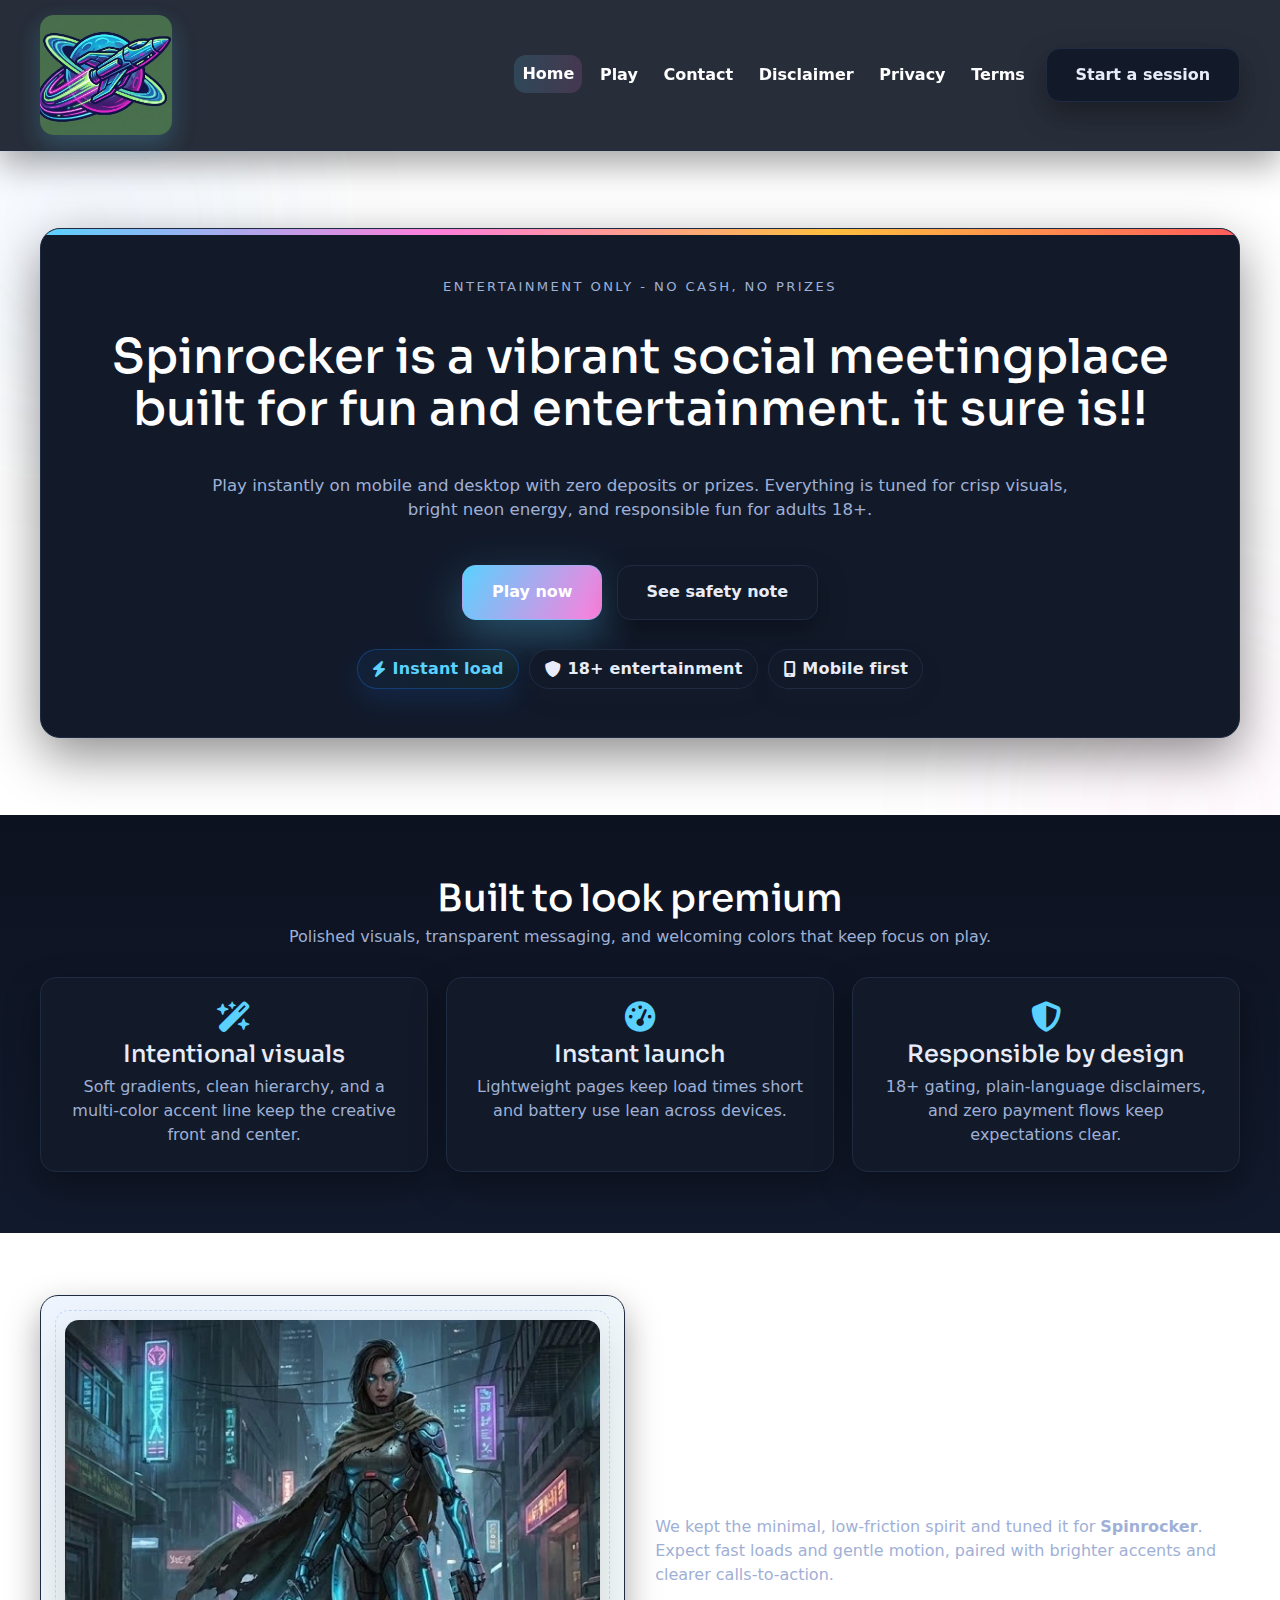
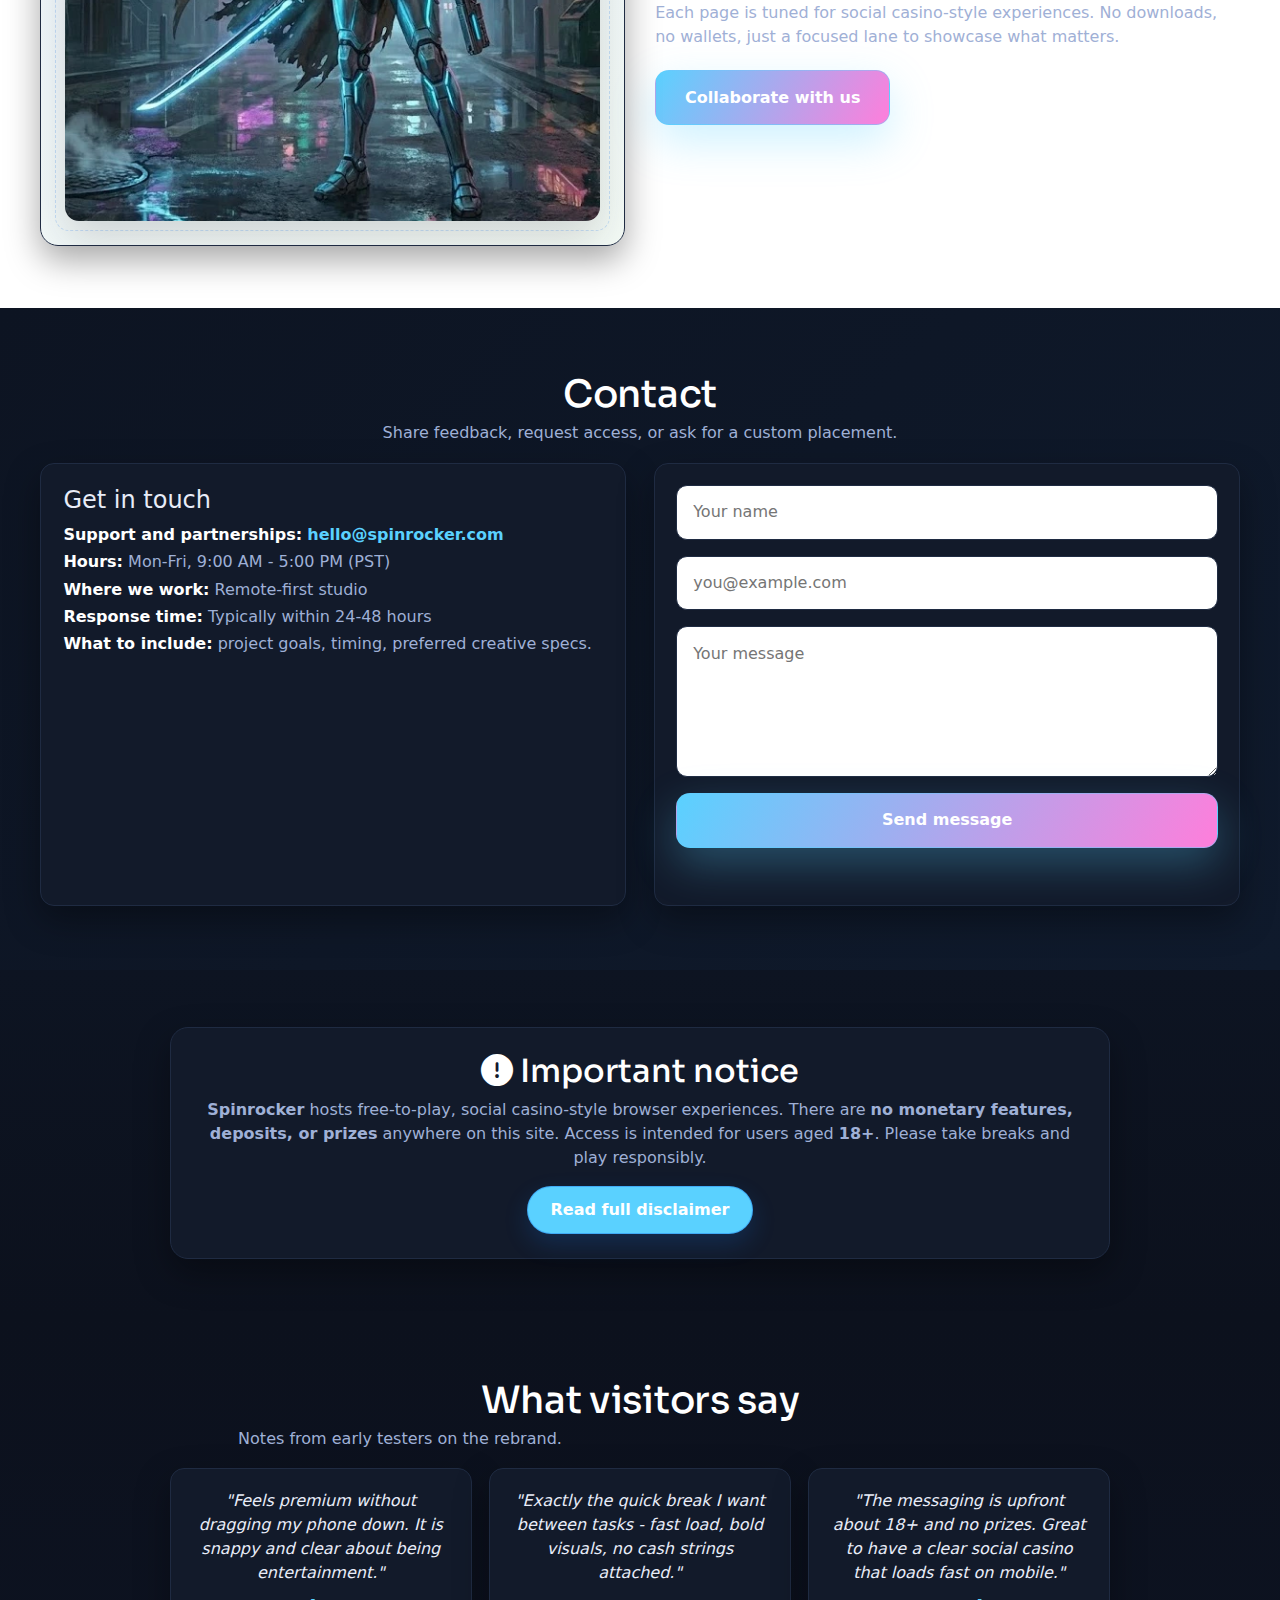
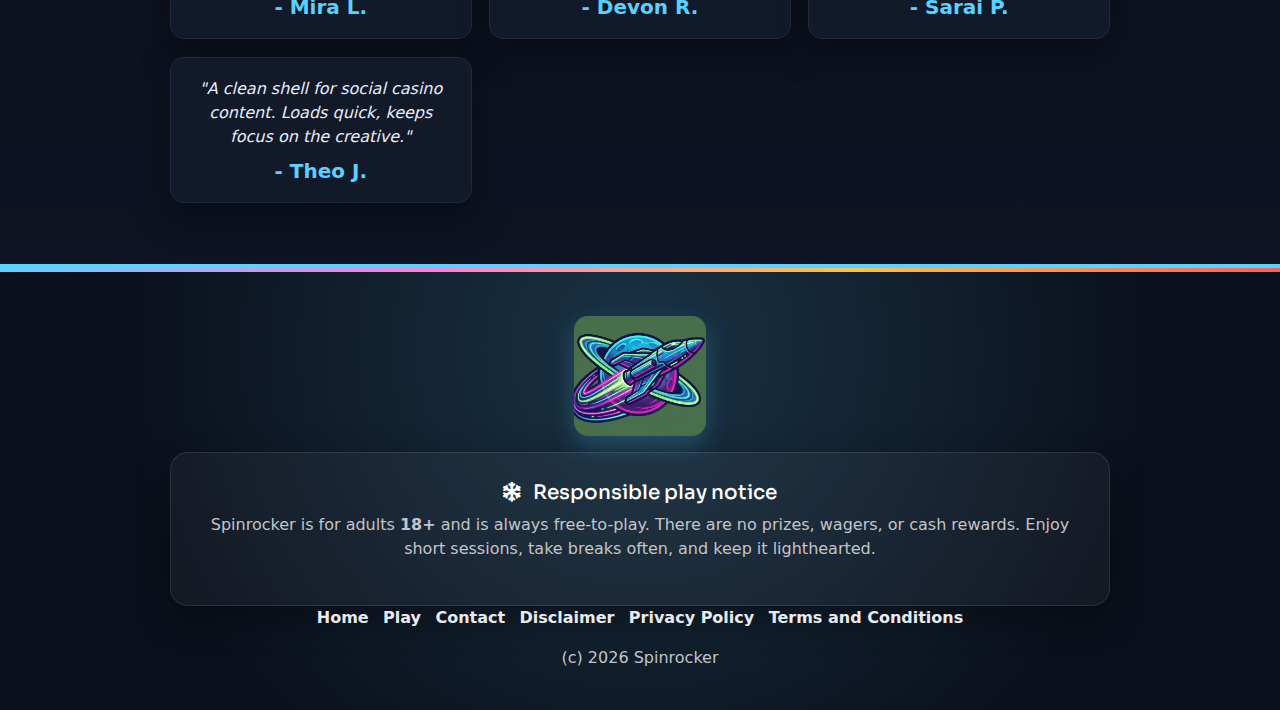
<file: index.html>
<!DOCTYPE html>
<html lang="en">
<head>
  <meta charset="utf-8">
  <meta name="viewport" content="width=device-width, initial-scale=1">
  <title>Spinrocker - Social casino entertainment, no cash required</title>
  <meta name="description" content="Spinrocker is a lean, free-to-play social casino destination. Instant browser play, 18+ only, zero deposits or prizes.">
  <link rel="icon" type="image/x-icon" href="/favicon.ico">
  <link rel="icon" type="image/png" sizes="32x32" href="/favicon-32x32.png">
  <link rel="icon" type="image/png" sizes="512x512" href="/android-chrome-512x512.png">
  <link rel="apple-touch-icon" sizes="180x180" href="/apple-touch-icon.png">
  <link rel="preconnect" href="https://fonts.googleapis.com">
  <link rel="preconnect" href="https://fonts.gstatic.com" crossorigin="">
  <link href="https://fonts.googleapis.com/css2?family=Manrope:wght@500;600;700&amp;family=Sora:wght@600;700&amp;display=swap" rel="stylesheet">
  <link href="https://cdn.jsdelivr.net/npm/bootstrap@5.3.3/dist/css/bootstrap.min.css" rel="stylesheet">
  <link rel="stylesheet" href="https://cdnjs.cloudflare.com/ajax/libs/font-awesome/6.5.2/css/all.min.css">
  <style>
:root{
  --bg: #0a0d14;
  --bg-2: #0f1624;
  --surface: #121a2a;
  --surface-strong: #182236;
  --ink: #e8ecf8;
  --muted: #9fb0d6;
  --heading: #ffffff;
  --accent: #5ad1ff;
  --accent-2: #ff7edb;
  --accent-warm: #ffbf3f;
  --accent-red: #ff5c5c;
  --border: #1f2b42;
  --radius: 16px;
  --font-heading: "Sora", "Manrope", system-ui, sans-serif;
  --font-body: "Manrope", system-ui, sans-serif;
  --shadow: 0 20px 60px rgba(90,209,255,0.18);
  --shadow-soft: 0 14px 34px rgba(0,0,0,0.35);
}

*{box-sizing:border-box}
body.sr-shell-p5xk{
  margin:0;
  font-family:var(--font-body);
  background:
    radial-gradient(circle at 14% 18%, rgba(90,209,255,0.16), transparent 36%),
    radial-gradient(circle at 86% 12%, rgba(255,126,219,0.14), transparent 40%),
    radial-gradient(circle at 30% 82%, rgba(255,191,63,0.16), transparent 38%),
    linear-gradient(140deg, var(--bg), var(--bg-2));
  color:var(--ink);
  line-height:1.7;
  min-height:100vh;
  -webkit-font-smoothing:antialiased;
}
a{color:var(--accent); text-decoration:none; transition:color .18s, opacity .18s}
a:hover{color:var(--accent-red); opacity:0.92}
.link-accent-z0rn{color:var(--accent); font-weight:700}
.link-accent-z0rn:hover{color:var(--accent-red)}
img{max-width:100%; display:block; border-radius:8px}

.sr-container-g1j0{width:min(1200px, 100% - 2.6rem); margin:0 auto}

.sr-nav-a9ht{
  background:rgba(15,22,36,0.9);
  border-bottom:1px solid var(--border);
  box-shadow:0 14px 32px rgba(0,0,0,0.35);
  backdrop-filter:blur(12px);
  position:sticky;
  top:0;
  z-index:60;
  padding:0.95rem 0;
}
.sr-brand-b4lm{
  display:flex;
  align-items:center;
  gap:0.75rem;
  padding:0;
  text-decoration:none;
}
.sr-logo-w3uk{
  width:132px;
  height:auto;
  display:block;
  border-radius:14px;
  box-shadow:0 10px 24px rgba(90,209,255,0.22);
}
.sr-nav-link-m0ck{
  color:#ffffff;
  font-weight:700;
  margin:0 0.3rem;
  padding:0.45rem 0.9rem;
  border-radius:12px;
  transition:background .15s, color .15s, transform .15s;
}
.sr-nav-link-m0ck:hover,
.sr-nav-link-m0ck.active{
  background:linear-gradient(90deg, rgba(90,209,255,0.16), rgba(255,126,219,0.14));
  color:#ffffff;
  transform:translateY(-1px);
}
.navbar-nav .nav-link.active,
.navbar-nav .nav-link.show{
  color:#ffffff !important;
}
.navbar-toggler{
  border:1px solid var(--border);
  color:var(--ink);
}
.navbar-toggler:focus{box-shadow:0 0 0 3px rgba(26,115,232,0.2)}

.sr-btn-prim-b7ce,
.sr-btn-ghost-e1rt{
  display:inline-flex;
  align-items:center;
  justify-content:center;
  gap:0.4rem;
  padding:0.9rem 1.8rem;
  border-radius:14px;
  font-weight:700;
  border:1px solid transparent;
  cursor:pointer;
  transition:transform .16s ease, box-shadow .2s ease, background .2s ease, color .2s ease, border .2s ease;
  text-decoration:none;
}
.sr-btn-prim-b7ce{
    background:linear-gradient(120deg, #5ad1ff, #ff7edb);
    color:#ffffff;
    border-color:rgba(90,209,255,0.45);
    box-shadow:0 16px 44px rgba(90,209,255,0.3);
  }
.sr-btn-prim-b7ce:hover{
    transform:translateY(-2px);
    box-shadow:0 18px 50px rgba(255,126,219,0.28);
    color:#ffffff;
  }
.sr-btn-ghost-e1rt{
  background:var(--surface);
  border-color:var(--border);
  color:var(--ink);
  box-shadow:0 12px 28px rgba(0,0,0,0.35);
}
.sr-btn-ghost-e1rt:hover{color:var(--accent); border-color:rgba(90,209,255,0.5)}

.sr-eyebrow-d7pc{
  text-transform:uppercase;
  letter-spacing:2.4px;
  font-size:0.82rem;
  color:var(--muted);
  margin:0 0 0.35rem;
}
.sr-section-title-c6ur{
  font-family:var(--font-heading);
  color:var(--heading);
  font-size:2.35rem;
  margin:0 0 0.55rem;
  letter-spacing:-0.3px;
}
.sr-section-sub-a3ms{margin:0 0 1.1rem; color:var(--muted); max-width:720px}

.sr-hero-c3ne{
  position:relative;
  padding:clamp(3.2rem, 6vw, 5.4rem) 0;
  overflow:hidden;
}
.sr-hero-c3ne::before,
.sr-hero-c3ne::after{
  content:"";
  position:absolute;
  width:420px; height:420px;
  border-radius:50%;
  filter:blur(120px);
  opacity:0.6;
  z-index:0;
}
.sr-hero-c3ne::before{top:-140px; left:-120px; background:radial-gradient(circle, rgba(26,115,232,0.25), transparent 64%)}
.sr-hero-c3ne::after{bottom:-200px; right:-120px; background:radial-gradient(circle, rgba(255,126,219,0.26), transparent 62%)}
.sr-hero-inner-w1sn{
  position:relative;
  z-index:1;
  display:grid;
  gap:1.8rem;
  text-align:center;
  background:var(--surface);
  border:1px solid var(--border);
  padding:clamp(2rem, 5vw, 3rem);
  border-radius:calc(var(--radius) + 4px);
  box-shadow:0 18px 52px rgba(0,0,0,0.45);
  overflow:hidden;
}
.sr-hero-inner-w1sn::before{
  content:"";
  position:absolute;
  top:0;
  left:0;
  width:100%;
  height:6px;
  background:linear-gradient(90deg, #5ad1ff 0%, #ff7edb 33%, #ffbf3f 66%, #ff5c5c 100%);
}
.sr-hero-title-w4qm{
  font-family:var(--font-heading);
  font-size:3rem;
  line-height:1.08;
  margin:0 0 0.65rem;
  color:var(--heading);
}
.sr-hero-sub-j2fe{
  color:var(--muted);
  margin:0 auto;
  max-width:860px;
  font-size:1.04rem;
}
.sr-hero-cta-k7eq{display:flex; justify-content:center; gap:0.9rem; flex-wrap:wrap; margin-top:0.8rem}
.sr-hero-badges-f4an{
  display:flex;
  justify-content:center;
  gap:0.65rem;
  flex-wrap:wrap;
}
.sr-pill-w3ah{
  background:var(--surface);
  color:var(--ink);
  padding:0.45rem 0.9rem;
  border-radius:999px;
  font-weight:700;
  letter-spacing:0.2px;
  border:1px solid var(--border);
  box-shadow:0 10px 24px rgba(32,33,36,0.08);
  display:inline-flex;
  align-items:center;
  gap:0.4rem;
}
.sr-pill-w3ah.sr-pill-accent-s9ne{
  border-color:rgba(26,115,232,0.35);
  color:var(--accent);
  background:linear-gradient(120deg, rgba(26,115,232,0.08), rgba(52,168,83,0.08));
  box-shadow:0 12px 26px rgba(26,115,232,0.14);
}

.sr-section-features-k5yb{
  padding:3.8rem 0;
  background:linear-gradient(180deg, #0d1220 0%, #111a2c 100%);
}
.sr-grid-feat-r1nk{
  display:grid;
  grid-template-columns:repeat(auto-fit, minmax(240px,1fr));
  gap:1.1rem;
  margin-top:1.8rem;
}
.sr-card-feat-u6pw{
  background:var(--surface);
  border:1px solid var(--border);
  padding:1.5rem;
  border-radius:var(--radius);
  color:var(--ink);
  transition:transform .16s, box-shadow .16s, border-color .16s;
  box-shadow:var(--shadow-soft);
  position:relative;
  overflow:hidden;
}
.sr-card-feat-u6pw::after{
  content:"";
  position:absolute;
  inset:0;
  background:linear-gradient(135deg, rgba(90,209,255,0.08), rgba(255,126,219,0.06));
  opacity:0;
  transition:opacity .2s;
  z-index:0;
}
.sr-card-feat-u6pw:hover{transform:translateY(-4px); box-shadow:0 18px 46px rgba(90,209,255,0.22); border-color:rgba(90,209,255,0.5)}
.sr-card-feat-u6pw:hover::after{opacity:1}
.sr-card-feat-u6pw > *{position:relative; z-index:1}
.sr-icon-feat-m8rd{font-size:1.9rem; color:var(--accent); margin-bottom:0.45rem}
.sr-card-feat-u6pw h4{margin:0 0 0.4rem; font-family:var(--font-heading)}
.sr-card-feat-u6pw p{margin:0; color:var(--muted)}

.sr-section-about-d8tc{padding:3.9rem 0}
.sr-grid-about-d3ye{
  display:grid;
  grid-template-columns:1fr 1fr;
  gap:1.9rem;
  align-items:center;
}
.sr-about-visual-l0rx{
  background:linear-gradient(155deg, rgba(26,115,232,0.08), rgba(52,168,83,0.06));
  border:1px solid var(--border);
  border-radius:18px;
  padding:1.5rem;
  position:relative;
  box-shadow:var(--shadow-soft);
  overflow:hidden;
}
.sr-about-visual-l0rx::after{
  content:"";
  position:absolute;
  inset:14px;
  border-radius:14px;
  border:1px dashed rgba(26,115,232,0.2);
}
.sr-about-visual-l0rx img{border-radius:14px; box-shadow:0 18px 40px rgba(32,33,36,0.16)}
.sr-about-copy-y6mn p{color:var(--muted); margin:0 0 0.85rem}
.sr-about-copy-y6mn .sr-btn-prim-b7ce{margin-top:0.5rem}

.sr-section-contact-b9te{
  background:linear-gradient(135deg, #0d1422 0%, #0f1a2c 100%);
  padding:4rem 0;
}
.sr-grid-contact-l2np{
  display:grid;
  grid-template-columns:1fr 1fr;
  gap:1.8rem;
}
.sr-contact-box-h5qm{
  background:var(--surface);
  border:1px solid var(--border);
  border-radius:14px;
  padding:1.4rem;
  color:var(--ink);
  box-shadow:var(--shadow-soft);
}
.sr-contact-box-h5qm p{margin:0.2rem 0; color:var(--muted)}
.sr-contact-box-h5qm strong{color:var(--heading)}
.sr-contact-form-q3zv{
  background:var(--surface);
  border:1px solid var(--border);
  border-radius:14px;
  padding:1.3rem;
  display:flex;
  flex-direction:column;
  gap:1rem;
  box-shadow:var(--shadow-soft);
}
.sr-field-n1uz{
  width:100%;
  padding:0.9rem 1rem;
  border-radius:11px;
  border:1px solid var(--border);
  background:#ffffff;
  color:var(--ink);
  font-size:1rem;
  transition:border .16s, box-shadow .16s;
}
.sr-field-n1uz:focus{
  outline:none;
  border-color:var(--accent);
  box-shadow:0 0 0 3px rgba(26,115,232,0.2);
}
.sr-status-x0jp,
.form-status{
  min-height:20px;
  color:var(--muted);
  margin:0;
}
.sr-status-x0jp.success,
.form-status.success{color:var(--accent-2)}
.sr-status-x0jp.error,
.form-status.error{color:var(--accent-red)}

.sr-section-notice-m8cz{
  padding:3.6rem 0;
  background:linear-gradient(180deg, #0d1422 0%, #0c111d 100%);
}
.sr-notice-box-q7lt{
  max-width:940px;
  margin:0 auto;
  background:var(--surface);
  border:1px solid var(--border);
  padding:1.8rem;
  border-radius:18px;
  text-align:center;
  box-shadow:var(--shadow-soft);
}
.sr-notice-title-s4ye{
  color:var(--heading);
  margin:0 0 0.45rem;
  font-family:var(--font-heading);
}
.sr-notice-box-q7lt p{color:var(--muted); margin:0 0 1rem}
.sr-notice-btn-p7zo{
  background:var(--accent);
  color:#ffffff;
  padding:0.7rem 1.4rem;
  border-radius:999px;
  font-weight:700;
  display:inline-block;
  border:1px solid rgba(26,115,232,0.4);
  box-shadow:0 10px 24px rgba(26,115,232,0.2);
}
.sr-notice-btn-p7zo:hover{background:var(--accent-2); color:#ffffff}

.sr-section-reviews-p1av{
  padding:3.8rem 0;
  text-align:center;
  background:linear-gradient(180deg, #0c111d 0%, #0d1322 100%);
}
.sr-grid-rev-h4up{
  max-width:940px;
  margin:0 auto;
  display:grid;
  grid-template-columns:repeat(auto-fit, minmax(260px,1fr));
  gap:1.1rem;
}
.sr-card-rev-q2bv{
  background:var(--surface);
  border:1px solid var(--border);
  padding:1.2rem;
  border-radius:14px;
  box-shadow:var(--shadow-soft);
}
.sr-quote-i8sm{font-style:italic; color:var(--ink); margin:0 0 0.65rem}
.sr-author-t9bz{color:var(--accent); font-weight:700; margin:0}

.sr-footer-t2qn{
  background:#0b101c;
  color:#e8eaed;
  text-align:center;
  padding:3rem 1rem 2.5rem;
  border-top:4px solid #5ad1ff;
  position:relative;
  overflow:hidden;
}
.sr-footer-t2qn::before{
  content:"";
  position:absolute;
  inset:0;
  background:radial-gradient(circle at 50% 18%, rgba(90,209,255,0.18), transparent 70%);
  z-index:0;
}
.sr-footer-t2qn::after{
  content:"";
  position:absolute;
  top:0;
  left:0;
  height:4px;
  width:100%;
  background:linear-gradient(90deg, #5ad1ff, #ff7edb, #ffbf3f, #ff5c5c);
  z-index:1;
}
.sr-footer-t2qn .sr-container-g1j0{position:relative; z-index:2}
.sr-footer-brand-m5lw{
  display:flex;
  align-items:center;
  justify-content:center;
  gap:0.8rem;
  margin-bottom:1rem;
}
.sr-footer-links-r0fs{
  display:flex;
  justify-content:center;
  gap:0.9rem;
  flex-wrap:wrap;
  padding:0;
  margin:0 0 1rem;
  list-style:none;
}
.sr-footer-links-r0fs a{
  color:#e8eaed;
  font-weight:600;
}
.sr-footer-links-r0fs a:hover{color:#fbbc05}
.sr-copy-w9nj{color:#c3c4c7; margin:0}
.sr-footer-t2qn .sr-notice-box-q7lt{
  background:rgba(255,255,255,0.04);
  border:1px solid rgba(255,255,255,0.1);
  color:#e8eaed;
}
.sr-footer-t2qn .sr-notice-box-q7lt p{color:#c3c4c7}

.sr-scroll-top-y0ke{
  position:fixed;
  right:22px;
  bottom:22px;
  width:46px;
  height:46px;
  border-radius:50%;
  border:none;
  background:linear-gradient(135deg, #1a73e8, #ea4335);
  color:#ffffff;
  display:flex;
  align-items:center;
  justify-content:center;
  cursor:pointer;
  box-shadow:0 14px 34px rgba(26,115,232,0.35);
  opacity:0;
  visibility:hidden;
  transition:all .16s;
  z-index:90;
}
.sr-scroll-top-y0ke.show{opacity:1; visibility:visible}
.sr-scroll-top-y0ke:hover{background:linear-gradient(135deg, #34a853, #1a73e8)}
  
  .sr-screen-reader-i2jx{
    position:absolute;
    width:1px;
    height:1px;
    padding:0;
    margin:-1px;
    overflow:hidden;
    clip:rect(0,0,0,0);
    border:0;
  }

@media (max-width: 992px){
  .sr-grid-about-d3ye,
  .sr-grid-contact-l2np{
    grid-template-columns:1fr;
  }
  .sr-hero-inner-w1sn{padding:2rem}
}
@media (max-width: 768px){
  .sr-hero-title-w4qm{font-size:2.4rem}
  .sr-nav-a9ht{padding:0.75rem 0}
  .sr-logo-w3uk{width:120px}
}
@media (max-width: 576px){
  .sr-hero-cta-k7eq{flex-direction:column}
  .sr-logo-w3uk{width:110px}
  .sr-container-g1j0{width:min(1200px, 100% - 1.6rem)}
}
  </style>
</head>
<body>

<nav class="navbar navbar-expand-lg sr-nav-a9ht">
  <div class="sr-container-g1j0 d-flex align-items-center">
    <a class="navbar-brand sr-brand-b4lm" href="/" style="position: relative;">
      <img class="sr-logo-w3uk" src="assets/img.png" alt="Spinrocker logo">
      <span class="sr-screen-reader-i2jx">Spinrocker</span>
    </a>

    <button class="navbar-toggler ms-auto" type="button" data-bs-toggle="collapse" data-bs-target="#navMenu" aria-controls="navMenu" aria-expanded="false" aria-label="Toggle navigation">
      <span class="navbar-toggler-icon navbar-toggler-icon-x7i3"><i class="fas fas-c9r9 fa-bars fa-bars-y5b5"></i></span>
    </button>

    <div class="collapse navbar-collapse justify-content-end" id="navMenu">
      <ul class="navbar-nav mb-2 mb-lg-0 align-items-lg-center">
        <li class="nav-item"><a class="nav-link sr-nav-link-m0ck active" href="#home">Home</a></li>
        <li class="nav-item"><a class="nav-link sr-nav-link-m0ck" href="/play">Play</a></li>
        <li class="nav-item"><a class="nav-link sr-nav-link-m0ck" href="#contact">Contact</a></li>
        <li class="nav-item"><a class="nav-link sr-nav-link-m0ck" href="/disclaimer">Disclaimer</a></li>
        <li class="nav-item"><a class="nav-link sr-nav-link-m0ck" href="/privacy-policy">Privacy</a></li>
        <li class="nav-item"><a class="nav-link sr-nav-link-m0ck" href="/terms-and-conditions">Terms</a></li>
        <li class="nav-item ms-lg-2">
          <a class="sr-btn-ghost-e1rt" href="/play">Start a session</a>
        </li>
      </ul>
    </div>
  </div>
</nav>

<main>
  <!-- HERO -->
  <section id="home" class="sr-hero-c3ne">
    <div class="sr-container-g1j0">
      <div class="sr-hero-inner-w1sn text-center">
        <p class="sr-eyebrow-d7pc" style="">Entertainment only - no cash, no prizes</p>
        <h1 class="sr-hero-title-w4qm" style="">Spinrocker is a vibrant social meetingplace built for fun and entertainment. it sure is!!</h1>
        <p class="sr-hero-sub-j2fe">
          Play instantly on mobile and desktop with zero deposits or prizes. Everything is tuned for crisp visuals, bright neon energy, and responsible fun for adults 18+.
        </p>
        <div class="sr-hero-cta-k7eq">
          <a href="/play" class="sr-btn-prim-b7ce">Play now</a>
          <a href="#disclaimer-block" class="sr-btn-ghost-e1rt">See safety note</a>
        </div>
        <div class="sr-hero-badges-f4an">
          <span class="sr-pill-w3ah sr-pill-accent-s9ne"><i class="fa-solid fa-bolt"></i>Instant load</span>
          <span class="sr-pill-w3ah"><i class="fa-solid fa-shield"></i>18+ entertainment</span>
          <span class="sr-pill-w3ah"><i class="fa-solid fa-mobile-screen"></i>Mobile first</span>
        </div>
      </div>
    </div>
  </section>

  <!-- FEATURES -->
  <section id="features" class="sr-section-features-k5yb">
    <div class="sr-container-g1j0 text-center">
      <h2 class="sr-section-title-c6ur mb-1">Built to look premium</h2>
      <p class="sr-section-sub-a3ms mx-auto">Polished visuals, transparent messaging, and welcoming colors that keep focus on play.</p>
      <div class="sr-grid-feat-r1nk">
        <div class="sr-card-feat-u6pw">
          <i class="fa-solid fa-wand-magic-sparkles sr-icon-feat-m8rd"></i>
          <h4>Intentional visuals</h4>
          <p>Soft gradients, clean hierarchy, and a multi-color accent line keep the creative front and center.</p>
        </div>
        <div class="sr-card-feat-u6pw">
          <i class="fa-solid fa-gauge-high sr-icon-feat-m8rd"></i>
          <h4>Instant launch</h4>
          <p>Lightweight pages keep load times short and battery use lean across devices.</p>
        </div>
        <div class="sr-card-feat-u6pw">
          <i class="fa-solid fa-shield-halved sr-icon-feat-m8rd"></i>
          <h4>Responsible by design</h4>
          <p>18+ gating, plain-language disclaimers, and zero payment flows keep expectations clear.</p>
        </div>
      </div>
    </div>
  </section>

  <!-- ABOUT -->
  <section id="about" class="sr-section-about-d8tc">
    <div class="sr-container-g1j0">
      <div class="sr-grid-about-d3ye">
        <div class="sr-about-visual-l0rx">
          <img src="assets/herobackground01.webp" alt="Spinrocker highlight collage">
        </div>
        <div class="sr-about-copy-y6mn">
          <h2 class="sr-section-title-c6ur">From calm Arctic to bold Spinrocker</h2>
          <p>
            We kept the minimal, low-friction spirit and tuned it for <strong>Spinrocker</strong>. Expect fast loads and gentle motion, paired with brighter accents and clearer calls-to-action.
          </p>
          <p>
            Each page is tuned for social casino-style experiences. No downloads, no wallets, just a focused lane to showcase what matters.
          </p>
          <a href="#contact" class="sr-btn-prim-b7ce">Collaborate with us</a>
        </div>
      </div>
    </div>
  </section>

  <!-- CONTACT -->
  <section id="contact" class="sr-section-contact-b9te">
    <div class="sr-container-g1j0">
      <h2 class="sr-section-title-c6ur text-center mb-1">Contact</h2>
      <p class="sr-section-sub-a3ms text-center mx-auto">Share feedback, request access, or ask for a custom placement.</p>

      <div class="sr-grid-contact-l2np">
        <div class="sr-contact-box-h5qm">
          <h4>Get in touch</h4>
          <p><strong>Support and partnerships:</strong> <a href="mailto:hello@spinrocker.com" class="link-accent-z0rn">hello@spinrocker.com</a></p>
          <p><strong>Hours:</strong> Mon-Fri, 9:00 AM - 5:00 PM (PST)</p>
          <p><strong>Where we work:</strong> Remote-first studio</p>
          <p><strong>Response time:</strong> Typically within 24-48 hours</p>
          <p><strong>What to include:</strong> project goals, timing, preferred creative specs.</p>
        </div>

        <form id="hubForm" class="sr-contact-form-q3zv" novalidate="">
          <input class="sr-field-n1uz" type="text" id="hubName" placeholder="Your name" required="" minlength="2" maxlength="60">
          <input class="sr-field-n1uz" type="email" id="hubEmail" placeholder="you@example.com" required="">
          <textarea class="sr-field-n1uz" id="hubMessage" rows="5" placeholder="Your message" required=""></textarea>
          <button type="submit" class="sr-btn-prim-b7ce">Send message</button>
          <p id="hubStatus" class="sr-status-x0jp" aria-live="polite"></p>
        </form>
      </div>
    </div>
  </section>

  <!-- DISCLAIMER CARD -->
  <section id="disclaimer-block" class="sr-section-notice-m8cz text-center" aria-labelledby="disclaimer-title">
    <div class="sr-container-g1j0">
      <div class="sr-notice-box-q7lt mx-auto p-4">
        <h2 id="disclaimer-title" class="sr-notice-title-s4ye">
          <i class="fas fas-c9r9 fa-circle-exclamation fa-circle-exclamation-l6e8"></i> Important notice
        </h2>
        <p>
          <strong>Spinrocker</strong> hosts free-to-play, social casino-style browser experiences. There are <strong>no monetary features, deposits, or prizes</strong> anywhere on this site. Access is intended for users aged <strong>18+</strong>. Please take breaks and play responsibly.
        </p>
        <a href="/disclaimer" class="sr-notice-btn-p7zo">Read full disclaimer</a>
      </div>
    </div>
  </section>

  <!-- REVIEWS -->
  <section id="reviews" class="sr-section-reviews-p1av">
    <div class="sr-container-g1j0">
      <h2 class="sr-section-title-c6ur mb-1 text-center">What visitors say</h2>
      <p class="sr-section-sub-a3ms text-center">Notes from early testers on the rebrand.</p>
      <div class="sr-grid-rev-h4up">
        <div class="sr-card-rev-q2bv">
          <p class="sr-quote-i8sm">"Feels premium without dragging my phone down. It is snappy and clear about being entertainment."</p>
          <h5 class="sr-author-t9bz">- Mira L.</h5>
        </div>
        <div class="sr-card-rev-q2bv">
          <p class="sr-quote-i8sm">"Exactly the quick break I want between tasks - fast load, bold visuals, no cash strings attached."</p>
          <h5 class="sr-author-t9bz">- Devon R.</h5>
        </div>
        <div class="sr-card-rev-q2bv">
          <p class="sr-quote-i8sm">"The messaging is upfront about 18+ and no prizes. Great to have a clear social casino that loads fast on mobile."</p>
          <h5 class="sr-author-t9bz">- Sarai P.</h5>
        </div>
        <div class="sr-card-rev-q2bv">
          <p class="sr-quote-i8sm">"A clean shell for social casino content. Loads quick, keeps focus on the creative."</p>
          <h5 class="sr-author-t9bz">- Theo J.</h5>
        </div>
      </div>
    </div>
  </section>
</main>

<!-- FOOTER -->
<footer class="sr-footer-t2qn">
  <div class="sr-container-g1j0">
    <div class="sr-footer-brand-m5lw" style="position: relative;">
      <img class="sr-logo-w3uk" src="assets/img.png" alt="Spinrocker logo">
      <span class="sr-screen-reader-i2jx">Spinrocker</span>
    </div>

    <div class="sr-notice-box-q7lt">
      <h5 class="sr-notice-title-s4ye"><i class="fas fas-c9r9 fa-snowflake fa-snowflake-c4q3 me-2 me-2-e8c6"></i> Responsible play notice</h5>
      <p>
        Spinrocker is for adults <strong>18+</strong> and is always free-to-play. There are no prizes, wagers, or cash rewards. Enjoy short sessions, take breaks often, and keep it lighthearted.
      </p>
    </div>

    <ul class="sr-footer-links-r0fs">
      <li><a href="/">Home</a></li>
      <li><a href="/play">Play</a></li>
      <li><a href="#contact">Contact</a></li>
      <li><a href="/disclaimer">Disclaimer</a></li>
      <li><a href="/privacy-policy">Privacy Policy</a></li>
      <li><a href="/terms-and-conditions">Terms and Conditions</a></li>
    </ul>

    <p class="sr-copy-w9nj">(c) <span data-year=""></span> Spinrocker</p>
  </div>
</footer>

<!-- SCROLL TO TOP -->
<button id="hubScrollTop" class="sr-scroll-top-y0ke" aria-label="Scroll to top">
  <i class="fas fas-c9r9 fa-chevron-up fa-chevron-up-q5p4"></i>
</button>

<!-- Scripts -->
<script src="https://cdn.jsdelivr.net/npm/bootstrap@5.3.3/dist/js/bootstrap.bundle.min.js"></script>
<script src="assets/main.js" defer=""></script>




</body>
</html>
</file>
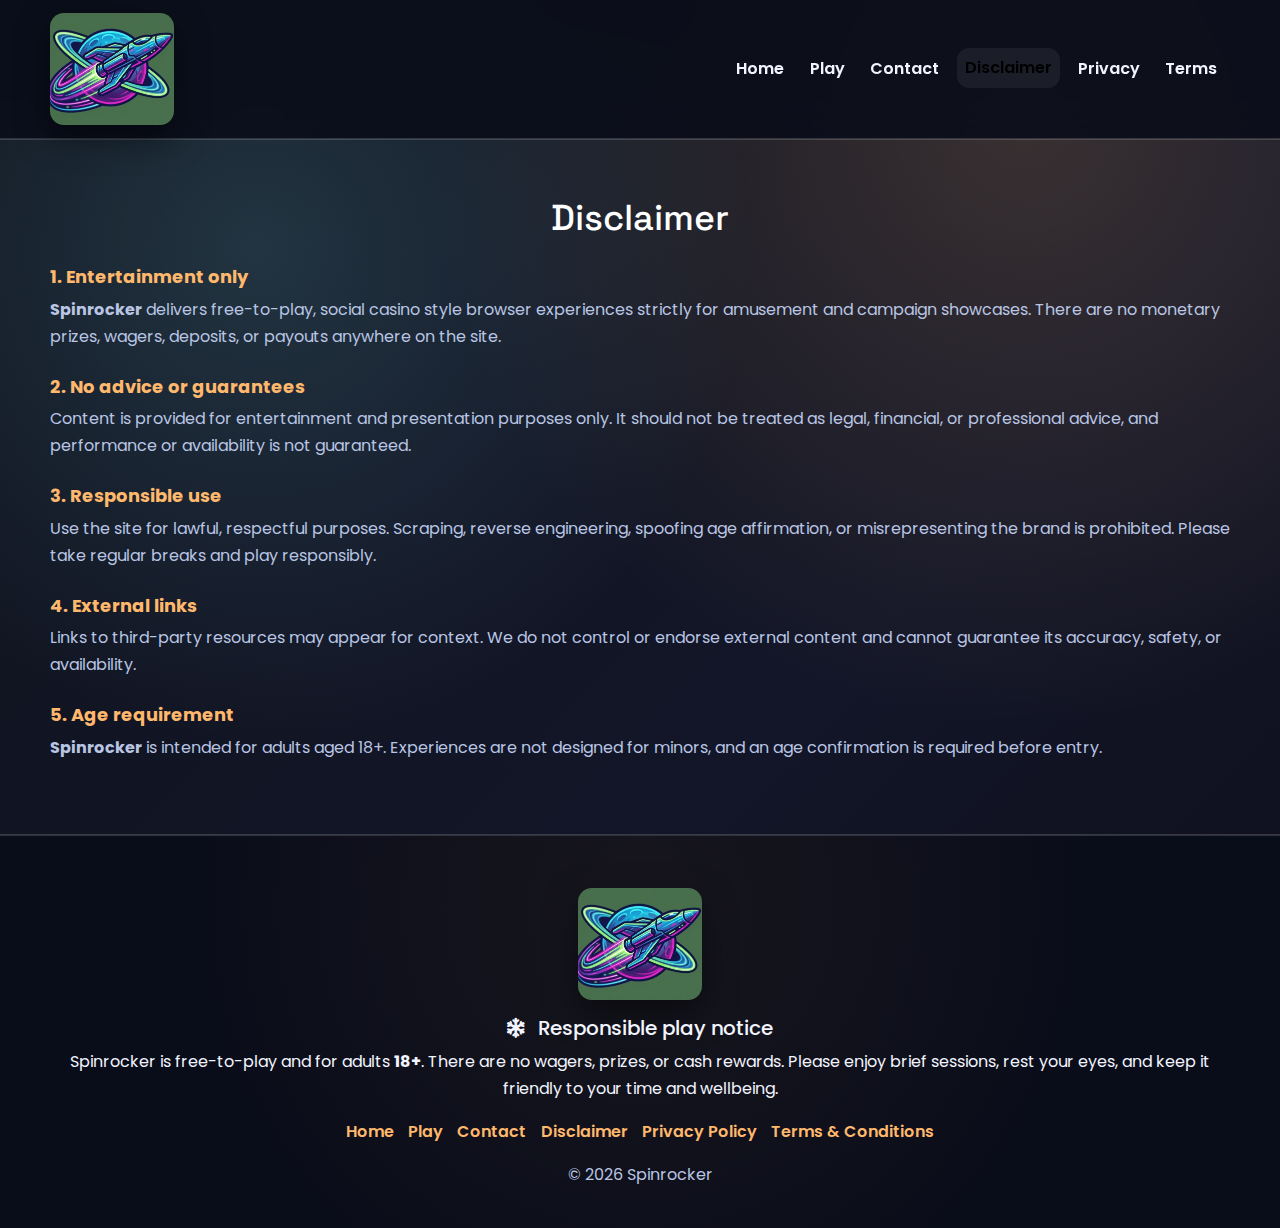
<file: disclaimer/index.html>
<!doctype html>
<html lang="en">
<head>
  <meta charset="utf-8">
  <meta name="viewport" content="width=device-width, initial-scale=1">
  <title>Disclaimer - Spinrocker</title>
  <meta name="description" content="Disclaimer for Spinrocker, a free-to-play, 18+ social casino style experience with no monetary prizes or deposits.">
  <link rel="icon" type="image/x-icon" href="/favicon.ico">
  <link rel="icon" type="image/png" sizes="32x32" href="/favicon-32x32.png">
  <link rel="icon" type="image/png" sizes="512x512" href="/android-chrome-512x512.png">
  <link rel="apple-touch-icon" sizes="180x180" href="/apple-touch-icon.png">
  <link rel="preconnect" href="https://fonts.googleapis.com">
  <link rel="preconnect" href="https://fonts.gstatic.com" crossorigin>
  <link href="https://fonts.googleapis.com/css2?family=Poppins:wght@400;500;600;700&family=Space+Grotesk:wght@500;600;700&display=swap" rel="stylesheet">
  <link href="https://cdn.jsdelivr.net/npm/bootstrap@5.3.3/dist/css/bootstrap.min.css" rel="stylesheet">
  <link rel="stylesheet" href="https://cdnjs.cloudflare.com/ajax/libs/font-awesome/6.5.2/css/all.min.css">
  <style>
:root{
  --bg: #0b0f18;
  --bg-2: #0f1224;
  --panel: rgba(255,255,255,0.06);
  --panel-strong: rgba(255,255,255,0.1);
  --text: #f2f5ff;
  --muted: #b9c5e3;
  --heading: #ffffff;
  --accent: #ffb86c;
  --accent-2: #7ad7f0;
  --border: rgba(255,255,255,0.16);
  --radius: 16px;
  --font-heading: "Space Grotesk", "Inter", system-ui, sans-serif;
  --font-body: "Poppins", "Inter", system-ui, sans-serif;
  --shadow: 0 30px 80px rgba(0,0,0,0.55);
}

*{box-sizing:border-box}
body.sr-shell-p5xk{
  margin:0;
  font-family:var(--font-body);
  background:
    radial-gradient(circle at 20% 20%, rgba(122,215,240,0.16), transparent 35%),
    radial-gradient(circle at 80% 10%, rgba(255,184,108,0.16), transparent 40%),
    linear-gradient(135deg, var(--bg), var(--bg-2) 60%, #0a0a16);
  color:var(--text);
  line-height:1.7;
  min-height:100vh;
  -webkit-font-smoothing:antialiased;
}
a{color:var(--accent-2); text-decoration:none; transition:color .18s, opacity .18s}
a:hover{color:var(--accent); opacity:0.9}
.link-accent-z0rn{color:var(--accent); font-weight:700}
.link-accent-z0rn:hover{color:var(--accent-2)}
img{max-width:100%; display:block}

.sr-container-g1j0{width:min(1180px, 100% - 2.5rem); margin:0 auto}

.sr-nav-a9ht{
  background:rgba(10,13,25,0.9);
  border-bottom:1px solid var(--border);
  backdrop-filter:blur(16px);
  position:sticky;
  top:0;
  z-index:60;
  padding:0.8rem 0;
}
.sr-brand-b4lm{
  display:flex;
  align-items:center;
  gap:0.75rem;
  padding:0;
}
.sr-logo-w3uk{
  width:124px;
  height:auto;
  display:block;
  border-radius:14px;
  box-shadow:0 12px 32px rgba(0,0,0,0.5);
}
.sr-nav-link-m0ck{
  color:var(--text);
  font-weight:600;
  margin:0 0.3rem;
  padding:0.4rem 0.75rem;
  border-radius:12px;
  transition:background .15s, color .15s, transform .15s;
}
.sr-nav-link-m0ck:hover,
.sr-nav-link-m0ck.active{
  background:var(--panel);
  color:var(--accent);
  transform:translateY(-1px);
}
.navbar-toggler{
  border:1px solid var(--border);
  color:var(--text);
}
.navbar-toggler:focus{box-shadow:0 0 0 3px rgba(122,215,240,0.18)}

.sr-section-title-c6ur{
  font-family:var(--font-heading);
  color:var(--heading);
  font-size:2.25rem;
  margin:0 0 0.55rem;
}
.sr-section-sub-a3ms{margin:0 0 1.1rem; color:var(--muted)}

.sr-legal-wrap-d9qf{
  background:rgba(255,255,255,0.02);
  border-top:1px solid var(--border);
  border-bottom:1px solid var(--border);
  padding:3.6rem 0;
}
.sr-legal-wrap-d9qf .sr-subheading-r7em{
  color:var(--accent);
  font-size:1.12rem;
  margin:1.6rem 0 0.5rem;
  font-weight:700;
}
.sr-legal-wrap-d9qf p{
  color:var(--muted);
  margin:0 0 1rem;
}

.sr-notice-btn-p7zo{
  background:var(--accent);
  color:#0c1324;
  padding:0.7rem 1.4rem;
  border-radius:999px;
  font-weight:700;
  display:inline-block;
  border:1px solid transparent;
}
.sr-notice-btn-p7zo:hover{background:var(--accent-2); color:#03131f}

.sr-footer-t2qn{
  background:rgba(10,13,25,0.95);
  color:var(--text);
  text-align:center;
  padding:3.2rem 1rem 2.5rem;
  border-top:1px solid var(--border);
  position:relative;
  overflow:hidden;
}
.sr-footer-t2qn::before{
  content:"";
  position:absolute;
  inset:0;
  background:radial-gradient(circle at 50% 18%, rgba(255,184,108,0.06), transparent 68%);
  z-index:0;
}
.sr-footer-t2qn .sr-container-g1j0{position:relative; z-index:1}
.sr-footer-brand-m5lw{
  display:flex;
  align-items:center;
  justify-content:center;
  gap:0.8rem;
  margin-bottom:1rem;
}
.sr-footer-links-r0fs{
  display:flex;
  justify-content:center;
  gap:0.9rem;
  flex-wrap:wrap;
  padding:0;
  margin:0 0 1rem;
  list-style:none;
}
.sr-footer-links-r0fs a{
  color:var(--accent);
  font-weight:600;
}
.sr-footer-links-r0fs a:hover{color:var(--accent-2)}
.sr-copy-w9nj{color:var(--muted); margin:0}

.sr-scroll-top-y0ke{
  position:fixed;
  right:22px;
  bottom:22px;
  width:46px;
  height:46px;
  border-radius:50%;
  border:none;
  background:var(--accent);
  color:#0c1324;
  display:flex;
  align-items:center;
  justify-content:center;
  cursor:pointer;
  box-shadow:0 14px 34px rgba(0,0,0,0.55);
  opacity:0;
  visibility:hidden;
  transition:all .16s;
  z-index:90;
}
.sr-scroll-top-y0ke.show{opacity:1; visibility:visible}
.sr-scroll-top-y0ke:hover{background:var(--accent-2)}

.sr-screen-reader-i2jx{
  position:absolute;
  width:1px;
  height:1px;
  padding:0;
  margin:-1px;
  overflow:hidden;
  clip:rect(0,0,0,0);
  border:0;
}

@media (max-width: 768px){
  .sr-nav-a9ht{padding:0.7rem 0}
  .sr-logo-w3uk{width:110px}
}
@media (max-width: 576px){
  .sr-logo-w3uk{width:104px}
}

</style>
</head>
<body class="sr-shell-p5xk">
</div>

<nav class="navbar navbar-expand-lg sr-nav-a9ht">
  <div class="sr-container-g1j0 d-flex align-items-center justify-content-between">
    <a class="navbar-brand sr-brand-b4lm" href="/">
      <img class="sr-logo-w3uk" src="../assets/img.png" alt="Spinrocker logo">
      <span class="sr-screen-reader-i2jx">Spinrocker</span>
    </a>
    <button class="navbar-toggler navbar-toggler-b5h2" type="button" data-bs-toggle="collapse" data-bs-target="#navMenu" aria-controls="navMenu" aria-expanded="false" aria-label="Toggle navigation">
      <span class="navbar-toggler-icon navbar-toggler-icon-w0y0"><i class="fas fas-w9l2 fa-bars fa-bars-i3q8"></i></span>
    </button>

    <div class="collapse navbar-collapse justify-content-end" id="navMenu">
      <ul class="navbar-nav mb-2 mb-lg-0 align-items-lg-center">
        <li class="nav-item"><a class="nav-link sr-nav-link-m0ck" href="/">Home</a></li>
        <li class="nav-item"><a class="nav-link sr-nav-link-m0ck" href="/play">Play</a></li>
        <li class="nav-item"><a class="nav-link sr-nav-link-m0ck" href="/#contact">Contact</a></li>
        <li class="nav-item"><a class="nav-link sr-nav-link-m0ck active" href="/disclaimer">Disclaimer</a></li>
        <li class="nav-item"><a class="nav-link sr-nav-link-m0ck" href="/privacy-policy">Privacy</a></li>
        <li class="nav-item"><a class="nav-link sr-nav-link-m0ck" href="/terms-and-conditions">Terms</a></li>
      </ul>
    </div>
  </div>
</nav>

<section id="disclaimer" class="sr-legal-wrap-d9qf">
  <div class="sr-container-g1j0">
    <h2 class="sr-section-title-c6ur text-center">Disclaimer</h2>

    <h3 class="sr-subheading-r7em">1. Entertainment only</h3>
    <p>
      <strong>Spinrocker</strong> delivers free-to-play, social casino style browser experiences strictly for amusement and campaign
      showcases. There are no monetary prizes, wagers, deposits, or payouts anywhere on the site.
    </p>

    <h3 class="sr-subheading-r7em">2. No advice or guarantees</h3>
    <p>
      Content is provided for entertainment and presentation purposes only. It should not be treated as legal, financial, or professional
      advice, and performance or availability is not guaranteed.
    </p>

    <h3 class="sr-subheading-r7em">3. Responsible use</h3>
    <p>
      Use the site for lawful, respectful purposes. Scraping, reverse engineering, spoofing age affirmation, or misrepresenting the
      brand is prohibited. Please take regular breaks and play responsibly.
    </p>

    <h3 class="sr-subheading-r7em">4. External links</h3>
    <p>
      Links to third-party resources may appear for context. We do not control or endorse external content and cannot guarantee its
      accuracy, safety, or availability.
    </p>

    <h3 class="sr-subheading-r7em">5. Age requirement</h3>
    <p>
      <strong>Spinrocker</strong> is intended for adults aged 18+. Experiences are not designed for minors, and an age confirmation
      is required before entry.
    </p>
  </div>
</section>

<footer class="sr-footer-t2qn">
  <div class="sr-container-g1j0">
    <div class="sr-footer-brand-m5lw">
      <img class="sr-logo-w3uk" src="../assets/img.png" alt="Spinrocker logo">
      <span class="sr-screen-reader-i2jx">Spinrocker</span>
    </div>

    <div class="sr-notice-box-q7lt">
      <h5 class="sr-notice-title-s4ye"><i class="fas fas-w9l2 fa-snowflake fa-snowflake-p3e7 me-2 me-2-j6x0"></i> Responsible play notice</h5>
      <p>
        Spinrocker is free-to-play and for adults <strong>18+</strong>. There are no wagers, prizes, or cash rewards. Please
        enjoy brief sessions, rest your eyes, and keep it friendly to your time and wellbeing.
      </p>
    </div>

    <ul class="sr-footer-links-r0fs">
      <li><a href="/">Home</a></li>
      <li><a href="/play">Play</a></li>
      <li><a href="/#contact">Contact</a></li>
      <li><a href="/disclaimer">Disclaimer</a></li>
      <li><a href="/privacy-policy">Privacy Policy</a></li>
      <li><a href="/terms-and-conditions">Terms &amp; Conditions</a></li>
    </ul>

    <p class="sr-copy-w9nj">© <span data-year></span> Spinrocker</p>
  </div>
</footer>

<button id="hubScrollTop" class="sr-scroll-top-y0ke" aria-label="Scroll to top">
  <i class="fas fas-w9l2 fa-chevron-up fa-chevron-up-r7n6"></i>
</button>

<script src="https://cdn.jsdelivr.net/npm/bootstrap@5.3.3/dist/js/bootstrap.bundle.min.js"></script>
<script src="../assets/main.js" defer></script>
</body>
</html>
</file>
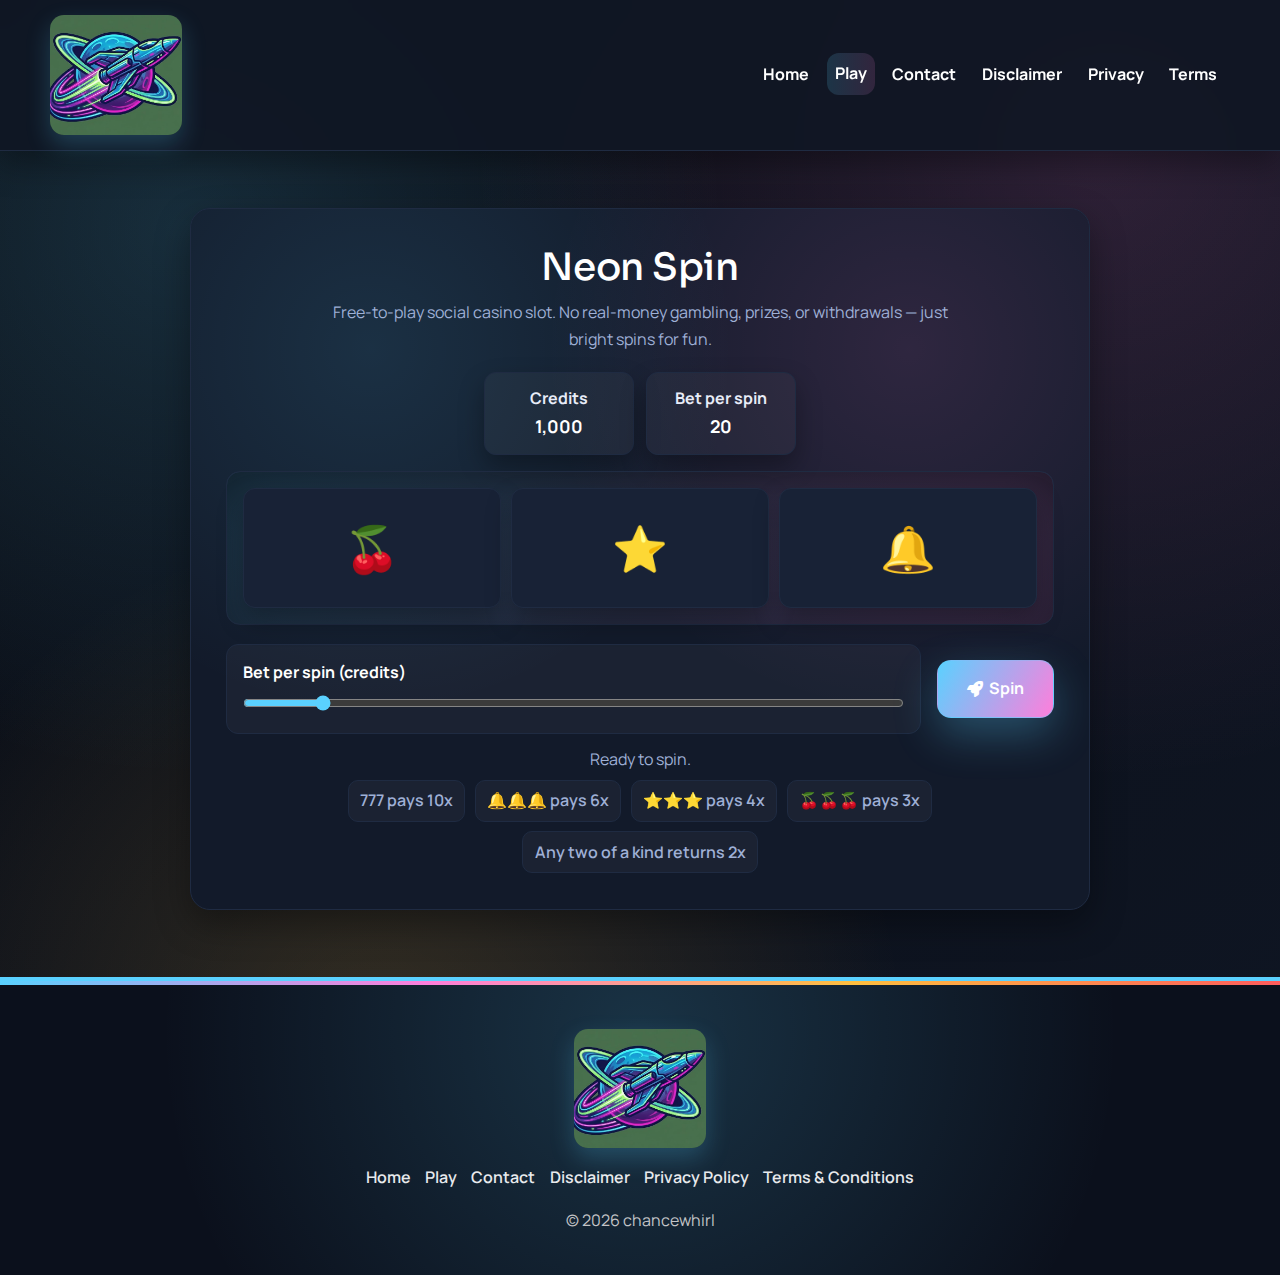
<file: play/index.html>
<!doctype html>
<html lang="en">
<head>
  <meta charset="utf-8">
  <meta name="viewport" content="width=device-width, initial-scale=1">
  <title>Play — chancewhirl</title>
  <meta name="description" content="Play a simple, free-to-play social casino slot on chancewhirl. No real-money gambling or prizes. 18+ only.">
  <link rel="icon" type="image/x-icon" href="/favicon.ico">
  <link rel="icon" type="image/png" sizes="32x32" href="/favicon-32x32.png">
  <link rel="icon" type="image/png" sizes="512x512" href="/android-chrome-512x512.png">
  <link rel="apple-touch-icon" sizes="180x180" href="/apple-touch-icon.png">
  <link rel="preconnect" href="https://fonts.googleapis.com">
  <link rel="preconnect" href="https://fonts.gstatic.com" crossorigin>
  <link href="https://fonts.googleapis.com/css2?family=Manrope:wght@500;600;700&family=Sora:wght@600;700&display=swap" rel="stylesheet">
  <link href="https://cdn.jsdelivr.net/npm/bootstrap@5.3.3/dist/css/bootstrap.min.css" rel="stylesheet">
  <link rel="stylesheet" href="https://cdnjs.cloudflare.com/ajax/libs/font-awesome/6.5.2/css/all.min.css">
  <style>
:root{
  --bg: #0a0d14;
  --bg-2: #0f1624;
  --surface: #121a2a;
  --surface-strong: #182236;
  --ink: #e8ecf8;
  --muted: #9fb0d6;
  --heading: #ffffff;
  --accent: #5ad1ff;
  --accent-2: #ff7edb;
  --accent-warm: #ffbf3f;
  --accent-red: #ff5c5c;
  --border: #1f2b42;
  --radius: 16px;
  --font-heading: "Sora", "Manrope", system-ui, sans-serif;
  --font-body: "Manrope", system-ui, sans-serif;
  --shadow: 0 20px 60px rgba(90,209,255,0.18);
  --shadow-soft: 0 14px 34px rgba(0,0,0,0.35);
}

*{box-sizing:border-box}
body.sr-shell-p5xk{
  margin:0;
  font-family:var(--font-body);
  background:
    radial-gradient(circle at 14% 18%, rgba(90,209,255,0.16), transparent 36%),
    radial-gradient(circle at 86% 12%, rgba(255,126,219,0.14), transparent 40%),
    radial-gradient(circle at 30% 82%, rgba(255,191,63,0.16), transparent 38%),
    linear-gradient(140deg, var(--bg), var(--bg-2));
  color:var(--ink);
  line-height:1.7;
  min-height:100vh;
  -webkit-font-smoothing:antialiased;
}
a{color:var(--accent); text-decoration:none; transition:color .18s, opacity .18s}
a:hover{color:var(--accent-2); opacity:0.92}
img{max-width:100%; display:block; border-radius:10px}

.sr-container-g1j0{width:min(1180px, 100% - 2.6rem); margin:0 auto}

.sr-nav-a9ht{
  background:rgba(15,22,36,0.9);
  border-bottom:1px solid var(--border);
  box-shadow:0 12px 30px rgba(0,0,0,0.35);
  backdrop-filter:blur(12px);
  position:sticky;
  top:0;
  z-index:60;
  padding:0.95rem 0;
}
.sr-brand-b4lm{
  display:flex;
  align-items:center;
  gap:0.75rem;
  padding:0;
  text-decoration:none;
}
.sr-logo-w3uk{
  width:132px;
  height:auto;
  display:block;
  border-radius:14px;
  box-shadow:0 10px 24px rgba(90,209,255,0.22);
}
.sr-nav-link-m0ck{
  color:#ffffff;
  font-weight:700;
  margin:0 0.3rem;
  padding:0.45rem 0.9rem;
  border-radius:12px;
  transition:background .15s, color .15s, transform .15s;
}
.sr-nav-link-m0ck:hover,
.sr-nav-link-m0ck.active{
  background:linear-gradient(90deg, rgba(90,209,255,0.16), rgba(255,126,219,0.14));
  color:#ffffff;
  transform:translateY(-1px);
}
.navbar-nav .nav-link.active,
.navbar-nav .nav-link.show{
  color:#ffffff !important;
}
.navbar-toggler{
  border:1px solid var(--border);
  color:var(--ink);
}
.navbar-toggler:focus{box-shadow:0 0 0 3px rgba(90,209,255,0.2)}

.sr-btn-prim-b7ce{
  display:inline-flex;
  align-items:center;
  justify-content:center;
  gap:0.4rem;
  padding:0.9rem 1.8rem;
  border-radius:14px;
  font-weight:700;
  border:1px solid rgba(90,209,255,0.45);
  cursor:pointer;
  transition:transform .16s ease, box-shadow .2s ease, background .2s ease, color .2s ease, border .2s ease;
  text-decoration:none;
  background:linear-gradient(120deg, #5ad1ff, #ff7edb);
  color:#ffffff;
  box-shadow:0 16px 44px rgba(90,209,255,0.3);
}
.sr-btn-prim-b7ce:hover{
  transform:translateY(-2px);
  box-shadow:0 18px 50px rgba(255,126,219,0.28);
  color:#ffffff;
}

.sr-section-title-c6ur{
  font-family:var(--font-heading);
  color:var(--heading);
  font-size:2.35rem;
  margin:0 0 0.55rem;
  letter-spacing:-0.3px;
}
.sr-section-sub-a3ms{margin:0 0 1.1rem; color:var(--muted); max-width:720px}

.sr-section-play-v5dm{
  padding:3.6rem 0 4.2rem;
}
.sr-game-card{
  background:var(--surface);
  border:1px solid var(--border);
  border-radius:calc(var(--radius) + 4px);
  padding:clamp(1.5rem, 5vw, 2.2rem);
  box-shadow:var(--shadow-soft);
  max-width:900px;
  margin:0 auto;
  position:relative;
  overflow:hidden;
}
.sr-game-card::before{
  content:"";
  position:absolute;
  inset:0;
  background:radial-gradient(circle at 20% 20%, rgba(90,209,255,0.12), transparent 40%),
             radial-gradient(circle at 80% 20%, rgba(255,126,219,0.12), transparent 40%);
  pointer-events:none;
}
.sr-game-card > *{position:relative; z-index:1}
.sr-game-header{text-align:center; margin-bottom:1.2rem}
.sr-game-header p{color:var(--muted); margin:0.35rem auto 0; max-width:640px}

.sr-scoreboard{
  display:flex;
  gap:0.75rem;
  flex-wrap:wrap;
  justify-content:center;
  margin-bottom:1rem;
}
.sr-score-item{
  background:rgba(255,255,255,0.04);
  border:1px solid var(--border);
  border-radius:12px;
  padding:0.75rem 1rem;
  min-width:150px;
  text-align:center;
  font-weight:700;
  color:var(--ink);
  box-shadow:0 12px 26px rgba(0,0,0,0.3);
}
.sr-score-item span{display:block; font-size:1.1rem; color:var(--heading)}

.sr-slot-window{
  display:grid;
  grid-template-columns:repeat(3, 1fr);
  gap:0.65rem;
  background:linear-gradient(120deg, rgba(90,209,255,0.14), rgba(255,126,219,0.14));
  padding:1rem;
  border-radius:14px;
  border:1px solid var(--border);
  box-shadow:0 18px 46px rgba(0,0,0,0.45) inset;
}
.sr-reel{
  background:var(--surface-strong);
  border:1px solid var(--border);
  border-radius:12px;
  min-height:120px;
  display:flex;
  align-items:center;
  justify-content:center;
  font-size:2.8rem;
  font-weight:800;
  color:var(--heading);
  box-shadow:0 12px 24px rgba(0,0,0,0.35);
}

.sr-controls{
  display:flex;
  flex-wrap:wrap;
  gap:1rem;
  align-items:center;
  justify-content:space-between;
  margin:1.2rem 0 0.8rem;
}
.sr-bet-control{
  flex:1;
  min-width:240px;
  background:rgba(255,255,255,0.04);
  border:1px solid var(--border);
  border-radius:12px;
  padding:0.85rem 1rem;
}
.sr-bet-control label{
  display:block;
  font-weight:700;
  color:var(--heading);
  margin-bottom:0.35rem;
}
.sr-bet-control input[type="range"]{
  width:100%;
  accent-color:var(--accent);
}
.sr-game-status{
  margin:0.6rem 0 0.4rem;
  color:var(--muted);
  text-align:center;
  min-height:26px;
}
.sr-payouts{
  list-style:none;
  padding:0;
  margin:0.4rem 0 0;
  display:flex;
  flex-wrap:wrap;
  gap:0.6rem;
  justify-content:center;
  color:var(--muted);
  font-weight:600;
}
.sr-payouts li{
  background:rgba(255,255,255,0.04);
  border:1px solid var(--border);
  border-radius:10px;
  padding:0.4rem 0.7rem;
}

.sr-footer-t2qn{
  background:#0b101c;
  color:#e8eaed;
  text-align:center;
  padding:3rem 1rem 2.5rem;
  border-top:4px solid #5ad1ff;
  position:relative;
  overflow:hidden;
}
.sr-footer-t2qn::before{
  content:"";
  position:absolute;
  inset:0;
  background:radial-gradient(circle at 50% 18%, rgba(90,209,255,0.18), transparent 70%);
  z-index:0;
}
.sr-footer-t2qn::after{
  content:"";
  position:absolute;
  top:0;
  left:0;
  height:4px;
  width:100%;
  background:linear-gradient(90deg, #5ad1ff, #ff7edb, #ffbf3f, #ff5c5c);
  z-index:1;
}
.sr-footer-t2qn .sr-container-g1j0{position:relative; z-index:2}
.sr-footer-brand-m5lw{
  display:flex;
  align-items:center;
  justify-content:center;
  gap:0.8rem;
  margin-bottom:1rem;
}
.sr-footer-links-r0fs{
  display:flex;
  justify-content:center;
  gap:0.9rem;
  flex-wrap:wrap;
  padding:0;
  margin:0 0 1rem;
  list-style:none;
}
.sr-footer-links-r0fs a{
  color:#e8eaed;
  font-weight:600;
}
.sr-footer-links-r0fs a:hover{color:#ffbf3f}
.sr-copy-w9nj{color:#c3c4c7; margin:0}
.sr-footer-t2qn .sr-notice-box-q7lt{
  background:rgba(255,255,255,0.04);
  border:1px solid rgba(255,255,255,0.1);
  color:#e8eaed;
}
.sr-footer-t2qn .sr-notice-box-q7lt p{color:#c3c4c7}

.sr-scroll-top-y0ke{
  position:fixed;
  right:22px;
  bottom:22px;
  width:46px;
  height:46px;
  border-radius:50%;
  border:none;
  background:linear-gradient(135deg, #5ad1ff, #ff7edb);
  color:#ffffff;
  display:flex;
  align-items:center;
  justify-content:center;
  cursor:pointer;
  box-shadow:0 14px 34px rgba(90,209,255,0.35);
  opacity:0;
  visibility:hidden;
  transition:all .16s;
  z-index:90;
}
.sr-scroll-top-y0ke.show{opacity:1; visibility:visible}
.sr-scroll-top-y0ke:hover{background:linear-gradient(135deg, #ff7edb, #5ad1ff)}

.sr-screen-reader-i2jx{
  position:absolute;
  width:1px;
  height:1px;
  padding:0;
  margin:-1px;
  overflow:hidden;
  clip:rect(0,0,0,0);
  border:0;
}

@media (max-width: 768px){
  .sr-nav-a9ht{padding:0.75rem 0}
  .sr-logo-w3uk{width:120px}
  .sr-controls{flex-direction:column; align-items:stretch}
  .sr-btn-prim-b7ce{width:100%}
}
@media (max-width: 576px){
  .sr-container-g1j0{width:min(1180px, 100% - 1.6rem)}
  .sr-logo-w3uk{width:110px}
  .sr-reel{min-height:90px; font-size:2.4rem}
}
  </style>
</head>
<body class="sr-shell-p5xk">

<!-- Header / navigation -->
<nav class="navbar navbar-expand-lg sr-nav-a9ht">
  <div class="sr-container-g1j0 d-flex align-items-center justify-content-between">
    <a class="navbar-brand sr-brand-b4lm" href="/">
      <img class="sr-logo-w3uk" src="../assets/img.png" alt="chancewhirl logo">
      <span class="sr-screen-reader-i2jx">chancewhirl</span>
    </a>
    <button class="navbar-toggler navbar-toggler-s3p3" type="button" data-bs-toggle="collapse" data-bs-target="#navMenu" aria-controls="navMenu" aria-expanded="false" aria-label="Toggle navigation">
      <span class="navbar-toggler-icon navbar-toggler-icon-k8w2"><i class="fas fas-i3o7 fa-bars fa-bars-k2s8"></i></span>
    </button>

    <div class="collapse navbar-collapse justify-content-end" id="navMenu">
      <ul class="navbar-nav mb-2 mb-lg-0 align-items-lg-center">
        <li class="nav-item"><a class="nav-link sr-nav-link-m0ck" href="/">Home</a></li>
        <li class="nav-item"><a class="nav-link sr-nav-link-m0ck active" href="/play">Play</a></li>
        <li class="nav-item"><a class="nav-link sr-nav-link-m0ck" href="/#contact">Contact</a></li>
        <li class="nav-item"><a class="nav-link sr-nav-link-m0ck" href="/disclaimer">Disclaimer</a></li>
        <li class="nav-item"><a class="nav-link sr-nav-link-m0ck" href="/privacy-policy">Privacy</a></li>
        <li class="nav-item"><a class="nav-link sr-nav-link-m0ck" href="/terms-and-conditions">Terms</a></li>
      </ul>
    </div>
  </div>
</nav>

<main>
  <section class="sr-section-play-v5dm">
    <div class="sr-container-g1j0">
      <div class="sr-game-card">
        <div class="sr-game-header">
          <h1 class="sr-section-title-c6ur text-center">Neon Spin</h1>
          <p class="sr-section-sub-a3ms text-center">Free-to-play social casino slot. No real-money gambling, prizes, or withdrawals — just bright spins for fun.</p>
        </div>

        <div class="sr-scoreboard">
          <div class="sr-score-item">Credits<span id="creditsDisplay">1,000</span></div>
          <div class="sr-score-item">Bet per spin<span id="betDisplay">20</span></div>
        </div>

        <div class="sr-slot-window" aria-live="polite">
          <div class="sr-reel" id="reel1">🍒</div>
          <div class="sr-reel" id="reel2">⭐</div>
          <div class="sr-reel" id="reel3">🔔</div>
        </div>

        <div class="sr-controls">
          <div class="sr-bet-control">
            <label for="betRange">Bet per spin (credits)</label>
            <input type="range" id="betRange" min="10" max="100" step="10" value="20" aria-label="Bet per spin">
          </div>
          <button id="spinButton" class="sr-btn-prim-b7ce" type="button">
            <i class="fa-solid fa-rocket"></i> Spin
          </button>
        </div>

        <p id="gameStatus" class="sr-game-status" aria-live="polite">Ready to spin.</p>
        <ul class="sr-payouts">
          <li>777 pays 10x</li>
          <li>🔔🔔🔔 pays 6x</li>
          <li>⭐⭐⭐ pays 4x</li>
          <li>🍒🍒🍒 pays 3x</li>
          <li>Any two of a kind returns 2x</li>
        </ul>
      </div>
    </div>
  </section>
</main>

<!-- Footer -->
<footer class="sr-footer-t2qn">
  <div class="sr-container-g1j0">
    <div class="sr-footer-brand-m5lw">
      <img class="sr-logo-w3uk" src="../assets/img.png" alt="chancewhirl logo">
      <span class="sr-screen-reader-i2jx">chancewhirl</span>
    </div>

    <ul class="sr-footer-links-r0fs">
      <li><a href="/">Home</a></li>
      <li><a href="/play">Play</a></li>
      <li><a href="/#contact">Contact</a></li>
      <li><a href="/disclaimer">Disclaimer</a></li>
      <li><a href="/privacy-policy">Privacy Policy</a></li>
      <li><a href="/terms-and-conditions">Terms &amp; Conditions</a></li>
    </ul>

    <p class="sr-copy-w9nj">© <span data-year></span> chancewhirl</p>
  </div>
</footer>

<button id="hubScrollTop" class="sr-scroll-top-y0ke" aria-label="Scroll to top">
  <i class="fas fas-i3o7 fa-chevron-up fa-chevron-up-v5k2"></i>
</button>

<script src="https://cdn.jsdelivr.net/npm/bootstrap@5.3.3/dist/js/bootstrap.bundle.min.js"></script>
<script>
  // Simple free-play slot experience (no real money, no prizes).
  document.addEventListener("DOMContentLoaded", () => {
    const creditsDisplay = document.getElementById("creditsDisplay");
    const betDisplay = document.getElementById("betDisplay");
    const betRange = document.getElementById("betRange");
    const statusEl = document.getElementById("gameStatus");
    const reels = [
      document.getElementById("reel1"),
      document.getElementById("reel2"),
      document.getElementById("reel3"),
    ];
    const spinButton = document.getElementById("spinButton");

    // Starting state: light-touch credits to make spins feel lively but contained.
    let credits = 1000;
    const symbols = ["🍒", "🍋", "⭐", "🔔", "7"];
    const payouts = { "7": 10, "🔔": 6, "⭐": 4, "🍒": 3, "🍋": 2 };

    const formatNumber = (n) => n.toLocaleString();

    // Update UI displays for credits and bet.
    const syncUI = () => {
      creditsDisplay.textContent = formatNumber(credits);
      betDisplay.textContent = betRange.value;
      // Prevent spins that exceed the remaining credits.
      spinButton.disabled = credits < Number(betRange.value);
    };

    // Evaluate a spin result and return the win amount.
    const calculateWin = (roll, bet) => {
      const [a, b, c] = roll;
      const allSame = a === b && b === c;
      const twoSame = a === b || a === c || b === c;

      if (allSame) {
        // Triple match pays according to the symbol table.
        return bet * payouts[a];
      }
      if (twoSame) {
        // Any two-of-a-kind returns 2x the bet.
        return bet * 2;
      }
      return 0;
    };

    // Animate reels with a quick shuffle before settling on results.
    const animateReels = (finalSymbols) => {
      const cycles = 12;
      let tick = 0;
      const timer = setInterval(() => {
        // Flash random symbols while spinning.
        reels.forEach((reel) => {
          reel.textContent = symbols[Math.floor(Math.random() * symbols.length)];
        });

        tick += 1;
        if (tick >= cycles) {
          clearInterval(timer);
          // Land on the final symbols.
          reels.forEach((reel, idx) => { reel.textContent = finalSymbols[idx]; });
        }
      }, 60);
    };

    const spin = () => {
      const bet = Number(betRange.value);
      if (bet > credits) {
        statusEl.textContent = "Not enough credits — lower your bet.";
        return;
      }

      // Deduct bet upfront to keep math clear.
      credits -= bet;
      spinButton.disabled = true;
      statusEl.textContent = "Spinning...";
      syncUI();

      // Choose random symbols.
      const result = [
        symbols[Math.floor(Math.random() * symbols.length)],
        symbols[Math.floor(Math.random() * symbols.length)],
        symbols[Math.floor(Math.random() * symbols.length)],
      ];

      animateReels(result);

      // Resolve outcome after the short animation.
      setTimeout(() => {
        const win = calculateWin(result, bet);
        credits += win;
        const message = win > 0
          ? `Win! You earned ${formatNumber(win)} credits.`
          : "No match this time. Try another spin.";
        statusEl.textContent = `${message} (No real-money gambling or prizes.)`;
        syncUI();
        spinButton.disabled = credits < bet ? true : false;
      }, 900);
    };

    // Wire up events.
    betRange.addEventListener("input", syncUI);
    spinButton.addEventListener("click", spin);

    // Initialize the displays on load.
    syncUI();
  });
</script>
<script src="../assets/main.js" defer></script>
</body>
</html>
</file>
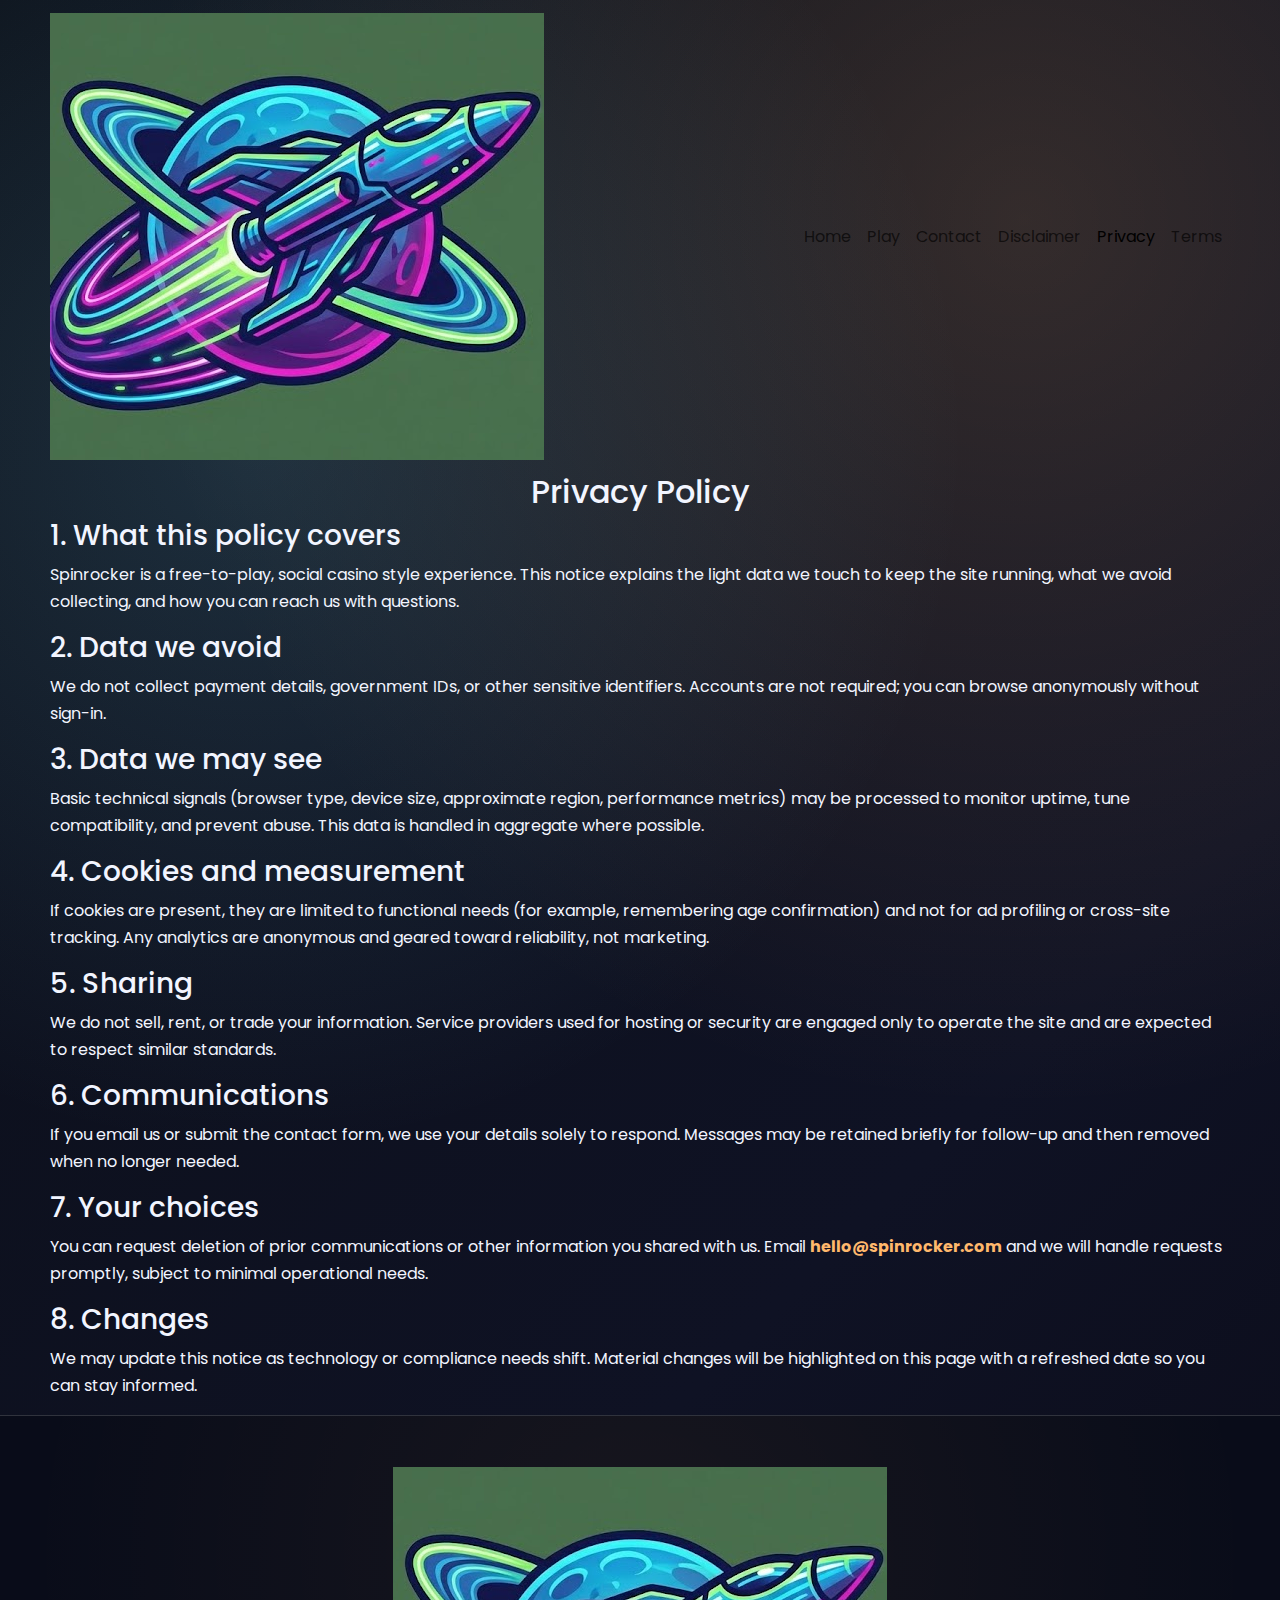
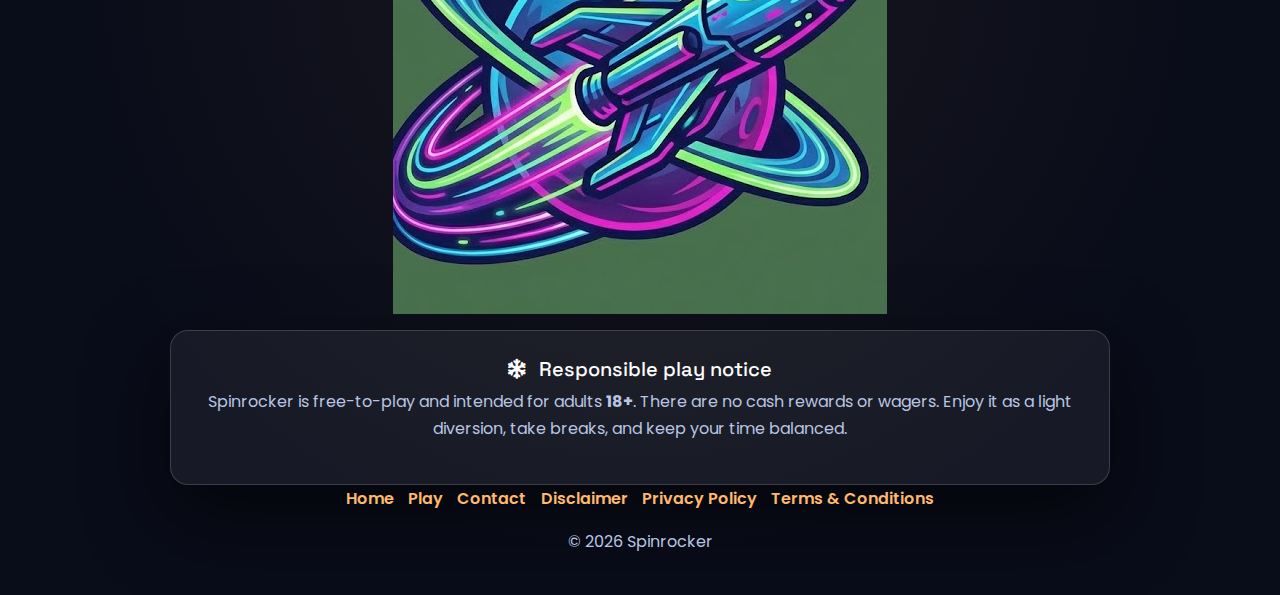
<file: privacy-policy/index.html>
<!doctype html>
<html lang="en">
<head>
  <meta charset="utf-8">
  <meta name="viewport" content="width=device-width, initial-scale=1">
  <title>Privacy Policy - Spinrocker</title>
  <meta name="description" content="Privacy commitments for Spinrocker. Learn how we keep this free-to-play social casino style experience lightweight and respectful of your data.">
  <link rel="icon" type="image/x-icon" href="/favicon.ico">
  <link rel="icon" type="image/png" sizes="32x32" href="/favicon-32x32.png">
  <link rel="icon" type="image/png" sizes="512x512" href="/android-chrome-512x512.png">
  <link rel="apple-touch-icon" sizes="180x180" href="/apple-touch-icon.png">
  <link rel="preconnect" href="https://fonts.googleapis.com">
  <link rel="preconnect" href="https://fonts.gstatic.com" crossorigin>
  <link href="https://fonts.googleapis.com/css2?family=Poppins:wght@400;500;600;700&family=Space+Grotesk:wght@500;600;700&display=swap" rel="stylesheet">
  <link href="https://cdn.jsdelivr.net/npm/bootstrap@5.3.3/dist/css/bootstrap.min.css" rel="stylesheet">
  <link rel="stylesheet" href="https://cdnjs.cloudflare.com/ajax/libs/font-awesome/6.5.2/css/all.min.css">
  <style>
:root{
  --bg: #0b0f18;
  --bg-2: #0f1224;
  --panel: rgba(255,255,255,0.06);
  --panel-strong: rgba(255,255,255,0.1);
  --text: #f2f5ff;
  --muted: #b9c5e3;
  --heading: #ffffff;
  --accent: #ffb86c;
  --accent-2: #7ad7f0;
  --border: rgba(255,255,255,0.16);
  --radius: 16px;
  --font-heading: "Space Grotesk", "Inter", system-ui, sans-serif;
  --font-body: "Poppins", "Inter", system-ui, sans-serif;
  --shadow: 0 30px 80px rgba(0,0,0,0.55);
}

*{box-sizing:border-box}
body.sr-shell-p5xk{
  margin:0;
  font-family:var(--font-body);
  background:
    radial-gradient(circle at 20% 20%, rgba(122,215,240,0.16), transparent 35%),
    radial-gradient(circle at 80% 10%, rgba(255,184,108,0.16), transparent 40%),
    linear-gradient(135deg, var(--bg), var(--bg-2) 60%, #0a0a16);
  color:var(--text);
  line-height:1.7;
  min-height:100vh;
  -webkit-font-smoothing:antialiased;
}
a{color:var(--accent-2); text-decoration:none; transition:color .18s, opacity .18s}
a:hover{color:var(--accent); opacity:0.9}
.link-accent-z0rn{color:var(--accent); font-weight:700}
.link-accent-z0rn:hover{color:var(--accent-2)}
img{max-width:100%; display:block}

.sr-container-g1j0{width:min(1180px, 100% - 2.5rem); margin:0 auto}

.sr-section-features-k5yb{
  padding:3.8rem 0;
  background:rgba(255,255,255,0.02);
}
.sr-grid-feat-r1nk{
  display:grid;
  grid-template-columns:repeat(auto-fit, minmax(240px,1fr));
  gap:1.1rem;
  margin-top:1.8rem;
}
.sr-card-feat-u6pw{
  background:linear-gradient(140deg, rgba(255,255,255,0.06), rgba(122,215,240,0.04));
  border:1px solid var(--border);
  padding:1.5rem;
  border-radius:14px;
  color:var(--text);
  transition:transform .16s, box-shadow .16s, border-color .16s;
  box-shadow:var(--shadow);
}
.sr-card-feat-u6pw:hover{transform:translateY(-4px); box-shadow:0 20px 50px rgba(0,0,0,0.65); border-color:rgba(255,184,108,0.5)}
.sr-icon-feat-m8rd{font-size:1.9rem; color:var(--accent); margin-bottom:0.45rem}
.sr-card-feat-u6pw h4{margin:0 0 0.4rem; font-family:var(--font-heading)}
.sr-card-feat-u6pw p{margin:0; color:var(--muted)}

.sr-section-about-d8tc{padding:3.9rem 0}
.sr-grid-about-d3ye{
  display:grid;
  grid-template-columns:1fr 1fr;
  gap:1.9rem;
  align-items:center;
}
.sr-about-visual-l0rx{
  background:linear-gradient(155deg, rgba(122,215,240,0.16), rgba(255,184,108,0.18));
  border:1px solid var(--border);
  border-radius:18px;
  padding:1.5rem;
  position:relative;
  box-shadow:var(--shadow);
  overflow:hidden;
}
.sr-about-visual-l0rx img{border-radius:14px; box-shadow:0 18px 40px rgba(0,0,0,0.58)}
.sr-about-copy-y6mn p{color:var(--muted); margin:0 0 0.85rem}
.sr-about-copy-y6mn .sr-btn-prim-b7ce{margin-top:0.5rem}

.sr-section-contact-b9te{
  background:rgba(255,255,255,0.02);
  padding:4rem 0;
}
.sr-grid-contact-l2np{
  display:grid;
  grid-template-columns:1fr 1fr;
  gap:1.8rem;
}
.sr-contact-box-h5qm{
  background:linear-gradient(150deg, rgba(255,255,255,0.06), rgba(122,215,240,0.06));
  border:1px solid var(--border);
  border-radius:14px;
  padding:1.2rem;
  color:var(--text);
  box-shadow:var(--shadow);
}
.sr-contact-box-h5qm p{margin:0.2rem 0; color:var(--muted)}
.sr-contact-box-h5qm strong{color:var(--text)}
.sr-contact-form-q3zv{
  background:var(--panel);
  border:1px solid var(--border);
  border-radius:14px;
  padding:1.2rem;
  display:flex;
  flex-direction:column;
  gap:1rem;
  box-shadow:var(--shadow);
}
.sr-field-n1uz{
  width:100%;
  padding:0.85rem 1rem;
  border-radius:11px;
  border:1px solid var(--border);
  background:rgba(255,255,255,0.04);
  color:var(--text);
  font-size:1rem;
  transition:border .16s, box-shadow .16s;
}
.sr-field-n1uz:focus{
  outline:none;
  border-color:var(--accent-2);
  box-shadow:0 0 0 3px rgba(122,215,240,0.2);
}
.sr-status-x0jp{
  min-height:20px;
  color:var(--muted);
}
.sr-status-x0jp.success{color:#9af7c9}
.sr-status-x0jp.error{color:var(--accent)}

.sr-section-notice-m8cz{
  padding:3.6rem 0;
}
.sr-notice-box-q7lt{
  max-width:940px;
  margin:0 auto;
  background:var(--panel);
  border:1px solid var(--border);
  padding:1.6rem;
  border-radius:18px;
  text-align:center;
  box-shadow:var(--shadow);
}
.sr-notice-title-s4ye{
  color:var(--heading);
  margin:0 0 0.45rem;
  font-family:var(--font-heading);
}
.sr-notice-box-q7lt p{color:var(--muted); margin:0 0 1rem}
.sr-notice-btn-p7zo{
  background:var(--accent);
  color:#0c1324;
  padding:0.7rem 1.4rem;
  border-radius:999px;
  font-weight:700;
  display:inline-block;
  border:1px solid transparent;
}
.sr-notice-btn-p7zo:hover{background:var(--accent-2); color:#03131f}

.sr-section-reviews-p1av{
  padding:3.8rem 0;
  text-align:center;
}
.sr-grid-rev-h4up{
  max-width:940px;
  margin:0 auto;
  display:grid;
  grid-template-columns:repeat(auto-fit, minmax(260px,1fr));
  gap:1.1rem;
}
.sr-card-rev-q2bv{
  background:linear-gradient(150deg, rgba(255,255,255,0.05), rgba(122,215,240,0.05));
  border:1px solid var(--border);
  padding:1.2rem;
  border-radius:14px;
  box-shadow:var(--shadow);
}
.sr-quote-i8sm{font-style:italic; color:var(--text); margin:0 0 0.65rem}
.sr-author-t9bz{color:var(--accent); font-weight:700; margin:0}

.sr-footer-t2qn{
  background:rgba(10,13,25,0.95);
  color:var(--text);
  text-align:center;
  padding:3.2rem 1rem 2.5rem;
  border-top:1px solid var(--border);
  position:relative;
  overflow:hidden;
}
.sr-footer-t2qn::before{
  content:"";
  position:absolute;
  inset:0;
  background:radial-gradient(circle at 50% 18%, rgba(255,184,108,0.06), transparent 68%);
  z-index:0;
}
.sr-footer-t2qn .sr-container-g1j0{position:relative; z-index:1}
.sr-footer-brand-m5lw{
  display:flex;
  align-items:center;
  justify-content:center;
  gap:0.8rem;
  margin-bottom:1rem;
}
.sr-footer-links-r0fs{
  display:flex;
  justify-content:center;
  gap:0.9rem;
  flex-wrap:wrap;
  padding:0;
  margin:0 0 1rem;
  list-style:none;
}
.sr-footer-links-r0fs a{
  color:var(--accent);
  font-weight:600;
}
.sr-footer-links-r0fs a:hover{color:var(--accent-2)}
.sr-copy-w9nj{color:var(--muted); margin:0}

.sr-scroll-top-y0ke{
  position:fixed;
  right:22px;
  bottom:22px;
  width:46px;
  height:46px;
  border-radius:50%;
  border:none;
  background:var(--accent);
  color:#0c1324;
  display:flex;
  align-items:center;
  justify-content:center;
  cursor:pointer;
  box-shadow:0 14px 34px rgba(0,0,0,0.55);
  opacity:0;
  visibility:hidden;
  transition:all .16s;
  z-index:90;
}
.sr-scroll-top-y0ke.show{opacity:1; visibility:visible}
.sr-scroll-top-y0ke:hover{background:var(--accent-2)}

.sr-screen-reader-i2jx{
  position:absolute;
  width:1px;
  height:1px;
  padding:0;
  margin:-1px;
  overflow:hidden;
  clip:rect(0,0,0,0);
  border:0;
}

@media (max-width: 992px){
  .sr-grid-about-d3ye,
  .sr-grid-contact-l2np{
    grid-template-columns:1fr;
  }
  .sr-hero-title-w4qm{font-size:2.5rem}
}
@media (max-width: 768px){
  .sr-hero-title-w4qm{font-size:2.1rem}
  .sr-nav-a9ht{padding:0.7rem 0}
  .sr-logo-w3uk{width:110px}
}
@media (max-width: 576px){
  .sr-hero-cta-k7eq{flex-direction:column}
  .sr-logo-w3uk{width:104px}
}

  </style>
</head>
<body class="sr-shell-p5xk">
</div>

<nav class="navbar navbar-expand-lg sr-nav-a9ht">
  <div class="sr-container-g1j0 d-flex align-items-center justify-content-between">
    <a class="navbar-brand sr-brand-b4lm" href="/">
      <img class="sr-logo-w3uk" src="../assets/img.png" alt="Spinrocker logo">
      <span class="sr-screen-reader-i2jx">Spinrocker</span>
    </a>
    <button class="navbar-toggler navbar-toggler-r2d8" type="button" data-bs-toggle="collapse" data-bs-target="#navMenu" aria-controls="navMenu" aria-expanded="false" aria-label="Toggle navigation">
      <span class="navbar-toggler-icon navbar-toggler-icon-g7v6"><i class="fas fas-n3h9 fa-bars fa-bars-n1y2"></i></span>
    </button>

    <div class="collapse navbar-collapse justify-content-end" id="navMenu">
      <ul class="navbar-nav mb-2 mb-lg-0 align-items-lg-center">
        <li class="nav-item"><a class="nav-link sr-nav-link-m0ck" href="/">Home</a></li>
        <li class="nav-item"><a class="nav-link sr-nav-link-m0ck" href="/play">Play</a></li>
        <li class="nav-item"><a class="nav-link sr-nav-link-m0ck" href="/#contact">Contact</a></li>
        <li class="nav-item"><a class="nav-link sr-nav-link-m0ck" href="/disclaimer">Disclaimer</a></li>
        <li class="nav-item"><a class="nav-link sr-nav-link-m0ck active" href="/privacy-policy">Privacy</a></li>
        <li class="nav-item"><a class="nav-link sr-nav-link-m0ck" href="/terms-and-conditions">Terms</a></li>
      </ul>
    </div>
  </div>
</nav>

<section id="privacy-policy" class="sr-legal-wrap-d9qf">
  <div class="sr-container-g1j0">
    <h2 class="sr-section-title-c6ur text-center">Privacy Policy</h2>

    <h3 class="sr-subheading-r7em">1. What this policy covers</h3>
    <p>
      Spinrocker is a free-to-play, social casino style experience. This notice explains the light data we touch to keep the site running,
      what we avoid collecting, and how you can reach us with questions.
    </p>

    <h3 class="sr-subheading-r7em">2. Data we avoid</h3>
    <p>
      We do not collect payment details, government IDs, or other sensitive identifiers. Accounts are not required; you can browse
      anonymously without sign-in.
    </p>

    <h3 class="sr-subheading-r7em">3. Data we may see</h3>
    <p>
      Basic technical signals (browser type, device size, approximate region, performance metrics) may be processed to monitor uptime,
      tune compatibility, and prevent abuse. This data is handled in aggregate where possible.
    </p>

    <h3 class="sr-subheading-r7em">4. Cookies and measurement</h3>
    <p>
      If cookies are present, they are limited to functional needs (for example, remembering age confirmation) and not for ad profiling
      or cross-site tracking. Any analytics are anonymous and geared toward reliability, not marketing.
    </p>

    <h3 class="sr-subheading-r7em">5. Sharing</h3>
    <p>
      We do not sell, rent, or trade your information. Service providers used for hosting or security are engaged only to operate
      the site and are expected to respect similar standards.
    </p>

    <h3 class="sr-subheading-r7em">6. Communications</h3>
    <p>
      If you email us or submit the contact form, we use your details solely to respond. Messages may be retained briefly for
      follow-up and then removed when no longer needed.
    </p>

    <h3 class="sr-subheading-r7em">7. Your choices</h3>
    <p>
      You can request deletion of prior communications or other information you shared with us. Email <a href="mailto:hello@spinrocker.com" class="link-accent-z0rn">hello@spinrocker.com</a>
      and we will handle requests promptly, subject to minimal operational needs.
    </p>

    <h3 class="sr-subheading-r7em">8. Changes</h3>
    <p>
      We may update this notice as technology or compliance needs shift. Material changes will be highlighted on this page with a
      refreshed date so you can stay informed.
    </p>
  </div>
</section>

<footer class="sr-footer-t2qn">
  <div class="sr-container-g1j0">
    <div class="sr-footer-brand-m5lw">
      <img class="sr-logo-w3uk" src="../assets/img.png" alt="Spinrocker logo">
      <span class="sr-screen-reader-i2jx">Spinrocker</span>
    </div>

    <div class="sr-notice-box-q7lt">
      <h5 class="sr-notice-title-s4ye"><i class="fas fas-n3h9 fa-snowflake fa-snowflake-w2f5 me-2 me-2-f9m1"></i> Responsible play notice</h5>
      <p>
        Spinrocker is free-to-play and intended for adults <strong>18+</strong>. There are no cash rewards or wagers. Enjoy it
        as a light diversion, take breaks, and keep your time balanced.
      </p>
    </div>

    <ul class="sr-footer-links-r0fs">
      <li><a href="/">Home</a></li>
      <li><a href="/play">Play</a></li>
      <li><a href="/#contact">Contact</a></li>
      <li><a href="/disclaimer">Disclaimer</a></li>
      <li><a href="/privacy-policy">Privacy Policy</a></li>
      <li><a href="/terms-and-conditions">Terms &amp; Conditions</a></li>
    </ul>

    <p class="sr-copy-w9nj">© <span data-year></span> Spinrocker</p>
  </div>
</footer>

<button id="hubScrollTop" class="sr-scroll-top-y0ke" aria-label="Scroll to top">
  <i class="fas fas-n3h9 fa-chevron-up fa-chevron-up-q9b4"></i>
</button>

<script src="https://cdn.jsdelivr.net/npm/bootstrap@5.3.3/dist/js/bootstrap.bundle.min.js"></script>
<script src="../assets/main.js" defer></script>
</body>
</html>
</file>
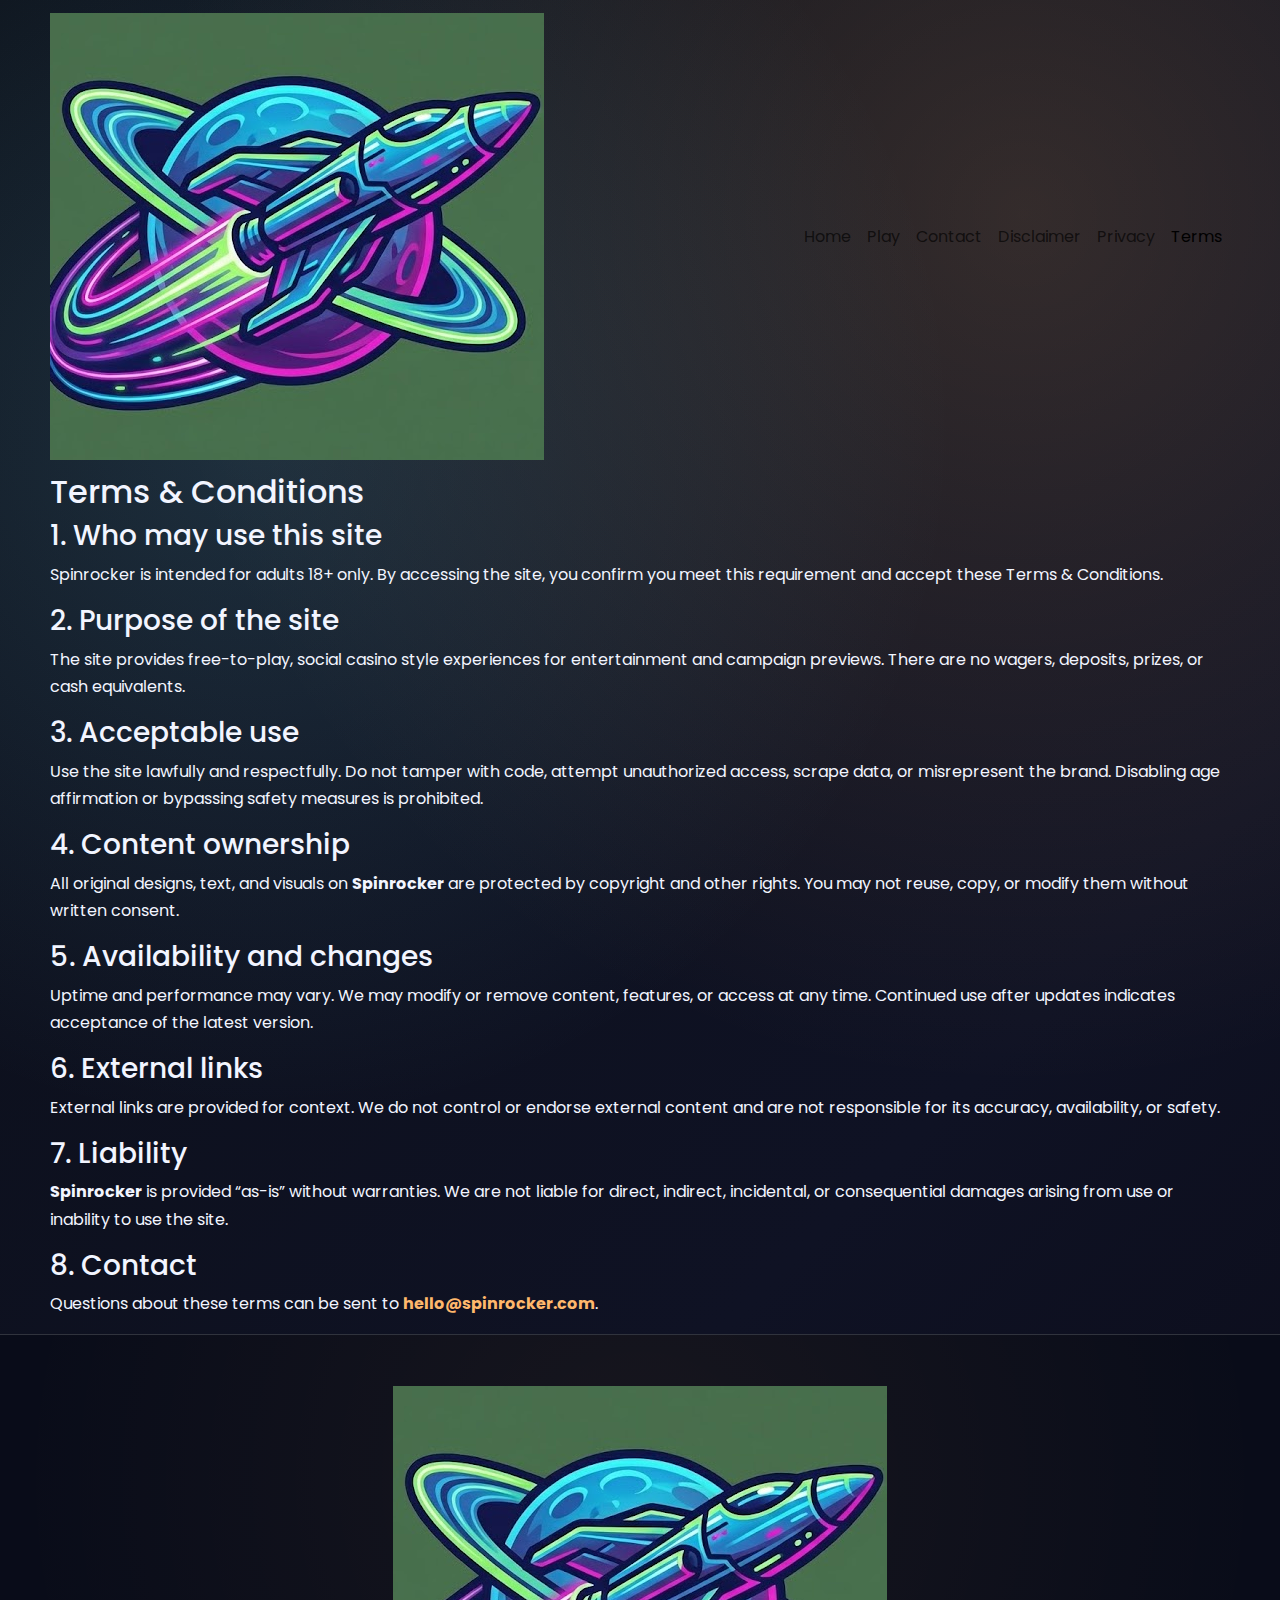
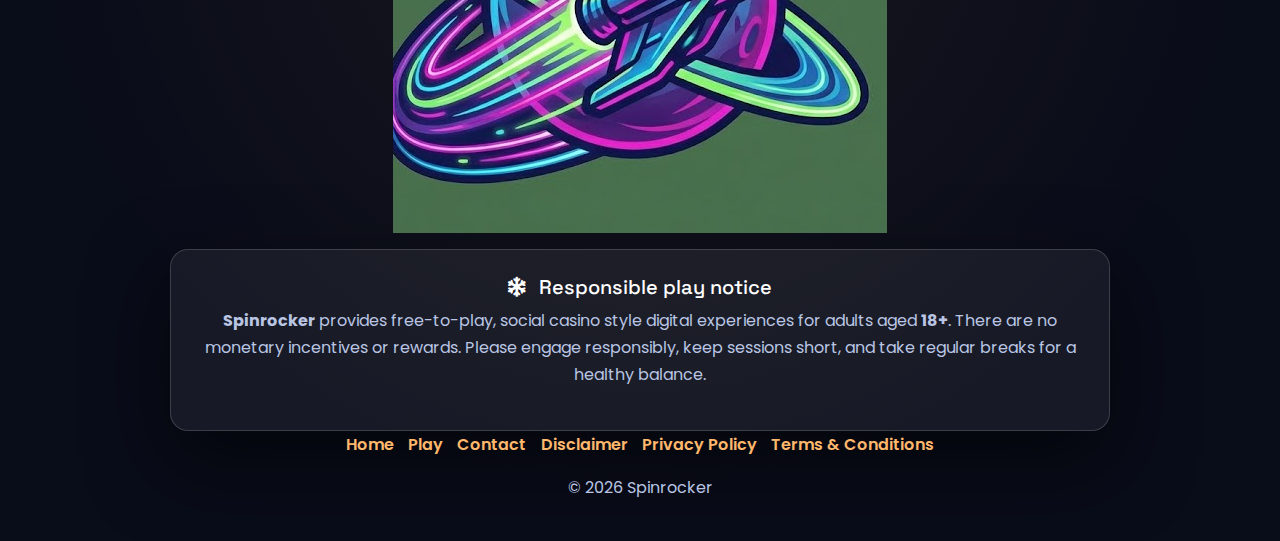
<file: terms-and-conditions/index.html>
<!doctype html>
<html lang="en">
<head>
  <meta charset="utf-8">
  <meta name="viewport" content="width=device-width, initial-scale=1">
  <title>Terms & Conditions - Spinrocker</title>
  <meta name="description" content="Terms and conditions for Spinrocker, the free-to-play, 18+ social casino style destination.">
  <link rel="icon" type="image/x-icon" href="/favicon.ico">
  <link rel="icon" type="image/png" sizes="32x32" href="/favicon-32x32.png">
  <link rel="icon" type="image/png" sizes="512x512" href="/android-chrome-512x512.png">
  <link rel="apple-touch-icon" sizes="180x180" href="/apple-touch-icon.png">
  <link rel="preconnect" href="https://fonts.googleapis.com">
  <link rel="preconnect" href="https://fonts.gstatic.com" crossorigin>
  <link href="https://fonts.googleapis.com/css2?family=Poppins:wght@400;500;600;700&family=Space+Grotesk:wght@500;600;700&display=swap" rel="stylesheet">
  <link href="https://cdn.jsdelivr.net/npm/bootstrap@5.3.3/dist/css/bootstrap.min.css" rel="stylesheet">
  <link rel="stylesheet" href="https://cdnjs.cloudflare.com/ajax/libs/font-awesome/6.5.2/css/all.min.css">
  <style>
:root{
  --bg: #0b0f18;
  --bg-2: #0f1224;
  --panel: rgba(255,255,255,0.06);
  --panel-strong: rgba(255,255,255,0.1);
  --text: #f2f5ff;
  --muted: #b9c5e3;
  --heading: #ffffff;
  --accent: #ffb86c;
  --accent-2: #7ad7f0;
  --border: rgba(255,255,255,0.16);
  --radius: 16px;
  --font-heading: "Space Grotesk", "Inter", system-ui, sans-serif;
  --font-body: "Poppins", "Inter", system-ui, sans-serif;
  --shadow: 0 30px 80px rgba(0,0,0,0.55);
}

*{box-sizing:border-box}
body.sr-shell-p5xk{
  margin:0;
  font-family:var(--font-body);
  background:
    radial-gradient(circle at 20% 20%, rgba(122,215,240,0.16), transparent 35%),
    radial-gradient(circle at 80% 10%, rgba(255,184,108,0.16), transparent 40%),
    linear-gradient(135deg, var(--bg), var(--bg-2) 60%, #0a0a16);
  color:var(--text);
  line-height:1.7;
  min-height:100vh;
  -webkit-font-smoothing:antialiased;
}
a{color:var(--accent-2); text-decoration:none; transition:color .18s, opacity .18s}
a:hover{color:var(--accent); opacity:0.9}
.link-accent-z0rn{color:var(--accent); font-weight:700}
.link-accent-z0rn:hover{color:var(--accent-2)}
img{max-width:100%; display:block}

.sr-container-g1j0{width:min(1180px, 100% - 2.5rem); margin:0 auto}

.sr-section-features-k5yb{
  padding:3.8rem 0;
  background:rgba(255,255,255,0.02);
}
.sr-grid-feat-r1nk{
  display:grid;
  grid-template-columns:repeat(auto-fit, minmax(240px,1fr));
  gap:1.1rem;
  margin-top:1.8rem;
}
.sr-card-feat-u6pw{
  background:linear-gradient(140deg, rgba(255,255,255,0.06), rgba(122,215,240,0.04));
  border:1px solid var(--border);
  padding:1.5rem;
  border-radius:14px;
  color:var(--text);
  transition:transform .16s, box-shadow .16s, border-color .16s;
  box-shadow:var(--shadow);
}
.sr-card-feat-u6pw:hover{transform:translateY(-4px); box-shadow:0 20px 50px rgba(0,0,0,0.65); border-color:rgba(255,184,108,0.5)}
.sr-icon-feat-m8rd{font-size:1.9rem; color:var(--accent); margin-bottom:0.45rem}
.sr-card-feat-u6pw h4{margin:0 0 0.4rem; font-family:var(--font-heading)}
.sr-card-feat-u6pw p{margin:0; color:var(--muted)}

.sr-section-about-d8tc{padding:3.9rem 0}
.sr-grid-about-d3ye{
  display:grid;
  grid-template-columns:1fr 1fr;
  gap:1.9rem;
  align-items:center;
}
.sr-about-visual-l0rx{
  background:linear-gradient(155deg, rgba(122,215,240,0.16), rgba(255,184,108,0.18));
  border:1px solid var(--border);
  border-radius:18px;
  padding:1.5rem;
  position:relative;
  box-shadow:var(--shadow);
  overflow:hidden;
}
.sr-about-visual-l0rx img{border-radius:14px; box-shadow:0 18px 40px rgba(0,0,0,0.58)}
.sr-about-copy-y6mn p{color:var(--muted); margin:0 0 0.85rem}
.sr-about-copy-y6mn .sr-btn-prim-b7ce{margin-top:0.5rem}

.sr-section-contact-b9te{
  background:rgba(255,255,255,0.02);
  padding:4rem 0;
}
.sr-grid-contact-l2np{
  display:grid;
  grid-template-columns:1fr 1fr;
  gap:1.8rem;
}
.sr-contact-box-h5qm{
  background:linear-gradient(150deg, rgba(255,255,255,0.06), rgba(122,215,240,0.06));
  border:1px solid var(--border);
  border-radius:14px;
  padding:1.2rem;
  color:var(--text);
  box-shadow:var(--shadow);
}
.sr-contact-box-h5qm p{margin:0.2rem 0; color:var(--muted)}
.sr-contact-box-h5qm strong{color:var(--text)}
.sr-contact-form-q3zv{
  background:var(--panel);
  border:1px solid var(--border);
  border-radius:14px;
  padding:1.2rem;
  display:flex;
  flex-direction:column;
  gap:1rem;
  box-shadow:var(--shadow);
}
.sr-field-n1uz{
  width:100%;
  padding:0.85rem 1rem;
  border-radius:11px;
  border:1px solid var(--border);
  background:rgba(255,255,255,0.04);
  color:var(--text);
  font-size:1rem;
  transition:border .16s, box-shadow .16s;
}
.sr-field-n1uz:focus{
  outline:none;
  border-color:var(--accent-2);
  box-shadow:0 0 0 3px rgba(122,215,240,0.2);
}
.sr-status-x0jp{
  min-height:20px;
  color:var(--muted);
}
.sr-status-x0jp.success{color:#9af7c9}
.sr-status-x0jp.error{color:var(--accent)}

.sr-section-notice-m8cz{
  padding:3.6rem 0;
}
.sr-notice-box-q7lt{
  max-width:940px;
  margin:0 auto;
  background:var(--panel);
  border:1px solid var(--border);
  padding:1.6rem;
  border-radius:18px;
  text-align:center;
  box-shadow:var(--shadow);
}
.sr-notice-title-s4ye{
  color:var(--heading);
  margin:0 0 0.45rem;
  font-family:var(--font-heading);
}
.sr-notice-box-q7lt p{color:var(--muted); margin:0 0 1rem}
.sr-notice-btn-p7zo{
  background:var(--accent);
  color:#0c1324;
  padding:0.7rem 1.4rem;
  border-radius:999px;
  font-weight:700;
  display:inline-block;
  border:1px solid transparent;
}
.sr-notice-btn-p7zo:hover{background:var(--accent-2); color:#03131f}

.sr-section-reviews-p1av{
  padding:3.8rem 0;
  text-align:center;
}
.sr-grid-rev-h4up{
  max-width:940px;
  margin:0 auto;
  display:grid;
  grid-template-columns:repeat(auto-fit, minmax(260px,1fr));
  gap:1.1rem;
}
.sr-card-rev-q2bv{
  background:linear-gradient(150deg, rgba(255,255,255,0.05), rgba(122,215,240,0.05));
  border:1px solid var(--border);
  padding:1.2rem;
  border-radius:14px;
  box-shadow:var(--shadow);
}
.sr-quote-i8sm{font-style:italic; color:var(--text); margin:0 0 0.65rem}
.sr-author-t9bz{color:var(--accent); font-weight:700; margin:0}

.sr-footer-t2qn{
  background:rgba(10,13,25,0.95);
  color:var(--text);
  text-align:center;
  padding:3.2rem 1rem 2.5rem;
  border-top:1px solid var(--border);
  position:relative;
  overflow:hidden;
}
.sr-footer-t2qn::before{
  content:"";
  position:absolute;
  inset:0;
  background:radial-gradient(circle at 50% 18%, rgba(255,184,108,0.06), transparent 68%);
  z-index:0;
}
.sr-footer-t2qn .sr-container-g1j0{position:relative; z-index:1}
.sr-footer-brand-m5lw{
  display:flex;
  align-items:center;
  justify-content:center;
  gap:0.8rem;
  margin-bottom:1rem;
}
.sr-footer-links-r0fs{
  display:flex;
  justify-content:center;
  gap:0.9rem;
  flex-wrap:wrap;
  padding:0;
  margin:0 0 1rem;
  list-style:none;
}
.sr-footer-links-r0fs a{
  color:var(--accent);
  font-weight:600;
}
.sr-footer-links-r0fs a:hover{color:var(--accent-2)}
.sr-copy-w9nj{color:var(--muted); margin:0}

.sr-scroll-top-y0ke{
  position:fixed;
  right:22px;
  bottom:22px;
  width:46px;
  height:46px;
  border-radius:50%;
  border:none;
  background:var(--accent);
  color:#0c1324;
  display:flex;
  align-items:center;
  justify-content:center;
  cursor:pointer;
  box-shadow:0 14px 34px rgba(0,0,0,0.55);
  opacity:0;
  visibility:hidden;
  transition:all .16s;
  z-index:90;
}
.sr-scroll-top-y0ke.show{opacity:1; visibility:visible}
.sr-scroll-top-y0ke:hover{background:var(--accent-2)}

.sr-screen-reader-i2jx{
  position:absolute;
  width:1px;
  height:1px;
  padding:0;
  margin:-1px;
  overflow:hidden;
  clip:rect(0,0,0,0);
  border:0;
}

@media (max-width: 992px){
  .sr-grid-about-d3ye,
  .sr-grid-contact-l2np{
    grid-template-columns:1fr;
  }
  .sr-hero-title-w4qm{font-size:2.5rem}
}
@media (max-width: 768px){
  .sr-hero-title-w4qm{font-size:2.1rem}
  .sr-nav-a9ht{padding:0.7rem 0}
  .sr-logo-w3uk{width:110px}
}
@media (max-width: 576px){
  .sr-hero-cta-k7eq{flex-direction:column}
  .sr-logo-w3uk{width:104px}
}

  </style>
</head>
<body class="sr-shell-p5xk">
</div>

<nav class="navbar navbar-expand-lg sr-nav-a9ht">
  <div class="sr-container-g1j0 d-flex align-items-center justify-content-between">
    <a class="navbar-brand sr-brand-b4lm" href="/">
      <img class="sr-logo-w3uk" src="../assets/img.png" alt="Spinrocker logo">
      <span class="sr-screen-reader-i2jx">Spinrocker</span>
    </a>
    <button class="navbar-toggler navbar-toggler-x0c2" type="button" data-bs-toggle="collapse" data-bs-target="#navMenu" aria-controls="navMenu" aria-expanded="false" aria-label="Toggle navigation">
      <span class="navbar-toggler-icon navbar-toggler-icon-d3g0"><i class="fas fas-w5m1 fa-bars fa-bars-u5d3"></i></span>
    </button>

    <div class="collapse navbar-collapse justify-content-end" id="navMenu">
      <ul class="navbar-nav mb-2 mb-lg-0 align-items-lg-center">
        <li class="nav-item"><a class="nav-link sr-nav-link-m0ck" href="/">Home</a></li>
        <li class="nav-item"><a class="nav-link sr-nav-link-m0ck" href="/play">Play</a></li>
        <li class="nav-item"><a class="nav-link sr-nav-link-m0ck" href="/#contact">Contact</a></li>
        <li class="nav-item"><a class="nav-link sr-nav-link-m0ck" href="/disclaimer">Disclaimer</a></li>
        <li class="nav-item"><a class="nav-link sr-nav-link-m0ck" href="/privacy-policy">Privacy</a></li>
        <li class="nav-item"><a class="nav-link sr-nav-link-m0ck active" href="/terms-and-conditions">Terms</a></li>
      </ul>
    </div>
  </div>
</nav>

<section id="terms-and-conditions" class="sr-legal-wrap-d9qf">
  <div class="sr-container-g1j0">
    <h2 class="sr-section-title-c6ur">Terms &amp; Conditions</h2>

    <h3 class="sr-subheading-r7em">1. Who may use this site</h3>
    <p>
      Spinrocker is intended for adults 18+ only. By accessing the site, you confirm you meet this requirement and accept these
      Terms &amp; Conditions.
    </p>

    <h3 class="sr-subheading-r7em">2. Purpose of the site</h3>
    <p>
      The site provides free-to-play, social casino style experiences for entertainment and campaign previews. There are no wagers,
      deposits, prizes, or cash equivalents.
    </p>

    <h3 class="sr-subheading-r7em">3. Acceptable use</h3>
    <p>
      Use the site lawfully and respectfully. Do not tamper with code, attempt unauthorized access, scrape data, or misrepresent the
      brand. Disabling age affirmation or bypassing safety measures is prohibited.
    </p>

    <h3 class="sr-subheading-r7em">4. Content ownership</h3>
    <p>
      All original designs, text, and visuals on <strong>Spinrocker</strong> are protected by copyright and other rights. You may
      not reuse, copy, or modify them without written consent.
    </p>

    <h3 class="sr-subheading-r7em">5. Availability and changes</h3>
    <p>
      Uptime and performance may vary. We may modify or remove content, features, or access at any time. Continued use after updates
      indicates acceptance of the latest version.
    </p>

    <h3 class="sr-subheading-r7em">6. External links</h3>
    <p>
      External links are provided for context. We do not control or endorse external content and are not responsible for its accuracy,
      availability, or safety.
    </p>

    <h3 class="sr-subheading-r7em">7. Liability</h3>
    <p>
      <strong>Spinrocker</strong> is provided “as-is” without warranties. We are not liable for direct, indirect, incidental, or
      consequential damages arising from use or inability to use the site.
    </p>

    <h3 class="sr-subheading-r7em">8. Contact</h3>
    <p>
      Questions about these terms can be sent to <a href="mailto:hello@spinrocker.com" class="link-accent-z0rn">hello@spinrocker.com</a>.
    </p>
  </div>
</section>

<footer class="sr-footer-t2qn">
  <div class="sr-container-g1j0">
    <div class="sr-footer-brand-m5lw">
      <img class="sr-logo-w3uk" src="../assets/img.png" alt="Spinrocker logo">
      <span class="sr-screen-reader-i2jx">Spinrocker</span>
    </div>

    <div class="sr-notice-box-q7lt">
      <h5 class="sr-notice-title-s4ye"><i class="fas fas-w5m1 fa-snowflake fa-snowflake-z1i6 me-2 me-2-u8d5"></i> Responsible play notice</h5>
      <p>
        <strong>Spinrocker</strong> provides free-to-play, social casino style digital experiences for adults aged
        <strong>18+</strong>. There are no monetary incentives or rewards. Please engage responsibly, keep sessions short, and take
        regular breaks for a healthy balance.
      </p>
    </div>

    <ul class="sr-footer-links-r0fs">
      <li><a href="/">Home</a></li>
      <li><a href="/play">Play</a></li>
      <li><a href="/#contact">Contact</a></li>
      <li><a href="/disclaimer">Disclaimer</a></li>
      <li><a href="/privacy-policy">Privacy Policy</a></li>
      <li><a href="/terms-and-conditions">Terms &amp; Conditions</a></li>
    </ul>

    <p class="sr-copy-w9nj">© <span data-year></span> Spinrocker</p>
  </div>
</footer>

<button id="hubScrollTop" class="sr-scroll-top-y0ke" aria-label="Scroll to top">
  <i class="fas fas-w5m1 fa-chevron-up fa-chevron-up-f3i5"></i>
</button>

<script src="https://cdn.jsdelivr.net/npm/bootstrap@5.3.3/dist/js/bootstrap.bundle.min.js"></script>
<script src="../assets/main.js" defer></script>
</body>
</html>
</file>
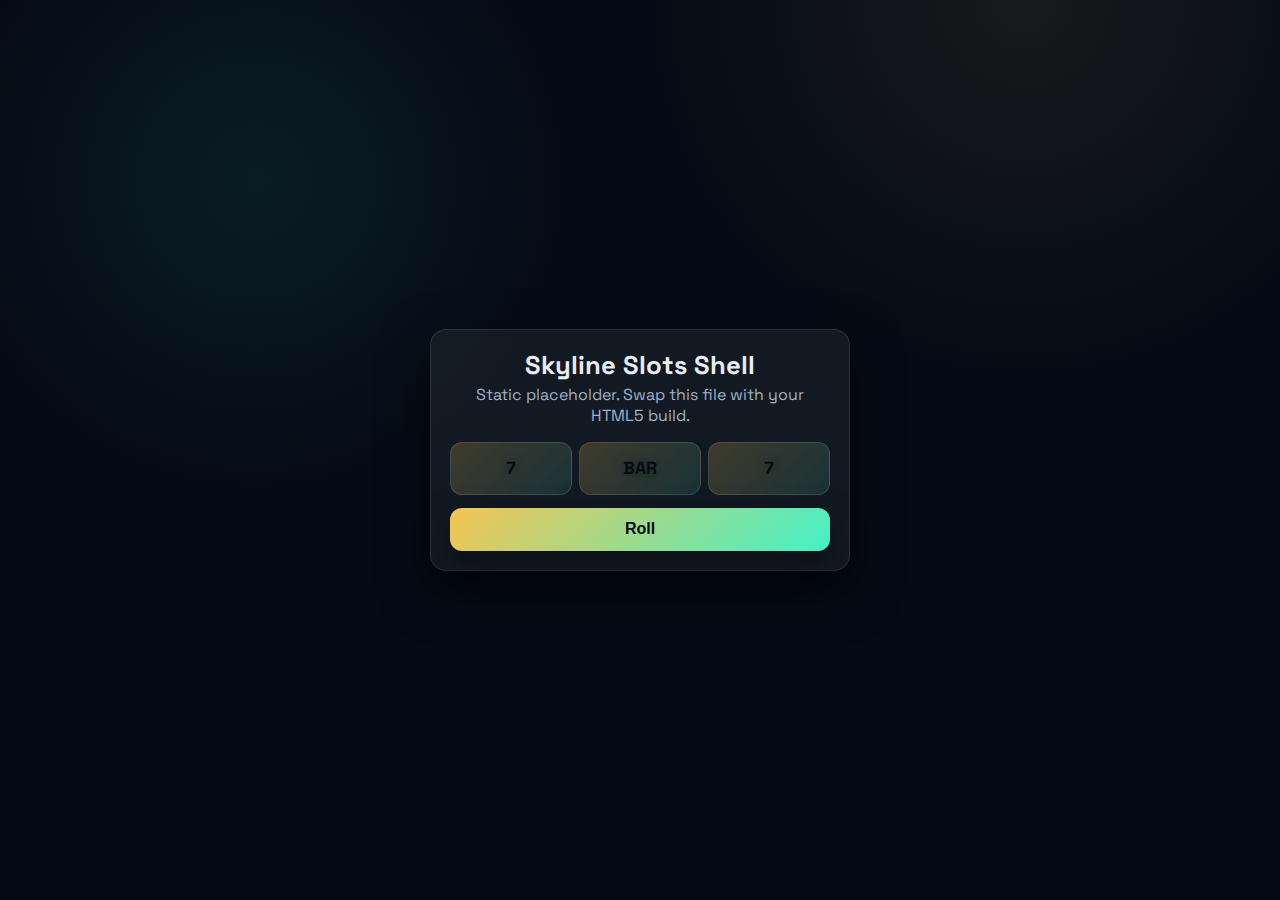
<file: games/game-1/index.html>
<!doctype html>
<html lang="en">
<head>
  <meta charset="utf-8">
  <meta name="viewport" content="width=device-width, initial-scale=1">
  <title>Game Shell 1 — Skyline Slots</title>
  <link rel="preconnect" href="https://fonts.googleapis.com">
  <link rel="preconnect" href="https://fonts.gstatic.com" crossorigin>
  <link href="https://fonts.googleapis.com/css2?family=Space+Grotesk:wght@500;700&display=swap" rel="stylesheet">
  <style>
    :root{
      --bg: #050b16;
      --accent: #f6c452;
      --accent-2: #45f0c8;
      --card: rgba(255,255,255,0.06);
      --text: #e8ecf5;
      --muted: #9fb1c8;
    }
    *{box-sizing:border-box}
    body{
      margin:0;
      font-family:"Space Grotesk", system-ui, sans-serif;
      min-height:100vh;
      background:radial-gradient(circle at 20% 20%, rgba(69,240,200,0.08), transparent 25%),
                 radial-gradient(circle at 80% 0%, rgba(246,196,82,0.08), transparent 28%),
                 #050b16;
      color:var(--text);
      display:flex;
      align-items:center;
      justify-content:center;
      padding:1rem;
    }
    .card{
      width:min(420px, 100%);
      background:var(--card);
      border:1px solid rgba(255,255,255,0.1);
      border-radius:16px;
      padding:1.2rem;
      box-shadow:0 18px 50px rgba(0,0,0,0.55);
      text-align:center;
    }
    h1{
      margin:0 0 0.2rem;
      font-size:1.6rem;
    }
    p{margin:0.2rem 0; color:var(--muted)}
    .reel{
      display:grid;
      grid-template-columns:repeat(3, 1fr);
      gap:0.4rem;
      margin:1rem 0 0.8rem;
    }
    .slot{
      padding:0.9rem 0.6rem;
      border-radius:12px;
      border:1px solid rgba(255,255,255,0.12);
      background:linear-gradient(135deg, rgba(246,196,82,0.2), rgba(69,240,200,0.12));
      font-weight:700;
      font-size:1.1rem;
      color:#050b16;
      text-shadow:0 1px 10px rgba(0,0,0,0.35);
    }
    button{
      background:linear-gradient(135deg, var(--accent), var(--accent-2));
      color:#050b16;
      font-weight:700;
      border:none;
      border-radius:12px;
      padding:0.8rem 1.2rem;
      cursor:pointer;
      box-shadow:0 14px 36px rgba(0,0,0,0.45);
      transition:transform .18s ease;
      width:100%;
      font-size:1rem;
    }
    button:hover{transform:translateY(-2px)}
  </style>
</head>
<body>
  <div class="card">
    <h1>Skyline Slots Shell</h1>
    <p>Static placeholder. Swap this file with your HTML5 build.</p>
    <div class="reel" id="reel">
      <div class="slot">7</div>
      <div class="slot">BAR</div>
      <div class="slot">7</div>
    </div>
    <button id="roll">Roll</button>
  </div>

  <script>
    const options = ["7", "BAR", "AAA", "JH", "WIN"];
    const reel = document.getElementById("reel");
    document.getElementById("roll").addEventListener("click", ()=>{
      reel.querySelectorAll(".slot").forEach(slot=>{
        const pick = options[Math.floor(Math.random()*options.length)];
        slot.textContent = pick;
      });
    });
  </script>
</body>
</html>
</file>
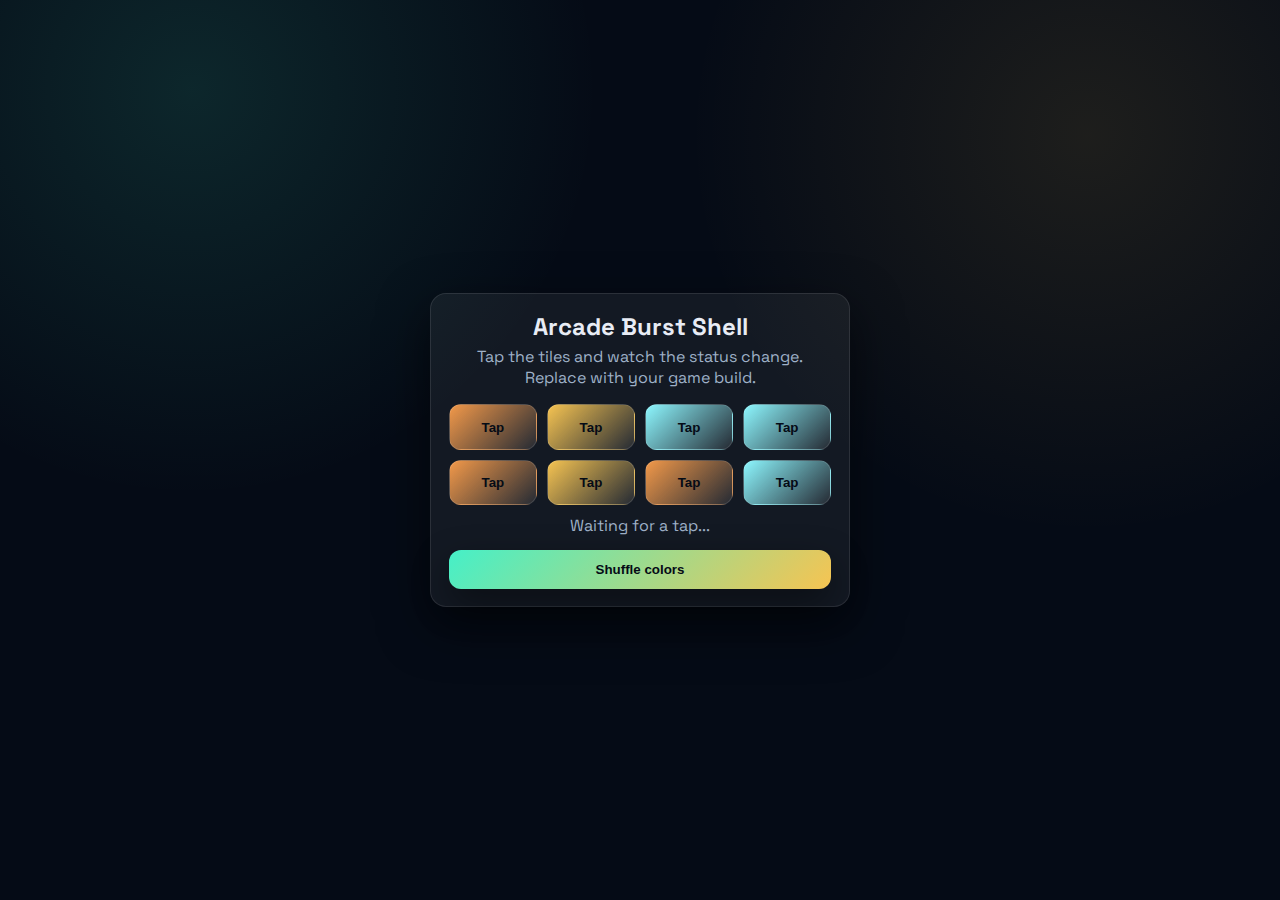
<file: games/game-2/index.html>
<!doctype html>
<html lang="en">
<head>
  <meta charset="utf-8">
  <meta name="viewport" content="width=device-width, initial-scale=1">
  <title>Game Shell 2 — Arcade Burst</title>
  <link rel="preconnect" href="https://fonts.googleapis.com">
  <link rel="preconnect" href="https://fonts.gstatic.com" crossorigin>
  <link href="https://fonts.googleapis.com/css2?family=Space+Grotesk:wght@500;700&display=swap" rel="stylesheet">
  <style>
    :root{
      --bg:#050b16;
      --card:rgba(255,255,255,0.06);
      --accent:#45f0c8;
      --accent-2:#f6c452;
      --text:#e8ecf5;
      --muted:#9fb1c8;
    }
    *{box-sizing:border-box}
    body{
      margin:0;
      min-height:100vh;
      font-family:"Space Grotesk", system-ui, sans-serif;
      background:radial-gradient(circle at 15% 10%, rgba(69,240,200,0.12), transparent 30%),
                 radial-gradient(circle at 85% 15%, rgba(246,196,82,0.1), transparent 30%),
                 #050b16;
      color:var(--text);
      display:flex;
      align-items:center;
      justify-content:center;
      padding:1rem;
    }
    .wrap{
      width:min(420px, 100%);
      background:var(--card);
      border:1px solid rgba(255,255,255,0.1);
      border-radius:16px;
      padding:1.1rem;
      box-shadow:0 18px 50px rgba(0,0,0,0.55);
      text-align:center;
    }
    h1{margin:0 0 0.2rem; font-size:1.5rem}
    p{margin:0.25rem 0; color:var(--muted)}
    .grid{
      display:grid;
      grid-template-columns:repeat(4, 1fr);
      gap:0.6rem;
      margin:1rem 0 0.6rem;
    }
    .tile{
      padding:0.9rem 0.6rem;
      border-radius:12px;
      border:1px solid rgba(255,255,255,0.12);
      background:linear-gradient(160deg, rgba(69,240,200,0.24), rgba(246,196,82,0.16));
      font-weight:700;
      color:#050b16;
      cursor:pointer;
      transition:transform .12s ease, box-shadow .12s ease;
    }
    .tile.active{
      box-shadow:0 0 0 2px rgba(69,240,200,0.4);
    }
    .tile:hover{transform:translateY(-2px)}
    .cta{
      margin-top:0.6rem;
      padding:0.75rem;
      border-radius:12px;
      background:linear-gradient(135deg, var(--accent), var(--accent-2));
      color:#050b16;
      font-weight:700;
      border:none;
      cursor:pointer;
      width:100%;
      box-shadow:0 14px 36px rgba(0,0,0,0.45);
      transition:transform .18s ease;
    }
    .cta:hover{transform:translateY(-2px)}
  </style>
</head>
<body>
  <div class="wrap">
    <h1>Arcade Burst Shell</h1>
    <p>Tap the tiles and watch the status change. Replace with your game build.</p>
    <div class="grid" id="tileGrid"></div>
    <p id="status">Waiting for a tap...</p>
    <button class="cta" id="shuffle">Shuffle colors</button>
  </div>

  <script>
    const colors = ["var(--accent)", "var(--accent-2)", "#8df7ff", "#f2994a"];
    const tileGrid = document.getElementById("tileGrid");
    const status = document.getElementById("status");
    const shuffleBtn = document.getElementById("shuffle");

    function buildGrid(){
      tileGrid.innerHTML = "";
      for(let i=0;i<8;i++){
        const tile = document.createElement("button");
        tile.className = "tile";
        tile.textContent = "Tap";
        tile.style.background = `linear-gradient(135deg, ${pick()}, rgba(255,255,255,0.08))`;
        tile.addEventListener("click", ()=>{
          tile.classList.toggle("active");
          tile.textContent = tile.classList.contains("active") ? "Active" : "Tap";
          status.textContent = "Tiles switched: " + document.querySelectorAll(".tile.active").length;
        });
        tileGrid.appendChild(tile);
      }
    }
    function pick(){
      return colors[Math.floor(Math.random()*colors.length)];
    }
    shuffleBtn.addEventListener("click", buildGrid);
    buildGrid();
  </script>
</body>
</html>
</file>
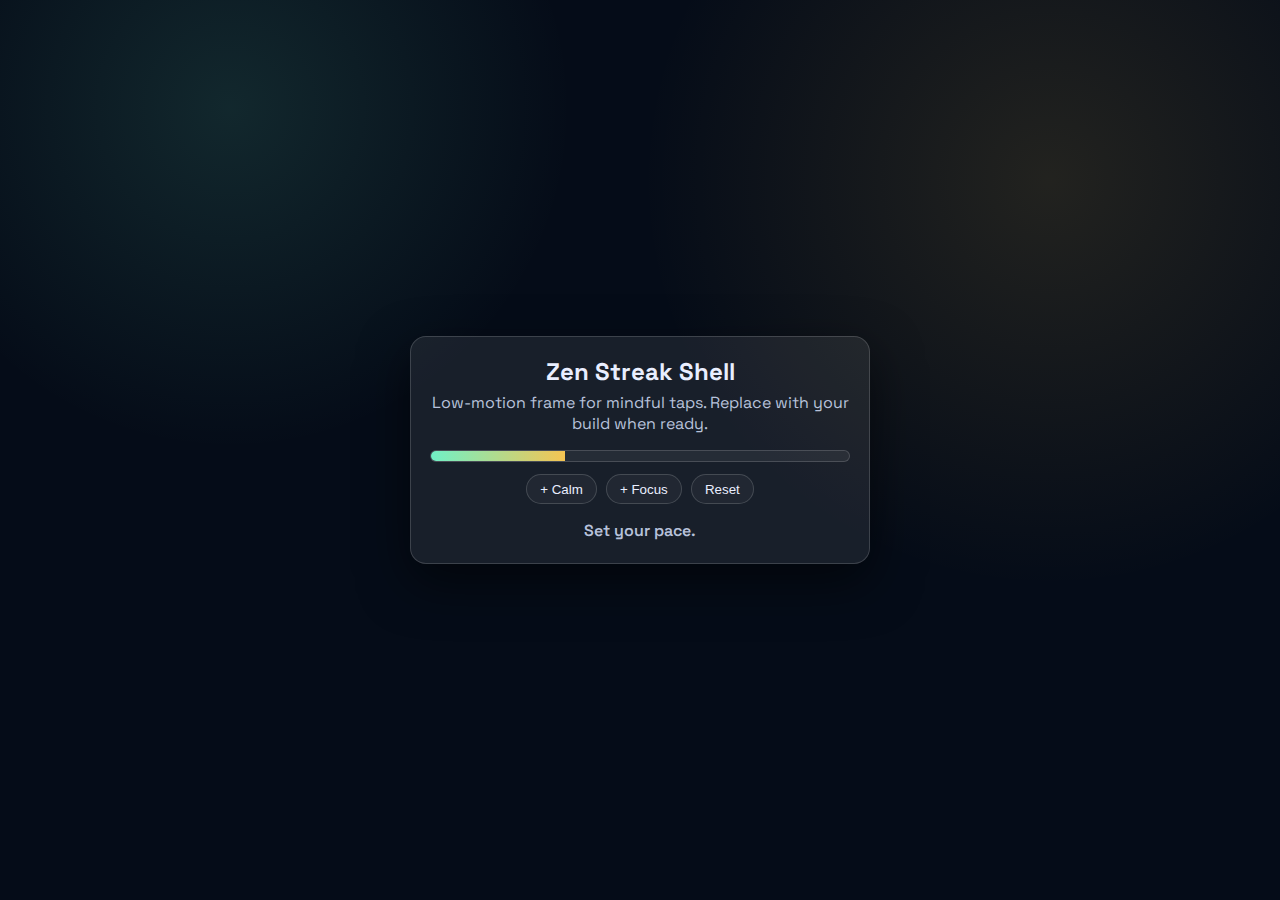
<file: games/game-3/index.html>
<!doctype html>
<html lang="en">
<head>
  <meta charset="utf-8">
  <meta name="viewport" content="width=device-width, initial-scale=1">
  <title>Game Shell 3 — Drift Calm</title>
  <link rel="preconnect" href="https://fonts.googleapis.com">
  <link rel="preconnect" href="https://fonts.gstatic.com" crossorigin>
  <link href="https://fonts.googleapis.com/css2?family=Space+Grotesk:wght@500;700&display=swap" rel="stylesheet">
  <style>
    :root{
      --bg:#050c18;
      --card:rgba(255,255,255,0.08);
      --accent:#f5c452;
      --accent-2:#70f0c7;
      --text:#e9eeff;
      --muted:#b7c2db;
      --border:rgba(255,255,255,0.16);
    }
    *{box-sizing:border-box}
    body{
      margin:0;
      min-height:100vh;
      font-family:"Space Grotesk", system-ui, sans-serif;
      background:radial-gradient(circle at 18% 12%, rgba(112,240,199,0.12), transparent 26%),
                 radial-gradient(circle at 82% 20%, rgba(245,196,82,0.12), transparent 32%),
                 #050c18;
      color:var(--text);
      display:flex;
      align-items:center;
      justify-content:center;
      padding:1rem;
    }
    .shell{
      width:min(460px, 100%);
      background:var(--card);
      border:1px solid var(--border);
      border-radius:16px;
      padding:1.2rem;
      box-shadow:0 18px 50px rgba(0,0,0,0.55);
      text-align:center;
    }
    h1{margin:0 0 0.2rem; font-size:1.5rem}
    p{margin:0.3rem 0; color:var(--muted)}
    .meter{
      margin:1rem 0 0.4rem;
      height:12px;
      border-radius:999px;
      background:rgba(255,255,255,0.06);
      overflow:hidden;
      border:1px solid var(--border);
    }
    .fill{
      height:100%;
      width:32%;
      background:linear-gradient(90deg, var(--accent-2), var(--accent));
      transition:width .25s ease;
    }
    .chips{
      display:flex;
      justify-content:center;
      gap:0.6rem;
      margin:0.8rem 0 1rem;
    }
    .chip{
      padding:0.4rem 0.8rem;
      border-radius:999px;
      border:1px solid var(--border);
      background:rgba(255,255,255,0.04);
      color:var(--text);
      cursor:pointer;
      transition:transform .16s ease, border-color .16s ease;
    }
    .chip:hover{transform:translateY(-2px); border-color:var(--accent-2)}
    .log{
      min-height:24px;
      color:var(--muted);
      font-weight:600;
    }
  </style>
</head>
<body>
  <div class="shell">
    <h1>Zen Streak Shell</h1>
    <p>Low-motion frame for mindful taps. Replace with your build when ready.</p>
    <div class="meter"><div class="fill" id="fill"></div></div>
    <div class="chips">
      <button class="chip" data-boost="15">+ Calm</button>
      <button class="chip" data-boost="22">+ Focus</button>
      <button class="chip" data-boost="-18">Reset</button>
    </div>
    <div class="log" id="log">Set your pace.</div>
  </div>

  <script>
    const fill = document.getElementById("fill");
    const log = document.getElementById("log");
    document.querySelectorAll(".chip").forEach(chip => {
      chip.addEventListener("click", () => {
        const change = Number(chip.dataset.boost);
        const current = parseInt(fill.style.width, 10) || 32;
        const next = Math.min(100, Math.max(8, current + change));
        fill.style.width = next + "%";
        log.textContent = change < 0 ? "Reset to a calm state." : "Boost applied. Keep it light.";
      });
    });
  </script>
</body>
</html>
</file>
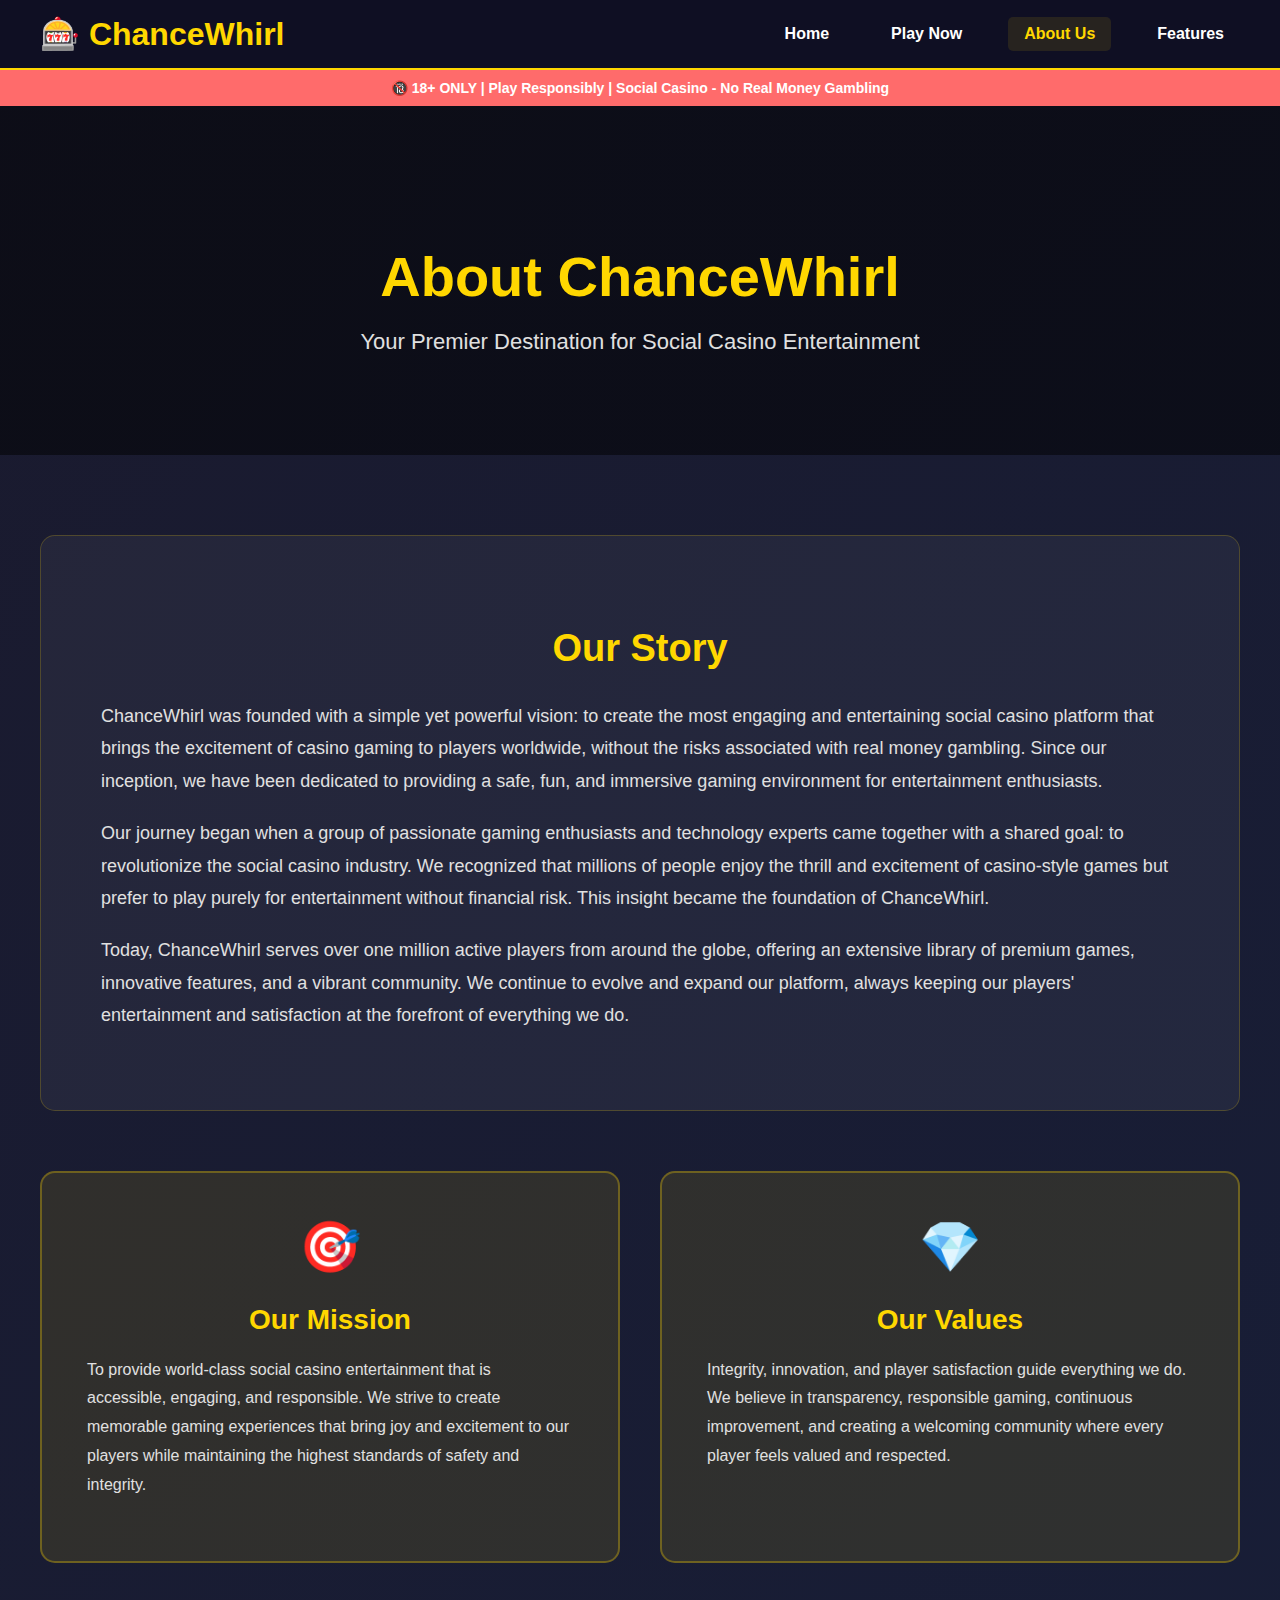
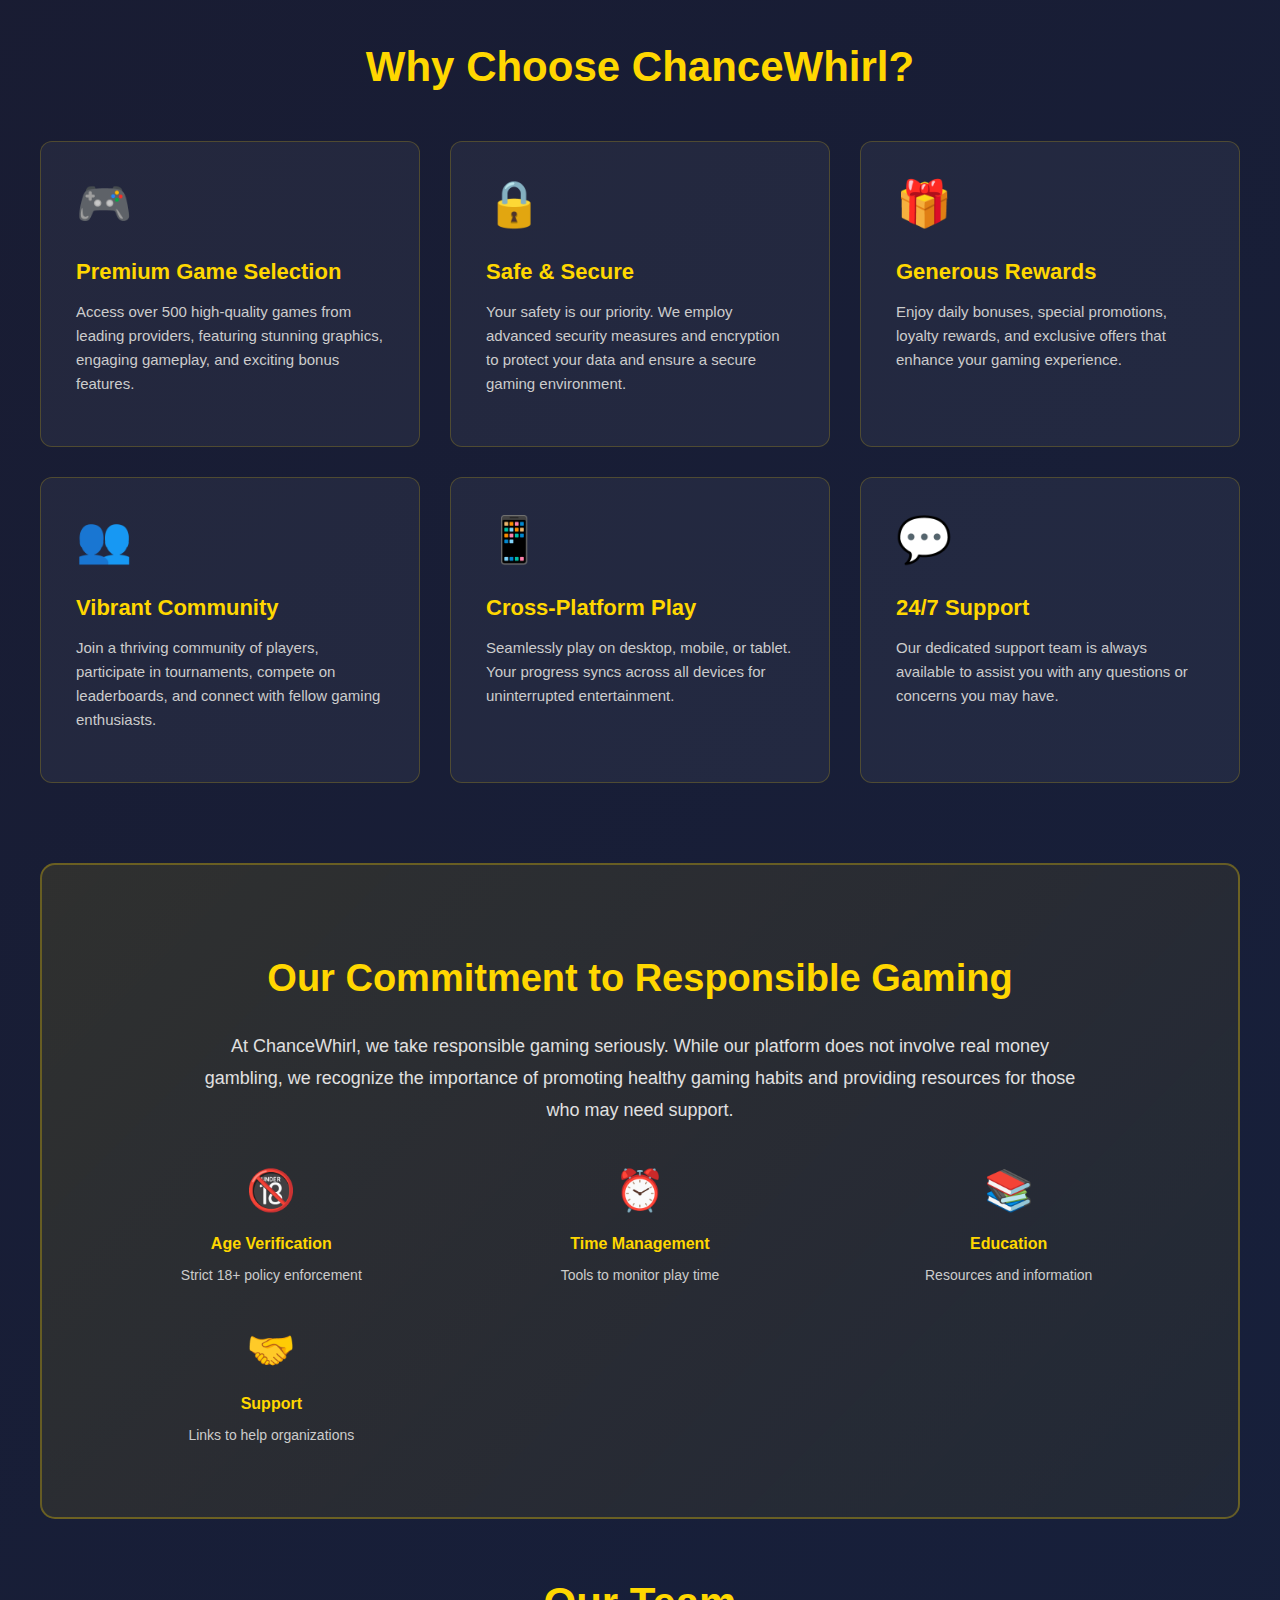
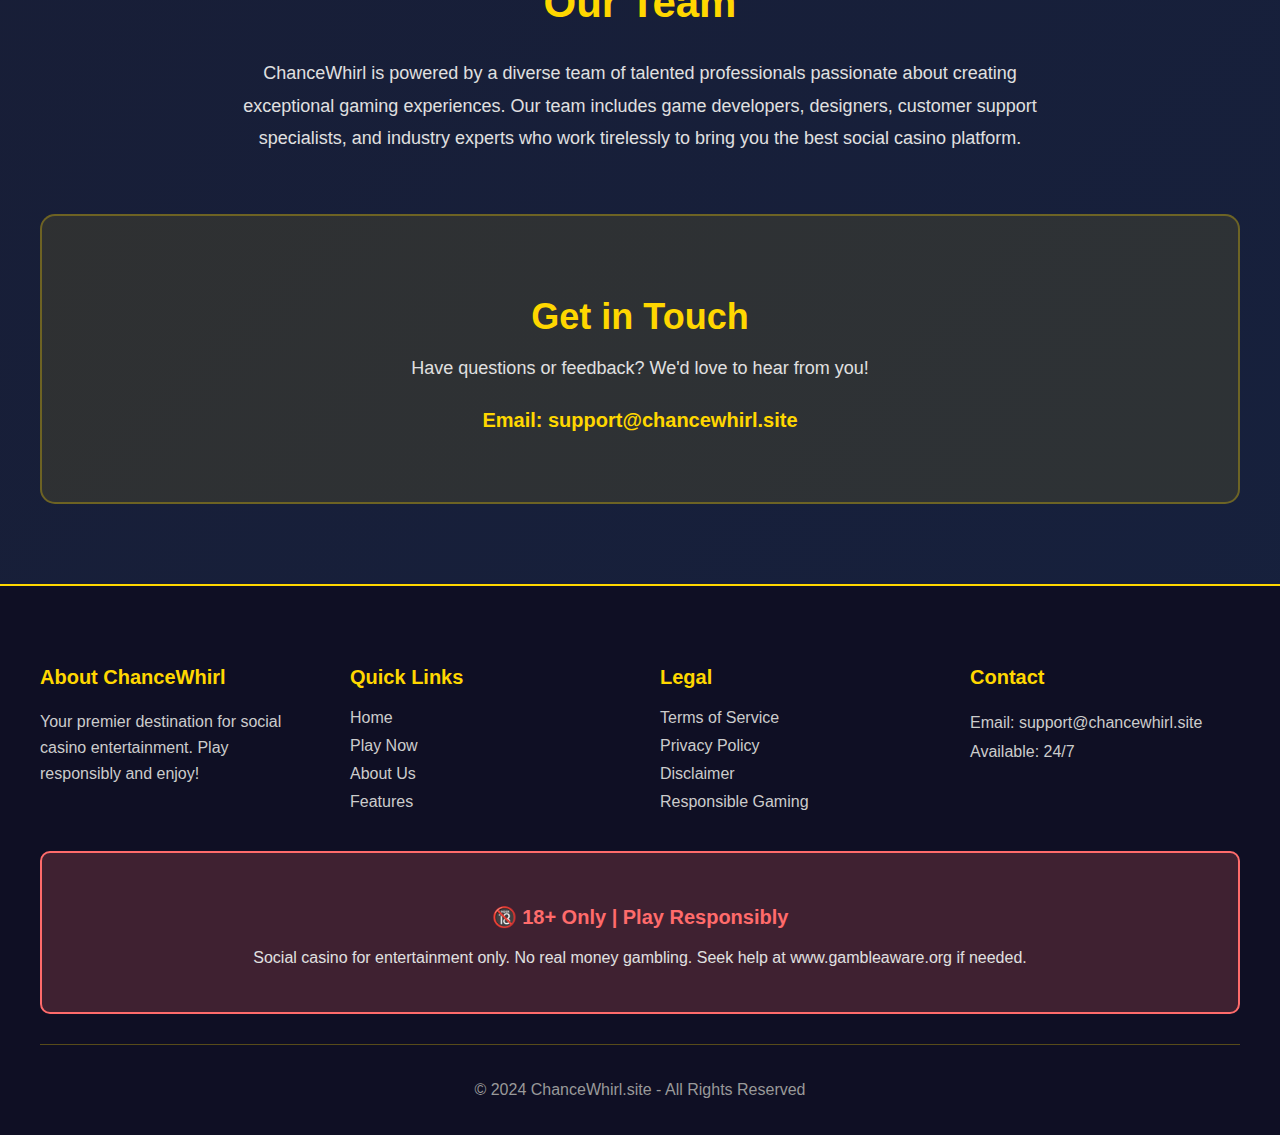
<file: about3947.html>
<!DOCTYPE html>
<html lang="en">
<head>
    <meta charset="UTF-8">
    <meta name="viewport" content="width=device-width, initial-scale=1.0">
    <title>About Us - ChanceWhirl</title>
    <meta name="description" content="Learn more about ChanceWhirl, the premier social casino entertainment platform.">
</head>
<body style="margin: 0; padding: 0; font-family: 'Segoe UI', Tahoma, Geneva, Verdana, sans-serif; background: linear-gradient(135deg, #1a1a2e 0%, #16213e 100%); color: #ffffff;">
    
    <!-- Header Navigation 3947 -->
    <div class="hdr-nav-wrp-3947" style="background: rgba(15, 15, 35, 0.95); padding: 15px 0; box-shadow: 0 4px 20px rgba(0, 0, 0, 0.3); border-bottom: 2px solid #ffd700;">
        <div class="inner-hdr-cont-7483" style="max-width: 1200px; margin: 0 auto; display: flex; justify-content: space-between; align-items: center; padding: 0 20px;">
            <div class="logo-brand-sect-5829" style="font-size: 32px; font-weight: bold; color: #ffd700;">
                🎰 ChanceWhirl
            </div>
            <nav class="main-nav-links-8392" style="display: flex; gap: 30px;">
                <a href="index.html" style="color: #ffffff; text-decoration: none; font-weight: 600; padding: 8px 16px; border-radius: 5px;">Home</a>
                <a href="play6482.html" style="color: #ffffff; text-decoration: none; font-weight: 600; padding: 8px 16px; border-radius: 5px;">Play Now</a>
                <a href="about3947.html" style="color: #ffd700; text-decoration: none; font-weight: 600; padding: 8px 16px; border-radius: 5px; background: rgba(255, 215, 0, 0.1);">About Us</a>
                <a href="features8291.html" style="color: #ffffff; text-decoration: none; font-weight: 600; padding: 8px 16px; border-radius: 5px;">Features</a>
            </nav>
        </div>
    </div>

    <!-- Age Notice 3947 -->
    <div class="age-notice-bar-3947" style="background: #ff6b6b; text-align: center; padding: 10px; font-weight: bold; font-size: 14px;">
        🔞 18+ ONLY | Play Responsibly | Social Casino - No Real Money Gambling
    </div>

    <!-- About Hero Section 3947 -->
    <div class="about-hero-sect-3947" style="background: linear-gradient(rgba(0, 0, 0, 0.5), rgba(0, 0, 0, 0.5)); padding: 100px 20px; text-align: center;">
        <h1 class="about-hero-title-2847" style="font-size: 56px; color: #ffd700; margin-bottom: 20px;">About ChanceWhirl</h1>
        <p class="about-hero-subtitle-5738" style="font-size: 22px; color: #e0e0e0; max-width: 800px; margin: 0 auto;">
            Your Premier Destination for Social Casino Entertainment
        </p>
    </div>

    <!-- About Content Main 3947 -->
    <div class="about-content-main-3947" style="max-width: 1200px; margin: 80px auto; padding: 0 20px;">
        
        <!-- Our Story Section -->
        <div class="our-story-sect-9284" style="background: rgba(255, 255, 255, 0.05); padding: 60px; border-radius: 15px; border: 1px solid rgba(255, 215, 0, 0.2); margin-bottom: 60px;">
            <h2 class="section-title-4829" style="font-size: 38px; color: #ffd700; margin-bottom: 30px; text-align: center;">Our Story</h2>
            <p style="color: #e0e0e0; line-height: 1.8; font-size: 18px; margin-bottom: 20px;">
                ChanceWhirl was founded with a simple yet powerful vision: to create the most engaging and entertaining social casino platform that brings the excitement of casino gaming to players worldwide, without the risks associated with real money gambling. Since our inception, we have been dedicated to providing a safe, fun, and immersive gaming environment for entertainment enthusiasts.
            </p>
            <p style="color: #e0e0e0; line-height: 1.8; font-size: 18px; margin-bottom: 20px;">
                Our journey began when a group of passionate gaming enthusiasts and technology experts came together with a shared goal: to revolutionize the social casino industry. We recognized that millions of people enjoy the thrill and excitement of casino-style games but prefer to play purely for entertainment without financial risk. This insight became the foundation of ChanceWhirl.
            </p>
            <p style="color: #e0e0e0; line-height: 1.8; font-size: 18px;">
                Today, ChanceWhirl serves over one million active players from around the globe, offering an extensive library of premium games, innovative features, and a vibrant community. We continue to evolve and expand our platform, always keeping our players' entertainment and satisfaction at the forefront of everything we do.
            </p>
        </div>

        <!-- Mission & Values Grid -->
        <div class="mission-values-grid-7392" style="display: grid; grid-template-columns: repeat(auto-fit, minmax(350px, 1fr)); gap: 40px; margin-bottom: 80px;">
            
            <div class="mission-card-3847" style="background: rgba(255, 215, 0, 0.1); padding: 45px; border-radius: 15px; border: 2px solid rgba(255, 215, 0, 0.3);">
                <div style="font-size: 50px; margin-bottom: 20px; text-align: center;">🎯</div>
                <h3 style="color: #ffd700; font-size: 28px; margin-bottom: 20px; text-align: center;">Our Mission</h3>
                <p style="color: #e0e0e0; line-height: 1.8; font-size: 16px;">
                    To provide world-class social casino entertainment that is accessible, engaging, and responsible. We strive to create memorable gaming experiences that bring joy and excitement to our players while maintaining the highest standards of safety and integrity.
                </p>
            </div>

            <div class="values-card-2847" style="background: rgba(255, 215, 0, 0.1); padding: 45px; border-radius: 15px; border: 2px solid rgba(255, 215, 0, 0.3);">
                <div style="font-size: 50px; margin-bottom: 20px; text-align: center;">💎</div>
                <h3 style="color: #ffd700; font-size: 28px; margin-bottom: 20px; text-align: center;">Our Values</h3>
                <p style="color: #e0e0e0; line-height: 1.8; font-size: 16px;">
                    Integrity, innovation, and player satisfaction guide everything we do. We believe in transparency, responsible gaming, continuous improvement, and creating a welcoming community where every player feels valued and respected.
                </p>
            </div>
        </div>

        <!-- Why Choose Us Section -->
        <div class="why-choose-sect-5738" style="margin-bottom: 80px;">
            <h2 class="section-title-9284" style="font-size: 42px; color: #ffd700; margin-bottom: 50px; text-align: center;">Why Choose ChanceWhirl?</h2>
            
            <div class="reasons-grid-4829" style="display: grid; grid-template-columns: repeat(auto-fit, minmax(280px, 1fr)); gap: 30px;">
                
                <div class="reason-card-7392" style="background: rgba(255, 255, 255, 0.05); padding: 35px; border-radius: 12px; border: 1px solid rgba(255, 215, 0, 0.2);">
                    <div style="font-size: 45px; margin-bottom: 15px;">🎮</div>
                    <h4 style="color: #ffd700; font-size: 22px; margin-bottom: 15px;">Premium Game Selection</h4>
                    <p style="color: #cccccc; line-height: 1.6; font-size: 15px;">
                        Access over 500 high-quality games from leading providers, featuring stunning graphics, engaging gameplay, and exciting bonus features.
                    </p>
                </div>

                <div class="reason-card-7392" style="background: rgba(255, 255, 255, 0.05); padding: 35px; border-radius: 12px; border: 1px solid rgba(255, 215, 0, 0.2);">
                    <div style="font-size: 45px; margin-bottom: 15px;">🔒</div>
                    <h4 style="color: #ffd700; font-size: 22px; margin-bottom: 15px;">Safe & Secure</h4>
                    <p style="color: #cccccc; line-height: 1.6; font-size: 15px;">
                        Your safety is our priority. We employ advanced security measures and encryption to protect your data and ensure a secure gaming environment.
                    </p>
                </div>

                <div class="reason-card-7392" style="background: rgba(255, 255, 255, 0.05); padding: 35px; border-radius: 12px; border: 1px solid rgba(255, 215, 0, 0.2);">
                    <div style="font-size: 45px; margin-bottom: 15px;">🎁</div>
                    <h4 style="color: #ffd700; font-size: 22px; margin-bottom: 15px;">Generous Rewards</h4>
                    <p style="color: #cccccc; line-height: 1.6; font-size: 15px;">
                        Enjoy daily bonuses, special promotions, loyalty rewards, and exclusive offers that enhance your gaming experience.
                    </p>
                </div>

                <div class="reason-card-7392" style="background: rgba(255, 255, 255, 0.05); padding: 35px; border-radius: 12px; border: 1px solid rgba(255, 215, 0, 0.2);">
                    <div style="font-size: 45px; margin-bottom: 15px;">👥</div>
                    <h4 style="color: #ffd700; font-size: 22px; margin-bottom: 15px;">Vibrant Community</h4>
                    <p style="color: #cccccc; line-height: 1.6; font-size: 15px;">
                        Join a thriving community of players, participate in tournaments, compete on leaderboards, and connect with fellow gaming enthusiasts.
                    </p>
                </div>

                <div class="reason-card-7392" style="background: rgba(255, 255, 255, 0.05); padding: 35px; border-radius: 12px; border: 1px solid rgba(255, 215, 0, 0.2);">
                    <div style="font-size: 45px; margin-bottom: 15px;">📱</div>
                    <h4 style="color: #ffd700; font-size: 22px; margin-bottom: 15px;">Cross-Platform Play</h4>
                    <p style="color: #cccccc; line-height: 1.6; font-size: 15px;">
                        Seamlessly play on desktop, mobile, or tablet. Your progress syncs across all devices for uninterrupted entertainment.
                    </p>
                </div>

                <div class="reason-card-7392" style="background: rgba(255, 255, 255, 0.05); padding: 35px; border-radius: 12px; border: 1px solid rgba(255, 215, 0, 0.2);">
                    <div style="font-size: 45px; margin-bottom: 15px;">💬</div>
                    <h4 style="color: #ffd700; font-size: 22px; margin-bottom: 15px;">24/7 Support</h4>
                    <p style="color: #cccccc; line-height: 1.6; font-size: 15px;">
                        Our dedicated support team is always available to assist you with any questions or concerns you may have.
                    </p>
                </div>
            </div>
        </div>

        <!-- Commitment Section -->
        <div class="commitment-sect-3847" style="background: linear-gradient(135deg, rgba(255, 215, 0, 0.1) 0%, rgba(255, 215, 0, 0.05) 100%); padding: 60px; border-radius: 15px; border: 2px solid rgba(255, 215, 0, 0.3); margin-bottom: 60px;">
            <h2 style="color: #ffd700; font-size: 38px; margin-bottom: 30px; text-align: center;">Our Commitment to Responsible Gaming</h2>
            <p style="color: #e0e0e0; line-height: 1.8; font-size: 18px; margin-bottom: 20px; text-align: center; max-width: 900px; margin-left: auto; margin-right: auto;">
                At ChanceWhirl, we take responsible gaming seriously. While our platform does not involve real money gambling, we recognize the importance of promoting healthy gaming habits and providing resources for those who may need support.
            </p>
            <div style="display: grid; grid-template-columns: repeat(auto-fit, minmax(250px, 1fr)); gap: 30px; margin-top: 40px;">
                <div style="text-align: center;">
                    <div style="font-size: 40px; margin-bottom: 15px;">🔞</div>
                    <h4 style="color: #ffd700; margin-bottom: 10px;">Age Verification</h4>
                    <p style="color: #cccccc; font-size: 14px;">Strict 18+ policy enforcement</p>
                </div>
                <div style="text-align: center;">
                    <div style="font-size: 40px; margin-bottom: 15px;">⏰</div>
                    <h4 style="color: #ffd700; margin-bottom: 10px;">Time Management</h4>
                    <p style="color: #cccccc; font-size: 14px;">Tools to monitor play time</p>
                </div>
                <div style="text-align: center;">
                    <div style="font-size: 40px; margin-bottom: 15px;">📚</div>
                    <h4 style="color: #ffd700; margin-bottom: 10px;">Education</h4>
                    <p style="color: #cccccc; font-size: 14px;">Resources and information</p>
                </div>
                <div style="text-align: center;">
                    <div style="font-size: 40px; margin-bottom: 15px;">🤝</div>
                    <h4 style="color: #ffd700; margin-bottom: 10px;">Support</h4>
                    <p style="color: #cccccc; font-size: 14px;">Links to help organizations</p>
                </div>
            </div>
        </div>

        <!-- Team Section -->
        <div class="team-sect-2847" style="margin-bottom: 60px;">
            <h2 style="color: #ffd700; font-size: 42px; margin-bottom: 30px; text-align: center;">Our Team</h2>
            <p style="color: #e0e0e0; line-height: 1.8; font-size: 18px; text-align: center; max-width: 800px; margin: 0 auto 50px;">
                ChanceWhirl is powered by a diverse team of talented professionals passionate about creating exceptional gaming experiences. Our team includes game developers, designers, customer support specialists, and industry experts who work tirelessly to bring you the best social casino platform.
            </p>
        </div>

        <!-- Contact CTA -->
        <div class="contact-cta-5738" style="background: rgba(255, 215, 0, 0.1); padding: 50px; border-radius: 15px; text-align: center; border: 2px solid rgba(255, 215, 0, 0.3);">
            <h2 style="color: #ffd700; font-size: 36px; margin-bottom: 20px;">Get in Touch</h2>
            <p style="color: #e0e0e0; font-size: 18px; margin-bottom: 30px;">
                Have questions or feedback? We'd love to hear from you!
            </p>
            <p style="color: #ffd700; font-size: 20px; font-weight: bold;">
                Email: support@chancewhirl.site
            </p>
        </div>
    </div>

    <!-- Hidden Filler 3947 -->
    <div class="hidden-filler-3947" style="display: none;">
        <p>Content element 39478 for structure</p>
        <div class="filler-div-t-9284">Block 73829</div>
        <span class="hidden-span-u-4829">Node 58392</span>
    </div>

    <!-- Footer 3947 -->
    <footer class="main-footer-sect-3947" style="background: rgba(15, 15, 35, 0.95); padding: 60px 20px 20px; border-top: 2px solid #ffd700; margin-top: 80px;">
        <div class="footer-inner-wrap-7483" style="max-width: 1200px; margin: 0 auto;">
            <div class="footer-grid-layout-5829" style="display: grid; grid-template-columns: repeat(auto-fit, minmax(250px, 1fr)); gap: 40px; margin-bottom: 40px;">
                
                <div class="footer-col-about-8392">
                    <h3 style="color: #ffd700; margin-bottom: 20px; font-size: 20px;">About ChanceWhirl</h3>
                    <p style="color: #cccccc; line-height: 1.6;">
                        Your premier destination for social casino entertainment. Play responsibly and enjoy!
                    </p>
                </div>

                <div class="footer-col-links-9283">
                    <h3 style="color: #ffd700; margin-bottom: 20px; font-size: 20px;">Quick Links</h3>
                    <div style="display: flex; flex-direction: column; gap: 10px;">
                        <a href="index.html" style="color: #cccccc; text-decoration: none;">Home</a>
                        <a href="play6482.html" style="color: #cccccc; text-decoration: none;">Play Now</a>
                        <a href="about3947.html" style="color: #cccccc; text-decoration: none;">About Us</a>
                        <a href="features8291.html" style="color: #cccccc; text-decoration: none;">Features</a>
                    </div>
                </div>

                <div class="footer-col-legal-4728">
                    <h3 style="color: #ffd700; margin-bottom: 20px; font-size: 20px;">Legal</h3>
                    <div style="display: flex; flex-direction: column; gap: 10px;">
                        <a href="terms5829.html" style="color: #cccccc; text-decoration: none;">Terms of Service</a>
                        <a href="privacy7394.html" style="color: #cccccc; text-decoration: none;">Privacy Policy</a>
                        <a href="disclaimer9283.html" style="color: #cccccc; text-decoration: none;">Disclaimer</a>
                        <a href="responsible4728.html" style="color: #cccccc; text-decoration: none;">Responsible Gaming</a>
                    </div>
                </div>

                <div class="footer-col-contact-2847">
                    <h3 style="color: #ffd700; margin-bottom: 20px; font-size: 20px;">Contact</h3>
                    <p style="color: #cccccc; line-height: 1.8;">
                        Email: support@chancewhirl.site<br>
                        Available: 24/7
                    </p>
                </div>
            </div>

            <div class="responsible-gaming-notice-3847" style="background: rgba(255, 107, 107, 0.2); border: 2px solid #ff6b6b; border-radius: 10px; padding: 25px; margin-bottom: 30px; text-align: center;">
                <h4 style="color: #ff6b6b; margin-bottom: 15px; font-size: 20px;">🔞 18+ Only | Play Responsibly</h4>
                <p style="color: #e0e0e0; line-height: 1.6;">
                    Social casino for entertainment only. No real money gambling. Seek help at www.gambleaware.org if needed.
                </p>
            </div>

            <div style="border-top: 1px solid rgba(255, 215, 0, 0.3); padding-top: 20px; text-align: center; color: #999999;">
                <p>&copy; 2024 ChanceWhirl.site - All Rights Reserved</p>
            </div>
        </div>
    </footer>

</body>
</html>
</file>
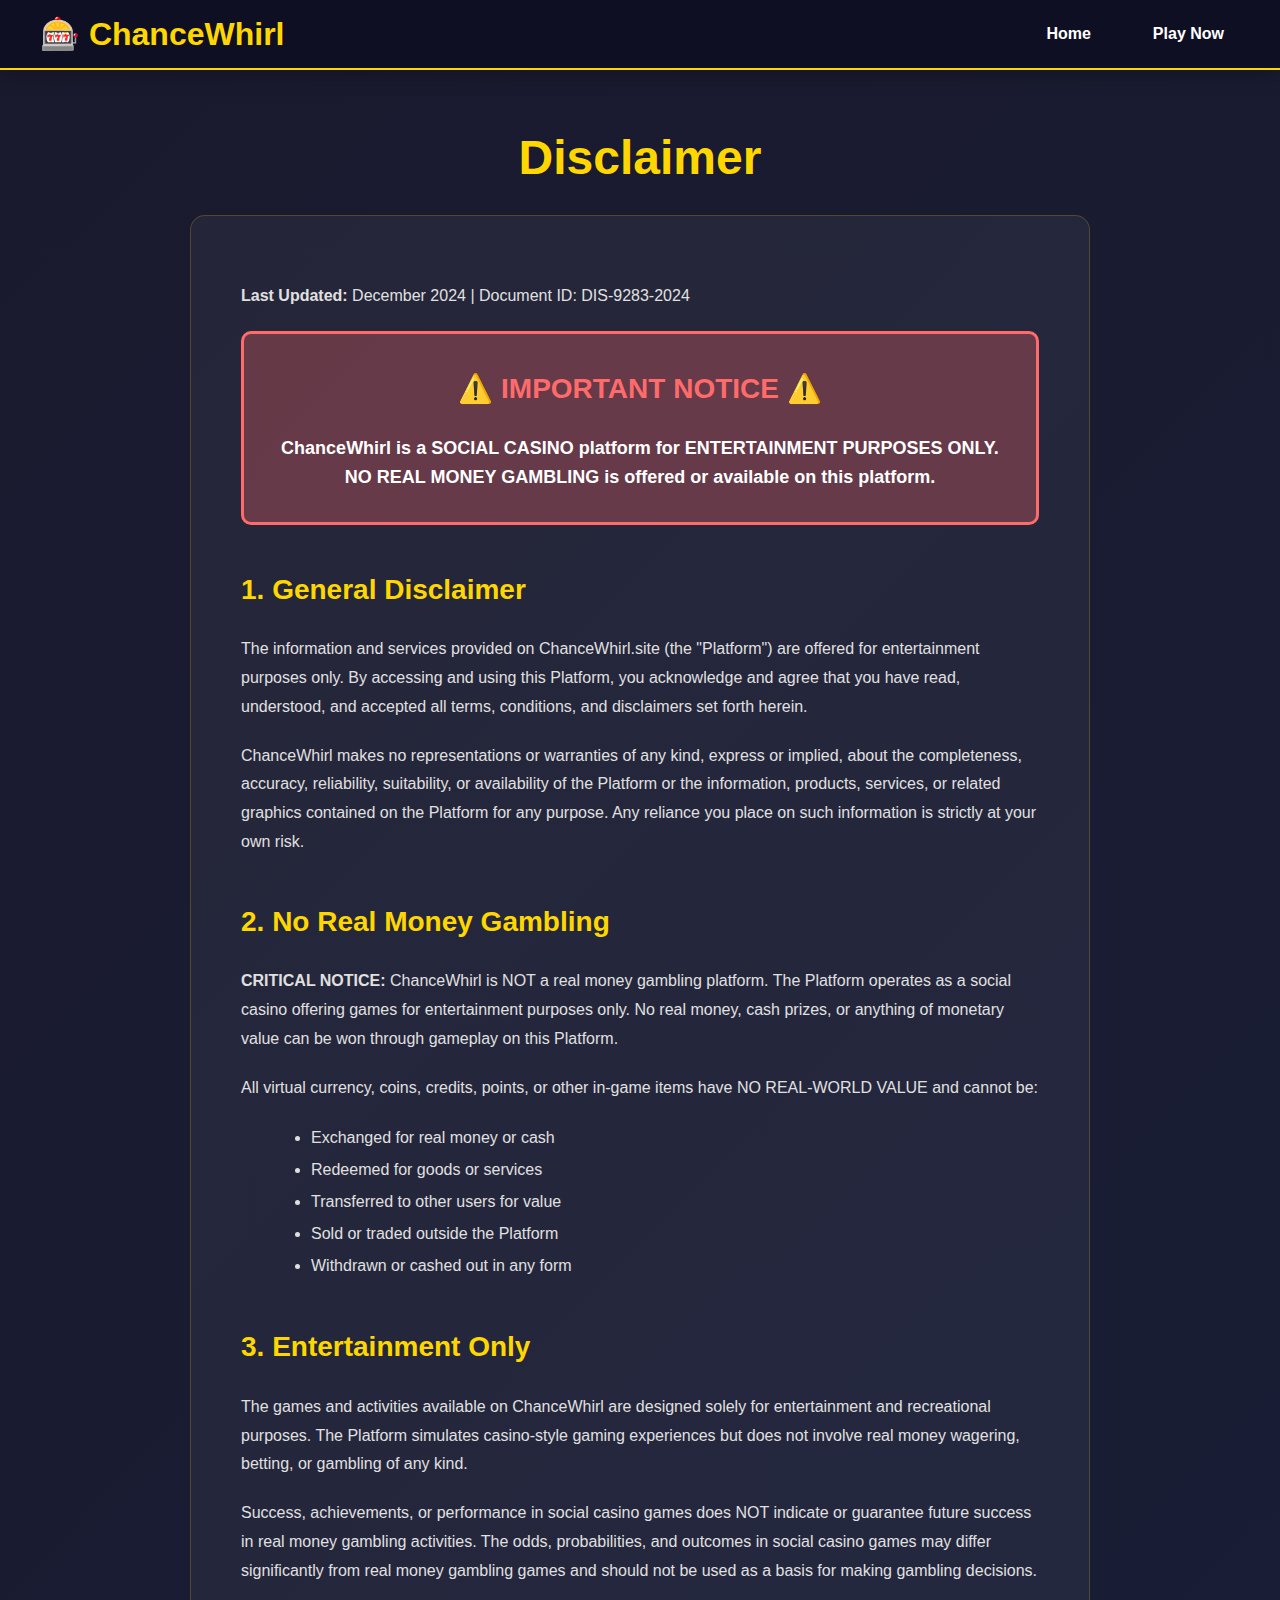
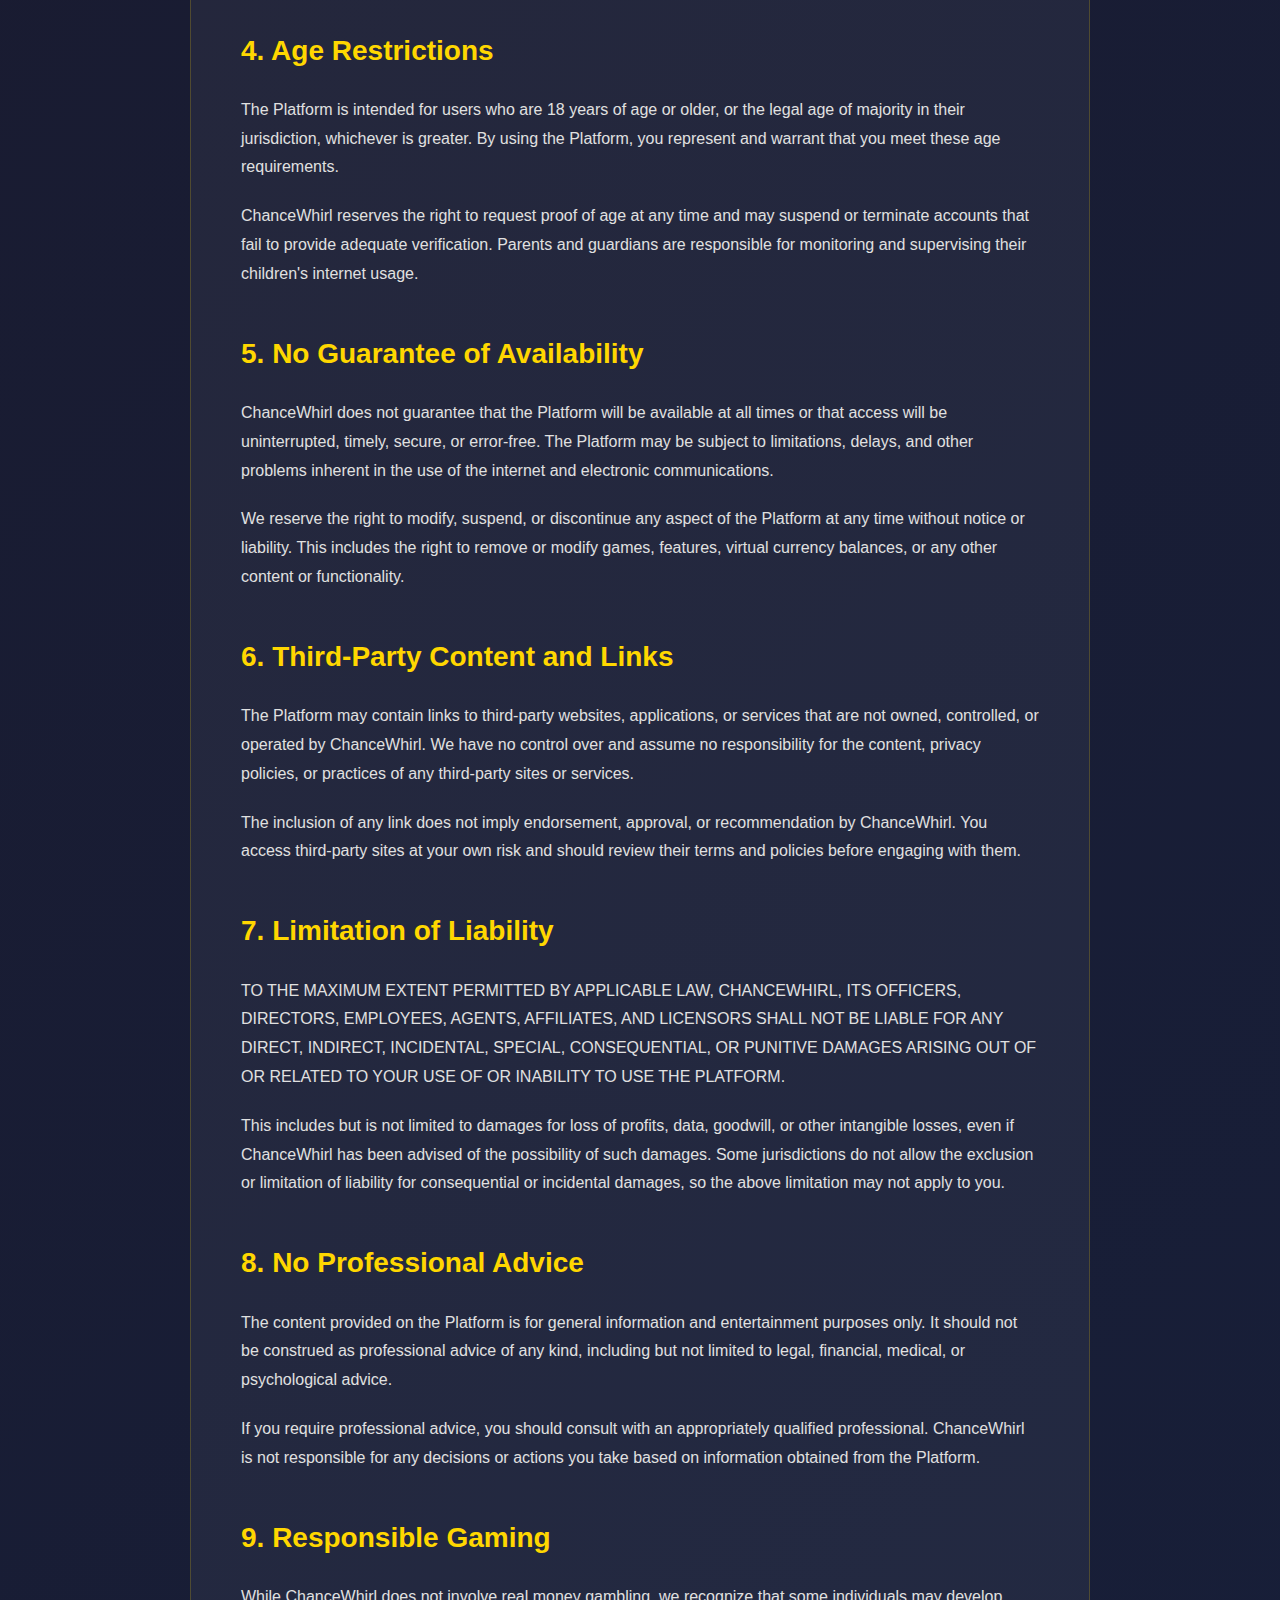
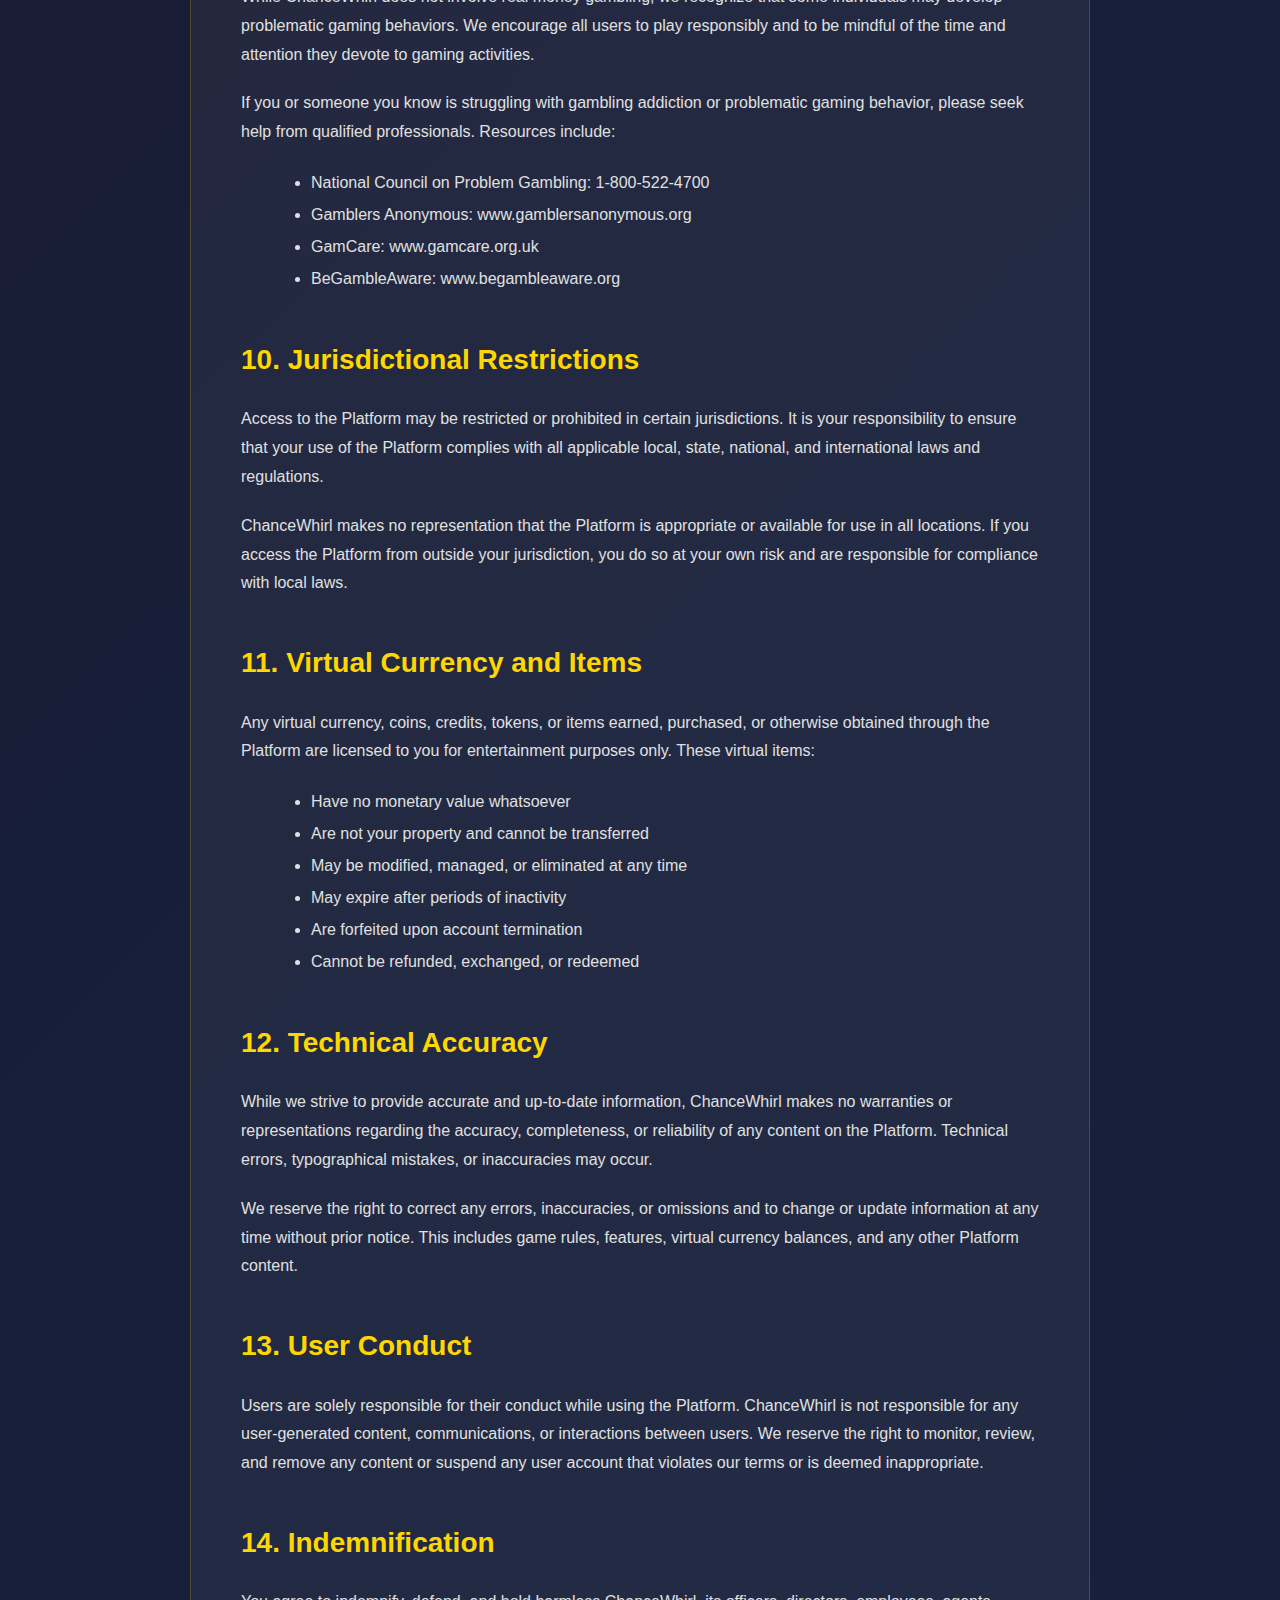
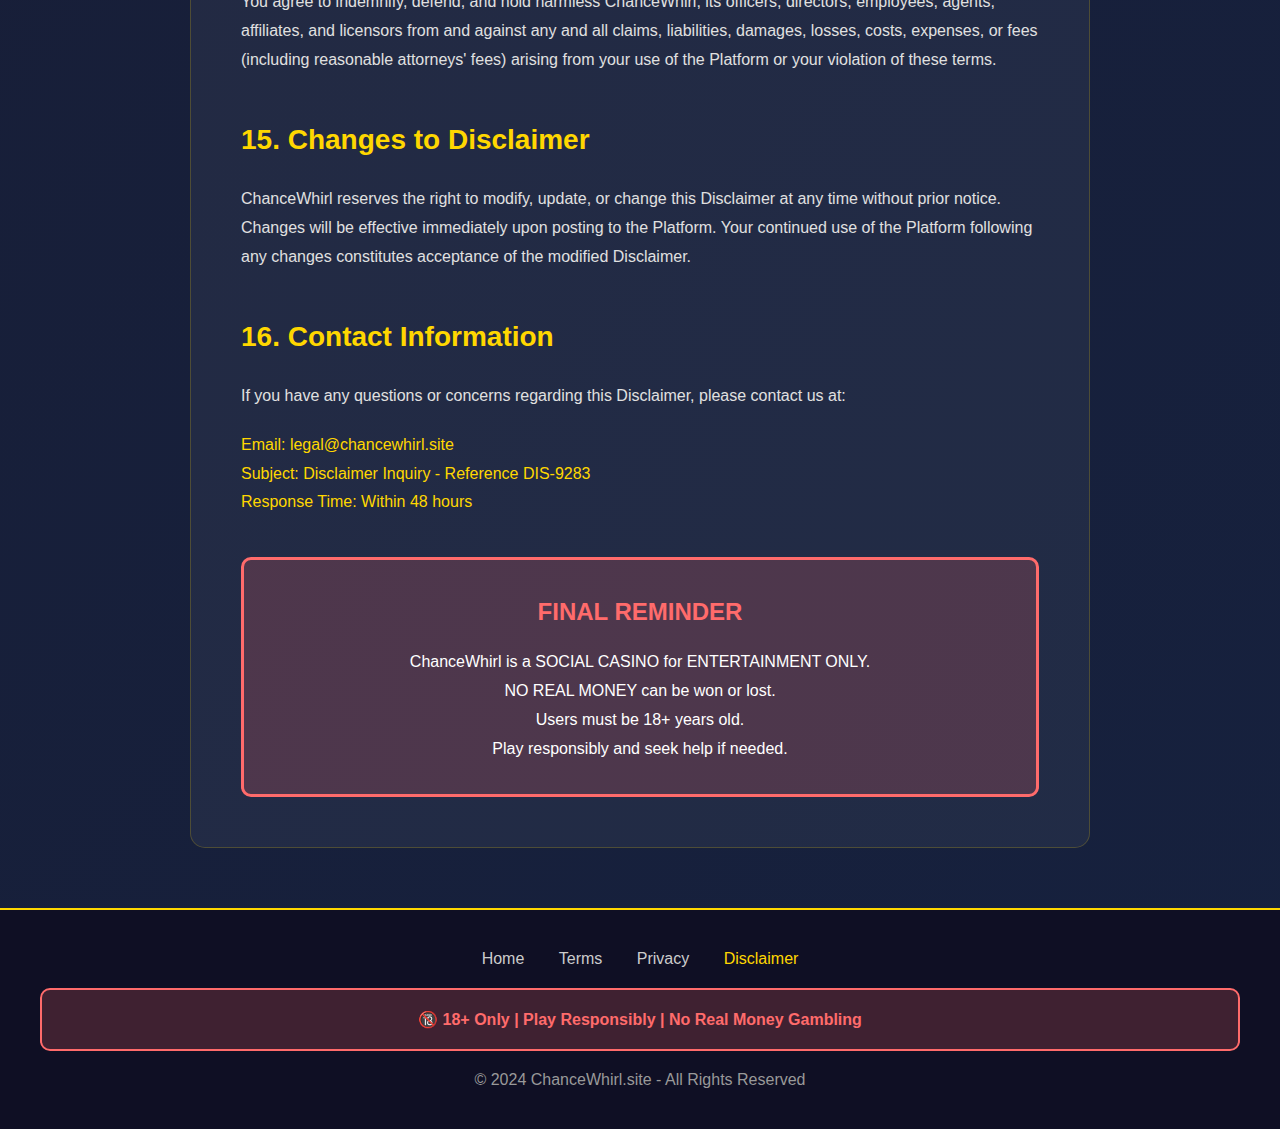
<file: disclaimer9283.html>
<!DOCTYPE html>
<html lang="en">
<head>
    <meta charset="UTF-8">
    <meta name="viewport" content="width=device-width, initial-scale=1.0">
    <title>Disclaimer - ChanceWhirl</title>
    <meta name="description" content="Read the Disclaimer for ChanceWhirl social casino platform.">
</head>
<body style="margin: 0; padding: 0; font-family: 'Segoe UI', Tahoma, Geneva, Verdana, sans-serif; background: linear-gradient(135deg, #1a1a2e 0%, #16213e 100%); color: #ffffff;">
    
    <!-- Header Navigation 9283 -->
    <div class="hdr-nav-wrp-9283" style="background: rgba(15, 15, 35, 0.95); padding: 15px 0; box-shadow: 0 4px 20px rgba(0, 0, 0, 0.3); border-bottom: 2px solid #ffd700;">
        <div class="inner-hdr-cont-5839" style="max-width: 1200px; margin: 0 auto; display: flex; justify-content: space-between; align-items: center; padding: 0 20px;">
            <div class="logo-brand-sect-3928" style="font-size: 32px; font-weight: bold; color: #ffd700;">
                🎰 ChanceWhirl
            </div>
            <nav class="main-nav-links-7483" style="display: flex; gap: 30px;">
                <a href="index.html" style="color: #ffffff; text-decoration: none; font-weight: 600; padding: 8px 16px; border-radius: 5px;">Home</a>
                <a href="play6482.html" style="color: #ffffff; text-decoration: none; font-weight: 600; padding: 8px 16px; border-radius: 5px;">Play Now</a>
            </nav>
        </div>
    </div>

    <!-- Disclaimer Content Section 9283 -->
    <div class="disclaimer-content-main-9283" style="max-width: 900px; margin: 60px auto; padding: 0 20px;">
        <h1 class="disclaimer-page-title-4829" style="font-size: 48px; color: #ffd700; margin-bottom: 30px; text-align: center;">Disclaimer</h1>
        
        <div class="disclaimer-text-container-3847" style="background: rgba(255, 255, 255, 0.05); padding: 50px; border-radius: 15px; border: 1px solid rgba(255, 215, 0, 0.2); line-height: 1.8;">
            
            <p style="color: #e0e0e0; margin-bottom: 20px; font-size: 16px;">
                <strong>Last Updated:</strong> December 2024 | Document ID: DIS-9283-2024
            </p>

            <div style="background: rgba(255, 107, 107, 0.3); border: 3px solid #ff6b6b; border-radius: 10px; padding: 30px; margin-bottom: 40px;">
                <h2 style="color: #ff6b6b; font-size: 28px; margin-top: 0; margin-bottom: 20px; text-align: center;">⚠️ IMPORTANT NOTICE ⚠️</h2>
                <p style="color: #ffffff; margin: 0; font-size: 18px; font-weight: bold; text-align: center; line-height: 1.6;">
                    ChanceWhirl is a SOCIAL CASINO platform for ENTERTAINMENT PURPOSES ONLY.<br>
                    NO REAL MONEY GAMBLING is offered or available on this platform.
                </p>
            </div>

            <h2 style="color: #ffd700; font-size: 28px; margin-top: 40px; margin-bottom: 20px;">1. General Disclaimer</h2>
            <p style="color: #e0e0e0; margin-bottom: 20px;">
                The information and services provided on ChanceWhirl.site (the "Platform") are offered for entertainment purposes only. By accessing and using this Platform, you acknowledge and agree that you have read, understood, and accepted all terms, conditions, and disclaimers set forth herein.
            </p>
            <p style="color: #e0e0e0; margin-bottom: 20px;">
                ChanceWhirl makes no representations or warranties of any kind, express or implied, about the completeness, accuracy, reliability, suitability, or availability of the Platform or the information, products, services, or related graphics contained on the Platform for any purpose. Any reliance you place on such information is strictly at your own risk.
            </p>

            <h2 style="color: #ffd700; font-size: 28px; margin-top: 40px; margin-bottom: 20px;">2. No Real Money Gambling</h2>
            <p style="color: #e0e0e0; margin-bottom: 20px;">
                <strong>CRITICAL NOTICE:</strong> ChanceWhirl is NOT a real money gambling platform. The Platform operates as a social casino offering games for entertainment purposes only. No real money, cash prizes, or anything of monetary value can be won through gameplay on this Platform.
            </p>
            <p style="color: #e0e0e0; margin-bottom: 20px;">
                All virtual currency, coins, credits, points, or other in-game items have NO REAL-WORLD VALUE and cannot be:
            </p>
            <ul style="color: #e0e0e0; margin-bottom: 20px; margin-left: 30px; line-height: 2;">
                <li>Exchanged for real money or cash</li>
                <li>Redeemed for goods or services</li>
                <li>Transferred to other users for value</li>
                <li>Sold or traded outside the Platform</li>
                <li>Withdrawn or cashed out in any form</li>
            </ul>

            <h2 style="color: #ffd700; font-size: 28px; margin-top: 40px; margin-bottom: 20px;">3. Entertainment Only</h2>
            <p style="color: #e0e0e0; margin-bottom: 20px;">
                The games and activities available on ChanceWhirl are designed solely for entertainment and recreational purposes. The Platform simulates casino-style gaming experiences but does not involve real money wagering, betting, or gambling of any kind.
            </p>
            <p style="color: #e0e0e0; margin-bottom: 20px;">
                Success, achievements, or performance in social casino games does NOT indicate or guarantee future success in real money gambling activities. The odds, probabilities, and outcomes in social casino games may differ significantly from real money gambling games and should not be used as a basis for making gambling decisions.
            </p>

            <h2 style="color: #ffd700; font-size: 28px; margin-top: 40px; margin-bottom: 20px;">4. Age Restrictions</h2>
            <p style="color: #e0e0e0; margin-bottom: 20px;">
                The Platform is intended for users who are 18 years of age or older, or the legal age of majority in their jurisdiction, whichever is greater. By using the Platform, you represent and warrant that you meet these age requirements.
            </p>
            <p style="color: #e0e0e0; margin-bottom: 20px;">
                ChanceWhirl reserves the right to request proof of age at any time and may suspend or terminate accounts that fail to provide adequate verification. Parents and guardians are responsible for monitoring and supervising their children's internet usage.
            </p>

            <h2 style="color: #ffd700; font-size: 28px; margin-top: 40px; margin-bottom: 20px;">5. No Guarantee of Availability</h2>
            <p style="color: #e0e0e0; margin-bottom: 20px;">
                ChanceWhirl does not guarantee that the Platform will be available at all times or that access will be uninterrupted, timely, secure, or error-free. The Platform may be subject to limitations, delays, and other problems inherent in the use of the internet and electronic communications.
            </p>
            <p style="color: #e0e0e0; margin-bottom: 20px;">
                We reserve the right to modify, suspend, or discontinue any aspect of the Platform at any time without notice or liability. This includes the right to remove or modify games, features, virtual currency balances, or any other content or functionality.
            </p>

            <h2 style="color: #ffd700; font-size: 28px; margin-top: 40px; margin-bottom: 20px;">6. Third-Party Content and Links</h2>
            <p style="color: #e0e0e0; margin-bottom: 20px;">
                The Platform may contain links to third-party websites, applications, or services that are not owned, controlled, or operated by ChanceWhirl. We have no control over and assume no responsibility for the content, privacy policies, or practices of any third-party sites or services.
            </p>
            <p style="color: #e0e0e0; margin-bottom: 20px;">
                The inclusion of any link does not imply endorsement, approval, or recommendation by ChanceWhirl. You access third-party sites at your own risk and should review their terms and policies before engaging with them.
            </p>

            <h2 style="color: #ffd700; font-size: 28px; margin-top: 40px; margin-bottom: 20px;">7. Limitation of Liability</h2>
            <p style="color: #e0e0e0; margin-bottom: 20px;">
                TO THE MAXIMUM EXTENT PERMITTED BY APPLICABLE LAW, CHANCEWHIRL, ITS OFFICERS, DIRECTORS, EMPLOYEES, AGENTS, AFFILIATES, AND LICENSORS SHALL NOT BE LIABLE FOR ANY DIRECT, INDIRECT, INCIDENTAL, SPECIAL, CONSEQUENTIAL, OR PUNITIVE DAMAGES ARISING OUT OF OR RELATED TO YOUR USE OF OR INABILITY TO USE THE PLATFORM.
            </p>
            <p style="color: #e0e0e0; margin-bottom: 20px;">
                This includes but is not limited to damages for loss of profits, data, goodwill, or other intangible losses, even if ChanceWhirl has been advised of the possibility of such damages. Some jurisdictions do not allow the exclusion or limitation of liability for consequential or incidental damages, so the above limitation may not apply to you.
            </p>

            <h2 style="color: #ffd700; font-size: 28px; margin-top: 40px; margin-bottom: 20px;">8. No Professional Advice</h2>
            <p style="color: #e0e0e0; margin-bottom: 20px;">
                The content provided on the Platform is for general information and entertainment purposes only. It should not be construed as professional advice of any kind, including but not limited to legal, financial, medical, or psychological advice.
            </p>
            <p style="color: #e0e0e0; margin-bottom: 20px;">
                If you require professional advice, you should consult with an appropriately qualified professional. ChanceWhirl is not responsible for any decisions or actions you take based on information obtained from the Platform.
            </p>

            <h2 style="color: #ffd700; font-size: 28px; margin-top: 40px; margin-bottom: 20px;">9. Responsible Gaming</h2>
            <p style="color: #e0e0e0; margin-bottom: 20px;">
                While ChanceWhirl does not involve real money gambling, we recognize that some individuals may develop problematic gaming behaviors. We encourage all users to play responsibly and to be mindful of the time and attention they devote to gaming activities.
            </p>
            <p style="color: #e0e0e0; margin-bottom: 20px;">
                If you or someone you know is struggling with gambling addiction or problematic gaming behavior, please seek help from qualified professionals. Resources include:
            </p>
            <ul style="color: #e0e0e0; margin-bottom: 20px; margin-left: 30px; line-height: 2;">
                <li>National Council on Problem Gambling: 1-800-522-4700</li>
                <li>Gamblers Anonymous: www.gamblersanonymous.org</li>
                <li>GamCare: www.gamcare.org.uk</li>
                <li>BeGambleAware: www.begambleaware.org</li>
            </ul>

            <h2 style="color: #ffd700; font-size: 28px; margin-top: 40px; margin-bottom: 20px;">10. Jurisdictional Restrictions</h2>
            <p style="color: #e0e0e0; margin-bottom: 20px;">
                Access to the Platform may be restricted or prohibited in certain jurisdictions. It is your responsibility to ensure that your use of the Platform complies with all applicable local, state, national, and international laws and regulations.
            </p>
            <p style="color: #e0e0e0; margin-bottom: 20px;">
                ChanceWhirl makes no representation that the Platform is appropriate or available for use in all locations. If you access the Platform from outside your jurisdiction, you do so at your own risk and are responsible for compliance with local laws.
            </p>

            <h2 style="color: #ffd700; font-size: 28px; margin-top: 40px; margin-bottom: 20px;">11. Virtual Currency and Items</h2>
            <p style="color: #e0e0e0; margin-bottom: 20px;">
                Any virtual currency, coins, credits, tokens, or items earned, purchased, or otherwise obtained through the Platform are licensed to you for entertainment purposes only. These virtual items:
            </p>
            <ul style="color: #e0e0e0; margin-bottom: 20px; margin-left: 30px; line-height: 2;">
                <li>Have no monetary value whatsoever</li>
                <li>Are not your property and cannot be transferred</li>
                <li>May be modified, managed, or eliminated at any time</li>
                <li>May expire after periods of inactivity</li>
                <li>Are forfeited upon account termination</li>
                <li>Cannot be refunded, exchanged, or redeemed</li>
            </ul>

            <h2 style="color: #ffd700; font-size: 28px; margin-top: 40px; margin-bottom: 20px;">12. Technical Accuracy</h2>
            <p style="color: #e0e0e0; margin-bottom: 20px;">
                While we strive to provide accurate and up-to-date information, ChanceWhirl makes no warranties or representations regarding the accuracy, completeness, or reliability of any content on the Platform. Technical errors, typographical mistakes, or inaccuracies may occur.
            </p>
            <p style="color: #e0e0e0; margin-bottom: 20px;">
                We reserve the right to correct any errors, inaccuracies, or omissions and to change or update information at any time without prior notice. This includes game rules, features, virtual currency balances, and any other Platform content.
            </p>

            <h2 style="color: #ffd700; font-size: 28px; margin-top: 40px; margin-bottom: 20px;">13. User Conduct</h2>
            <p style="color: #e0e0e0; margin-bottom: 20px;">
                Users are solely responsible for their conduct while using the Platform. ChanceWhirl is not responsible for any user-generated content, communications, or interactions between users. We reserve the right to monitor, review, and remove any content or suspend any user account that violates our terms or is deemed inappropriate.
            </p>

            <h2 style="color: #ffd700; font-size: 28px; margin-top: 40px; margin-bottom: 20px;">14. Indemnification</h2>
            <p style="color: #e0e0e0; margin-bottom: 20px;">
                You agree to indemnify, defend, and hold harmless ChanceWhirl, its officers, directors, employees, agents, affiliates, and licensors from and against any and all claims, liabilities, damages, losses, costs, expenses, or fees (including reasonable attorneys' fees) arising from your use of the Platform or your violation of these terms.
            </p>

            <h2 style="color: #ffd700; font-size: 28px; margin-top: 40px; margin-bottom: 20px;">15. Changes to Disclaimer</h2>
            <p style="color: #e0e0e0; margin-bottom: 20px;">
                ChanceWhirl reserves the right to modify, update, or change this Disclaimer at any time without prior notice. Changes will be effective immediately upon posting to the Platform. Your continued use of the Platform following any changes constitutes acceptance of the modified Disclaimer.
            </p>

            <h2 style="color: #ffd700; font-size: 28px; margin-top: 40px; margin-bottom: 20px;">16. Contact Information</h2>
            <p style="color: #e0e0e0; margin-bottom: 20px;">
                If you have any questions or concerns regarding this Disclaimer, please contact us at:
            </p>
            <p style="color: #ffd700; margin-bottom: 20px;">
                Email: legal@chancewhirl.site<br>
                Subject: Disclaimer Inquiry - Reference DIS-9283<br>
                Response Time: Within 48 hours
            </p>

            <div style="background: rgba(255, 107, 107, 0.2); border: 3px solid #ff6b6b; border-radius: 10px; padding: 30px; margin-top: 40px;">
                <h3 style="color: #ff6b6b; margin-top: 0; margin-bottom: 15px; font-size: 24px; text-align: center;">FINAL REMINDER</h3>
                <p style="color: #ffffff; margin: 0; font-size: 16px; line-height: 1.8; text-align: center;">
                    ChanceWhirl is a SOCIAL CASINO for ENTERTAINMENT ONLY.<br>
                    NO REAL MONEY can be won or lost.<br>
                    Users must be 18+ years old.<br>
                    Play responsibly and seek help if needed.
                </p>
            </div>
        </div>
    </div>

    <!-- Hidden Filler 9283 -->
    <div class="hidden-filler-9283" style="display: none;">
        <p>Structural content 92837 for uniqueness</p>
        <div class="filler-div-r-4829">Element 58392</div>
        <span class="hidden-span-s-3847">Node 73829</span>
    </div>

    <!-- Footer 9283 -->
    <footer class="main-footer-sect-9283" style="background: rgba(15, 15, 35, 0.95); padding: 40px 20px; border-top: 2px solid #ffd700; margin-top: 60px;">
        <div class="footer-inner-wrap-5839" style="max-width: 1200px; margin: 0 auto; text-align: center;">
            <div class="footer-links-row-3928" style="margin-bottom: 20px;">
                <a href="index.html" style="color: #cccccc; text-decoration: none; margin: 0 15px;">Home</a>
                <a href="terms5829.html" style="color: #cccccc; text-decoration: none; margin: 0 15px;">Terms</a>
                <a href="privacy7394.html" style="color: #cccccc; text-decoration: none; margin: 0 15px;">Privacy</a>
                <a href="disclaimer9283.html" style="color: #ffd700; text-decoration: none; margin: 0 15px;">Disclaimer</a>
            </div>
            <div class="responsible-notice-9283" style="background: rgba(255, 107, 107, 0.2); border: 2px solid #ff6b6b; border-radius: 10px; padding: 20px; margin-bottom: 20px;">
                <p style="color: #ff6b6b; margin: 0; font-weight: bold;">🔞 18+ Only | Play Responsibly | No Real Money Gambling</p>
            </div>
            <p style="color: #999999; margin: 0;">&copy; 2024 ChanceWhirl.site - All Rights Reserved</p>
        </div>
    </footer>

</body>
</html>
</file>
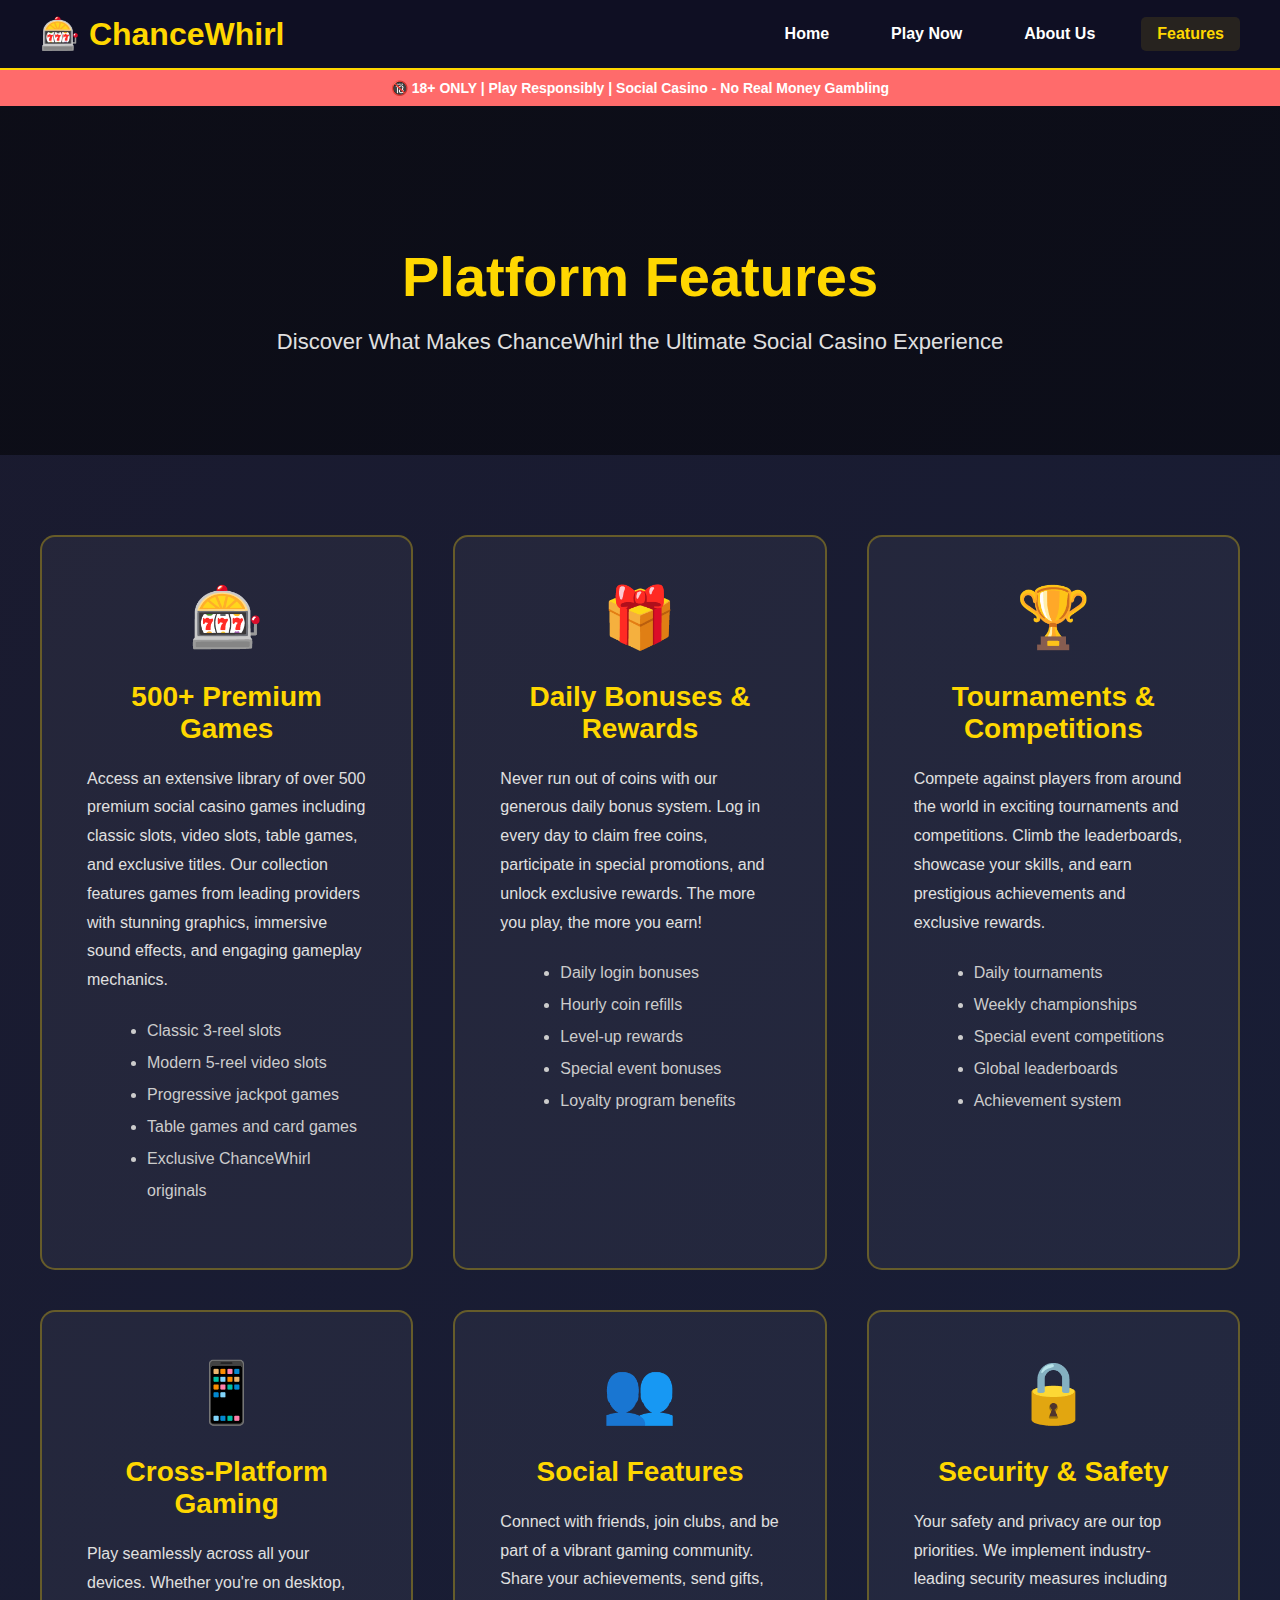
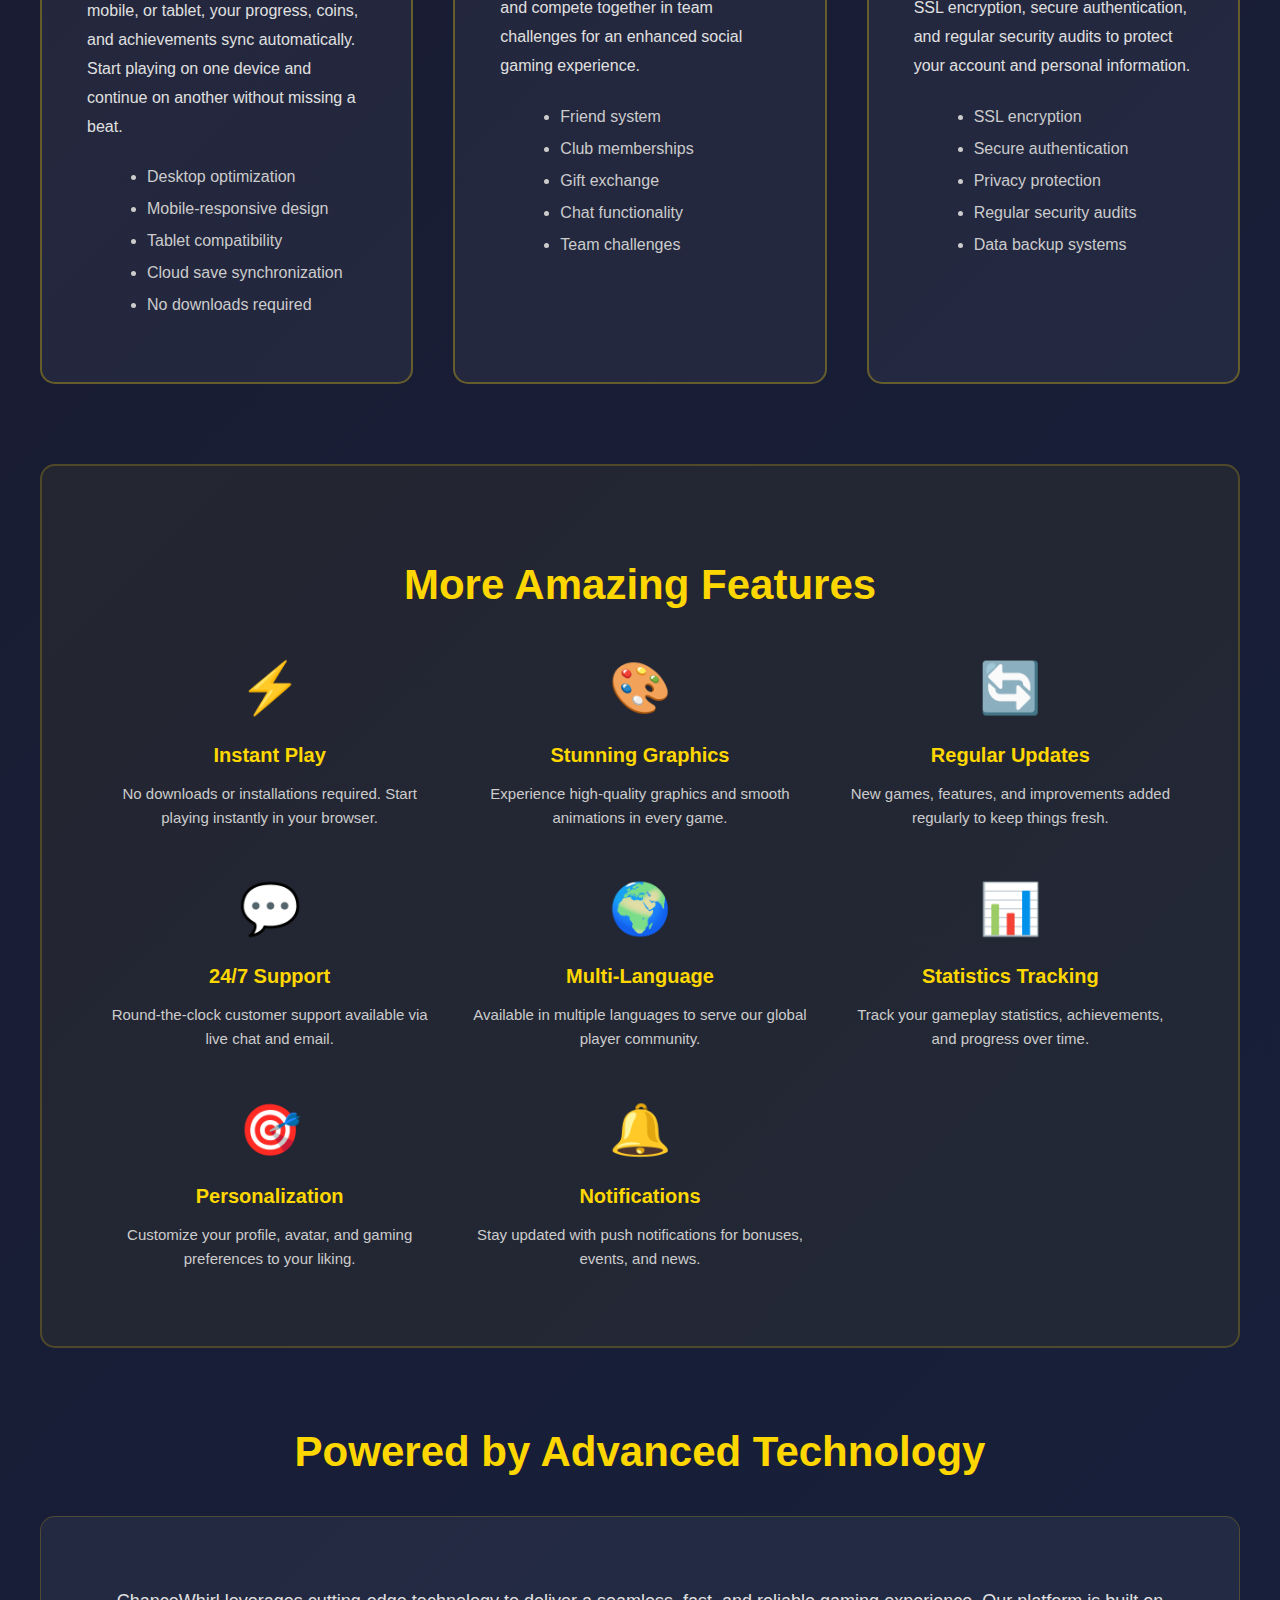
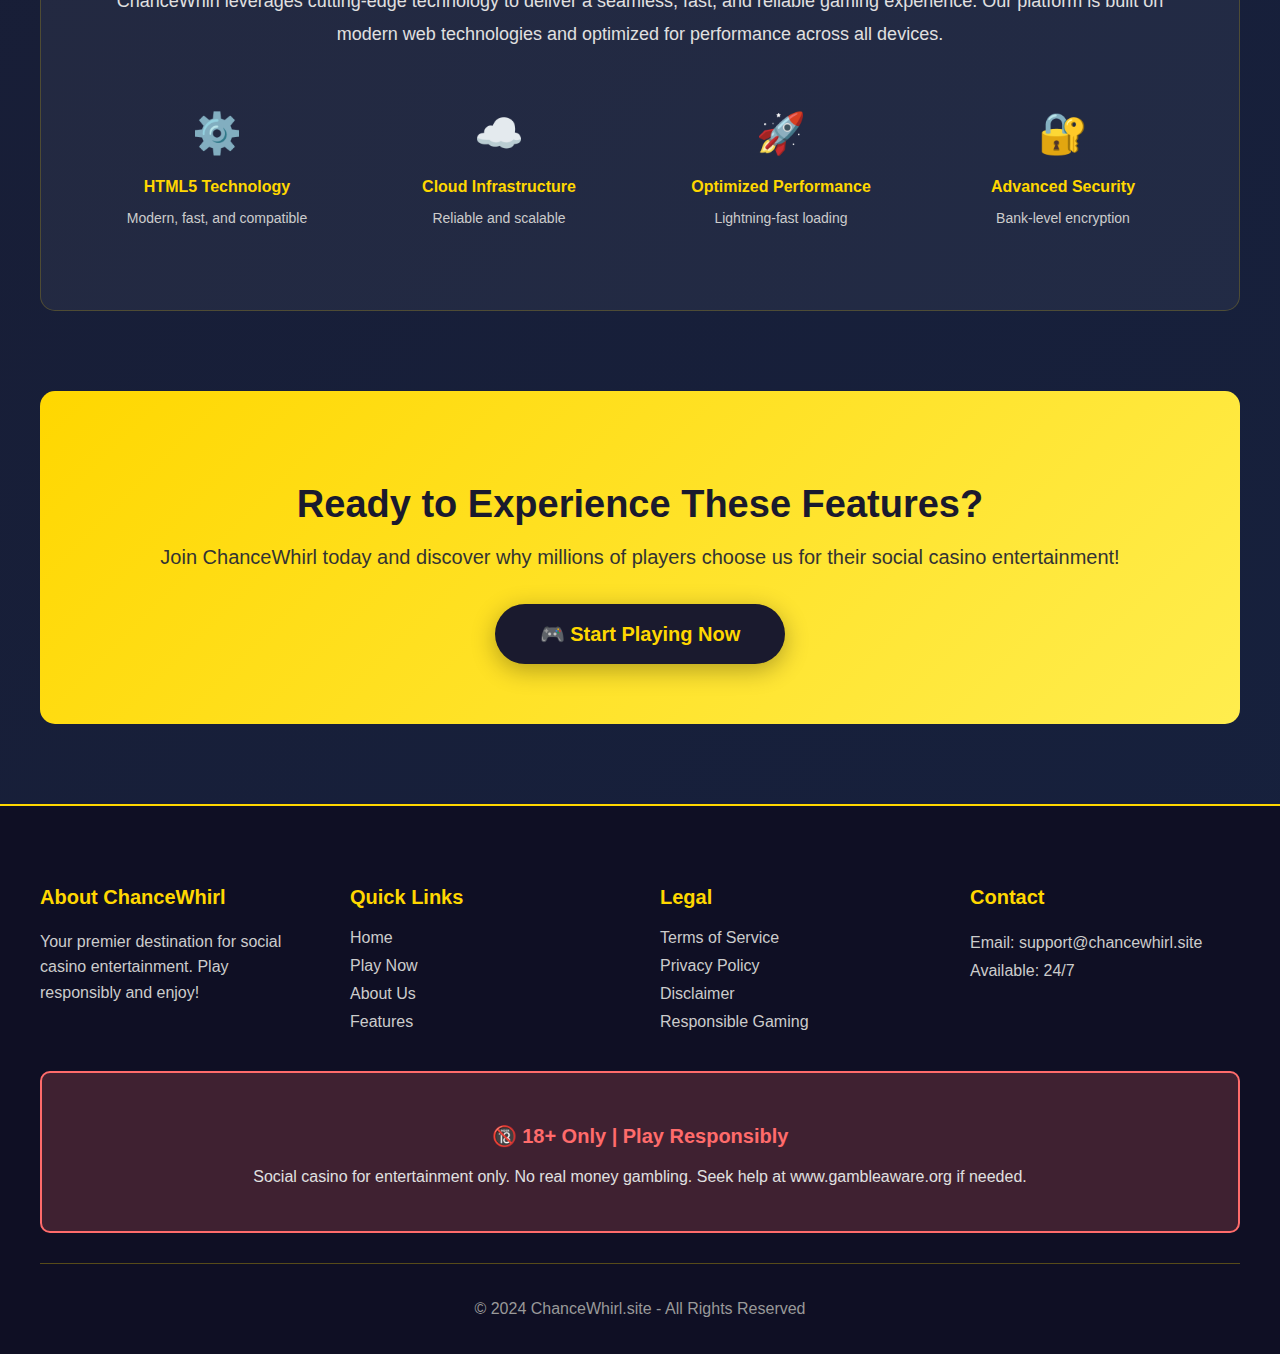
<file: features8291.html>
<!DOCTYPE html>
<html lang="en">
<head>
    <meta charset="UTF-8">
    <meta name="viewport" content="width=device-width, initial-scale=1.0">
    <title>Features - ChanceWhirl</title>
    <meta name="description" content="Discover the amazing features of ChanceWhirl social casino platform.">
</head>
<body style="margin: 0; padding: 0; font-family: 'Segoe UI', Tahoma, Geneva, Verdana, sans-serif; background: linear-gradient(135deg, #1a1a2e 0%, #16213e 100%); color: #ffffff;">
<!-- Header Navigation 8291 -->
<div class="hdr-nav-wrp-8291" style="background: rgba(15, 15, 35, 0.95); padding: 15px 0; box-shadow: 0 4px 20px rgba(0, 0, 0, 0.3); border-bottom: 2px solid #ffd700;">
    <div class="inner-hdr-cont-6482" style="max-width: 1200px; margin: 0 auto; display: flex; justify-content: space-between; align-items: center; padding: 0 20px;">
        <div class="logo-brand-sect-3947" style="font-size: 32px; font-weight: bold; color: #ffd700;">
            🎰 ChanceWhirl
        </div>
        <nav class="main-nav-links-9283" style="display: flex; gap: 30px;">
            <a href="index.html" style="color: #ffffff; text-decoration: none; font-weight: 600; padding: 8px 16px; border-radius: 5px;">Home</a>
            <a href="play6482.html" style="color: #ffffff; text-decoration: none; font-weight: 600; padding: 8px 16px; border-radius: 5px;">Play Now</a>
            <a href="about3947.html" style="color: #ffffff; text-decoration: none; font-weight: 600; padding: 8px 16px; border-radius: 5px;">About Us</a>
            <a href="features8291.html" style="color: #ffd700; text-decoration: none; font-weight: 600; padding: 8px 16px; border-radius: 5px; background: rgba(255, 215, 0, 0.1);">Features</a>
        </nav>
    </div>
</div>

<!-- Age Notice 8291 -->
<div class="age-notice-bar-8291" style="background: #ff6b6b; text-align: center; padding: 10px; font-weight: bold; font-size: 14px;">
    🔞 18+ ONLY | Play Responsibly | Social Casino - No Real Money Gambling
</div>

<!-- Features Hero Section 8291 -->
<div class="features-hero-sect-8291" style="background: linear-gradient(rgba(0, 0, 0, 0.5), rgba(0, 0, 0, 0.5)); padding: 100px 20px; text-align: center;">
    <h1 class="features-hero-title-5738" style="font-size: 56px; color: #ffd700; margin-bottom: 20px;">Platform Features</h1>
    <p class="features-hero-subtitle-2847" style="font-size: 22px; color: #e0e0e0; max-width: 800px; margin: 0 auto;">
        Discover What Makes ChanceWhirl the Ultimate Social Casino Experience
    </p>
</div>

<!-- Features Content Main 8291 -->
<div class="features-content-main-8291" style="max-width: 1200px; margin: 80px auto; padding: 0 20px;">
    
    <!-- Main Features Grid -->
    <div class="main-features-grid-4829" style="display: grid; grid-template-columns: repeat(auto-fit, minmax(350px, 1fr)); gap: 40px; margin-bottom: 80px;">
        
        <!-- Feature 1 -->
        <div class="feature-card-large-7392" style="background: rgba(255, 255, 255, 0.05); padding: 45px; border-radius: 15px; border: 2px solid rgba(255, 215, 0, 0.3); transition: all 0.3s;">
            <div class="feature-icon-large-3847" style="font-size: 60px; margin-bottom: 25px; text-align: center;">🎰</div>
            <h3 class="feature-card-title-9284" style="color: #ffd700; font-size: 28px; margin-bottom: 20px; text-align: center;">500+ Premium Games</h3>
            <p class="feature-card-desc-5829" style="color: #e0e0e0; line-height: 1.8; font-size: 16px; margin-bottom: 20px;">
                Access an extensive library of over 500 premium social casino games including classic slots, video slots, table games, and exclusive titles. Our collection features games from leading providers with stunning graphics, immersive sound effects, and engaging gameplay mechanics.
            </p>
            <ul style="color: #cccccc; line-height: 2; margin-left: 20px;">
                <li>Classic 3-reel slots</li>
                <li>Modern 5-reel video slots</li>
                <li>Progressive jackpot games</li>
                <li>Table games and card games</li>
                <li>Exclusive ChanceWhirl originals</li>
            </ul>
        </div>

        <!-- Feature 2 -->
        <div class="feature-card-large-7392" style="background: rgba(255, 255, 255, 0.05); padding: 45px; border-radius: 15px; border: 2px solid rgba(255, 215, 0, 0.3); transition: all 0.3s;">
            <div class="feature-icon-large-3847" style="font-size: 60px; margin-bottom: 25px; text-align: center;">🎁</div>
            <h3 class="feature-card-title-9284" style="color: #ffd700; font-size: 28px; margin-bottom: 20px; text-align: center;">Daily Bonuses & Rewards</h3>
            <p class="feature-card-desc-5829" style="color: #e0e0e0; line-height: 1.8; font-size: 16px; margin-bottom: 20px;">
                Never run out of coins with our generous daily bonus system. Log in every day to claim free coins, participate in special promotions, and unlock exclusive rewards. The more you play, the more you earn!
            </p>
            <ul style="color: #cccccc; line-height: 2; margin-left: 20px;">
                <li>Daily login bonuses</li>
                <li>Hourly coin refills</li>
                <li>Level-up rewards</li>
                <li>Special event bonuses</li>
                <li>Loyalty program benefits</li>
            </ul>
        </div>

        <!-- Feature 3 -->
        <div class="feature-card-large-7392" style="background: rgba(255, 255, 255, 0.05); padding: 45px; border-radius: 15px; border: 2px solid rgba(255, 215, 0, 0.3); transition: all 0.3s;">
            <div class="feature-icon-large-3847" style="font-size: 60px; margin-bottom: 25px; text-align: center;">🏆</div>
            <h3 class="feature-card-title-9284" style="color: #ffd700; font-size: 28px; margin-bottom: 20px; text-align: center;">Tournaments & Competitions</h3>
            <p class="feature-card-desc-5829" style="color: #e0e0e0; line-height: 1.8; font-size: 16px; margin-bottom: 20px;">
                Compete against players from around the world in exciting tournaments and competitions. Climb the leaderboards, showcase your skills, and earn prestigious achievements and exclusive rewards.
            </p>
            <ul style="color: #cccccc; line-height: 2; margin-left: 20px;">
                <li>Daily tournaments</li>
                <li>Weekly championships</li>
                <li>Special event competitions</li>
                <li>Global leaderboards</li>
                <li>Achievement system</li>
            </ul>
        </div>

        <!-- Feature 4 -->
        <div class="feature-card-large-7392" style="background: rgba(255, 255, 255, 0.05); padding: 45px; border-radius: 15px; border: 2px solid rgba(255, 215, 0, 0.3); transition: all 0.3s;">
            <div class="feature-icon-large-3847" style="font-size: 60px; margin-bottom: 25px; text-align: center;">📱</div>
            <h3 class="feature-card-title-9284" style="color: #ffd700; font-size: 28px; margin-bottom: 20px; text-align: center;">Cross-Platform Gaming</h3>
            <p class="feature-card-desc-5829" style="color: #e0e0e0; line-height: 1.8; font-size: 16px; margin-bottom: 20px;">
                Play seamlessly across all your devices. Whether you're on desktop, mobile, or tablet, your progress, coins, and achievements sync automatically. Start playing on one device and continue on another without missing a beat.
            </p>
            <ul style="color: #cccccc; line-height: 2; margin-left: 20px;">
                <li>Desktop optimization</li>
                <li>Mobile-responsive design</li>
                <li>Tablet compatibility</li>
                <li>Cloud save synchronization</li>
                <li>No downloads required</li>
            </ul>
        </div>

        <!-- Feature 5 -->
        <div class="feature-card-large-7392" style="background: rgba(255, 255, 255, 0.05); padding: 45px; border-radius: 15px; border: 2px solid rgba(255, 215, 0, 0.3); transition: all 0.3s;">
            <div class="feature-icon-large-3847" style="font-size: 60px; margin-bottom: 25px; text-align: center;">👥</div>
            <h3 class="feature-card-title-9284" style="color: #ffd700; font-size: 28px; margin-bottom: 20px; text-align: center;">Social Features</h3>
            <p class="feature-card-desc-5829" style="color: #e0e0e0; line-height: 1.8; font-size: 16px; margin-bottom: 20px;">
                Connect with friends, join clubs, and be part of a vibrant gaming community. Share your achievements, send gifts, and compete together in team challenges for an enhanced social gaming experience.
            </p>
            <ul style="color: #cccccc; line-height: 2; margin-left: 20px;">
                <li>Friend system</li>
                <li>Club memberships</li>
                <li>Gift exchange</li>
                <li>Chat functionality</li>
                <li>Team challenges</li>
            </ul>
        </div>

        <!-- Feature 6 -->
        <div class="feature-card-large-7392" style="background: rgba(255, 255, 255, 0.05); padding: 45px; border-radius: 15px; border: 2px solid rgba(255, 215, 0, 0.3); transition: all 0.3s;">
            <div class="feature-icon-large-3847" style="font-size: 60px; margin-bottom: 25px; text-align: center;">🔒</div>
            <h3 class="feature-card-title-9284" style="color: #ffd700; font-size: 28px; margin-bottom: 20px; text-align: center;">Security & Safety</h3>
            <p class="feature-card-desc-5829" style="color: #e0e0e0; line-height: 1.8; font-size: 16px; margin-bottom: 20px;">
                Your safety and privacy are our top priorities. We implement industry-leading security measures including SSL encryption, secure authentication, and regular security audits to protect your account and personal information.
            </p>
            <ul style="color: #cccccc; line-height: 2; margin-left: 20px;">
                <li>SSL encryption</li>
                <li>Secure authentication</li>
                <li>Privacy protection</li>
                <li>Regular security audits</li>
                <li>Data backup systems</li>
            </ul>
        </div>
    </div>

    <!-- Additional Features Section -->
    <div class="additional-features-sect-3847" style="background: rgba(255, 215, 0, 0.05); padding: 60px; border-radius: 15px; border: 2px solid rgba(255, 215, 0, 0.2); margin-bottom: 80px;">
        <h2 class="section-title-2847" style="color: #ffd700; font-size: 42px; margin-bottom: 50px; text-align: center;">More Amazing Features</h2>
        
        <div class="additional-features-grid-5738" style="display: grid; grid-template-columns: repeat(auto-fit, minmax(250px, 1fr)); gap: 35px;">
            
            <div class="small-feature-card-9284" style="text-align: center;">
                <div style="font-size: 50px; margin-bottom: 15px;">⚡</div>
                <h4 style="color: #ffd700; font-size: 20px; margin-bottom: 10px;">Instant Play</h4>
                <p style="color: #cccccc; font-size: 15px; line-height: 1.6;">
                    No downloads or installations required. Start playing instantly in your browser.
                </p>
            </div>

            <div class="small-feature-card-9284" style="text-align: center;">
                <div style="font-size: 50px; margin-bottom: 15px;">🎨</div>
                <h4 style="color: #ffd700; font-size: 20px; margin-bottom: 10px;">Stunning Graphics</h4>
                <p style="color: #cccccc; font-size: 15px; line-height: 1.6;">
                    Experience high-quality graphics and smooth animations in every game.
                </p>
            </div>

            <div class="small-feature-card-9284" style="text-align: center;">
                <div style="font-size: 50px; margin-bottom: 15px;">🔄</div>
                <h4 style="color: #ffd700; font-size: 20px; margin-bottom: 10px;">Regular Updates</h4>
                <p style="color: #cccccc; font-size: 15px; line-height: 1.6;">
                    New games, features, and improvements added regularly to keep things fresh.
                </p>
            </div>

            <div class="small-feature-card-9284" style="text-align: center;">
                <div style="font-size: 50px; margin-bottom: 15px;">💬</div>
                <h4 style="color: #ffd700; font-size: 20px; margin-bottom: 10px;">24/7 Support</h4>
                <p style="color: #cccccc; font-size: 15px; line-height: 1.6;">
                    Round-the-clock customer support available via live chat and email.
                </p>
            </div>

            <div class="small-feature-card-9284" style="text-align: center;">
                <div style="font-size: 50px; margin-bottom: 15px;">🌍</div>
                <h4 style="color: #ffd700; font-size: 20px; margin-bottom: 10px;">Multi-Language</h4>
                <p style="color: #cccccc; font-size: 15px; line-height: 1.6;">
                    Available in multiple languages to serve our global player community.
                </p>
            </div>

            <div class="small-feature-card-9284" style="text-align: center;">
                <div style="font-size: 50px; margin-bottom: 15px;">📊</div>
                <h4 style="color: #ffd700; font-size: 20px; margin-bottom: 10px;">Statistics Tracking</h4>
                <p style="color: #cccccc; font-size: 15px; line-height: 1.6;">
                    Track your gameplay statistics, achievements, and progress over time.
                </p>
            </div>

            <div class="small-feature-card-9284" style="text-align: center;">
                <div style="font-size: 50px; margin-bottom: 15px;">🎯</div>
                <h4 style="color: #ffd700; font-size: 20px; margin-bottom: 10px;">Personalization</h4>
                <p style="color: #cccccc; font-size: 15px; line-height: 1.6;">
                    Customize your profile, avatar, and gaming preferences to your liking.
                </p>
            </div>

            <div class="small-feature-card-9284" style="text-align: center;">
                <div style="font-size: 50px; margin-bottom: 15px;">🔔</div>
                <h4 style="color: #ffd700; font-size: 20px; margin-bottom: 10px;">Notifications</h4>
                <p style="color: #cccccc; font-size: 15px; line-height: 1.6;">
                    Stay updated with push notifications for bonuses, events, and news.
                </p>
            </div>
        </div>
    </div>

    <!-- Technology Section -->
    <div class="technology-sect-4829" style="margin-bottom: 80px;">
        <h2 class="section-title-7392" style="color: #ffd700; font-size: 42px; margin-bottom: 40px; text-align: center;">Powered by Advanced Technology</h2>
        <div class="technology-content-9283" style="background: rgba(255, 255, 255, 0.05); padding: 50px; border-radius: 15px; border: 1px solid rgba(255, 215, 0, 0.2);">
            <p style="color: #e0e0e0; line-height: 1.8; font-size: 18px; margin-bottom: 30px; text-align: center;">
                ChanceWhirl leverages cutting-edge technology to deliver a seamless, fast, and reliable gaming experience. Our platform is built on modern web technologies and optimized for performance across all devices.
            </p>
            <div style="display: grid; grid-template-columns: repeat(auto-fit, minmax(200px, 1fr)); gap: 30px; margin-top: 40px;">
                <div style="text-align: center; padding: 20px;">
                    <div style="font-size: 40px; margin-bottom: 10px;">⚙️</div>
                    <h4 style="color: #ffd700; margin-bottom: 10px;">HTML5 Technology</h4>
                    <p style="color: #cccccc; font-size: 14px;">Modern, fast, and compatible</p>
                </div>
                <div style="text-align: center; padding: 20px;">
                    <div style="font-size: 40px; margin-bottom: 10px;">☁️</div>
                    <h4 style="color: #ffd700; margin-bottom: 10px;">Cloud Infrastructure</h4>
                    <p style="color: #cccccc; font-size: 14px;">Reliable and scalable</p>
                </div>
                <div style="text-align: center; padding: 20px;">
                    <div style="font-size: 40px; margin-bottom: 10px;">🚀</div>
                    <h4 style="color: #ffd700; margin-bottom: 10px;">Optimized Performance</h4>
                    <p style="color: #cccccc; font-size: 14px;">Lightning-fast loading</p>
                </div>
                <div style="text-align: center; padding: 20px;">
                    <div style="font-size: 40px; margin-bottom: 10px;">🔐</div>
                    <h4 style="color: #ffd700; margin-bottom: 10px;">Advanced Security</h4>
                    <p style="color: #cccccc; font-size: 14px;">Bank-level encryption</p>
                </div>
            </div>
        </div>
    </div>

    <!-- CTA Section -->
    <div class="features-cta-sect-5829" style="background: linear-gradient(135deg, #ffd700 0%, #ffed4e 100%); padding: 60px 40px; border-radius: 15px; text-align: center;">
        <h2 style="color: #1a1a2e; font-size: 38px; margin-bottom: 20px; font-weight: bold;">Ready to Experience These Features?</h2>
        <p style="color: #333333; font-size: 20px; margin-bottom: 35px;">
            Join ChanceWhirl today and discover why millions of players choose us for their social casino entertainment!
        </p>
        <a href="play6482.html" style="background: #1a1a2e; color: #ffd700; padding: 18px 45px; text-decoration: none; border-radius: 50px; font-weight: bold; font-size: 20px; display: inline-block; box-shadow: 0 6px 25px rgba(0, 0, 0, 0.3); transition: all 0.3s;">
            🎮 Start Playing Now
        </a>
    </div>
</div>

<!-- Hidden Filler 8291 -->
<div class="hidden-filler-8291" style="display: none;">
    <p>Content block 82917 structural element</p>
    <div class="filler-div-v-5738">Element 63829</div>
    <span class="hidden-span-w-2847">Node 94738</span>
</div>

<!-- Footer 8291 -->
<footer class="main-footer-sect-8291" style="background: rgba(15, 15, 35, 0.95); padding: 60px 20px 20px; border-top: 2px solid #ffd700; margin-top: 80px;">
    <div class="footer-inner-wrap-6482" style="max-width: 1200px; margin: 0 auto;">
        <div class="footer-grid-layout-3947" style="display: grid; grid-template-columns: repeat(auto-fit, minmax(250px, 1fr)); gap: 40px; margin-bottom: 40px;">
            
            <div class="footer-col-about-9283">
                <h3 style="color: #ffd700; margin-bottom: 20px; font-size: 20px;">About ChanceWhirl</h3>
                <p style="color: #cccccc; line-height: 1.6;">
                    Your premier destination for social casino entertainment. Play responsibly and enjoy!
                </p>
            </div>

            <div class="footer-col-links-4829">
                <h3 style="color: #ffd700; margin-bottom: 20px; font-size: 20px;">Quick Links</h3>
                <div style="display: flex; flex-direction: column; gap: 10px;">
                    <a href="index.html" style="color: #cccccc; text-decoration: none;">Home</a>
                    <a href="play6482.html" style="color: #cccccc; text-decoration: none;">Play Now</a>
                    <a href="about3947.html" style="color: #cccccc; text-decoration: none;">About Us</a>
                    <a href="features8291.html" style="color: #cccccc; text-decoration: none;">Features</a>
                </div>
            </div>

            <div class="footer-col-legal-7392">
                <h3 style="color: #ffd700; margin-bottom: 20px; font-size: 20px;">Legal</h3>
                <div style="display: flex; flex-direction: column; gap: 10px;">
                    <a href="terms5829.html" style="color: #cccccc; text-decoration: none;">Terms of Service</a>
                    <a href="privacy7394.html" style="color: #cccccc; text-decoration: none;">Privacy Policy</a>
                    <a href="disclaimer9283.html" style="color: #cccccc; text-decoration: none;">Disclaimer</a>
                    <a href="responsible4728.html" style="color: #cccccc; text-decoration: none;">Responsible Gaming</a>
                </div>
            </div>

            <div class="footer-col-contact-3847">
                <h3 style="color: #ffd700; margin-bottom: 20px; font-size: 20px;">Contact</h3>
                <p style="color: #cccccc; line-height: 1.8;">
                    Email: support@chancewhirl.site<br>
                    Available: 24/7
                </p>
            </div>
        </div>

        <div class="responsible-gaming-notice-5829" style="background: rgba(255, 107, 107, 0.2); border: 2px solid #ff6b6b; border-radius: 10px; padding: 25px; margin-bottom: 30px; text-align: center;">
            <h4 style="color: #ff6b6b; margin-bottom: 15px; font-size: 20px;">🔞 18+ Only | Play Responsibly</h4>
            <p style="color: #e0e0e0; line-height: 1.6;">
                Social casino for entertainment only. No real money gambling. Seek help at www.gambleaware.org if needed.
            </p>
        </div>

        <div style="border-top: 1px solid rgba(255, 215, 0, 0.3); padding-top: 20px; text-align: center; color: #999999;">
            <p>&copy; 2024 ChanceWhirl.site - All Rights Reserved</p>
        </div>
    </div>
</footer>
</body>
</html>
</file>
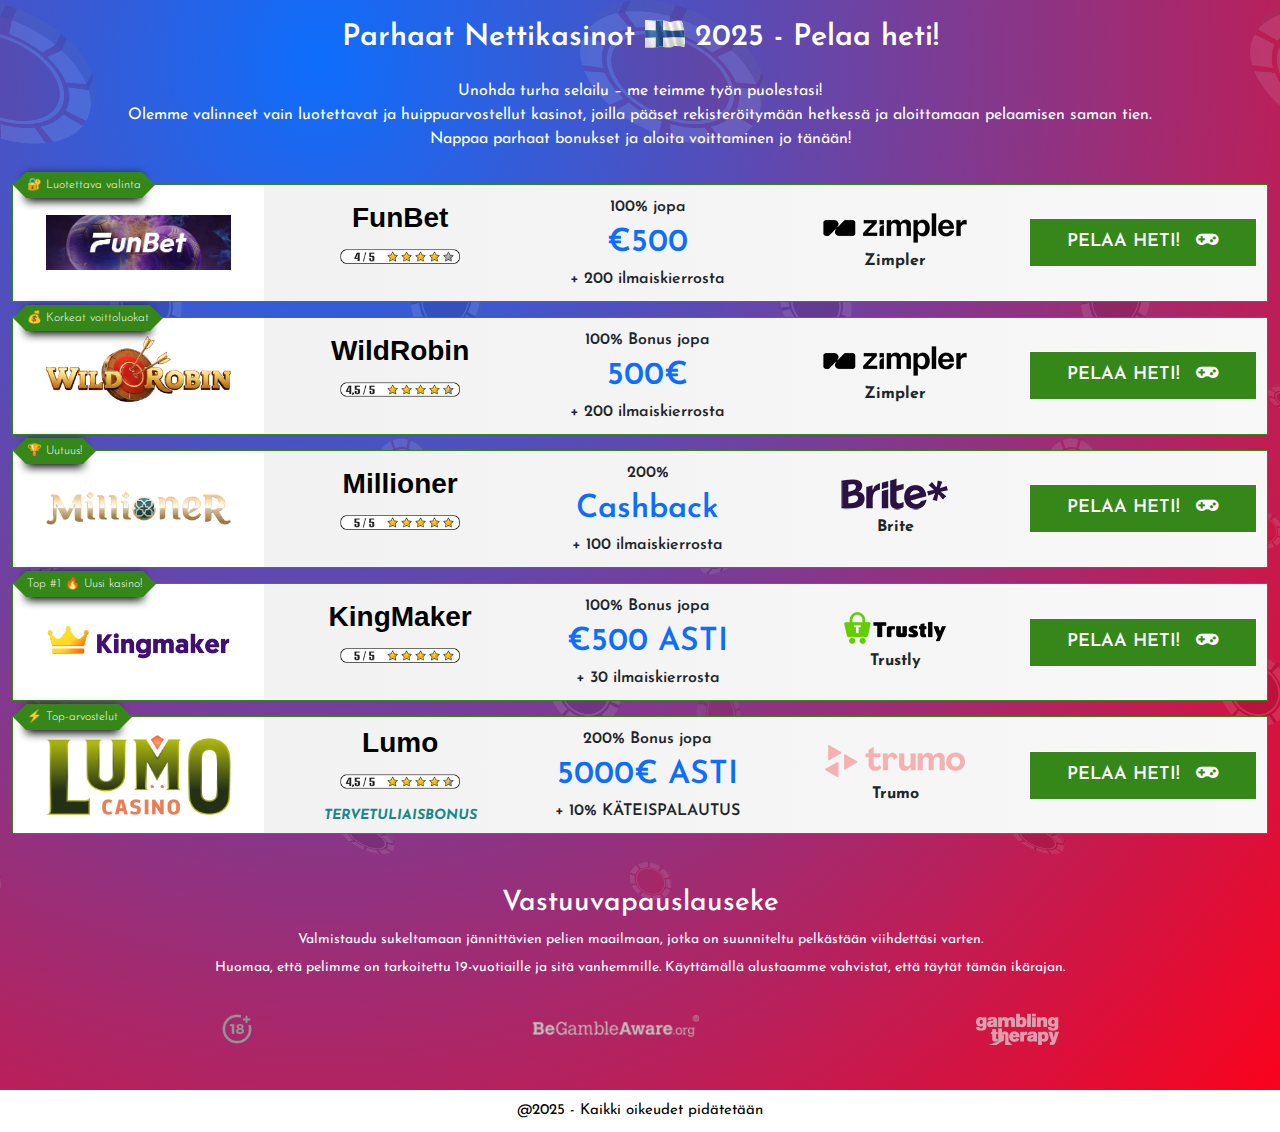
<file: mp2.html>
<!DOCTYPE html>
<html lang="fi">
    <head>
        <!-- Required meta tags -->
    	<meta charset="utf-8" />
    	<meta name="viewport" content="width=device-width, initial-scale=1" />
    	<!-- Page title -->
    	<title>Suomen parhaat nettikasinot - 2025</title>
    	<!-- NoIndex, NoFollow -->
    	<meta name="robots" content="noindex,nofollow">
    	<!-- Google Fonts -->
    	<link href="https://fonts.gstatic.com"  rel="preconnect" />
    	<link href='https://fonts.googleapis.com/css?family=Josefin Sans' rel='stylesheet'>
        <!-- Local CSS -->
    	<link rel="stylesheet" href="css/bootstrap/bootstrap.5.1.3.min.css" />
    	<link rel="stylesheet" href="style.css" />
        <link rel="stylesheet" href="css/style-mp-fi.css" />
        <link rel="stylesheet" href="css/fontawesome/all.css" />
        <link rel="stylesheet" href="css/fontawesome/all.min.css" />
        <!-- [NC] SuomiSeikkailu (Kamusjudi.com) (FI7) -->
        <script type="text/javascript" src="https://siteevents.segment.chancewhirl.site/track.js?rtkcmpid=695087d5a3cc0c3489c3e162"></script>
    </head>
    <body class="mp-template"  >
        <!-- @@@@ CONTENT area @@@@ -->
        <div class="site grid-container container hfeed grid-parent" id="page">
            <div class="site-content" id="content">
                <div id="main-custom">
                    <!-- page BANNER section -->
                    <div class="banner">
                        <div class="container">
                            <div class="banner-title">
                                <h1>Parhaat Nettikasinot <img class="lazyload banner-logo" src="images/Flag-Finland-Animation-0.gif" loading="lazy" alt="logo"> 2025 - Pelaa heti!</h1>
                            </div>
                            <div class="banner-content">
                                <h3> </h3>
                                <p>Unohda turha selailu – me teimme työn puolestasi!<br>
                                    Olemme valinneet vain luotettavat ja huippuarvostellut kasinot, joilla pääset rekisteröitymään hetkessä ja aloittamaan pelaamisen saman tien.<br>
                                    Nappaa parhaat bonukset ja aloita voittaminen jo tänään!</p>
                            </div>
                        </div>
                    </div>
                    
                    <!-- Listed Games section -->
                    <div class="listed-bonus-reviews-sec">
                        <div class="container">
                            <!-- 1. FunBet -->
                            <section class="game-review_custom-fields list-1">
                                <div class="list-ribbon ribbon-1"><span>🔐 Luotettava valinta</span></div>
                                <div class="logo-wraper">
                                    <a class="game-logo" href="https://siteevents.segment.chancewhirl.site/click/1" target="_blank"><img class="lazyload list-logo" src="images/mp/funbet.jpg" loading="lazy" alt="logo"></a>
                                    <div class="geo-flag"><img class="lazyload list-logo" src="images/secure-7.png" loading="lazy" alt="logo"></div>
                                </div>
                                <div class="content-wrapper">
                                    <div class="review-star-rating-wraper">
                                        <span class="title">FunBet</span>
                                        <div class="star-rating"><img class="lazyload rating-image" src="images/4-star-review.png" loading="lazy" alt="star"></div>
                                        <span class="percent"><b></b></span>
                                    </div>
                                    <div class="review-bonus-wraper">
                                        <div class="bonus-offer-1"><span>100% jopa</span></div>
                                        <div class="bonus-amount"><span>€500 </span></div>
                                        <div class="bonus-offer-2"><span>+ 200 ilmaiskierrosta</span></div>
                                    </div>
                                    <div class="review-description-wraper">
                                        <img class="lazyload brand-logo" style="width:auto; height:32px; object-fit:contain; margin-bottom:5px;" src="images/Zimpler.png" loading="lazy" alt="logo">
                                        <b>Zimpler</b>
                                    </div>
                                    <div class="button-wraper">
                                        <a href="https://siteevents.segment.chancewhirl.site/click/1" target="_blank">
                                            <span class="play-btn">Pelaa heti! <i class="fa fa-solid fa-gamepad" aria-hidden="true"></i></span>
                                        </a>
                                    </div>
                                </div>
                            </section>
                            <!-- 4. WildRobin -->
                            <section class="game-review_custom-fields list-1">
                                <div class="list-ribbon ribbon-1"><span>💰 Korkeat voittoluokat</span></div>
                                <div class="logo-wraper">
                                    <a class="game-logo" href="https://siteevents.segment.chancewhirl.site/click/2" target="_blank"><img class="lazyload list-logo" src="images/mp/WildRobin.png" loading="lazy" alt="logo"></a>
                                    <div class="geo-flag"><img class="lazyload list-logo" src="images/secure-7.png" loading="lazy" alt="logo"></div>
                                </div>
                                <div class="content-wrapper">
                                    <div class="review-star-rating-wraper">
                                        <span class="title">WildRobin</span>
                                        <div class="star-rating"><img class="lazyload rating-image" src="images/4.5-star-review.png" loading="lazy" alt="star"></div>
                                        <span class="percent"><b></b></span>
                                    </div>
                                    <div class="review-bonus-wraper">
                                        <div class="bonus-offer-1"><span>100% Bonus jopa</span></div>
                                        <div class="bonus-amount"><span>500€</span></div>
                                        <div class="bonus-offer-2"><span>+ 200 ilmaiskierrosta</span></div>
                                    </div>
                                    <div class="review-description-wraper">
                                        <img class="lazyload brand-logo" style="width:auto; height:32px; object-fit:contain; margin-bottom:5px;" src="images/Zimpler.png" loading="lazy" alt="logo">
                                        <b>Zimpler</b>
                                    </div>
                                    <div class="button-wraper">
                                        <a href="https://siteevents.segment.chancewhirl.site/click/2" target="_blank">
                                            <span class="play-btn">Pelaa heti! <i class="fa fa-solid fa-gamepad" aria-hidden="true"></i></span>
                                        </a>
                                    </div>
                                </div>
                            </section>
                            <!-- 2. BigLucky -->
                            <section class="game-review_custom-fields list-1">
                                <div class="list-ribbon ribbon-1"><span>🏆 Uutuus!</span></div>
                                <div class="logo-wraper">
                                    <a class="game-logo" href="https://siteevents.segment.chancewhirl.site/click/3" target="_blank"><img class="lazyload list-logo" src="images/mp/Millioner.webp" loading="lazy" alt="logo"></a>
                                    <div class="geo-flag"><img class="lazyload list-logo" src="images/secure-7.png" loading="lazy" alt="logo"></div>
                                </div>
                                <div class="content-wrapper">
                                    <div class="review-star-rating-wraper">
                                        <span class="title">Millioner</span>
                                        <div class="star-rating"><img class="lazyload rating-image" src="images/5-star-review.png" loading="lazy" alt="star"></div>
                                        <span class="percent"><b></b></span>
                                    </div>
                                    <div class="review-bonus-wraper">
                                        <div class="bonus-offer-1"><span>200% </span></div>
                                        <div class="bonus-amount"><span>Cashback</span></div>
                                        <div class="bonus-offer-2"><span>+ 100 ilmaiskierrosta</span></div>
                                    </div>
                                    <div class="review-description-wraper">
                                        <img class="lazyload brand-logo" style="width:auto; height:32px; object-fit:contain; margin-bottom:5px;" src="images/Brite.png" loading="lazy" alt="logo">
                                        <b>Brite</b>
                                    </div>
                                    <div class="button-wraper">
                                        <a href="https://siteevents.segment.chancewhirl.site/click/3" target="_blank">
                                            <span class="play-btn">Pelaa heti! <i class="fa fa-solid fa-gamepad" aria-hidden="true"></i></span>
                                        </a>
                                    </div>
                                </div>
                            </section>                                                  
                            <!-- 3. KingMaker -->
                            <section class="game-review_custom-fields list-1">
                                <div class="list-ribbon ribbon-1"><span>Top #1 🔥 Uusi kasino!</span></div>
                                <div class="logo-wraper">
                                    <a class="game-logo" href="https://siteevents.segment.chancewhirl.site/click/4" target="_blank"><img class="lazyload list-logo" src="images/mp/kingmaker-casino-logo_.webp" loading="lazy" alt="logo"></a>
                                    <div class="geo-flag"><img class="lazyload list-logo" src="images/secure-7.png" loading="lazy" alt="logo"></div>
                                </div>
                                <div class="content-wrapper">
                                    <div class="review-star-rating-wraper">
                                        <span class="title">KingMaker</span>
                                        <div class="star-rating"><img class="lazyload rating-image" src="images/5-star-review.png" loading="lazy" alt="star"></div>
                                        <span class="percent"><b></b></span>
                                    </div>
                                    <div class="review-bonus-wraper">
                                        <div class="bonus-offer-1"><span>100% Bonus jopa</span></div>
                                        <div class="bonus-amount"><span>€500 ASTI</span></div>
                                        <div class="bonus-offer-2"><span>+ 30 ilmaiskierrosta</span></div>
                                    </div>
                                    <div class="review-description-wraper">
                                        <img class="lazyload brand-logo" style="width:auto; height:32px; object-fit:contain; margin-bottom:5px;" src="images/Trustly.png" loading="lazy" alt="logo">
                                        <b>Trustly</b>
                                    </div>
                                    <div class="button-wraper">
                                        <a href="https://siteevents.segment.chancewhirl.site/click/4" target="_blank">
                                            <span class="play-btn">Pelaa heti! <i class="fa fa-solid fa-gamepad" aria-hidden="true"></i></span>
                                        </a>
                                    </div>
                                </div>
                            </section>

                            <!-- 5. Lumo -->
                            <section class="game-review_custom-fields list-1">
                                <div class="list-ribbon ribbon-1"><span>⚡ Top-arvostelut</span></div>
                                <div class="logo-wraper">
                                    <a class="game-logo" href="https://siteevents.segment.chancewhirl.site/click/6" target="_blank"><img class="lazyload list-logo" src="images/mp/lumo.png" loading="lazy" alt="logo"></a>
                                    <div class="geo-flag"><img class="lazyload list-logo" src="images/secure-7.png" loading="lazy" alt="logo"></div>
                                </div>
                                <div class="content-wrapper">
                                    <div class="review-star-rating-wraper">
                                        <span class="title">Lumo</span>
                                        <div class="star-rating"><img class="lazyload rating-image" src="images/4.5-star-review.png" loading="lazy" alt="star"></div>
                                        <span class="percent"><b>TERVETULIAISBONUS</b></span>
                                    </div>
                                    <div class="review-bonus-wraper">
                                        <div class="bonus-offer-1"><span>200% Bonus jopa</span></div>
                                        <div class="bonus-amount"><span>5000€ ASTI</span></div>
                                        <div class="bonus-offer-2"><span>+ 10% KÄTEISPALAUTUS</span></div>
                                    </div>
                                    <div class="review-description-wraper">
                                        <img class="lazyload brand-logo" style="width:auto; height:32px; object-fit:contain; margin-bottom:5px;" src="images/Trumo.png" loading="lazy" alt="logo">
                                        <b>Trumo</b>
                                        <!-- <ul class="description-lists">
                                            <li>Huipputason bonukset ja VIP-edut – koe kasinoelämys!</li>
                                            <li>Reaaliaikaiset nostot ja ensiluokkainen turvallisuus – pelaa mielenrauhassa!</li>
                                        </ul> -->
                                    </div>
                                    <div class="button-wraper">
                                        <a href="https://siteevents.segment.chancewhirl.site/click/6" target="_blank">
                                            <span class="play-btn">Pelaa heti! <i class="fa fa-solid fa-gamepad" aria-hidden="true"></i></span>
                                        </a>
                                    </div>
                                </div>
                            </section>                                                   

                            
                        </div>
                    </div>
                    <!-- page FOOTER section -->
                    <div class="bottom-section">
                        <div class="bottom-section-container">
                            <div class="bottom-title"><h2> </h2></div>
                            <div class="bottom-content">
                                <div class="container">
                                    <div class="content-box">
                                        <div class="row" id="footer-row">
                            				<div class="col-md-12" id="col-1" style="">
                            					<h3 style="color:#fff;">Vastuuvapauslauseke</h3>
                            				    <p>Valmistaudu sukeltamaan jännittävien pelien maailmaan, jotka on suunniteltu pelkästään viihdettäsi varten.</p>
                            				    <p>Huomaa, että pelimme on tarkoitettu 19-vuotiaille ja sitä vanhemmille. Käyttämällä alustaamme vahvistat, että täytät tämän ikärajan.</p>
                                                <div class="gambling" style="display: flex; justify-content: space-around; margin-top:30px; margin-bottom:10px; flex-wrap: wrap;">
                                                    <div class="footer-logo"><img class="alignnone" src="images/asset/18-plus.png" alt="" style="width:auto; height:100%; max-height:32px; margin:5px;"></div>
                                                    <div class="footer-logo"><a href="https://www.begambleaware.org/" target="_blank"><img class="alignnone" src="images/asset/be-gamble-aware.png" alt="" style="width:auto; height:100%; max-height:32px; margin:5px;"></a></div>
                                                    <div class="footer-logo"><a href="https://www.gamblingtherapy.org/" target="_blank"><img class="alignnone" src="images/asset/gambling-therapy.png" alt="" style="width:auto; height:100%; max-height:32px; margin:5px;"></a></div>
                                                </div>
                            				</div>
                            			</div>
                                    </div>
                                </div>
                            </div>
                        </div>
                    </div>
                    
                </div>
            </div>
        </div>
        <!-- @@@@ FOOTER area @@@@ -->
        <div class="site-footer">
            <footer class="site-info" aria-label="Site" itemtype="https://schema.org/WPFooter" itemscope="">
                <div class="inside-site-info grid-container grid-parent">
                    <div class="copyright-bar"><span class="copyright">@2025 - Kaikki oikeudet pidätetään</span></div>
                </div>
            </footer>
        </div>
        <!-- Local JS -->
        <script type="text/javascript" src="js/bootstrap/bootstrap.bundle.5.1.3.min.js"></script>
        <script type="text/javascript" src="js/jquery.min.js?ver=3.7.1" id="jquery-core-js"></script>
        <script type="text/javascript" src="js/jquery-migrate.min.js?ver=3.4.1" id="jquery-migrate-js"></script>
    </body>
</html>
</file>
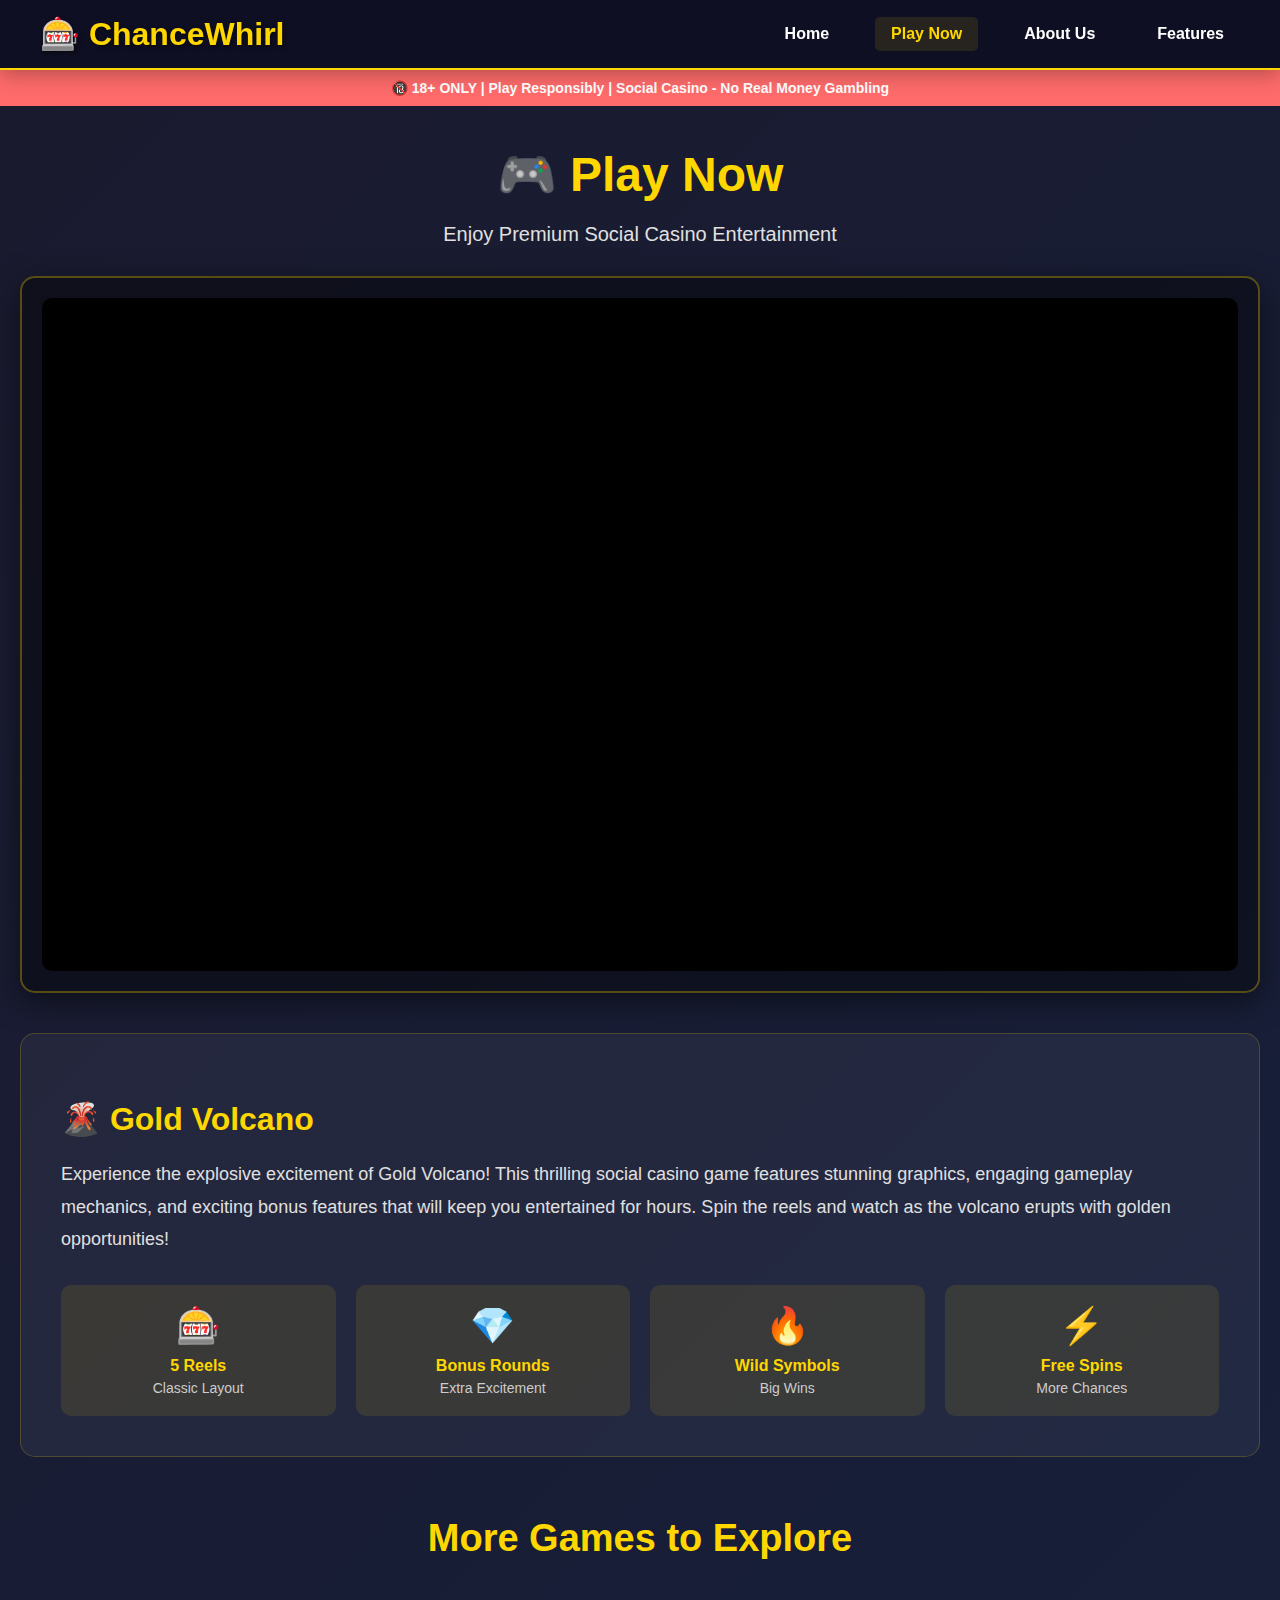
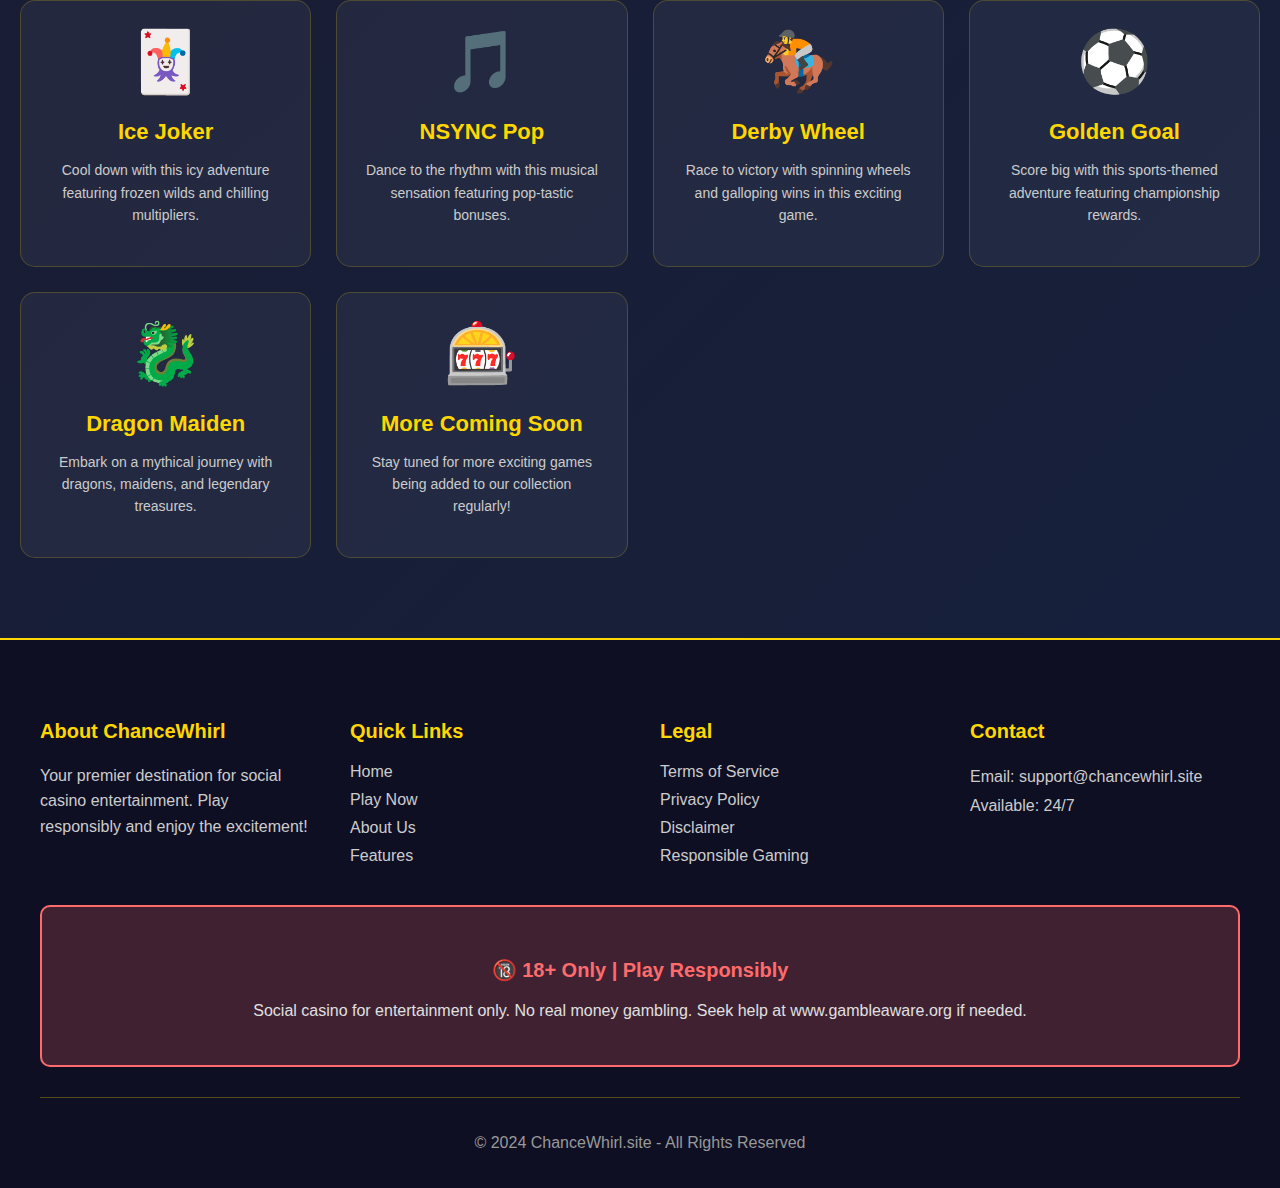
<file: play6482.html>
<!DOCTYPE html>
<html lang="en">
<head>
    <meta charset="UTF-8">
    <meta name="viewport" content="width=device-width, initial-scale=1.0">
    <title>Play Now - ChanceWhirl Social Casino</title>
    <meta name="description" content="Start playing exciting social casino games at ChanceWhirl. Free to play, no download required.">
</head>
<body style="margin: 0; padding: 0; font-family: 'Segoe UI', Tahoma, Geneva, Verdana, sans-serif; background: linear-gradient(135deg, #1a1a2e 0%, #16213e 100%); color: #ffffff;">
    
    <!-- Header Navigation Wrapper 6482 -->
    <div class="hdr-nav-wrp-6482" style="background: rgba(15, 15, 35, 0.95); padding: 15px 0; box-shadow: 0 4px 20px rgba(0, 0, 0, 0.3); position: sticky; top: 0; z-index: 1000; border-bottom: 2px solid #ffd700;">
        <div class="inner-hdr-cont-3928" style="max-width: 1200px; margin: 0 auto; display: flex; justify-content: space-between; align-items: center; padding: 0 20px;">
            <div class="logo-brand-sect-7483" style="font-size: 32px; font-weight: bold; color: #ffd700; text-shadow: 2px 2px 4px rgba(0, 0, 0, 0.5);">
                🎰 ChanceWhirl
            </div>
            <nav class="main-nav-links-5829" style="display: flex; gap: 30px;">
                <a href="index.html" style="color: #ffffff; text-decoration: none; font-weight: 600; transition: all 0.3s; padding: 8px 16px; border-radius: 5px;">Home</a>
                <a href="play6482.html" style="color: #ffd700; text-decoration: none; font-weight: 600; transition: all 0.3s; padding: 8px 16px; border-radius: 5px; background: rgba(255, 215, 0, 0.1);">Play Now</a>
                <a href="about3947.html" style="color: #ffffff; text-decoration: none; font-weight: 600; transition: all 0.3s; padding: 8px 16px; border-radius: 5px;">About Us</a>
                <a href="features8291.html" style="color: #ffffff; text-decoration: none; font-weight: 600; transition: all 0.3s; padding: 8px 16px; border-radius: 5px;">Features</a>
            </nav>
        </div>
    </div>

    <!-- Age Consent Notice 8392 -->
    <div class="age-notice-bar-8392" style="background: #ff6b6b; text-align: center; padding: 10px; font-weight: bold; font-size: 14px;">
        🔞 18+ ONLY | Play Responsibly | Social Casino - No Real Money Gambling
    </div>

    <!-- Game Container Section 9284 -->
    <div class="game-container-main-9284" style="max-width: 1400px; margin: 40px auto; padding: 0 20px;">
        <div class="game-header-info-4728" style="text-align: center; margin-bottom: 30px;">
            <h1 class="game-page-title-5839" style="font-size: 48px; color: #ffd700; margin-bottom: 15px;">🎮 Play Now</h1>
            <p class="game-page-subtitle-7392" style="font-size: 20px; color: #e0e0e0;">Enjoy Premium Social Casino Entertainment</p>
        </div>

        <!-- Game Frame Wrapper 3847 -->
        <div class="game-frame-wrapper-3847" style="background: rgba(0, 0, 0, 0.4); border-radius: 15px; padding: 20px; box-shadow: 0 8px 30px rgba(0, 0, 0, 0.5); border: 2px solid rgba(255, 215, 0, 0.3);">
            <div class="game-iframe-container-2847" style="position: relative; width: 100%; padding-bottom: 56.25%; background: #000; border-radius: 10px; overflow: hidden;">
                <iframe src="https://asccw.playngonetwork.com/casino/ContainerLauncher?pid=2&gid=goldvolcano&lang=en_GB&practice=1&channel=desktop&demo=2" 
                        style="position: absolute; top: 0; left: 0; width: 100%; height: 100%; border: none;"
                        allowfullscreen>
                </iframe>
            </div>
        </div>

        <!-- Game Info Section 5738 -->
        <div class="game-info-sect-5738" style="margin-top: 40px; background: rgba(255, 255, 255, 0.05); padding: 40px; border-radius: 15px; border: 1px solid rgba(255, 215, 0, 0.2);">
            <h2 class="game-info-title-9283" style="color: #ffd700; font-size: 32px; margin-bottom: 20px;">🌋 Gold Volcano</h2>
            <p class="game-info-desc-4829" style="color: #e0e0e0; line-height: 1.8; font-size: 18px; margin-bottom: 20px;">
                Experience the explosive excitement of Gold Volcano! This thrilling social casino game features stunning graphics, engaging gameplay mechanics, and exciting bonus features that will keep you entertained for hours. Spin the reels and watch as the volcano erupts with golden opportunities!
            </p>
            <div class="game-features-list-7392" style="display: grid; grid-template-columns: repeat(auto-fit, minmax(200px, 1fr)); gap: 20px; margin-top: 30px;">
                <div class="feature-item-box-2847" style="background: rgba(255, 215, 0, 0.1); padding: 20px; border-radius: 10px; text-align: center;">
                    <div style="font-size: 36px; margin-bottom: 10px;">🎰</div>
                    <div style="color: #ffd700; font-weight: bold; margin-bottom: 5px;">5 Reels</div>
                    <div style="color: #cccccc; font-size: 14px;">Classic Layout</div>
                </div>
                <div class="feature-item-box-2847" style="background: rgba(255, 215, 0, 0.1); padding: 20px; border-radius: 10px; text-align: center;">
                    <div style="font-size: 36px; margin-bottom: 10px;">💎</div>
                    <div style="color: #ffd700; font-weight: bold; margin-bottom: 5px;">Bonus Rounds</div>
                    <div style="color: #cccccc; font-size: 14px;">Extra Excitement</div>
                </div>
                <div class="feature-item-box-2847" style="background: rgba(255, 215, 0, 0.1); padding: 20px; border-radius: 10px; text-align: center;">
                    <div style="font-size: 36px; margin-bottom: 10px;">🔥</div>
                    <div style="color: #ffd700; font-weight: bold; margin-bottom: 5px;">Wild Symbols</div>
                    <div style="color: #cccccc; font-size: 14px;">Big Wins</div>
                </div>
                <div class="feature-item-box-2847" style="background: rgba(255, 215, 0, 0.1); padding: 20px; border-radius: 10px; text-align: center;">
                    <div style="font-size: 36px; margin-bottom: 10px;">⚡</div>
                    <div style="color: #ffd700; font-weight: bold; margin-bottom: 5px;">Free Spins</div>
                    <div style="color: #cccccc; font-size: 14px;">More Chances</div>
                </div>
            </div>
        </div>

        <!-- More Games Section 4829 -->
        <div class="more-games-sect-4829" style="margin-top: 60px;">
            <h2 class="more-games-title-3847" style="text-align: center; font-size: 38px; color: #ffd700; margin-bottom: 40px;">
                More Games to Explore
            </h2>
            <div class="games-grid-layout-9284" style="display: grid; grid-template-columns: repeat(auto-fit, minmax(280px, 1fr)); gap: 25px;">
                
                <div class="game-card-item-5738" style="background: rgba(255, 255, 255, 0.05); border-radius: 15px; padding: 25px; border: 1px solid rgba(255, 215, 0, 0.2); text-align: center; transition: all 0.3s;">
                    <div class="game-icon-display-2847" style="font-size: 60px; margin-bottom: 15px;">🃏</div>
                    <h3 class="game-card-title-7392" style="color: #ffd700; font-size: 22px; margin-bottom: 10px;">Ice Joker</h3>
                    <p class="game-card-desc-4829" style="color: #cccccc; font-size: 14px; line-height: 1.6;">
                        Cool down with this icy adventure featuring frozen wilds and chilling multipliers.
                    </p>
                </div>

                <div class="game-card-item-5738" style="background: rgba(255, 255, 255, 0.05); border-radius: 15px; padding: 25px; border: 1px solid rgba(255, 215, 0, 0.2); text-align: center; transition: all 0.3s;">
                    <div class="game-icon-display-2847" style="font-size: 60px; margin-bottom: 15px;">🎵</div>
                    <h3 class="game-card-title-7392" style="color: #ffd700; font-size: 22px; margin-bottom: 10px;">NSYNC Pop</h3>
                    <p class="game-card-desc-4829" style="color: #cccccc; font-size: 14px; line-height: 1.6;">
                        Dance to the rhythm with this musical sensation featuring pop-tastic bonuses.
                    </p>
                </div>

                <div class="game-card-item-5738" style="background: rgba(255, 255, 255, 0.05); border-radius: 15px; padding: 25px; border: 1px solid rgba(255, 215, 0, 0.2); text-align: center; transition: all 0.3s;">
                    <div class="game-icon-display-2847" style="font-size: 60px; margin-bottom: 15px;">🏇</div>
                    <h3 class="game-card-title-7392" style="color: #ffd700; font-size: 22px; margin-bottom: 10px;">Derby Wheel</h3>
                    <p class="game-card-desc-4829" style="color: #cccccc; font-size: 14px; line-height: 1.6;">
                        Race to victory with spinning wheels and galloping wins in this exciting game.
                    </p>
                </div>

                <div class="game-card-item-5738" style="background: rgba(255, 255, 255, 0.05); border-radius: 15px; padding: 25px; border: 1px solid rgba(255, 215, 0, 0.2); text-align: center; transition: all 0.3s;">
                    <div class="game-icon-display-2847" style="font-size: 60px; margin-bottom: 15px;">⚽</div>
                    <h3 class="game-card-title-7392" style="color: #ffd700; font-size: 22px; margin-bottom: 10px;">Golden Goal</h3>
                    <p class="game-card-desc-4829" style="color: #cccccc; font-size: 14px; line-height: 1.6;">
                        Score big with this sports-themed adventure featuring championship rewards.
                    </p>
                </div>

                <div class="game-card-item-5738" style="background: rgba(255, 255, 255, 0.05); border-radius: 15px; padding: 25px; border: 1px solid rgba(255, 215, 0, 0.2); text-align: center; transition: all 0.3s;">
                    <div class="game-icon-display-2847" style="font-size: 60px; margin-bottom: 15px;">🐉</div>
                    <h3 class="game-card-title-7392" style="color: #ffd700; font-size: 22px; margin-bottom: 10px;">Dragon Maiden</h3>
                    <p class="game-card-desc-4829" style="color: #cccccc; font-size: 14px; line-height: 1.6;">
                        Embark on a mythical journey with dragons, maidens, and legendary treasures.
                    </p>
                </div>

                <div class="game-card-item-5738" style="background: rgba(255, 255, 255, 0.05); border-radius: 15px; padding: 25px; border: 1px solid rgba(255, 215, 0, 0.2); text-align: center; transition: all 0.3s;">
                    <div class="game-icon-display-2847" style="font-size: 60px; margin-bottom: 15px;">🎰</div>
                    <h3 class="game-card-title-7392" style="color: #ffd700; font-size: 22px; margin-bottom: 10px;">More Coming Soon</h3>
                    <p class="game-card-desc-4829" style="color: #cccccc; font-size: 14px; line-height: 1.6;">
                        Stay tuned for more exciting games being added to our collection regularly!
                    </p>
                </div>
            </div>
        </div>
    </div>

    <!-- Hidden Filler Content 6482 -->
    <div class="hidden-filler-6482" style="display: none;">
        <p>Unique content segment 64829 for structural variation</p>
        <div class="filler-block-x-3847">Data element 48392</div>
        <div class="filler-block-y-5738">Content node 73829</div>
        <span class="hidden-element-z-9284">Section 92847</span>
    </div>

    <!-- Footer Section 6482 -->
    <footer class="main-footer-sect-6482" style="background: rgba(15, 15, 35, 0.95); padding: 60px 20px 20px; border-top: 2px solid #ffd700; margin-top: 80px;">
        <div class="footer-inner-wrap-3928" style="max-width: 1200px; margin: 0 auto;">
            <div class="footer-grid-layout-7483" style="display: grid; grid-template-columns: repeat(auto-fit, minmax(250px, 1fr)); gap: 40px; margin-bottom: 40px;">
                
                <div class="footer-col-about-5829">
                    <h3 class="footer-heading-txt-8392" style="color: #ffd700; margin-bottom: 20px; font-size: 20px;">About ChanceWhirl</h3>
                    <p class="footer-desc-text-9284" style="color: #cccccc; line-height: 1.6;">
                        Your premier destination for social casino entertainment. Play responsibly and enjoy the excitement!
                    </p>
                </div>

                <div class="footer-col-links-4728">
                    <h3 class="footer-heading-txt-8392" style="color: #ffd700; margin-bottom: 20px; font-size: 20px;">Quick Links</h3>
                    <div class="footer-links-list-5839" style="display: flex; flex-direction: column; gap: 10px;">
                        <a href="index.html" style="color: #cccccc; text-decoration: none;">Home</a>
                        <a href="play6482.html" style="color: #cccccc; text-decoration: none;">Play Now</a>
                        <a href="about3947.html" style="color: #cccccc; text-decoration: none;">About Us</a>
                        <a href="features8291.html" style="color: #cccccc; text-decoration: none;">Features</a>
                    </div>
                </div>

                <div class="footer-col-legal-7392">
                    <h3 class="footer-heading-txt-8392" style="color: #ffd700; margin-bottom: 20px; font-size: 20px;">Legal</h3>
                    <div class="footer-links-list-5839" style="display: flex; flex-direction: column; gap: 10px;">
                        <a href="terms5829.html" style="color: #cccccc; text-decoration: none;">Terms of Service</a>
                        <a href="privacy7394.html" style="color: #cccccc; text-decoration: none;">Privacy Policy</a>
                        <a href="disclaimer9283.html" style="color: #cccccc; text-decoration: none;">Disclaimer</a>
                        <a href="responsible4728.html" style="color: #cccccc; text-decoration: none;">Responsible Gaming</a>
                    </div>
                </div>

                <div class="footer-col-contact-2847">
                    <h3 class="footer-heading-txt-8392" style="color: #ffd700; margin-bottom: 20px; font-size: 20px;">Contact</h3>
                    <p class="footer-contact-info-3847" style="color: #cccccc; line-height: 1.8;">
                        Email: support@chancewhirl.site<br>
                        Available: 24/7
                    </p>
                </div>
            </div>

            <div class="responsible-gaming-notice-9284" style="background: rgba(255, 107, 107, 0.2); border: 2px solid #ff6b6b; border-radius: 10px; padding: 25px; margin-bottom: 30px; text-align: center;">
                <h4 style="color: #ff6b6b; margin-bottom: 15px; font-size: 20px;">🔞 18+ Only | Play Responsibly</h4>
                <p style="color: #e0e0e0; line-height: 1.6;">
                    Social casino for entertainment only. No real money gambling. Seek help at www.gambleaware.org if needed.
                </p>
            </div>

            <div class="footer-bottom-bar-5738" style="border-top: 1px solid rgba(255, 215, 0, 0.3); padding-top: 20px; text-align: center; color: #999999;">
                <p>&copy; 2024 ChanceWhirl.site - All Rights Reserved</p>
            </div>
        </div>
    </footer>

</body>
</html>
</file>
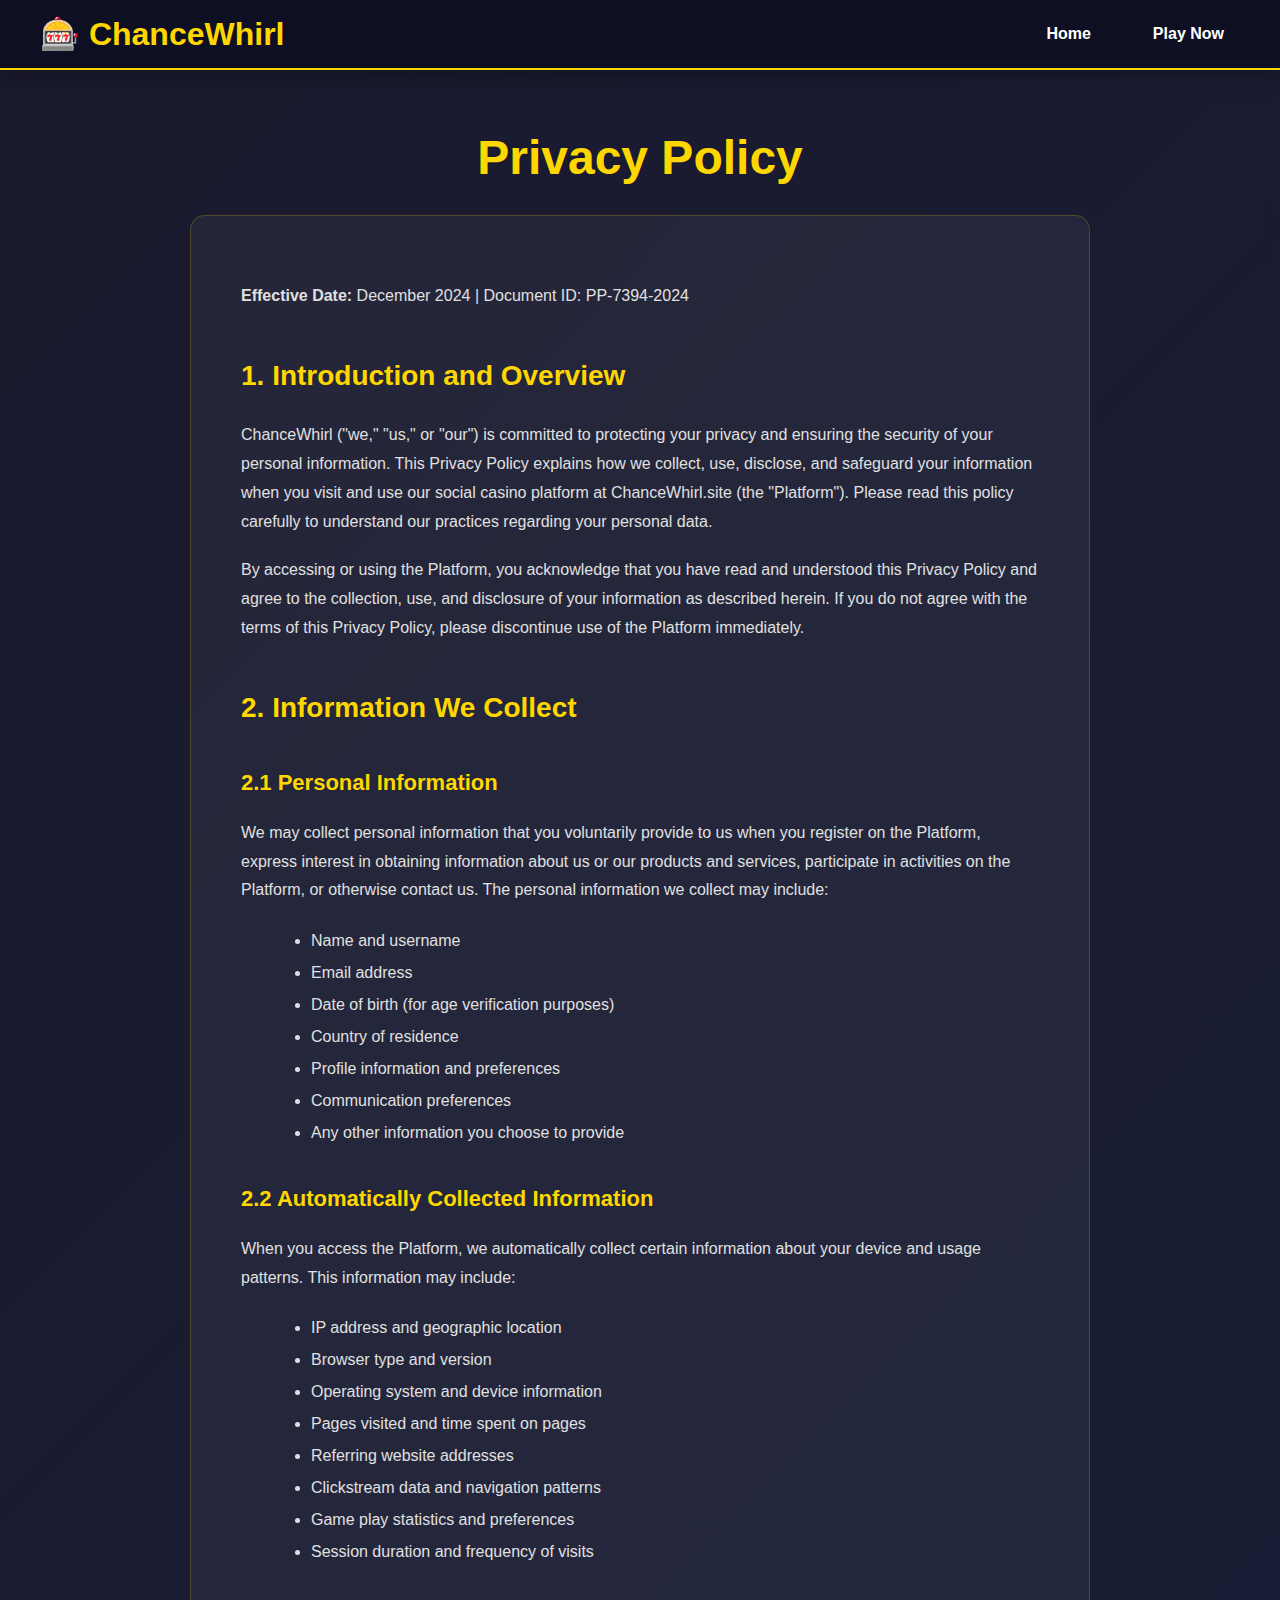
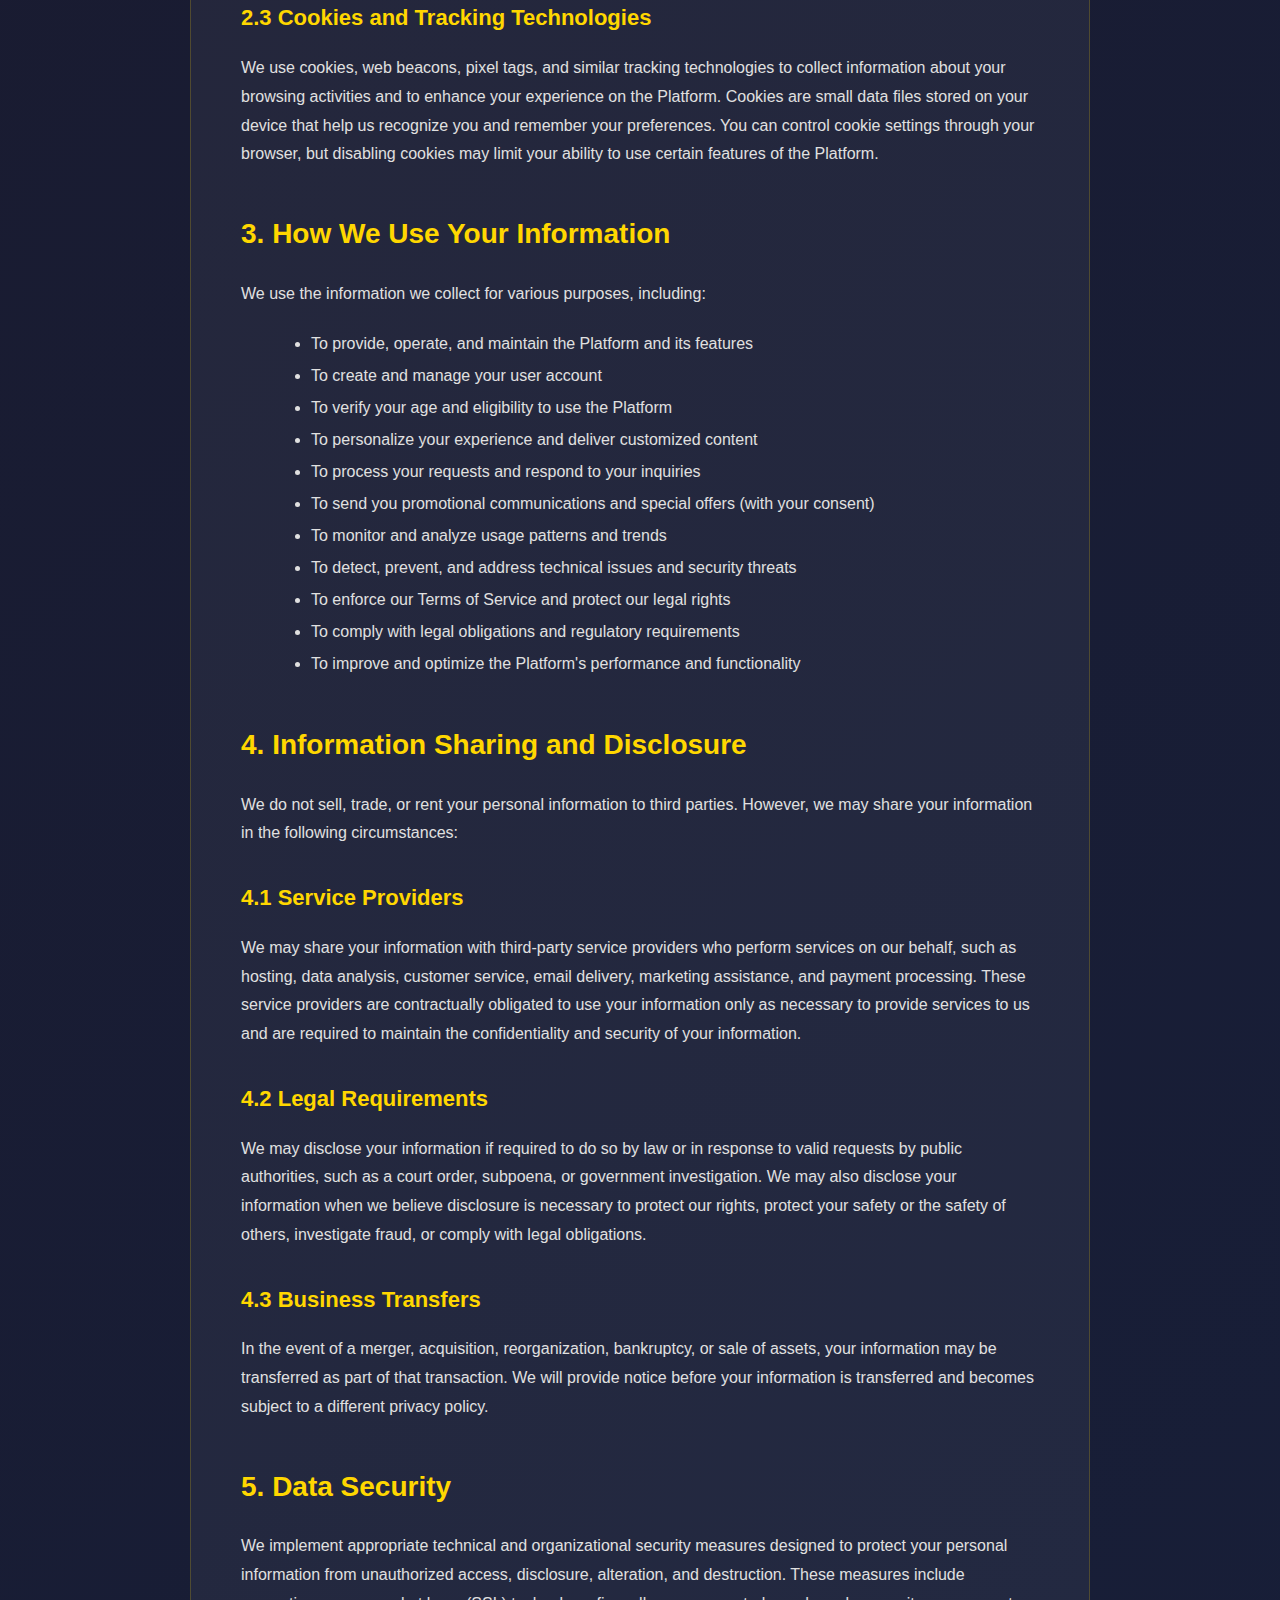
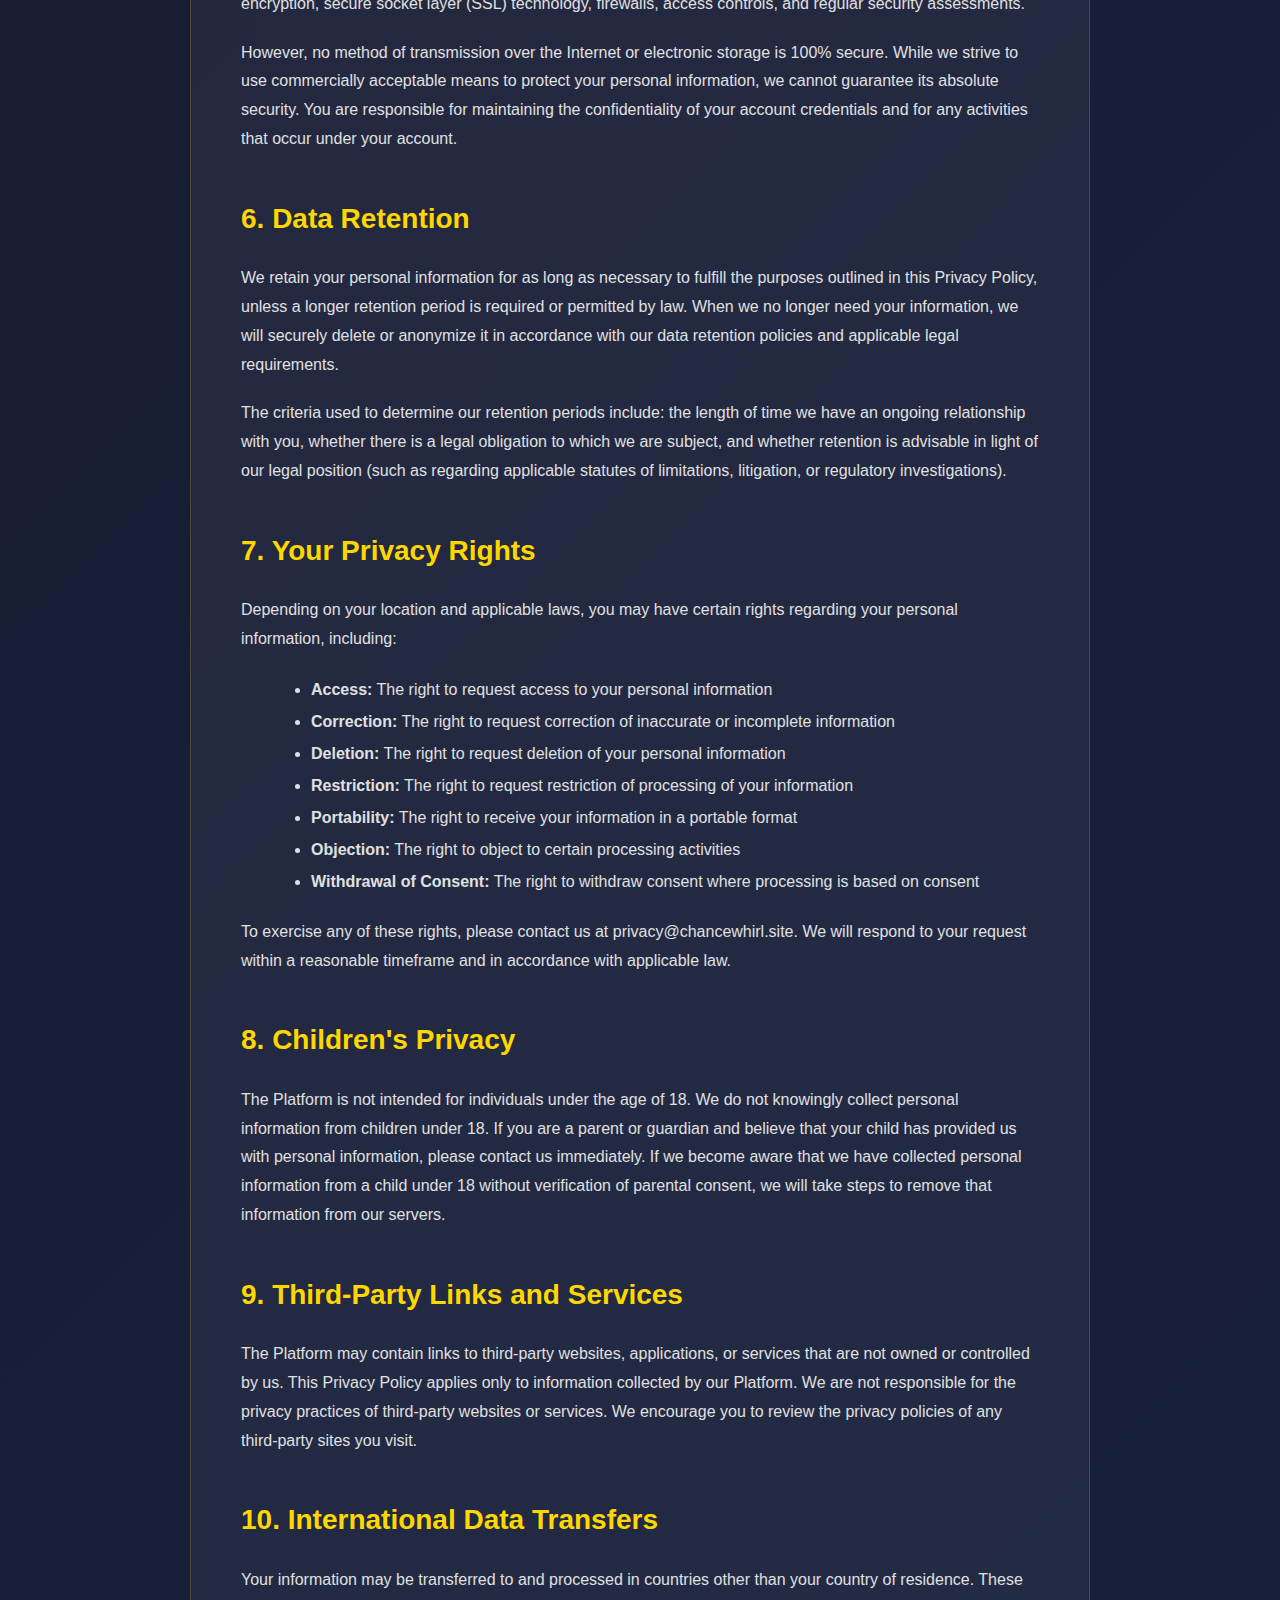
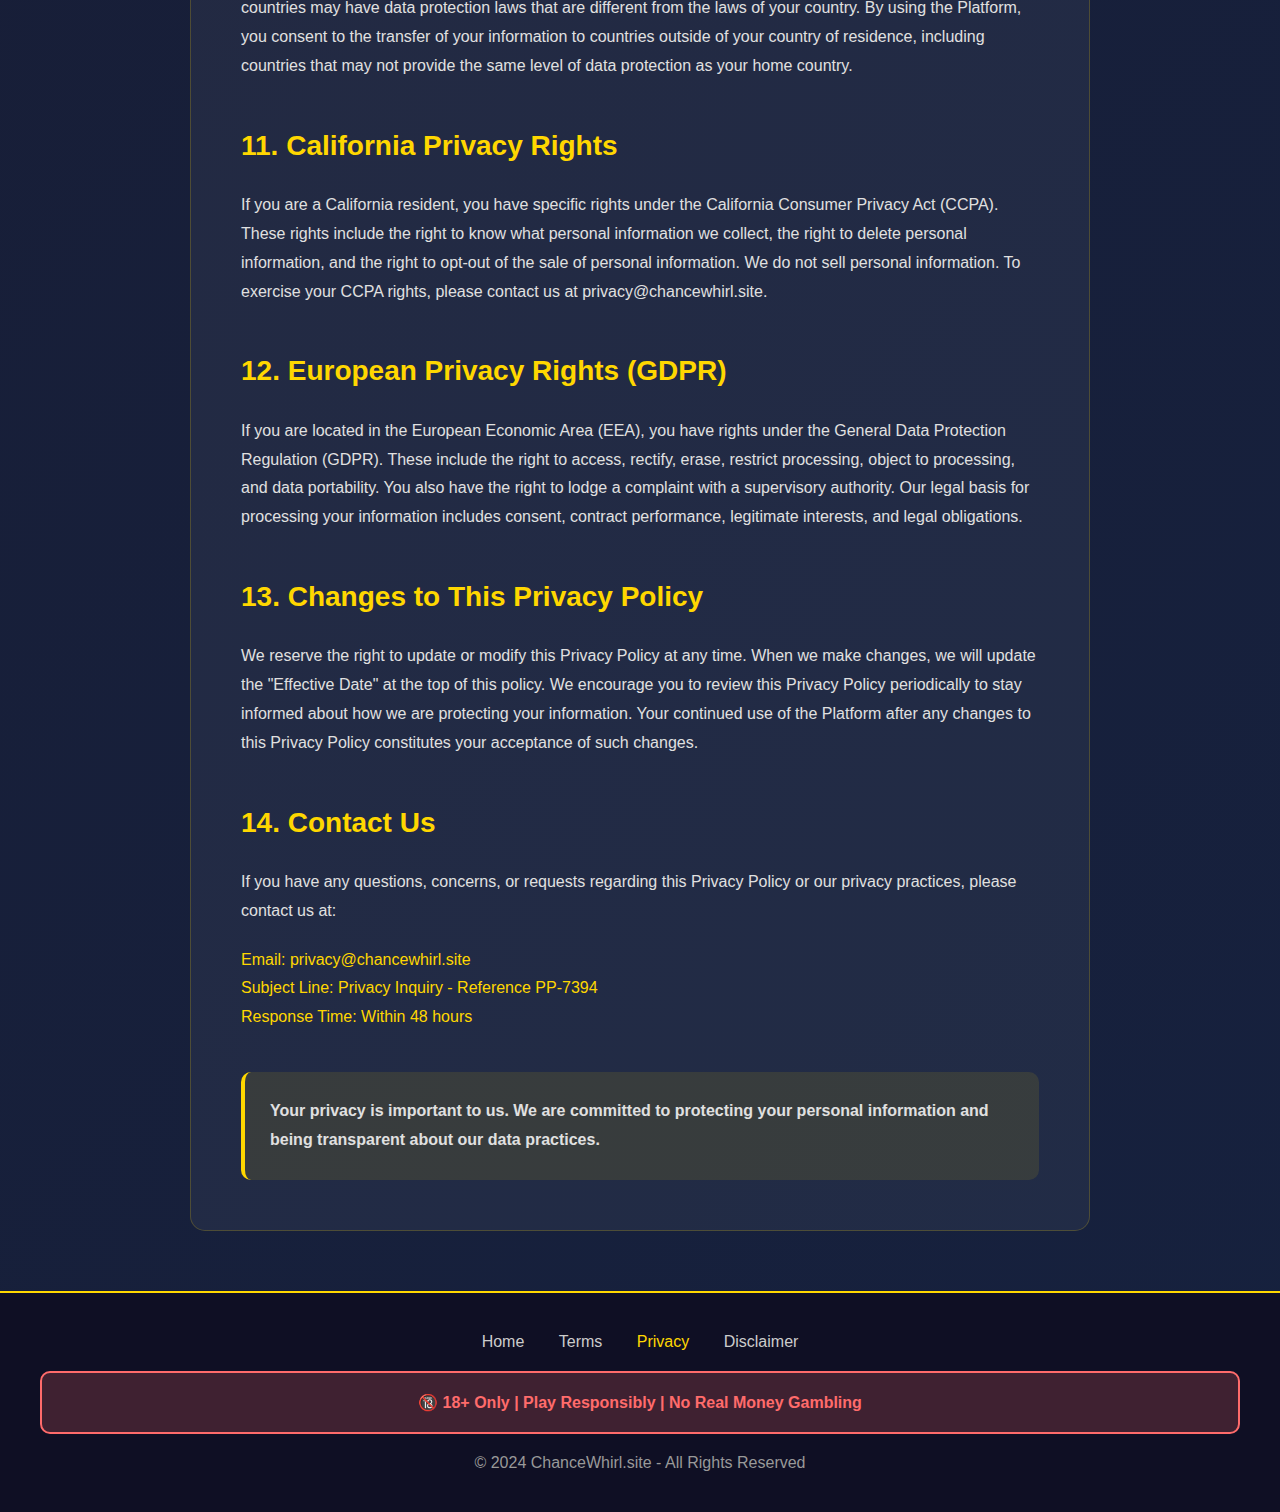
<file: privacy7394.html>
<!DOCTYPE html>
<html lang="en">
<head>
    <meta charset="UTF-8">
    <meta name="viewport" content="width=device-width, initial-scale=1.0">
    <title>Privacy Policy - ChanceWhirl</title>
    <meta name="description" content="Read the Privacy Policy for ChanceWhirl social casino platform.">
</head>
<body style="margin: 0; padding: 0; font-family: 'Segoe UI', Tahoma, Geneva, Verdana, sans-serif; background: linear-gradient(135deg, #1a1a2e 0%, #16213e 100%); color: #ffffff;">
    
    <!-- Header Navigation 7394 -->
    <div class="hdr-nav-wrp-7394" style="background: rgba(15, 15, 35, 0.95); padding: 15px 0; box-shadow: 0 4px 20px rgba(0, 0, 0, 0.3); border-bottom: 2px solid #ffd700;">
        <div class="inner-hdr-cont-9283" style="max-width: 1200px; margin: 0 auto; display: flex; justify-content: space-between; align-items: center; padding: 0 20px;">
            <div class="logo-brand-sect-4728" style="font-size: 32px; font-weight: bold; color: #ffd700;">
                🎰 ChanceWhirl
            </div>
            <nav class="main-nav-links-5839" style="display: flex; gap: 30px;">
                <a href="index.html" style="color: #ffffff; text-decoration: none; font-weight: 600; padding: 8px 16px; border-radius: 5px;">Home</a>
                <a href="play6482.html" style="color: #ffffff; text-decoration: none; font-weight: 600; padding: 8px 16px; border-radius: 5px;">Play Now</a>
            </nav>
        </div>
    </div>

    <!-- Privacy Content Section 7394 -->
    <div class="privacy-content-main-7394" style="max-width: 900px; margin: 60px auto; padding: 0 20px;">
        <h1 class="privacy-page-title-2847" style="font-size: 48px; color: #ffd700; margin-bottom: 30px; text-align: center;">Privacy Policy</h1>
        
        <div class="privacy-text-container-5738" style="background: rgba(255, 255, 255, 0.05); padding: 50px; border-radius: 15px; border: 1px solid rgba(255, 215, 0, 0.2); line-height: 1.8;">
            
            <p style="color: #e0e0e0; margin-bottom: 20px; font-size: 16px;">
                <strong>Effective Date:</strong> December 2024 | Document ID: PP-7394-2024
            </p>

            <h2 style="color: #ffd700; font-size: 28px; margin-top: 40px; margin-bottom: 20px;">1. Introduction and Overview</h2>
            <p style="color: #e0e0e0; margin-bottom: 20px;">
                ChanceWhirl ("we," "us," or "our") is committed to protecting your privacy and ensuring the security of your personal information. This Privacy Policy explains how we collect, use, disclose, and safeguard your information when you visit and use our social casino platform at ChanceWhirl.site (the "Platform"). Please read this policy carefully to understand our practices regarding your personal data.
            </p>
            <p style="color: #e0e0e0; margin-bottom: 20px;">
                By accessing or using the Platform, you acknowledge that you have read and understood this Privacy Policy and agree to the collection, use, and disclosure of your information as described herein. If you do not agree with the terms of this Privacy Policy, please discontinue use of the Platform immediately.
            </p>

            <h2 style="color: #ffd700; font-size: 28px; margin-top: 40px; margin-bottom: 20px;">2. Information We Collect</h2>
            
            <h3 style="color: #ffd700; font-size: 22px; margin-top: 30px; margin-bottom: 15px;">2.1 Personal Information</h3>
            <p style="color: #e0e0e0; margin-bottom: 20px;">
                We may collect personal information that you voluntarily provide to us when you register on the Platform, express interest in obtaining information about us or our products and services, participate in activities on the Platform, or otherwise contact us. The personal information we collect may include:
            </p>
            <ul style="color: #e0e0e0; margin-bottom: 20px; margin-left: 30px; line-height: 2;">
                <li>Name and username</li>
                <li>Email address</li>
                <li>Date of birth (for age verification purposes)</li>
                <li>Country of residence</li>
                <li>Profile information and preferences</li>
                <li>Communication preferences</li>
                <li>Any other information you choose to provide</li>
            </ul>

            <h3 style="color: #ffd700; font-size: 22px; margin-top: 30px; margin-bottom: 15px;">2.2 Automatically Collected Information</h3>
            <p style="color: #e0e0e0; margin-bottom: 20px;">
                When you access the Platform, we automatically collect certain information about your device and usage patterns. This information may include:
            </p>
            <ul style="color: #e0e0e0; margin-bottom: 20px; margin-left: 30px; line-height: 2;">
                <li>IP address and geographic location</li>
                <li>Browser type and version</li>
                <li>Operating system and device information</li>
                <li>Pages visited and time spent on pages</li>
                <li>Referring website addresses</li>
                <li>Clickstream data and navigation patterns</li>
                <li>Game play statistics and preferences</li>
                <li>Session duration and frequency of visits</li>
            </ul>

            <h3 style="color: #ffd700; font-size: 22px; margin-top: 30px; margin-bottom: 15px;">2.3 Cookies and Tracking Technologies</h3>
            <p style="color: #e0e0e0; margin-bottom: 20px;">
                We use cookies, web beacons, pixel tags, and similar tracking technologies to collect information about your browsing activities and to enhance your experience on the Platform. Cookies are small data files stored on your device that help us recognize you and remember your preferences. You can control cookie settings through your browser, but disabling cookies may limit your ability to use certain features of the Platform.
            </p>

            <h2 style="color: #ffd700; font-size: 28px; margin-top: 40px; margin-bottom: 20px;">3. How We Use Your Information</h2>
            <p style="color: #e0e0e0; margin-bottom: 20px;">
                We use the information we collect for various purposes, including:
            </p>
            <ul style="color: #e0e0e0; margin-bottom: 20px; margin-left: 30px; line-height: 2;">
                <li>To provide, operate, and maintain the Platform and its features</li>
                <li>To create and manage your user account</li>
                <li>To verify your age and eligibility to use the Platform</li>
                <li>To personalize your experience and deliver customized content</li>
                <li>To process your requests and respond to your inquiries</li>
                <li>To send you promotional communications and special offers (with your consent)</li>
                <li>To monitor and analyze usage patterns and trends</li>
                <li>To detect, prevent, and address technical issues and security threats</li>
                <li>To enforce our Terms of Service and protect our legal rights</li>
                <li>To comply with legal obligations and regulatory requirements</li>
                <li>To improve and optimize the Platform's performance and functionality</li>
            </ul>

            <h2 style="color: #ffd700; font-size: 28px; margin-top: 40px; margin-bottom: 20px;">4. Information Sharing and Disclosure</h2>
            <p style="color: #e0e0e0; margin-bottom: 20px;">
                We do not sell, trade, or rent your personal information to third parties. However, we may share your information in the following circumstances:
            </p>
            
            <h3 style="color: #ffd700; font-size: 22px; margin-top: 30px; margin-bottom: 15px;">4.1 Service Providers</h3>
            <p style="color: #e0e0e0; margin-bottom: 20px;">
                We may share your information with third-party service providers who perform services on our behalf, such as hosting, data analysis, customer service, email delivery, marketing assistance, and payment processing. These service providers are contractually obligated to use your information only as necessary to provide services to us and are required to maintain the confidentiality and security of your information.
            </p>

            <h3 style="color: #ffd700; font-size: 22px; margin-top: 30px; margin-bottom: 15px;">4.2 Legal Requirements</h3>
            <p style="color: #e0e0e0; margin-bottom: 20px;">
                We may disclose your information if required to do so by law or in response to valid requests by public authorities, such as a court order, subpoena, or government investigation. We may also disclose your information when we believe disclosure is necessary to protect our rights, protect your safety or the safety of others, investigate fraud, or comply with legal obligations.
            </p>

            <h3 style="color: #ffd700; font-size: 22px; margin-top: 30px; margin-bottom: 15px;">4.3 Business Transfers</h3>
            <p style="color: #e0e0e0; margin-bottom: 20px;">
                In the event of a merger, acquisition, reorganization, bankruptcy, or sale of assets, your information may be transferred as part of that transaction. We will provide notice before your information is transferred and becomes subject to a different privacy policy.
            </p>

            <h2 style="color: #ffd700; font-size: 28px; margin-top: 40px; margin-bottom: 20px;">5. Data Security</h2>
            <p style="color: #e0e0e0; margin-bottom: 20px;">
                We implement appropriate technical and organizational security measures designed to protect your personal information from unauthorized access, disclosure, alteration, and destruction. These measures include encryption, secure socket layer (SSL) technology, firewalls, access controls, and regular security assessments.
            </p>
            <p style="color: #e0e0e0; margin-bottom: 20px;">
                However, no method of transmission over the Internet or electronic storage is 100% secure. While we strive to use commercially acceptable means to protect your personal information, we cannot guarantee its absolute security. You are responsible for maintaining the confidentiality of your account credentials and for any activities that occur under your account.
            </p>

            <h2 style="color: #ffd700; font-size: 28px; margin-top: 40px; margin-bottom: 20px;">6. Data Retention</h2>
            <p style="color: #e0e0e0; margin-bottom: 20px;">
                We retain your personal information for as long as necessary to fulfill the purposes outlined in this Privacy Policy, unless a longer retention period is required or permitted by law. When we no longer need your information, we will securely delete or anonymize it in accordance with our data retention policies and applicable legal requirements.
            </p>
            <p style="color: #e0e0e0; margin-bottom: 20px;">
                The criteria used to determine our retention periods include: the length of time we have an ongoing relationship with you, whether there is a legal obligation to which we are subject, and whether retention is advisable in light of our legal position (such as regarding applicable statutes of limitations, litigation, or regulatory investigations).
            </p>

            <h2 style="color: #ffd700; font-size: 28px; margin-top: 40px; margin-bottom: 20px;">7. Your Privacy Rights</h2>
            <p style="color: #e0e0e0; margin-bottom: 20px;">
                Depending on your location and applicable laws, you may have certain rights regarding your personal information, including:
            </p>
            <ul style="color: #e0e0e0; margin-bottom: 20px; margin-left: 30px; line-height: 2;">
                <li><strong>Access:</strong> The right to request access to your personal information</li>
                <li><strong>Correction:</strong> The right to request correction of inaccurate or incomplete information</li>
                <li><strong>Deletion:</strong> The right to request deletion of your personal information</li>
                <li><strong>Restriction:</strong> The right to request restriction of processing of your information</li>
                <li><strong>Portability:</strong> The right to receive your information in a portable format</li>
                <li><strong>Objection:</strong> The right to object to certain processing activities</li>
                <li><strong>Withdrawal of Consent:</strong> The right to withdraw consent where processing is based on consent</li>
            </ul>
            <p style="color: #e0e0e0; margin-bottom: 20px;">
                To exercise any of these rights, please contact us at privacy@chancewhirl.site. We will respond to your request within a reasonable timeframe and in accordance with applicable law.
            </p>

            <h2 style="color: #ffd700; font-size: 28px; margin-top: 40px; margin-bottom: 20px;">8. Children's Privacy</h2>
            <p style="color: #e0e0e0; margin-bottom: 20px;">
                The Platform is not intended for individuals under the age of 18. We do not knowingly collect personal information from children under 18. If you are a parent or guardian and believe that your child has provided us with personal information, please contact us immediately. If we become aware that we have collected personal information from a child under 18 without verification of parental consent, we will take steps to remove that information from our servers.
            </p>

            <h2 style="color: #ffd700; font-size: 28px; margin-top: 40px; margin-bottom: 20px;">9. Third-Party Links and Services</h2>
            <p style="color: #e0e0e0; margin-bottom: 20px;">
                The Platform may contain links to third-party websites, applications, or services that are not owned or controlled by us. This Privacy Policy applies only to information collected by our Platform. We are not responsible for the privacy practices of third-party websites or services. We encourage you to review the privacy policies of any third-party sites you visit.
            </p>

            <h2 style="color: #ffd700; font-size: 28px; margin-top: 40px; margin-bottom: 20px;">10. International Data Transfers</h2>
            <p style="color: #e0e0e0; margin-bottom: 20px;">
                Your information may be transferred to and processed in countries other than your country of residence. These countries may have data protection laws that are different from the laws of your country. By using the Platform, you consent to the transfer of your information to countries outside of your country of residence, including countries that may not provide the same level of data protection as your home country.
            </p>

            <h2 style="color: #ffd700; font-size: 28px; margin-top: 40px; margin-bottom: 20px;">11. California Privacy Rights</h2>
            <p style="color: #e0e0e0; margin-bottom: 20px;">
                If you are a California resident, you have specific rights under the California Consumer Privacy Act (CCPA). These rights include the right to know what personal information we collect, the right to delete personal information, and the right to opt-out of the sale of personal information. We do not sell personal information. To exercise your CCPA rights, please contact us at privacy@chancewhirl.site.
            </p>

            <h2 style="color: #ffd700; font-size: 28px; margin-top: 40px; margin-bottom: 20px;">12. European Privacy Rights (GDPR)</h2>
            <p style="color: #e0e0e0; margin-bottom: 20px;">
                If you are located in the European Economic Area (EEA), you have rights under the General Data Protection Regulation (GDPR). These include the right to access, rectify, erase, restrict processing, object to processing, and data portability. You also have the right to lodge a complaint with a supervisory authority. Our legal basis for processing your information includes consent, contract performance, legitimate interests, and legal obligations.
            </p>

            <h2 style="color: #ffd700; font-size: 28px; margin-top: 40px; margin-bottom: 20px;">13. Changes to This Privacy Policy</h2>
            <p style="color: #e0e0e0; margin-bottom: 20px;">
                We reserve the right to update or modify this Privacy Policy at any time. When we make changes, we will update the "Effective Date" at the top of this policy. We encourage you to review this Privacy Policy periodically to stay informed about how we are protecting your information. Your continued use of the Platform after any changes to this Privacy Policy constitutes your acceptance of such changes.
            </p>

            <h2 style="color: #ffd700; font-size: 28px; margin-top: 40px; margin-bottom: 20px;">14. Contact Us</h2>
            <p style="color: #e0e0e0; margin-bottom: 20px;">
                If you have any questions, concerns, or requests regarding this Privacy Policy or our privacy practices, please contact us at:
            </p>
            <p style="color: #ffd700; margin-bottom: 20px;">
                Email: privacy@chancewhirl.site<br>
                Subject Line: Privacy Inquiry - Reference PP-7394<br>
                Response Time: Within 48 hours
            </p>

            <div style="background: rgba(255, 215, 0, 0.1); padding: 25px; border-radius: 10px; border-left: 4px solid #ffd700; margin-top: 40px;">
                <p style="color: #e0e0e0; margin: 0; font-weight: bold;">
                    Your privacy is important to us. We are committed to protecting your personal information and being transparent about our data practices.
                </p>
            </div>
        </div>
    </div>

    <!-- Hidden Filler 7394 -->
    <div class="hidden-filler-7394" style="display: none;">
        <p>Content segment 73948 for uniqueness</p>
        <div class="filler-div-p-2847">Element 92847</div>
        <span class="hidden-span-q-5738">Node 48392</span>
    </div>

    <!-- Footer 7394 -->
    <footer class="main-footer-sect-7394" style="background: rgba(15, 15, 35, 0.95); padding: 40px 20px; border-top: 2px solid #ffd700; margin-top: 60px;">
        <div class="footer-inner-wrap-9283" style="max-width: 1200px; margin: 0 auto; text-align: center;">
            <div class="footer-links-row-4728" style="margin-bottom: 20px;">
                <a href="index.html" style="color: #cccccc; text-decoration: none; margin: 0 15px;">Home</a>
                <a href="terms5829.html" style="color: #cccccc; text-decoration: none; margin: 0 15px;">Terms</a>
                <a href="privacy7394.html" style="color: #ffd700; text-decoration: none; margin: 0 15px;">Privacy</a>
                <a href="disclaimer9283.html" style="color: #cccccc; text-decoration: none; margin: 0 15px;">Disclaimer</a>
            </div>
            <div class="responsible-notice-7394" style="background: rgba(255, 107, 107, 0.2); border: 2px solid #ff6b6b; border-radius: 10px; padding: 20px; margin-bottom: 20px;">
                <p style="color: #ff6b6b; margin: 0; font-weight: bold;">🔞 18+ Only | Play Responsibly | No Real Money Gambling</p>
            </div>
            <p style="color: #999999; margin: 0;">&copy; 2024 ChanceWhirl.site - All Rights Reserved</p>
        </div>
    </footer>

</body>
</html>
</file>
<file: style.css>
* {
  margin: 0;
  padding: 0;
  font-family: 'Josefin Sans';
}
.content-area {
  max-width: 1200px;
  margin: auto;
  display: block;
}
.rounded {
  border-radius: 0.75rem !important;
}
img {
  width: 100%;
}
img.brand {
  border-radius: 50px;
}
img.google-play {
  max-width: 200px !important;
}
img.google-play, img.img-fluid {
  margin-bottom: 20px;
}

/** @@@@ MENU bar @@@@ **/
#navbar {
  position: absolute;
  width: 100%;
  z-index: 1;
}
.navbar-nav {
  margin-right: 0 !important;
  padding-right: 100px;
}
.navbar {
  background-color: rgba(0, 0, 0, 0.1);
}
.nav-item a {
  color: #fff !important;
}
.nav-item {
  padding-left: 2px;
}
.navbar-brand {
  color: #fff !important;
  padding-left: 100px;
}
#navbar button {
  color: white !important;
}

/** @@@@ BANNER section @@@@ **/
#hero-video .background-overlay:before {
  content: "";
  width: 100%;
  height: 80vh;
  display: block;
  position: absolute;
  top: 0;
  left: 0;
  background-color: #000000aa;
  z-index: 1;
}
#hero-video .background-video-container {
  width: 100%;
  height: 80vh;
  overflow: hidden;
  position: relative;
}

#hero-video .background-video-container iframe, #hero-video .background-video-container video {
  position: absolute;
  top: 40%;
  left: 50%;
  width: 100%;
  height: 80vh;
  transform: translate(-50%, -40%);
}
#hero-video #banner-container {
  position: absolute;
  left: 50%;
  top: 40%;
  transform: translate(-50%, -50%);
  height: 80vh;
  display: flex;
  flex-direction: column;
  justify-content: center;
  background-image: url("images/sp/pexels-photo-4017682.jpeg");
  background-repeat: no-repeat;
  background-position: center center;
  background-size: cover;
  background-attachment: fixed;
  color: white !important;
  padding-top: 80px;
  padding-bottom: 80px;
}

a.cta-btn {
  text-decoration:none;
}
a.cta-btn span.cta {
  background-color: #000;
  color: #fff;
  padding: 10px 40px;
  border-radius: 50px;
  border: solid 1px #fff;
}
a.cta-btn span.cta:hover {
  background-color: #111;
}

/** make video full-screen according to the video aspect ratio **/
@media (min-aspect-ratio: 16/9) {
  #hero-video .background-video-container iframe, #hero-video .background-video-container video {
    /* height = 100 * (9 / 16) = 56.25 */
    height: 56.25vw;
  }
}
@media (max-aspect-ratio: 16/9) {
  #hero-video .background-video-container iframe, #hero-video .background-video-container video {
    /* width = 100 / (9 / 16) = 177.777777 */
    width: 177.78%;
  }
}

#hero-video #banner-container #banner-row {
  width: 100%;
  max-width: 1200px;
  margin: auto;
  z-index: 1;
}
#hero-video #banner-container #banner-row > div {
  display: flex;
  flex-direction: column;
  justify-content: center;
}
#hero-video #banner-container #banner-row img.brand {
  max-width: 50%;
  width: auto;
  height: auto;
  display: block;
}
#hero-video #banner-container #banner-row img {
  box-shadow: 0px 0px 20px rgba(255, 255, 255, 1);
}
#hero-video #banner-container #banner-row h3, p {
  text-align: justify;
}
#hero-video #banner-container #col-1 {
  padding-left: 20px;
}

/** @@@@ SERVICE section @@@@ */
#service {
  padding-top: 80px;
  padding-bottom: 80px;
}
#service h1 {
  padding-bottom: 40px;
}
#service img {
  margin-left: 0 !important;
}
#service #service-container #banner-row > div {
  display: flex;
  flex-direction: column;
  justify-content: center;
}

/** @@@@ ABOUT section @@@@ **/
#about {
  padding-top: 80px;
  padding-bottom: 80px;
  background-color: #f2f2f2;
}
#about h1 {
  padding-bottom: 40px;
}
#about #col-1 ul {
  padding-top: 50px;
}
#about #col-1 ul li {
  padding-top: 15px;
}
#about #col-2 img {
  margin-right: 0 !important;
}
#about #about-container #banner-row > div {
  display: flex;
  flex-direction: column;
  justify-content: center;
}

/** @@@@ DEVELOPER section @@@@ **/
#developer {
  padding-top: 80px;
  padding-bottom: 80px;
  background-color: #f2f2f2;
}
#developer #developer-container #banner-title h2, #developer #developer-container #banner-title p {
  text-align: center;
}

/** @@@@ FOOTER BANNER @@@@ **/
#footer-banner {
  background-image: url("images/sp/pexels-photo-668278.jpeg");
  background-repeat: no-repeat;
  background-position: bottom center;
  background-size: cover;
  position: relative;
  overflow: hidden;
}
#footer-banner .background-overlay:before {
  content: "";
  width: 100%;
  height: 100%;
  display: block;
  position: absolute;
  top: 0;
  left: 0;
  background-color: #000000aa;
  z-index: 1;
}
#footer-banner .content-area {
  position: relative;
  z-index: 1;
}
#footer-banner #banner-container {
  display: flex;
  flex-direction: column;
  justify-content: center;
  padding-top: 80px;
  padding-bottom: 80px;
}
#footer-banner #banner-container #banner-row {
  width: 100%;
}
#footer-banner #banner-container #banner-row > div {
  display: flex;
  flex-direction: column;
  justify-content: center;
}
#footer-banner #banner-container #banner-row img.brand {
  max-width: 50%;
  width: auto;
  height: auto;
  display: block;
}
#footer-banner #banner-container #banner-row img {
  box-shadow: 0px 0px 20px rgba(255, 255, 255, 1);
}
#footer-banner #banner-container #banner-row h2, #footer-banner #banner-container #banner-row p {
  color: #fff !important;
}

#footer-banner #banner-container #banner-row form#fcf-form-id label {
  color:#fff;
}
#footer-banner #banner-container #banner-row form#fcf-form-id input, #footer-banner #banner-container #banner-row form#fcf-form-id textarea {
  width:100%;
  margin-bottom:10px;
}
#footer-banner #banner-container #banner-row form#fcf-form-id button {
  background-color: #000;
  color: #fff;
  padding: 5px 40px;
  border: solid 1px #fff;
}

/** @@@@ FOOTER @@@@ **/
.mb-3 {
  padding-top: 10px;
}
#footer-container {
  background-color: #222;
  color: white !important;
  padding-top: 40px;
}
#footer h3, #footer p {
  text-align: center;
}

#footer-container .footer-nav ul {
  display: flex;
  flex-direction: row;
  justify-content: center;
  padding-right:0px;
}
#footer-container .footer-nav ul li {
  margin-right:20px;
}
#footer-container .footer-nav ul li:last-child {
  margin-right:0px;
}
#footer-container .footer-nav ul li a {
  text-decoration: underline;
}

/** @@@@ MOBILE RESPONSIVE @@@@ **/
@media only screen and (max-width: 987px) {
  .navbar-brand {
    padding-left: 0px;
  }
}
@media only screen and (max-width: 767px) {
  img.brand {
    margin-bottom: 30px;
  }
  img.google-play {
    margin-left: auto !important;
    margin-right: auto !important;
  }
  #hero-video .background-overlay:before {
    height: 100vh;
  }
  #hero-video .background-video-container {
    height: 100vh;
  }
  #hero-video .background-video-container iframe {
    top: 50%;
    height: 100vh;
    width: 400%;
    transform: translate(-50%, -50%);
  }
  #hero-video .background-video-container video {
    top: 50%;
    height: 100vh;
    width: auto;
    transform: translate(-50%, -50%);
  }
  #hero-video #banner-container {
    top: 50%;
    height: 100vh;
  }
  #hero-video h1, #hero-video h2, #hero-video p {
    text-align: center;
  }
  #hero-video #banner-container #banner-row img.brand {
    max-width: 80%;
    margin-left: auto !important;
    margin-right: auto !important;
  }

  a.cta-btn {
    text-align:center;
  }

  #service img {
    margin-left: auto !important;
  }

  #about #col-1 {
    order: 2;
  }
  #about #col-2 {
    order: 1;
  }
  #about #col-2 img {
    margin-right: auto !important;
  }

  #footer-banner #banner-container #banner-row img.brand {
    max-width: 80%;
    margin-left: auto !important;
    margin-right: auto !important;
  }
  #footer-banner h2, #footer-banner p {
    text-align: center;
  }
}

/** @@@@ Single Playable Game page @@@@ */
#service #service-container #banner-row #playable iframe {
  width: 100%;
  height: 85vh;
}
@media only screen and (max-width: 767px) {
  #service #service-container #banner-row #playable iframe {
    width: 100%;
    height: 60vh;
  }
}

/******** page Bottom Section ********/
.bottom-section {
    display: block;
    /* background-color: #00000088; */
}

.bottom-section .bottom-section-container {
    width: 100%;
    margin: auto;
    padding: 60px 20px 20px 20px;
}

.bottom-section .bottom-title h2 {
    color: #fff;
    text-align: center;
}
.bottom-section .bottom-content {
  color: #fff;
  text-align: center;
}

.bottom-section .bottom-logos {
    display:flex;
    flex-wrap: wrap;
    justify-content: space-around;
    margin-top:30px;
    padding: 10px;
}
.bottom-section .bottom-logos img {
    max-height:40px;
    height:100%;
    margin-bottom:10px;
}

@media only screen and (max-width: 540px) {
    .bottom-section {
        margin-bottom: 0px;
    }
}

/******** Footer ********/
footer.site-info {
    padding: 10px;
    color: #ffffff;
    background-color: #222222;
    text-align: center;
    font-size: 15px;
    display: block;
    width: 100%;
}
footer p {
  color: #fff;
  font-size: 16px;
  line-height: 18px;
  font-weight: 400;
}
footer .footer-bottom {
  width: 1170px;
  margin: auto;
  display: flex;
  justify-content: space-around;
  align-items: center;
  flex-wrap: wrap;
}
footer .footer-bottom .left-sec {
  text-align: center;
}
footer .footer-bottom .right-sec {
  text-align: center;
}
footer .bga {
  text-align: center;
  padding: 20px;
}
footer .bga img {
  max-width: 100%;
  height: 32px;
  margin: 10px;
}
footer .bga .plusplus {
  height: 44px;
  margin: 4px;
}
</file>
<file: css/style-mp-fi.css>
* {
  margin: 0;
  padding: 0;
  font-family: 'Josefin Sans';
}

html {
    overflow-x:hidden;
}

body #content {
  display: block;
}
p {
  margin-bottom: 0.5em;
  text-align: center;
}
b, strong {
  font-weight: 700;
}
img {
  height: auto;
  max-width: 100%;
}

#site-navigation {
    display: none;
}

#wager {
    color: #a2a2a2;
    padding: 0px;
    margin-bottom: -18px;
    margin-top: -5px;
    text-align: left;
    font-style: italic;
    font-size: 11px;
}
#deposit {
    color: #a2a2a2;
    padding: 0px;
    margin-bottom: -18px;
    margin-top: 2px;
    text-align: left;
    font-style: italic;
    font-size: 11px;
}
@media only screen and (max-width: 600px) {
    #deposit {
        text-align: center;
        margin: 5px;
    }
    #wager {
        text-align: center;
    }
}

body.mp-template {
    position:relative;
    /* background-color: #212121; */
    /* background: linear-gradient(45deg, #fff 10%, #0ea808 90%); */
    /* background: radial-gradient(ellipse at top, #e66465, transparent), radial-gradient(ellipse at bottom, #4d9f0c, transparent); */
    background-image: radial-gradient(farthest-corner at 320px 60px, #0d6efd 0%, #ff0018 100%);
}
body.mp-template::before {
    content: "";
    position:absolute;
    width:100%;
    height:100%;
    opacity:0.1;
    background-image: url(../images/mp/background/chips-3-min.png);
    background-position: center center;
    background-size: contain;
    background-attachment: fixed;
}

body #page {
    padding:0px !important;
}
@media only screen and (max-width:1400px) {
    body #page {
        max-width: 100%;
    }
    #main-custom .banner .container {
        max-width: 100%;
    }
}

body #content #main-custom {
  padding: 0px;
}

/******** Top Banner Section ********/
#main-custom .banner, #main-custom .bottom-section {
    /* background-image: url(../images/mp/background/roulette2343-min.jpg); */
    background-position: center center;
    background-size: cover;
}

#main-custom .banner {
    width: 100%;
    background-size: cover;
    /* min-height: 300px;*/
    height: auto;
    z-index: -1;
    display: flex;
    flex-direction: column;
    justify-content: center;
}

#main-custom .banner .container {
    padding: 0px 20px;
    position:relative;
}
#main-custom .banner .container:before {
    content:"";
    position:absolute;
    width: 100%;
    height:100%;
    /* background-color:rgba(0,0,0,0.5); */
    z-index: 0;
    left:0;
}

#main-custom .banner .banner-title {
    padding-top: 20px;
    position:relative;
}
#main-custom .banner .banner-title img.banner-logo {
    width: 40px;
    /* float: left; */
    margin: 0px 0px 10px 0px;
}
#main-custom .banner .banner-title h1 {
    font-size: 30px;
    color: #fff;
    font-weight: 600;
    line-height: 30px;
    text-align: center;
}
@media only screen and (max-width:500px) {
    #main-custom .banner .banner-title img.banner-logo {
        width: 40px;
        margin: -5px 0px 0px 0px;
    }
    #main-custom .banner .banner-title h1 {
        font-size: 24px;
    }
}
#main-custom .banner .banner-title h1 b {
    font-weight: 800;
}
#main-custom .banner .banner-content {
    color: #fff;
    padding: 5px 0px;
    position:relative;
}

/******** Featured 4 Games Section ********/


/******** Listed Games Section ********/
#main-custom .listed-bonus-reviews-sec {
    margin-top: 20px;
}
#main-custom .listed-bonus-reviews-sec .container {
    max-width: 100%;
}

#main-custom .listed-bonus-reviews-sec .section-header {
    display: flex;
}

#main-custom .listed-bonus-reviews-sec .section-header, #main-custom .listed-bonus-reviews-sec .section-description {
    color: #fff;
    font-family: "Rubik One", sans-serif;
}

#main-custom .listed-bonus-reviews-sec .section-header .icon {
    margin-right: 15px;
}

#main-custom .listed-bonus-reviews-sec section.game-review_custom-fields {
    display: flex;
    background-color:#fff;
    margin-bottom: 15px;
    border: solid 1px #358719;
    /* border-radius: 10px; */
    transition: all 0.5s ease;
    transform: scale(1);
}
#main-custom .listed-bonus-reviews-sec section.game-review_custom-fields:hover {
    /* transform: scale(1.02); */
}

#main-custom .listed-bonus-reviews-sec .list-ribbon {
    background-color: #358719;
    color: #fff;
    font-weight: 300;
    font-size: 12px;
    padding: 4px 1px 4px 1px;
    position: absolute;
    z-index: 1;
    left: 13px;
    right:auto;
    top: -13px;
    box-shadow: 0px 3px 10px #000;
}
#main-custom .listed-bonus-reviews-sec .list-ribbon:before {
    content: "";
    position: absolute;
    z-index: -1;
    left: calc(0% - 26px);
    top: 0px;
    border-width: 13px;
    border-style: solid;
    border-color: transparent;
    border-right-color: #358719;
}
#main-custom .listed-bonus-reviews-sec .list-ribbon:after {
    content: "";
    position: absolute;
    z-index: -1;
    left: calc(100%);
    top: 0px;
    border-width: 13px;
    border-style: solid;
    border-color: transparent;
    border-left-color: #358719;
    
}

#main-custom .listed-bonus-reviews-sec section.game-review_custom-fields .logo-wraper {
    /* border-radius: 10px 0px 0px 10px; */
    position: relative;
    padding: 10px;
    width: 20%;
    display: flex;
    flex-direction: column;
    justify-content: center;
}
#main-custom .listed-bonus-reviews-sec section.game-review_custom-fields .logo-wraper .geo-flag {
    position: absolute;
    right: -18px;
    bottom: calc(50% - 18px);
    width: 36px;
    height: auto;
    z-index: 1;
    transition: all 0.5s ease;
    transform: scale(0);
    /* box-shadow: 0px 0px 5px 1px rgba(13, 110, 253, 0.75); */
}
#main-custom .listed-bonus-reviews-sec section.game-review_custom-fields:hover .logo-wraper .geo-flag {
    transform: scale(1);
}

#main-custom .listed-bonus-reviews-sec section.game-review_custom-fields .logo-wraper a.game-logo:before {
    content: "";
    position: absolute;
    background-repeat: no-repeat;
    width: 30px;
    height: 30px;
    left: -15px;
    top: 50%;
    transform: translate(0, -50%);
    /* background-image: url(../images/secure-1.png); */
    background-position:center;
    background-repeat:no-repeat;
    background-size:contain;
}
#main-custom .listed-bonus-reviews-sec section.game-review_custom-fields .logo-wraper a.game-logo .list-flag {
    position: absolute;
    width: 37px;
    height: 25px;
    left: auto;
    right: -20px;
    top: 50%;
    bottom: auto;
    transform: translate(0, -50%);
    z-index: 1;
}
#main-custom .listed-bonus-reviews-sec section.game-review_custom-fields .logo-wraper a.game-logo img.list-logo {
    max-width: 80%;
    display: block;
    margin: auto;
    max-height: 100px;
    object-fit: contain;
    transition: all 0.5s ease;
    transform: scale(1);
}
#main-custom .listed-bonus-reviews-sec section.game-review_custom-fields:hover .logo-wraper a.game-logo img.list-logo {
    transform: scale(1.2);
}

#main-custom .listed-bonus-reviews-sec section.game-review_custom-fields .content-wrapper {
    background: linear-gradient(90deg, #f2f2f2, #f8f8f8);
    display: flex;
    width: 80%;
    padding-left: 1%;
    /* border-radius: 0px 10px 10px 0px; */
}
#main-custom .listed-bonus-reviews-sec section.game-review_custom-fields .content-wrapper > div {
    width: 25%;
    display: flex;
    flex-direction: column;
    justify-content: center;
    padding: 10px;
    text-align: center;
}

#main-custom .listed-bonus-reviews-sec section.game-review_custom-fields .content-wrapper .review-bonus-wraper .bonus-offer-1, #main-custom .listed-bonus-reviews-sec section.game-review_custom-fields .content-wrapper .review-bonus-wraper .bonus-offer-2 {
    font-weight: 600;
}

#main-custom .listed-bonus-reviews-sec section.game-review_custom-fields .content-wrapper .review-bonus-wraper .bonus-amount {
    font-size: 32px;
    color: #0d6efd;
    font-weight: 600;
}

#main-custom .listed-bonus-reviews-sec section.game-review_custom-fields .content-wrapper .review-star-rating-wraper {
    position: relative;
}

@media only screen and (min-width: 768px) {
    #main-custom .listed-bonus-reviews-sec section.game-review_custom-fields .content-wrapper .review-star-rating-wraper:before {
        content: "";
        position: absolute;
        width: 2px;
        height: 70%;
        /* background: #ddd; */
        left: 0px;
        margin: auto;
    }
    #main-custom .listed-bonus-reviews-sec section.game-review_custom-fields .content-wrapper .review-star-rating-wraper:after {
        content: "";
        position: absolute;
        width: 2px;
        height: 70%;
        /* background: #ddd; */
        right: 0px;
        margin: auto;
    }
}

#main-custom .listed-bonus-reviews-sec section.game-review_custom-fields .content-wrapper .review-star-rating-wraper .star-rating {
    max-width: 120px;
    margin: 5px auto;
}

#main-custom .listed-bonus-reviews-sec section.game-review_custom-fields .content-wrapper .review-star-rating-wraper span.title {
    color: #000;
    font-weight: 700;
    font-family: "Rubik One", sans-serif;
    font-size: 28px;
    line-height: 1.1;
    letter-spacing: 0.em;
    margin: 0 0 5px;

    -webkit-animation: glow-1 0.5s ease-in-out infinite alternate;
    -moz-animation: glow-1 0.5s ease-in-out infinite alternate;
    animation: glow-1 1s ease-in-out infinite alternate;
}
@-webkit-keyframes glow-1 {
    from {
        text-shadow: 0 0 1px #fff, 0 0 1px #fff, 0 0 1px #009727, 0 0 1px #009727, 0 0 1px #009727;
    }
    to {
        text-shadow: 0 0 3px #fff, 0 0 6px #fff, 0 0 9px #009727, 0 0 12px #009727, 0 0 15px #009727;
    }
}

#main-custom .listed-bonus-reviews-sec section.game-review_custom-fields .content-wrapper .review-star-rating-wraper span.percent {
    color: #198788;
    font-size:14px;
    font-weight: 500;
    font-style: italic;
    line-height: 1.1;
    margin: 10px 0 0px;
}

#main-custom .listed-bonus-reviews-sec section.game-review_custom-fields .content-wrapper .review-description-wraper ul.description-lists {
    margin: 0px 10px;
    padding-left: 10px !important;
}
#main-custom .listed-bonus-reviews-sec section.game-review_custom-fields .content-wrapper .review-description-wraper ul.description-lists li {
    list-style-type: square;
    position: relative;
    font-weight: 600;
    font-size: 14px;
    padding-left: 10px;
    text-align: left;
}
#main-custom .listed-bonus-reviews-sec section.game-review_custom-fields .content-wrapper .review-description-wraper ul.description-lists li::marker {
    /* color:#198788; */
}
#main-custom .listed-bonus-reviews-sec section.game-review_custom-fields .content-wrapper .review-description-wraper ul.description-lists li:before {
    background-image: url(../images/Flag-Finland-circle.png);
    content: "";
    width: 15px;
    height: 15px;
    position: absolute;
    left: -15px;
    top: 2px;
    background-size: contain;
    background-repeat: no-repeat;
}

#main-custom .listed-bonus-reviews-sec section.game-review_custom-fields .content-wrapper .button-wraper a {
    background-color: #358719;
    padding: 10px 30px;
    border-radius: 0px;
    border: solid 1px #fff;
    text-align: center;
    text-decoration:none;
    font-weight: 600;
    font-size: 18px;
}
#main-custom .listed-bonus-reviews-sec section.game-review_custom-fields .content-wrapper .button-wraper a:hover {
    /* background: linear-gradient(45deg, #fff 10%, #0ea808 90%); */
    background-color: #215b0d;
}
#main-custom .listed-bonus-reviews-sec section.list-1 .content-wrapper .button-wraper a span.play-btn {
    color: #fff;
    text-transform: uppercase;
    /* -webkit-animation: glow-btn 0.5s ease-in-out infinite alternate;
    -moz-animation: glow-btn 0.5s ease-in-out infinite alternate;
    animation: glow-btn 0.5s ease-in-out infinite alternate; */
}
@-webkit-keyframes glow-btn {
    from {
        text-shadow: 0 0 1px #fff, 0 0 2px #fff, 0 0 3px #35871988, 0 0 4px #358719cc, 0 0 5px #358719;
    }
    to {
        text-shadow: 0 0 5px #fff, 0 0 10px #fff, 0 0 15px #ff000088, 0 0 20px #ff0000cc, 0 0 25px #ff0000;
    }
}
#main-custom .listed-bonus-reviews-sec section.list-1 .content-wrapper .button-wraper a span.play-btn i {
    margin-left:10px;
}

@media only screen and (max-width: 767px) {
    #main-custom .banner .banner-content {
        padding:0px 0px 0px 0px;
    }
    #main-custom .listed-bonus-reviews-sec .section-header {
        display: block;
    }
    #main-custom .listed-bonus-reviews-sec section.game-review_custom-fields {
        flex-direction: column;
        /* border-radius: 10px; */
    }
    #main-custom .listed-bonus-reviews-sec section.game-review_custom-fields .logo-wraper {
        width: 100% !important;
        /* border-radius: 10px 10px 0px 0px; */
        padding-top:20px;
    }
    #main-custom .listed-bonus-reviews-sec section.game-review_custom-fields .logo-wraper:after {
        content: "";
        position: absolute;
        width: 95%;
        height: 2px;
        background: #ddd;
        bottom: -5px;
        margin: auto;
    }
    #main-custom .listed-bonus-reviews-sec section.game-review_custom-fields .logo-wraper .geo-flag {
        position: absolute;
        right: auto;
        left: calc(50% - 18px);
        bottom: -18px;
    }
    #main-custom .listed-bonus-reviews-sec section.game-review_custom-fields .logo-wraper a.game-logo:before {
        left: auto;
        right:0%;
        top: -15px;
        transform: translate(-50%, 0);
    }
    #main-custom .listed-bonus-reviews-sec section.game-review_custom-fields .logo-wraper a.game-logo .list-flag {
        left: 50%;
        top: auto;
        bottom: -12px;
        transform: translate(-50%, 0);
    }
    
    #main-custom .listed-bonus-reviews-sec section.game-review_custom-fields .logo-wraper a.game-logo .list-logo {
        max-height: 60px !important;
    }
    #main-custom .listed-bonus-reviews-sec section.game-review_custom-fields .content-wrapper {
        display: block;
        width: 100%;
        border-radius: 0px 0px 10px 10px;
        padding-left: 0;
    }
    #main-custom .listed-bonus-reviews-sec section.game-review_custom-fields .content-wrapper > div {
        width: 100%;
    }
    
    #main-custom .listed-bonus-reviews-sec section.game-review_custom-fields .content-wrapper div.review-bonus-wraper {
        width: 50%;
        float: inline-end;
        min-height: 160px;
    }
    #main-custom .listed-bonus-reviews-sec section.game-review_custom-fields .content-wrapper div.review-star-rating-wraper {
        width: 50%;
        float: inline-start;
        min-height: 160px;
    }
    #main-custom .listed-bonus-reviews-sec section.game-review_custom-fields .content-wrapper div.review-star-rating-wraper span.title {
        font-size:24px;
    }
    #main-custom .listed-bonus-reviews-sec section.game-review_custom-fields .content-wrapper div.review-star-rating-wraper span.percent {
        font-size:14px;
    }
    #main-custom .listed-bonus-reviews-sec section.game-review_custom-fields .content-wrapper div.button-wraper a {
        padding: 8px 40px;
    }
}

@media only screen and (max-width: 767px) {
    #main-custom .listed-bonus-reviews-sec section.game-review_custom-fields .content-wrapper .review-star-rating-wraper:before {
        content: "";
        position: absolute;
        width: 2px;
        height: 50%;
        background: #ddd;
        right: 0px;
        margin: auto;
    }
}

@media only screen and (max-width: 579px) {
    .bonus-amount {
        font-size: 24px !important;
    }
}

/******** page Bottom Section ********/
#main-custom .bottom-section {
    display: block;
    position:relative;
}
#main-custom .bottom-section:before {
    content:"";
    position:absolute;
    width: 100%;
    height:100%;
    /* background-color:rgba(0,0,0,0.5); */
    z-index: 0;
    left:0;
}

#main-custom .bottom-section-container {
    width: 100%;
    margin: auto;
    padding: 30px 20px;
    position:relative;
}

#main-custom .bottom-title h2 {
    color: #fff;
    text-align: center;
}
#main-custom .bottom-content {
  color: #fff;
  text-align: center;
  font-size:14px;
}

/******** Footer ********/
footer.site-info {
    padding: 10px;
    color: #000;
    background-color: #fff;
    text-align: center;
    font-size: 15px;
    display: block;
    width: 100%;
}
footer p {
  color: #000;
  font-size: 16px;
  line-height: 18px;
  font-weight: 400;
}
footer .footer-bottom {
  width: 1170px;
  margin: auto;
  display: flex;
  justify-content: space-around;
  align-items: center;
  flex-wrap: wrap;
}
footer .footer-bottom .left-sec {
  text-align: center;
}
footer .footer-bottom .right-sec {
  text-align: center;
}
footer .bga {
  text-align: center;
  padding: 20px;
}
footer .bga img {
  max-width: 100%;
  height: 32px;
  margin: 10px;
}
footer .bga .plusplus {
  height: 44px;
  margin: 4px;
}
</file>
<file: css/fontawesome/all.min.css>
/*!
 * Font Awesome Free 5.3.1 by @fontawesome - https://fontawesome.com
 * License - https://fontawesome.com/license/free (Icons: CC BY 4.0, Fonts: SIL OFL 1.1, Code: MIT License)
 */
.fa,.fab,.fal,.far,.fas{-moz-osx-font-smoothing:grayscale;-webkit-font-smoothing:antialiased;display:inline-block;font-style:normal;font-variant:normal;text-rendering:auto;line-height:1}.fa-lg{font-size:1.33333em;line-height:.75em;vertical-align:-.0667em}.fa-xs{font-size:.75em}.fa-sm{font-size:.875em}.fa-1x{font-size:1em}.fa-2x{font-size:2em}.fa-3x{font-size:3em}.fa-4x{font-size:4em}.fa-5x{font-size:5em}.fa-6x{font-size:6em}.fa-7x{font-size:7em}.fa-8x{font-size:8em}.fa-9x{font-size:9em}.fa-10x{font-size:10em}.fa-fw{text-align:center;width:1.25em}.fa-ul{list-style-type:none;margin-left:2.5em;padding-left:0}.fa-ul>li{position:relative}.fa-li{left:-2em;position:absolute;text-align:center;width:2em;line-height:inherit}.fa-border{border:.08em solid #eee;border-radius:.1em;padding:.2em .25em .15em}.fa-pull-left{float:left}.fa-pull-right{float:right}.fa.fa-pull-left,.fab.fa-pull-left,.fal.fa-pull-left,.far.fa-pull-left,.fas.fa-pull-left{margin-right:.3em}.fa.fa-pull-right,.fab.fa-pull-right,.fal.fa-pull-right,.far.fa-pull-right,.fas.fa-pull-right{margin-left:.3em}.fa-spin{animation:fa-spin 2s infinite linear}.fa-pulse{animation:fa-spin 1s infinite steps(8)}@keyframes fa-spin{0%{transform:rotate(0deg)}to{transform:rotate(1turn)}}.fa-rotate-90{-ms-filter:"progid:DXImageTransform.Microsoft.BasicImage(rotation=1)";transform:rotate(90deg)}.fa-rotate-180{-ms-filter:"progid:DXImageTransform.Microsoft.BasicImage(rotation=2)";transform:rotate(180deg)}.fa-rotate-270{-ms-filter:"progid:DXImageTransform.Microsoft.BasicImage(rotation=3)";transform:rotate(270deg)}.fa-flip-horizontal{-ms-filter:"progid:DXImageTransform.Microsoft.BasicImage(rotation=0, mirror=1)";transform:scaleX(-1)}.fa-flip-vertical{transform:scaleY(-1)}.fa-flip-horizontal.fa-flip-vertical,.fa-flip-vertical{-ms-filter:"progid:DXImageTransform.Microsoft.BasicImage(rotation=2, mirror=1)"}.fa-flip-horizontal.fa-flip-vertical{transform:scale(-1)}:root .fa-flip-horizontal,:root .fa-flip-vertical,:root .fa-rotate-90,:root .fa-rotate-180,:root .fa-rotate-270{-webkit-filter:none;filter:none}.fa-stack{display:inline-block;height:2em;line-height:2em;position:relative;vertical-align:middle;width:2em}.fa-stack-1x,.fa-stack-2x{left:0;position:absolute;text-align:center;width:100%}.fa-stack-1x{line-height:inherit}.fa-stack-2x{font-size:2em}.fa-inverse{color:#fff}.fa-500px:before{content:"\f26e"}.fa-accessible-icon:before{content:"\f368"}.fa-accusoft:before{content:"\f369"}.fa-ad:before{content:"\f641"}.fa-address-book:before{content:"\f2b9"}.fa-address-card:before{content:"\f2bb"}.fa-adjust:before{content:"\f042"}.fa-adn:before{content:"\f170"}.fa-adversal:before{content:"\f36a"}.fa-affiliatetheme:before{content:"\f36b"}.fa-air-freshener:before{content:"\f5d0"}.fa-algolia:before{content:"\f36c"}.fa-align-center:before{content:"\f037"}.fa-align-justify:before{content:"\f039"}.fa-align-left:before{content:"\f036"}.fa-align-right:before{content:"\f038"}.fa-alipay:before{content:"\f642"}.fa-allergies:before{content:"\f461"}.fa-amazon:before{content:"\f270"}.fa-amazon-pay:before{content:"\f42c"}.fa-ambulance:before{content:"\f0f9"}.fa-american-sign-language-interpreting:before{content:"\f2a3"}.fa-amilia:before{content:"\f36d"}.fa-anchor:before{content:"\f13d"}.fa-android:before{content:"\f17b"}.fa-angellist:before{content:"\f209"}.fa-angle-double-down:before{content:"\f103"}.fa-angle-double-left:before{content:"\f100"}.fa-angle-double-right:before{content:"\f101"}.fa-angle-double-up:before{content:"\f102"}.fa-angle-down:before{content:"\f107"}.fa-angle-left:before{content:"\f104"}.fa-angle-right:before{content:"\f105"}.fa-angle-up:before{content:"\f106"}.fa-angry:before{content:"\f556"}.fa-angrycreative:before{content:"\f36e"}.fa-angular:before{content:"\f420"}.fa-ankh:before{content:"\f644"}.fa-app-store:before{content:"\f36f"}.fa-app-store-ios:before{content:"\f370"}.fa-apper:before{content:"\f371"}.fa-apple:before{content:"\f179"}.fa-apple-alt:before{content:"\f5d1"}.fa-apple-pay:before{content:"\f415"}.fa-archive:before{content:"\f187"}.fa-archway:before{content:"\f557"}.fa-arrow-alt-circle-down:before{content:"\f358"}.fa-arrow-alt-circle-left:before{content:"\f359"}.fa-arrow-alt-circle-right:before{content:"\f35a"}.fa-arrow-alt-circle-up:before{content:"\f35b"}.fa-arrow-circle-down:before{content:"\f0ab"}.fa-arrow-circle-left:before{content:"\f0a8"}.fa-arrow-circle-right:before{content:"\f0a9"}.fa-arrow-circle-up:before{content:"\f0aa"}.fa-arrow-down:before{content:"\f063"}.fa-arrow-left:before{content:"\f060"}.fa-arrow-right:before{content:"\f061"}.fa-arrow-up:before{content:"\f062"}.fa-arrows-alt:before{content:"\f0b2"}.fa-arrows-alt-h:before{content:"\f337"}.fa-arrows-alt-v:before{content:"\f338"}.fa-assistive-listening-systems:before{content:"\f2a2"}.fa-asterisk:before{content:"\f069"}.fa-asymmetrik:before{content:"\f372"}.fa-at:before{content:"\f1fa"}.fa-atlas:before{content:"\f558"}.fa-atom:before{content:"\f5d2"}.fa-audible:before{content:"\f373"}.fa-audio-description:before{content:"\f29e"}.fa-autoprefixer:before{content:"\f41c"}.fa-avianex:before{content:"\f374"}.fa-aviato:before{content:"\f421"}.fa-award:before{content:"\f559"}.fa-aws:before{content:"\f375"}.fa-backspace:before{content:"\f55a"}.fa-backward:before{content:"\f04a"}.fa-balance-scale:before{content:"\f24e"}.fa-ban:before{content:"\f05e"}.fa-band-aid:before{content:"\f462"}.fa-bandcamp:before{content:"\f2d5"}.fa-barcode:before{content:"\f02a"}.fa-bars:before{content:"\f0c9"}.fa-baseball-ball:before{content:"\f433"}.fa-basketball-ball:before{content:"\f434"}.fa-bath:before{content:"\f2cd"}.fa-battery-empty:before{content:"\f244"}.fa-battery-full:before{content:"\f240"}.fa-battery-half:before{content:"\f242"}.fa-battery-quarter:before{content:"\f243"}.fa-battery-three-quarters:before{content:"\f241"}.fa-bed:before{content:"\f236"}.fa-beer:before{content:"\f0fc"}.fa-behance:before{content:"\f1b4"}.fa-behance-square:before{content:"\f1b5"}.fa-bell:before{content:"\f0f3"}.fa-bell-slash:before{content:"\f1f6"}.fa-bezier-curve:before{content:"\f55b"}.fa-bible:before{content:"\f647"}.fa-bicycle:before{content:"\f206"}.fa-bimobject:before{content:"\f378"}.fa-binoculars:before{content:"\f1e5"}.fa-birthday-cake:before{content:"\f1fd"}.fa-bitbucket:before{content:"\f171"}.fa-bitcoin:before{content:"\f379"}.fa-bity:before{content:"\f37a"}.fa-black-tie:before{content:"\f27e"}.fa-blackberry:before{content:"\f37b"}.fa-blender:before{content:"\f517"}.fa-blind:before{content:"\f29d"}.fa-blogger:before{content:"\f37c"}.fa-blogger-b:before{content:"\f37d"}.fa-bluetooth:before{content:"\f293"}.fa-bluetooth-b:before{content:"\f294"}.fa-bold:before{content:"\f032"}.fa-bolt:before{content:"\f0e7"}.fa-bomb:before{content:"\f1e2"}.fa-bone:before{content:"\f5d7"}.fa-bong:before{content:"\f55c"}.fa-book:before{content:"\f02d"}.fa-book-open:before{content:"\f518"}.fa-book-reader:before{content:"\f5da"}.fa-bookmark:before{content:"\f02e"}.fa-bowling-ball:before{content:"\f436"}.fa-box:before{content:"\f466"}.fa-box-open:before{content:"\f49e"}.fa-boxes:before{content:"\f468"}.fa-braille:before{content:"\f2a1"}.fa-brain:before{content:"\f5dc"}.fa-briefcase:before{content:"\f0b1"}.fa-briefcase-medical:before{content:"\f469"}.fa-broadcast-tower:before{content:"\f519"}.fa-broom:before{content:"\f51a"}.fa-brush:before{content:"\f55d"}.fa-btc:before{content:"\f15a"}.fa-bug:before{content:"\f188"}.fa-building:before{content:"\f1ad"}.fa-bullhorn:before{content:"\f0a1"}.fa-bullseye:before{content:"\f140"}.fa-burn:before{content:"\f46a"}.fa-buromobelexperte:before{content:"\f37f"}.fa-bus:before{content:"\f207"}.fa-bus-alt:before{content:"\f55e"}.fa-business-time:before{content:"\f64a"}.fa-buysellads:before{content:"\f20d"}.fa-calculator:before{content:"\f1ec"}.fa-calendar:before{content:"\f133"}.fa-calendar-alt:before{content:"\f073"}.fa-calendar-check:before{content:"\f274"}.fa-calendar-minus:before{content:"\f272"}.fa-calendar-plus:before{content:"\f271"}.fa-calendar-times:before{content:"\f273"}.fa-camera:before{content:"\f030"}.fa-camera-retro:before{content:"\f083"}.fa-cannabis:before{content:"\f55f"}.fa-capsules:before{content:"\f46b"}.fa-car:before{content:"\f1b9"}.fa-car-alt:before{content:"\f5de"}.fa-car-battery:before{content:"\f5df"}.fa-car-crash:before{content:"\f5e1"}.fa-car-side:before{content:"\f5e4"}.fa-caret-down:before{content:"\f0d7"}.fa-caret-left:before{content:"\f0d9"}.fa-caret-right:before{content:"\f0da"}.fa-caret-square-down:before{content:"\f150"}.fa-caret-square-left:before{content:"\f191"}.fa-caret-square-right:before{content:"\f152"}.fa-caret-square-up:before{content:"\f151"}.fa-caret-up:before{content:"\f0d8"}.fa-cart-arrow-down:before{content:"\f218"}.fa-cart-plus:before{content:"\f217"}.fa-cc-amazon-pay:before{content:"\f42d"}.fa-cc-amex:before{content:"\f1f3"}.fa-cc-apple-pay:before{content:"\f416"}.fa-cc-diners-club:before{content:"\f24c"}.fa-cc-discover:before{content:"\f1f2"}.fa-cc-jcb:before{content:"\f24b"}.fa-cc-mastercard:before{content:"\f1f1"}.fa-cc-paypal:before{content:"\f1f4"}.fa-cc-stripe:before{content:"\f1f5"}.fa-cc-visa:before{content:"\f1f0"}.fa-centercode:before{content:"\f380"}.fa-certificate:before{content:"\f0a3"}.fa-chalkboard:before{content:"\f51b"}.fa-chalkboard-teacher:before{content:"\f51c"}.fa-charging-station:before{content:"\f5e7"}.fa-chart-area:before{content:"\f1fe"}.fa-chart-bar:before{content:"\f080"}.fa-chart-line:before{content:"\f201"}.fa-chart-pie:before{content:"\f200"}.fa-check:before{content:"\f00c"}.fa-check-circle:before{content:"\f058"}.fa-check-double:before{content:"\f560"}.fa-check-square:before{content:"\f14a"}.fa-chess:before{content:"\f439"}.fa-chess-bishop:before{content:"\f43a"}.fa-chess-board:before{content:"\f43c"}.fa-chess-king:before{content:"\f43f"}.fa-chess-knight:before{content:"\f441"}.fa-chess-pawn:before{content:"\f443"}.fa-chess-queen:before{content:"\f445"}.fa-chess-rook:before{content:"\f447"}.fa-chevron-circle-down:before{content:"\f13a"}.fa-chevron-circle-left:before{content:"\f137"}.fa-chevron-circle-right:before{content:"\f138"}.fa-chevron-circle-up:before{content:"\f139"}.fa-chevron-down:before{content:"\f078"}.fa-chevron-left:before{content:"\f053"}.fa-chevron-right:before{content:"\f054"}.fa-chevron-up:before{content:"\f077"}.fa-child:before{content:"\f1ae"}.fa-chrome:before{content:"\f268"}.fa-church:before{content:"\f51d"}.fa-circle:before{content:"\f111"}.fa-circle-notch:before{content:"\f1ce"}.fa-city:before{content:"\f64f"}.fa-clipboard:before{content:"\f328"}.fa-clipboard-check:before{content:"\f46c"}.fa-clipboard-list:before{content:"\f46d"}.fa-clock:before{content:"\f017"}.fa-clone:before{content:"\f24d"}.fa-closed-captioning:before{content:"\f20a"}.fa-cloud:before{content:"\f0c2"}.fa-cloud-download-alt:before{content:"\f381"}.fa-cloud-upload-alt:before{content:"\f382"}.fa-cloudscale:before{content:"\f383"}.fa-cloudsmith:before{content:"\f384"}.fa-cloudversify:before{content:"\f385"}.fa-cocktail:before{content:"\f561"}.fa-code:before{content:"\f121"}.fa-code-branch:before{content:"\f126"}.fa-codepen:before{content:"\f1cb"}.fa-codiepie:before{content:"\f284"}.fa-coffee:before{content:"\f0f4"}.fa-cog:before{content:"\f013"}.fa-cogs:before{content:"\f085"}.fa-coins:before{content:"\f51e"}.fa-columns:before{content:"\f0db"}.fa-comment:before{content:"\f075"}.fa-comment-alt:before{content:"\f27a"}.fa-comment-dollar:before{content:"\f651"}.fa-comment-dots:before{content:"\f4ad"}.fa-comment-slash:before{content:"\f4b3"}.fa-comments:before{content:"\f086"}.fa-comments-dollar:before{content:"\f653"}.fa-compact-disc:before{content:"\f51f"}.fa-compass:before{content:"\f14e"}.fa-compress:before{content:"\f066"}.fa-concierge-bell:before{content:"\f562"}.fa-connectdevelop:before{content:"\f20e"}.fa-contao:before{content:"\f26d"}.fa-cookie:before{content:"\f563"}.fa-cookie-bite:before{content:"\f564"}.fa-copy:before{content:"\f0c5"}.fa-copyright:before{content:"\f1f9"}.fa-couch:before{content:"\f4b8"}.fa-cpanel:before{content:"\f388"}.fa-creative-commons:before{content:"\f25e"}.fa-creative-commons-by:before{content:"\f4e7"}.fa-creative-commons-nc:before{content:"\f4e8"}.fa-creative-commons-nc-eu:before{content:"\f4e9"}.fa-creative-commons-nc-jp:before{content:"\f4ea"}.fa-creative-commons-nd:before{content:"\f4eb"}.fa-creative-commons-pd:before{content:"\f4ec"}.fa-creative-commons-pd-alt:before{content:"\f4ed"}.fa-creative-commons-remix:before{content:"\f4ee"}.fa-creative-commons-sa:before{content:"\f4ef"}.fa-creative-commons-sampling:before{content:"\f4f0"}.fa-creative-commons-sampling-plus:before{content:"\f4f1"}.fa-creative-commons-share:before{content:"\f4f2"}.fa-credit-card:before{content:"\f09d"}.fa-crop:before{content:"\f125"}.fa-crop-alt:before{content:"\f565"}.fa-cross:before{content:"\f654"}.fa-crosshairs:before{content:"\f05b"}.fa-crow:before{content:"\f520"}.fa-crown:before{content:"\f521"}.fa-css3:before{content:"\f13c"}.fa-css3-alt:before{content:"\f38b"}.fa-cube:before{content:"\f1b2"}.fa-cubes:before{content:"\f1b3"}.fa-cut:before{content:"\f0c4"}.fa-cuttlefish:before{content:"\f38c"}.fa-d-and-d:before{content:"\f38d"}.fa-dashcube:before{content:"\f210"}.fa-database:before{content:"\f1c0"}.fa-deaf:before{content:"\f2a4"}.fa-delicious:before{content:"\f1a5"}.fa-deploydog:before{content:"\f38e"}.fa-deskpro:before{content:"\f38f"}.fa-desktop:before{content:"\f108"}.fa-deviantart:before{content:"\f1bd"}.fa-dharmachakra:before{content:"\f655"}.fa-diagnoses:before{content:"\f470"}.fa-dice:before{content:"\f522"}.fa-dice-five:before{content:"\f523"}.fa-dice-four:before{content:"\f524"}.fa-dice-one:before{content:"\f525"}.fa-dice-six:before{content:"\f526"}.fa-dice-three:before{content:"\f527"}.fa-dice-two:before{content:"\f528"}.fa-digg:before{content:"\f1a6"}.fa-digital-ocean:before{content:"\f391"}.fa-digital-tachograph:before{content:"\f566"}.fa-directions:before{content:"\f5eb"}.fa-discord:before{content:"\f392"}.fa-discourse:before{content:"\f393"}.fa-divide:before{content:"\f529"}.fa-dizzy:before{content:"\f567"}.fa-dna:before{content:"\f471"}.fa-dochub:before{content:"\f394"}.fa-docker:before{content:"\f395"}.fa-dollar-sign:before{content:"\f155"}.fa-dolly:before{content:"\f472"}.fa-dolly-flatbed:before{content:"\f474"}.fa-donate:before{content:"\f4b9"}.fa-door-closed:before{content:"\f52a"}.fa-door-open:before{content:"\f52b"}.fa-dot-circle:before{content:"\f192"}.fa-dove:before{content:"\f4ba"}.fa-download:before{content:"\f019"}.fa-draft2digital:before{content:"\f396"}.fa-drafting-compass:before{content:"\f568"}.fa-draw-polygon:before{content:"\f5ee"}.fa-dribbble:before{content:"\f17d"}.fa-dribbble-square:before{content:"\f397"}.fa-dropbox:before{content:"\f16b"}.fa-drum:before{content:"\f569"}.fa-drum-steelpan:before{content:"\f56a"}.fa-drupal:before{content:"\f1a9"}.fa-dumbbell:before{content:"\f44b"}.fa-dyalog:before{content:"\f399"}.fa-earlybirds:before{content:"\f39a"}.fa-ebay:before{content:"\f4f4"}.fa-edge:before{content:"\f282"}.fa-edit:before{content:"\f044"}.fa-eject:before{content:"\f052"}.fa-elementor:before{content:"\f430"}.fa-ellipsis-h:before{content:"\f141"}.fa-ellipsis-v:before{content:"\f142"}.fa-ello:before{content:"\f5f1"}.fa-ember:before{content:"\f423"}.fa-empire:before{content:"\f1d1"}.fa-envelope:before{content:"\f0e0"}.fa-envelope-open:before{content:"\f2b6"}.fa-envelope-open-text:before{content:"\f658"}.fa-envelope-square:before{content:"\f199"}.fa-envira:before{content:"\f299"}.fa-equals:before{content:"\f52c"}.fa-eraser:before{content:"\f12d"}.fa-erlang:before{content:"\f39d"}.fa-ethereum:before{content:"\f42e"}.fa-etsy:before{content:"\f2d7"}.fa-euro-sign:before{content:"\f153"}.fa-exchange-alt:before{content:"\f362"}.fa-exclamation:before{content:"\f12a"}.fa-exclamation-circle:before{content:"\f06a"}.fa-exclamation-triangle:before{content:"\f071"}.fa-expand:before{content:"\f065"}.fa-expand-arrows-alt:before{content:"\f31e"}.fa-expeditedssl:before{content:"\f23e"}.fa-external-link-alt:before{content:"\f35d"}.fa-external-link-square-alt:before{content:"\f360"}.fa-eye:before{content:"\f06e"}.fa-eye-dropper:before{content:"\f1fb"}.fa-eye-slash:before{content:"\f070"}.fa-facebook:before{content:"\f09a"}.fa-facebook-f:before{content:"\f39e"}.fa-facebook-messenger:before{content:"\f39f"}.fa-facebook-square:before{content:"\f082"}.fa-fast-backward:before{content:"\f049"}.fa-fast-forward:before{content:"\f050"}.fa-fax:before{content:"\f1ac"}.fa-feather:before{content:"\f52d"}.fa-feather-alt:before{content:"\f56b"}.fa-female:before{content:"\f182"}.fa-fighter-jet:before{content:"\f0fb"}.fa-file:before{content:"\f15b"}.fa-file-alt:before{content:"\f15c"}.fa-file-archive:before{content:"\f1c6"}.fa-file-audio:before{content:"\f1c7"}.fa-file-code:before{content:"\f1c9"}.fa-file-contract:before{content:"\f56c"}.fa-file-download:before{content:"\f56d"}.fa-file-excel:before{content:"\f1c3"}.fa-file-export:before{content:"\f56e"}.fa-file-image:before{content:"\f1c5"}.fa-file-import:before{content:"\f56f"}.fa-file-invoice:before{content:"\f570"}.fa-file-invoice-dollar:before{content:"\f571"}.fa-file-medical:before{content:"\f477"}.fa-file-medical-alt:before{content:"\f478"}.fa-file-pdf:before{content:"\f1c1"}.fa-file-powerpoint:before{content:"\f1c4"}.fa-file-prescription:before{content:"\f572"}.fa-file-signature:before{content:"\f573"}.fa-file-upload:before{content:"\f574"}.fa-file-video:before{content:"\f1c8"}.fa-file-word:before{content:"\f1c2"}.fa-fill:before{content:"\f575"}.fa-fill-drip:before{content:"\f576"}.fa-film:before{content:"\f008"}.fa-filter:before{content:"\f0b0"}.fa-fingerprint:before{content:"\f577"}.fa-fire:before{content:"\f06d"}.fa-fire-extinguisher:before{content:"\f134"}.fa-firefox:before{content:"\f269"}.fa-first-aid:before{content:"\f479"}.fa-first-order:before{content:"\f2b0"}.fa-first-order-alt:before{content:"\f50a"}.fa-firstdraft:before{content:"\f3a1"}.fa-fish:before{content:"\f578"}.fa-flag:before{content:"\f024"}.fa-flag-checkered:before{content:"\f11e"}.fa-flask:before{content:"\f0c3"}.fa-flickr:before{content:"\f16e"}.fa-flipboard:before{content:"\f44d"}.fa-flushed:before{content:"\f579"}.fa-fly:before{content:"\f417"}.fa-folder:before{content:"\f07b"}.fa-folder-minus:before{content:"\f65d"}.fa-folder-open:before{content:"\f07c"}.fa-folder-plus:before{content:"\f65e"}.fa-font:before{content:"\f031"}.fa-font-awesome:before{content:"\f2b4"}.fa-font-awesome-alt:before{content:"\f35c"}.fa-font-awesome-flag:before{content:"\f425"}.fa-font-awesome-logo-full:before{content:"\f4e6"}.fa-fonticons:before{content:"\f280"}.fa-fonticons-fi:before{content:"\f3a2"}.fa-football-ball:before{content:"\f44e"}.fa-fort-awesome:before{content:"\f286"}.fa-fort-awesome-alt:before{content:"\f3a3"}.fa-forumbee:before{content:"\f211"}.fa-forward:before{content:"\f04e"}.fa-foursquare:before{content:"\f180"}.fa-free-code-camp:before{content:"\f2c5"}.fa-freebsd:before{content:"\f3a4"}.fa-frog:before{content:"\f52e"}.fa-frown:before{content:"\f119"}.fa-frown-open:before{content:"\f57a"}.fa-fulcrum:before{content:"\f50b"}.fa-funnel-dollar:before{content:"\f662"}.fa-futbol:before{content:"\f1e3"}.fa-galactic-republic:before{content:"\f50c"}.fa-galactic-senate:before{content:"\f50d"}.fa-gamepad:before{content:"\f11b"}.fa-gas-pump:before{content:"\f52f"}.fa-gavel:before{content:"\f0e3"}.fa-gem:before{content:"\f3a5"}.fa-genderless:before{content:"\f22d"}.fa-get-pocket:before{content:"\f265"}.fa-gg:before{content:"\f260"}.fa-gg-circle:before{content:"\f261"}.fa-gift:before{content:"\f06b"}.fa-git:before{content:"\f1d3"}.fa-git-square:before{content:"\f1d2"}.fa-github:before{content:"\f09b"}.fa-github-alt:before{content:"\f113"}.fa-github-square:before{content:"\f092"}.fa-gitkraken:before{content:"\f3a6"}.fa-gitlab:before{content:"\f296"}.fa-gitter:before{content:"\f426"}.fa-glass-martini:before{content:"\f000"}.fa-glass-martini-alt:before{content:"\f57b"}.fa-glasses:before{content:"\f530"}.fa-glide:before{content:"\f2a5"}.fa-glide-g:before{content:"\f2a6"}.fa-globe:before{content:"\f0ac"}.fa-globe-africa:before{content:"\f57c"}.fa-globe-americas:before{content:"\f57d"}.fa-globe-asia:before{content:"\f57e"}.fa-gofore:before{content:"\f3a7"}.fa-golf-ball:before{content:"\f450"}.fa-goodreads:before{content:"\f3a8"}.fa-goodreads-g:before{content:"\f3a9"}.fa-google:before{content:"\f1a0"}.fa-google-drive:before{content:"\f3aa"}.fa-google-play:before{content:"\f3ab"}.fa-google-plus:before{content:"\f2b3"}.fa-google-plus-g:before{content:"\f0d5"}.fa-google-plus-square:before{content:"\f0d4"}.fa-google-wallet:before{content:"\f1ee"}.fa-gopuram:before{content:"\f664"}.fa-graduation-cap:before{content:"\f19d"}.fa-gratipay:before{content:"\f184"}.fa-grav:before{content:"\f2d6"}.fa-greater-than:before{content:"\f531"}.fa-greater-than-equal:before{content:"\f532"}.fa-grimace:before{content:"\f57f"}.fa-grin:before{content:"\f580"}.fa-grin-alt:before{content:"\f581"}.fa-grin-beam:before{content:"\f582"}.fa-grin-beam-sweat:before{content:"\f583"}.fa-grin-hearts:before{content:"\f584"}.fa-grin-squint:before{content:"\f585"}.fa-grin-squint-tears:before{content:"\f586"}.fa-grin-stars:before{content:"\f587"}.fa-grin-tears:before{content:"\f588"}.fa-grin-tongue:before{content:"\f589"}.fa-grin-tongue-squint:before{content:"\f58a"}.fa-grin-tongue-wink:before{content:"\f58b"}.fa-grin-wink:before{content:"\f58c"}.fa-grip-horizontal:before{content:"\f58d"}.fa-grip-vertical:before{content:"\f58e"}.fa-gripfire:before{content:"\f3ac"}.fa-grunt:before{content:"\f3ad"}.fa-gulp:before{content:"\f3ae"}.fa-h-square:before{content:"\f0fd"}.fa-hacker-news:before{content:"\f1d4"}.fa-hacker-news-square:before{content:"\f3af"}.fa-hackerrank:before{content:"\f5f7"}.fa-hamsa:before{content:"\f665"}.fa-hand-holding:before{content:"\f4bd"}.fa-hand-holding-heart:before{content:"\f4be"}.fa-hand-holding-usd:before{content:"\f4c0"}.fa-hand-lizard:before{content:"\f258"}.fa-hand-paper:before{content:"\f256"}.fa-hand-peace:before{content:"\f25b"}.fa-hand-point-down:before{content:"\f0a7"}.fa-hand-point-left:before{content:"\f0a5"}.fa-hand-point-right:before{content:"\f0a4"}.fa-hand-point-up:before{content:"\f0a6"}.fa-hand-pointer:before{content:"\f25a"}.fa-hand-rock:before{content:"\f255"}.fa-hand-scissors:before{content:"\f257"}.fa-hand-spock:before{content:"\f259"}.fa-hands:before{content:"\f4c2"}.fa-hands-helping:before{content:"\f4c4"}.fa-handshake:before{content:"\f2b5"}.fa-hashtag:before{content:"\f292"}.fa-haykal:before{content:"\f666"}.fa-hdd:before{content:"\f0a0"}.fa-heading:before{content:"\f1dc"}.fa-headphones:before{content:"\f025"}.fa-headphones-alt:before{content:"\f58f"}.fa-headset:before{content:"\f590"}.fa-heart:before{content:"\f004"}.fa-heartbeat:before{content:"\f21e"}.fa-helicopter:before{content:"\f533"}.fa-highlighter:before{content:"\f591"}.fa-hips:before{content:"\f452"}.fa-hire-a-helper:before{content:"\f3b0"}.fa-history:before{content:"\f1da"}.fa-hockey-puck:before{content:"\f453"}.fa-home:before{content:"\f015"}.fa-hooli:before{content:"\f427"}.fa-hornbill:before{content:"\f592"}.fa-hospital:before{content:"\f0f8"}.fa-hospital-alt:before{content:"\f47d"}.fa-hospital-symbol:before{content:"\f47e"}.fa-hot-tub:before{content:"\f593"}.fa-hotel:before{content:"\f594"}.fa-hotjar:before{content:"\f3b1"}.fa-hourglass:before{content:"\f254"}.fa-hourglass-end:before{content:"\f253"}.fa-hourglass-half:before{content:"\f252"}.fa-hourglass-start:before{content:"\f251"}.fa-houzz:before{content:"\f27c"}.fa-html5:before{content:"\f13b"}.fa-hubspot:before{content:"\f3b2"}.fa-i-cursor:before{content:"\f246"}.fa-id-badge:before{content:"\f2c1"}.fa-id-card:before{content:"\f2c2"}.fa-id-card-alt:before{content:"\f47f"}.fa-image:before{content:"\f03e"}.fa-images:before{content:"\f302"}.fa-imdb:before{content:"\f2d8"}.fa-inbox:before{content:"\f01c"}.fa-indent:before{content:"\f03c"}.fa-industry:before{content:"\f275"}.fa-infinity:before{content:"\f534"}.fa-info:before{content:"\f129"}.fa-info-circle:before{content:"\f05a"}.fa-instagram:before{content:"\f16d"}.fa-internet-explorer:before{content:"\f26b"}.fa-ioxhost:before{content:"\f208"}.fa-italic:before{content:"\f033"}.fa-itunes:before{content:"\f3b4"}.fa-itunes-note:before{content:"\f3b5"}.fa-java:before{content:"\f4e4"}.fa-jedi:before{content:"\f669"}.fa-jedi-order:before{content:"\f50e"}.fa-jenkins:before{content:"\f3b6"}.fa-joget:before{content:"\f3b7"}.fa-joint:before{content:"\f595"}.fa-joomla:before{content:"\f1aa"}.fa-journal-whills:before{content:"\f66a"}.fa-js:before{content:"\f3b8"}.fa-js-square:before{content:"\f3b9"}.fa-jsfiddle:before{content:"\f1cc"}.fa-kaaba:before{content:"\f66b"}.fa-kaggle:before{content:"\f5fa"}.fa-key:before{content:"\f084"}.fa-keybase:before{content:"\f4f5"}.fa-keyboard:before{content:"\f11c"}.fa-keycdn:before{content:"\f3ba"}.fa-khanda:before{content:"\f66d"}.fa-kickstarter:before{content:"\f3bb"}.fa-kickstarter-k:before{content:"\f3bc"}.fa-kiss:before{content:"\f596"}.fa-kiss-beam:before{content:"\f597"}.fa-kiss-wink-heart:before{content:"\f598"}.fa-kiwi-bird:before{content:"\f535"}.fa-korvue:before{content:"\f42f"}.fa-landmark:before{content:"\f66f"}.fa-language:before{content:"\f1ab"}.fa-laptop:before{content:"\f109"}.fa-laptop-code:before{content:"\f5fc"}.fa-laravel:before{content:"\f3bd"}.fa-lastfm:before{content:"\f202"}.fa-lastfm-square:before{content:"\f203"}.fa-laugh:before{content:"\f599"}.fa-laugh-beam:before{content:"\f59a"}.fa-laugh-squint:before{content:"\f59b"}.fa-laugh-wink:before{content:"\f59c"}.fa-layer-group:before{content:"\f5fd"}.fa-leaf:before{content:"\f06c"}.fa-leanpub:before{content:"\f212"}.fa-lemon:before{content:"\f094"}.fa-less:before{content:"\f41d"}.fa-less-than:before{content:"\f536"}.fa-less-than-equal:before{content:"\f537"}.fa-level-down-alt:before{content:"\f3be"}.fa-level-up-alt:before{content:"\f3bf"}.fa-life-ring:before{content:"\f1cd"}.fa-lightbulb:before{content:"\f0eb"}.fa-line:before{content:"\f3c0"}.fa-link:before{content:"\f0c1"}.fa-linkedin:before{content:"\f08c"}.fa-linkedin-in:before{content:"\f0e1"}.fa-linode:before{content:"\f2b8"}.fa-linux:before{content:"\f17c"}.fa-lira-sign:before{content:"\f195"}.fa-list:before{content:"\f03a"}.fa-list-alt:before{content:"\f022"}.fa-list-ol:before{content:"\f0cb"}.fa-list-ul:before{content:"\f0ca"}.fa-location-arrow:before{content:"\f124"}.fa-lock:before{content:"\f023"}.fa-lock-open:before{content:"\f3c1"}.fa-long-arrow-alt-down:before{content:"\f309"}.fa-long-arrow-alt-left:before{content:"\f30a"}.fa-long-arrow-alt-right:before{content:"\f30b"}.fa-long-arrow-alt-up:before{content:"\f30c"}.fa-low-vision:before{content:"\f2a8"}.fa-luggage-cart:before{content:"\f59d"}.fa-lyft:before{content:"\f3c3"}.fa-magento:before{content:"\f3c4"}.fa-magic:before{content:"\f0d0"}.fa-magnet:before{content:"\f076"}.fa-mail-bulk:before{content:"\f674"}.fa-mailchimp:before{content:"\f59e"}.fa-male:before{content:"\f183"}.fa-mandalorian:before{content:"\f50f"}.fa-map:before{content:"\f279"}.fa-map-marked:before{content:"\f59f"}.fa-map-marked-alt:before{content:"\f5a0"}.fa-map-marker:before{content:"\f041"}.fa-map-marker-alt:before{content:"\f3c5"}.fa-map-pin:before{content:"\f276"}.fa-map-signs:before{content:"\f277"}.fa-markdown:before{content:"\f60f"}.fa-marker:before{content:"\f5a1"}.fa-mars:before{content:"\f222"}.fa-mars-double:before{content:"\f227"}.fa-mars-stroke:before{content:"\f229"}.fa-mars-stroke-h:before{content:"\f22b"}.fa-mars-stroke-v:before{content:"\f22a"}.fa-mastodon:before{content:"\f4f6"}.fa-maxcdn:before{content:"\f136"}.fa-medal:before{content:"\f5a2"}.fa-medapps:before{content:"\f3c6"}.fa-medium:before{content:"\f23a"}.fa-medium-m:before{content:"\f3c7"}.fa-medkit:before{content:"\f0fa"}.fa-medrt:before{content:"\f3c8"}.fa-meetup:before{content:"\f2e0"}.fa-megaport:before{content:"\f5a3"}.fa-meh:before{content:"\f11a"}.fa-meh-blank:before{content:"\f5a4"}.fa-meh-rolling-eyes:before{content:"\f5a5"}.fa-memory:before{content:"\f538"}.fa-menorah:before{content:"\f676"}.fa-mercury:before{content:"\f223"}.fa-microchip:before{content:"\f2db"}.fa-microphone:before{content:"\f130"}.fa-microphone-alt:before{content:"\f3c9"}.fa-microphone-alt-slash:before{content:"\f539"}.fa-microphone-slash:before{content:"\f131"}.fa-microscope:before{content:"\f610"}.fa-microsoft:before{content:"\f3ca"}.fa-minus:before{content:"\f068"}.fa-minus-circle:before{content:"\f056"}.fa-minus-square:before{content:"\f146"}.fa-mix:before{content:"\f3cb"}.fa-mixcloud:before{content:"\f289"}.fa-mizuni:before{content:"\f3cc"}.fa-mobile:before{content:"\f10b"}.fa-mobile-alt:before{content:"\f3cd"}.fa-modx:before{content:"\f285"}.fa-monero:before{content:"\f3d0"}.fa-money-bill:before{content:"\f0d6"}.fa-money-bill-alt:before{content:"\f3d1"}.fa-money-bill-wave:before{content:"\f53a"}.fa-money-bill-wave-alt:before{content:"\f53b"}.fa-money-check:before{content:"\f53c"}.fa-money-check-alt:before{content:"\f53d"}.fa-monument:before{content:"\f5a6"}.fa-moon:before{content:"\f186"}.fa-mortar-pestle:before{content:"\f5a7"}.fa-mosque:before{content:"\f678"}.fa-motorcycle:before{content:"\f21c"}.fa-mouse-pointer:before{content:"\f245"}.fa-music:before{content:"\f001"}.fa-napster:before{content:"\f3d2"}.fa-neos:before{content:"\f612"}.fa-neuter:before{content:"\f22c"}.fa-newspaper:before{content:"\f1ea"}.fa-nimblr:before{content:"\f5a8"}.fa-nintendo-switch:before{content:"\f418"}.fa-node:before{content:"\f419"}.fa-node-js:before{content:"\f3d3"}.fa-not-equal:before{content:"\f53e"}.fa-notes-medical:before{content:"\f481"}.fa-npm:before{content:"\f3d4"}.fa-ns8:before{content:"\f3d5"}.fa-nutritionix:before{content:"\f3d6"}.fa-object-group:before{content:"\f247"}.fa-object-ungroup:before{content:"\f248"}.fa-odnoklassniki:before{content:"\f263"}.fa-odnoklassniki-square:before{content:"\f264"}.fa-oil-can:before{content:"\f613"}.fa-old-republic:before{content:"\f510"}.fa-om:before{content:"\f679"}.fa-opencart:before{content:"\f23d"}.fa-openid:before{content:"\f19b"}.fa-opera:before{content:"\f26a"}.fa-optin-monster:before{content:"\f23c"}.fa-osi:before{content:"\f41a"}.fa-outdent:before{content:"\f03b"}.fa-page4:before{content:"\f3d7"}.fa-pagelines:before{content:"\f18c"}.fa-paint-brush:before{content:"\f1fc"}.fa-paint-roller:before{content:"\f5aa"}.fa-palette:before{content:"\f53f"}.fa-palfed:before{content:"\f3d8"}.fa-pallet:before{content:"\f482"}.fa-paper-plane:before{content:"\f1d8"}.fa-paperclip:before{content:"\f0c6"}.fa-parachute-box:before{content:"\f4cd"}.fa-paragraph:before{content:"\f1dd"}.fa-parking:before{content:"\f540"}.fa-passport:before{content:"\f5ab"}.fa-pastafarianism:before{content:"\f67b"}.fa-paste:before{content:"\f0ea"}.fa-patreon:before{content:"\f3d9"}.fa-pause:before{content:"\f04c"}.fa-pause-circle:before{content:"\f28b"}.fa-paw:before{content:"\f1b0"}.fa-paypal:before{content:"\f1ed"}.fa-peace:before{content:"\f67c"}.fa-pen:before{content:"\f304"}.fa-pen-alt:before{content:"\f305"}.fa-pen-fancy:before{content:"\f5ac"}.fa-pen-nib:before{content:"\f5ad"}.fa-pen-square:before{content:"\f14b"}.fa-pencil-alt:before{content:"\f303"}.fa-pencil-ruler:before{content:"\f5ae"}.fa-people-carry:before{content:"\f4ce"}.fa-percent:before{content:"\f295"}.fa-percentage:before{content:"\f541"}.fa-periscope:before{content:"\f3da"}.fa-phabricator:before{content:"\f3db"}.fa-phoenix-framework:before{content:"\f3dc"}.fa-phoenix-squadron:before{content:"\f511"}.fa-phone:before{content:"\f095"}.fa-phone-slash:before{content:"\f3dd"}.fa-phone-square:before{content:"\f098"}.fa-phone-volume:before{content:"\f2a0"}.fa-php:before{content:"\f457"}.fa-pied-piper:before{content:"\f2ae"}.fa-pied-piper-alt:before{content:"\f1a8"}.fa-pied-piper-hat:before{content:"\f4e5"}.fa-pied-piper-pp:before{content:"\f1a7"}.fa-piggy-bank:before{content:"\f4d3"}.fa-pills:before{content:"\f484"}.fa-pinterest:before{content:"\f0d2"}.fa-pinterest-p:before{content:"\f231"}.fa-pinterest-square:before{content:"\f0d3"}.fa-place-of-worship:before{content:"\f67f"}.fa-plane:before{content:"\f072"}.fa-plane-arrival:before{content:"\f5af"}.fa-plane-departure:before{content:"\f5b0"}.fa-play:before{content:"\f04b"}.fa-play-circle:before{content:"\f144"}.fa-playstation:before{content:"\f3df"}.fa-plug:before{content:"\f1e6"}.fa-plus:before{content:"\f067"}.fa-plus-circle:before{content:"\f055"}.fa-plus-square:before{content:"\f0fe"}.fa-podcast:before{content:"\f2ce"}.fa-poll:before{content:"\f681"}.fa-poll-h:before{content:"\f682"}.fa-poo:before{content:"\f2fe"}.fa-poop:before{content:"\f619"}.fa-portrait:before{content:"\f3e0"}.fa-pound-sign:before{content:"\f154"}.fa-power-off:before{content:"\f011"}.fa-pray:before{content:"\f683"}.fa-praying-hands:before{content:"\f684"}.fa-prescription:before{content:"\f5b1"}.fa-prescription-bottle:before{content:"\f485"}.fa-prescription-bottle-alt:before{content:"\f486"}.fa-print:before{content:"\f02f"}.fa-procedures:before{content:"\f487"}.fa-product-hunt:before{content:"\f288"}.fa-project-diagram:before{content:"\f542"}.fa-pushed:before{content:"\f3e1"}.fa-puzzle-piece:before{content:"\f12e"}.fa-python:before{content:"\f3e2"}.fa-qq:before{content:"\f1d6"}.fa-qrcode:before{content:"\f029"}.fa-question:before{content:"\f128"}.fa-question-circle:before{content:"\f059"}.fa-quidditch:before{content:"\f458"}.fa-quinscape:before{content:"\f459"}.fa-quora:before{content:"\f2c4"}.fa-quote-left:before{content:"\f10d"}.fa-quote-right:before{content:"\f10e"}.fa-quran:before{content:"\f687"}.fa-r-project:before{content:"\f4f7"}.fa-random:before{content:"\f074"}.fa-ravelry:before{content:"\f2d9"}.fa-react:before{content:"\f41b"}.fa-readme:before{content:"\f4d5"}.fa-rebel:before{content:"\f1d0"}.fa-receipt:before{content:"\f543"}.fa-recycle:before{content:"\f1b8"}.fa-red-river:before{content:"\f3e3"}.fa-reddit:before{content:"\f1a1"}.fa-reddit-alien:before{content:"\f281"}.fa-reddit-square:before{content:"\f1a2"}.fa-redo:before{content:"\f01e"}.fa-redo-alt:before{content:"\f2f9"}.fa-registered:before{content:"\f25d"}.fa-rendact:before{content:"\f3e4"}.fa-renren:before{content:"\f18b"}.fa-reply:before{content:"\f3e5"}.fa-reply-all:before{content:"\f122"}.fa-replyd:before{content:"\f3e6"}.fa-researchgate:before{content:"\f4f8"}.fa-resolving:before{content:"\f3e7"}.fa-retweet:before{content:"\f079"}.fa-rev:before{content:"\f5b2"}.fa-ribbon:before{content:"\f4d6"}.fa-road:before{content:"\f018"}.fa-robot:before{content:"\f544"}.fa-rocket:before{content:"\f135"}.fa-rocketchat:before{content:"\f3e8"}.fa-rockrms:before{content:"\f3e9"}.fa-route:before{content:"\f4d7"}.fa-rss:before{content:"\f09e"}.fa-rss-square:before{content:"\f143"}.fa-ruble-sign:before{content:"\f158"}.fa-ruler:before{content:"\f545"}.fa-ruler-combined:before{content:"\f546"}.fa-ruler-horizontal:before{content:"\f547"}.fa-ruler-vertical:before{content:"\f548"}.fa-rupee-sign:before{content:"\f156"}.fa-sad-cry:before{content:"\f5b3"}.fa-sad-tear:before{content:"\f5b4"}.fa-safari:before{content:"\f267"}.fa-sass:before{content:"\f41e"}.fa-save:before{content:"\f0c7"}.fa-schlix:before{content:"\f3ea"}.fa-school:before{content:"\f549"}.fa-screwdriver:before{content:"\f54a"}.fa-scribd:before{content:"\f28a"}.fa-search:before{content:"\f002"}.fa-search-dollar:before{content:"\f688"}.fa-search-location:before{content:"\f689"}.fa-search-minus:before{content:"\f010"}.fa-search-plus:before{content:"\f00e"}.fa-searchengin:before{content:"\f3eb"}.fa-seedling:before{content:"\f4d8"}.fa-sellcast:before{content:"\f2da"}.fa-sellsy:before{content:"\f213"}.fa-server:before{content:"\f233"}.fa-servicestack:before{content:"\f3ec"}.fa-shapes:before{content:"\f61f"}.fa-share:before{content:"\f064"}.fa-share-alt:before{content:"\f1e0"}.fa-share-alt-square:before{content:"\f1e1"}.fa-share-square:before{content:"\f14d"}.fa-shekel-sign:before{content:"\f20b"}.fa-shield-alt:before{content:"\f3ed"}.fa-ship:before{content:"\f21a"}.fa-shipping-fast:before{content:"\f48b"}.fa-shirtsinbulk:before{content:"\f214"}.fa-shoe-prints:before{content:"\f54b"}.fa-shopping-bag:before{content:"\f290"}.fa-shopping-basket:before{content:"\f291"}.fa-shopping-cart:before{content:"\f07a"}.fa-shopware:before{content:"\f5b5"}.fa-shower:before{content:"\f2cc"}.fa-shuttle-van:before{content:"\f5b6"}.fa-sign:before{content:"\f4d9"}.fa-sign-in-alt:before{content:"\f2f6"}.fa-sign-language:before{content:"\f2a7"}.fa-sign-out-alt:before{content:"\f2f5"}.fa-signal:before{content:"\f012"}.fa-signature:before{content:"\f5b7"}.fa-simplybuilt:before{content:"\f215"}.fa-sistrix:before{content:"\f3ee"}.fa-sitemap:before{content:"\f0e8"}.fa-sith:before{content:"\f512"}.fa-skull:before{content:"\f54c"}.fa-skyatlas:before{content:"\f216"}.fa-skype:before{content:"\f17e"}.fa-slack:before{content:"\f198"}.fa-slack-hash:before{content:"\f3ef"}.fa-sliders-h:before{content:"\f1de"}.fa-slideshare:before{content:"\f1e7"}.fa-smile:before{content:"\f118"}.fa-smile-beam:before{content:"\f5b8"}.fa-smile-wink:before{content:"\f4da"}.fa-smoking:before{content:"\f48d"}.fa-smoking-ban:before{content:"\f54d"}.fa-snapchat:before{content:"\f2ab"}.fa-snapchat-ghost:before{content:"\f2ac"}.fa-snapchat-square:before{content:"\f2ad"}.fa-snowflake:before{content:"\f2dc"}.fa-socks:before{content:"\f696"}.fa-solar-panel:before{content:"\f5ba"}.fa-sort:before{content:"\f0dc"}.fa-sort-alpha-down:before{content:"\f15d"}.fa-sort-alpha-up:before{content:"\f15e"}.fa-sort-amount-down:before{content:"\f160"}.fa-sort-amount-up:before{content:"\f161"}.fa-sort-down:before{content:"\f0dd"}.fa-sort-numeric-down:before{content:"\f162"}.fa-sort-numeric-up:before{content:"\f163"}.fa-sort-up:before{content:"\f0de"}.fa-soundcloud:before{content:"\f1be"}.fa-spa:before{content:"\f5bb"}.fa-space-shuttle:before{content:"\f197"}.fa-speakap:before{content:"\f3f3"}.fa-spinner:before{content:"\f110"}.fa-splotch:before{content:"\f5bc"}.fa-spotify:before{content:"\f1bc"}.fa-spray-can:before{content:"\f5bd"}.fa-square:before{content:"\f0c8"}.fa-square-full:before{content:"\f45c"}.fa-square-root-alt:before{content:"\f698"}.fa-squarespace:before{content:"\f5be"}.fa-stack-exchange:before{content:"\f18d"}.fa-stack-overflow:before{content:"\f16c"}.fa-stamp:before{content:"\f5bf"}.fa-star:before{content:"\f005"}.fa-star-and-crescent:before{content:"\f699"}.fa-star-half:before{content:"\f089"}.fa-star-half-alt:before{content:"\f5c0"}.fa-star-of-david:before{content:"\f69a"}.fa-star-of-life:before{content:"\f621"}.fa-staylinked:before{content:"\f3f5"}.fa-steam:before{content:"\f1b6"}.fa-steam-square:before{content:"\f1b7"}.fa-steam-symbol:before{content:"\f3f6"}.fa-step-backward:before{content:"\f048"}.fa-step-forward:before{content:"\f051"}.fa-stethoscope:before{content:"\f0f1"}.fa-sticker-mule:before{content:"\f3f7"}.fa-sticky-note:before{content:"\f249"}.fa-stop:before{content:"\f04d"}.fa-stop-circle:before{content:"\f28d"}.fa-stopwatch:before{content:"\f2f2"}.fa-store:before{content:"\f54e"}.fa-store-alt:before{content:"\f54f"}.fa-strava:before{content:"\f428"}.fa-stream:before{content:"\f550"}.fa-street-view:before{content:"\f21d"}.fa-strikethrough:before{content:"\f0cc"}.fa-stripe:before{content:"\f429"}.fa-stripe-s:before{content:"\f42a"}.fa-stroopwafel:before{content:"\f551"}.fa-studiovinari:before{content:"\f3f8"}.fa-stumbleupon:before{content:"\f1a4"}.fa-stumbleupon-circle:before{content:"\f1a3"}.fa-subscript:before{content:"\f12c"}.fa-subway:before{content:"\f239"}.fa-suitcase:before{content:"\f0f2"}.fa-suitcase-rolling:before{content:"\f5c1"}.fa-sun:before{content:"\f185"}.fa-superpowers:before{content:"\f2dd"}.fa-superscript:before{content:"\f12b"}.fa-supple:before{content:"\f3f9"}.fa-surprise:before{content:"\f5c2"}.fa-swatchbook:before{content:"\f5c3"}.fa-swimmer:before{content:"\f5c4"}.fa-swimming-pool:before{content:"\f5c5"}.fa-synagogue:before{content:"\f69b"}.fa-sync:before{content:"\f021"}.fa-sync-alt:before{content:"\f2f1"}.fa-syringe:before{content:"\f48e"}.fa-table:before{content:"\f0ce"}.fa-table-tennis:before{content:"\f45d"}.fa-tablet:before{content:"\f10a"}.fa-tablet-alt:before{content:"\f3fa"}.fa-tablets:before{content:"\f490"}.fa-tachometer-alt:before{content:"\f3fd"}.fa-tag:before{content:"\f02b"}.fa-tags:before{content:"\f02c"}.fa-tape:before{content:"\f4db"}.fa-tasks:before{content:"\f0ae"}.fa-taxi:before{content:"\f1ba"}.fa-teamspeak:before{content:"\f4f9"}.fa-teeth:before{content:"\f62e"}.fa-teeth-open:before{content:"\f62f"}.fa-telegram:before{content:"\f2c6"}.fa-telegram-plane:before{content:"\f3fe"}.fa-tencent-weibo:before{content:"\f1d5"}.fa-terminal:before{content:"\f120"}.fa-text-height:before{content:"\f034"}.fa-text-width:before{content:"\f035"}.fa-th:before{content:"\f00a"}.fa-th-large:before{content:"\f009"}.fa-th-list:before{content:"\f00b"}.fa-the-red-yeti:before{content:"\f69d"}.fa-theater-masks:before{content:"\f630"}.fa-themeco:before{content:"\f5c6"}.fa-themeisle:before{content:"\f2b2"}.fa-thermometer:before{content:"\f491"}.fa-thermometer-empty:before{content:"\f2cb"}.fa-thermometer-full:before{content:"\f2c7"}.fa-thermometer-half:before{content:"\f2c9"}.fa-thermometer-quarter:before{content:"\f2ca"}.fa-thermometer-three-quarters:before{content:"\f2c8"}.fa-thumbs-down:before{content:"\f165"}.fa-thumbs-up:before{content:"\f164"}.fa-thumbtack:before{content:"\f08d"}.fa-ticket-alt:before{content:"\f3ff"}.fa-times:before{content:"\f00d"}.fa-times-circle:before{content:"\f057"}.fa-tint:before{content:"\f043"}.fa-tint-slash:before{content:"\f5c7"}.fa-tired:before{content:"\f5c8"}.fa-toggle-off:before{content:"\f204"}.fa-toggle-on:before{content:"\f205"}.fa-toolbox:before{content:"\f552"}.fa-tooth:before{content:"\f5c9"}.fa-torah:before{content:"\f6a0"}.fa-torii-gate:before{content:"\f6a1"}.fa-trade-federation:before{content:"\f513"}.fa-trademark:before{content:"\f25c"}.fa-traffic-light:before{content:"\f637"}.fa-train:before{content:"\f238"}.fa-transgender:before{content:"\f224"}.fa-transgender-alt:before{content:"\f225"}.fa-trash:before{content:"\f1f8"}.fa-trash-alt:before{content:"\f2ed"}.fa-tree:before{content:"\f1bb"}.fa-trello:before{content:"\f181"}.fa-tripadvisor:before{content:"\f262"}.fa-trophy:before{content:"\f091"}.fa-truck:before{content:"\f0d1"}.fa-truck-loading:before{content:"\f4de"}.fa-truck-monster:before{content:"\f63b"}.fa-truck-moving:before{content:"\f4df"}.fa-truck-pickup:before{content:"\f63c"}.fa-tshirt:before{content:"\f553"}.fa-tty:before{content:"\f1e4"}.fa-tumblr:before{content:"\f173"}.fa-tumblr-square:before{content:"\f174"}.fa-tv:before{content:"\f26c"}.fa-twitch:before{content:"\f1e8"}.fa-twitter:before{content:"\f099"}.fa-twitter-square:before{content:"\f081"}.fa-typo3:before{content:"\f42b"}.fa-uber:before{content:"\f402"}.fa-uikit:before{content:"\f403"}.fa-umbrella:before{content:"\f0e9"}.fa-umbrella-beach:before{content:"\f5ca"}.fa-underline:before{content:"\f0cd"}.fa-undo:before{content:"\f0e2"}.fa-undo-alt:before{content:"\f2ea"}.fa-uniregistry:before{content:"\f404"}.fa-universal-access:before{content:"\f29a"}.fa-university:before{content:"\f19c"}.fa-unlink:before{content:"\f127"}.fa-unlock:before{content:"\f09c"}.fa-unlock-alt:before{content:"\f13e"}.fa-untappd:before{content:"\f405"}.fa-upload:before{content:"\f093"}.fa-usb:before{content:"\f287"}.fa-user:before{content:"\f007"}.fa-user-alt:before{content:"\f406"}.fa-user-alt-slash:before{content:"\f4fa"}.fa-user-astronaut:before{content:"\f4fb"}.fa-user-check:before{content:"\f4fc"}.fa-user-circle:before{content:"\f2bd"}.fa-user-clock:before{content:"\f4fd"}.fa-user-cog:before{content:"\f4fe"}.fa-user-edit:before{content:"\f4ff"}.fa-user-friends:before{content:"\f500"}.fa-user-graduate:before{content:"\f501"}.fa-user-lock:before{content:"\f502"}.fa-user-md:before{content:"\f0f0"}.fa-user-minus:before{content:"\f503"}.fa-user-ninja:before{content:"\f504"}.fa-user-plus:before{content:"\f234"}.fa-user-secret:before{content:"\f21b"}.fa-user-shield:before{content:"\f505"}.fa-user-slash:before{content:"\f506"}.fa-user-tag:before{content:"\f507"}.fa-user-tie:before{content:"\f508"}.fa-user-times:before{content:"\f235"}.fa-users:before{content:"\f0c0"}.fa-users-cog:before{content:"\f509"}.fa-ussunnah:before{content:"\f407"}.fa-utensil-spoon:before{content:"\f2e5"}.fa-utensils:before{content:"\f2e7"}.fa-vaadin:before{content:"\f408"}.fa-vector-square:before{content:"\f5cb"}.fa-venus:before{content:"\f221"}.fa-venus-double:before{content:"\f226"}.fa-venus-mars:before{content:"\f228"}.fa-viacoin:before{content:"\f237"}.fa-viadeo:before{content:"\f2a9"}.fa-viadeo-square:before{content:"\f2aa"}.fa-vial:before{content:"\f492"}.fa-vials:before{content:"\f493"}.fa-viber:before{content:"\f409"}.fa-video:before{content:"\f03d"}.fa-video-slash:before{content:"\f4e2"}.fa-vihara:before{content:"\f6a7"}.fa-vimeo:before{content:"\f40a"}.fa-vimeo-square:before{content:"\f194"}.fa-vimeo-v:before{content:"\f27d"}.fa-vine:before{content:"\f1ca"}.fa-vk:before{content:"\f189"}.fa-vnv:before{content:"\f40b"}.fa-volleyball-ball:before{content:"\f45f"}.fa-volume-down:before{content:"\f027"}.fa-volume-off:before{content:"\f026"}.fa-volume-up:before{content:"\f028"}.fa-vuejs:before{content:"\f41f"}.fa-walking:before{content:"\f554"}.fa-wallet:before{content:"\f555"}.fa-warehouse:before{content:"\f494"}.fa-weebly:before{content:"\f5cc"}.fa-weibo:before{content:"\f18a"}.fa-weight:before{content:"\f496"}.fa-weight-hanging:before{content:"\f5cd"}.fa-weixin:before{content:"\f1d7"}.fa-whatsapp:before{content:"\f232"}.fa-whatsapp-square:before{content:"\f40c"}.fa-wheelchair:before{content:"\f193"}.fa-whmcs:before{content:"\f40d"}.fa-wifi:before{content:"\f1eb"}.fa-wikipedia-w:before{content:"\f266"}.fa-window-close:before{content:"\f410"}.fa-window-maximize:before{content:"\f2d0"}.fa-window-minimize:before{content:"\f2d1"}.fa-window-restore:before{content:"\f2d2"}.fa-windows:before{content:"\f17a"}.fa-wine-glass:before{content:"\f4e3"}.fa-wine-glass-alt:before{content:"\f5ce"}.fa-wix:before{content:"\f5cf"}.fa-wolf-pack-battalion:before{content:"\f514"}.fa-won-sign:before{content:"\f159"}.fa-wordpress:before{content:"\f19a"}.fa-wordpress-simple:before{content:"\f411"}.fa-wpbeginner:before{content:"\f297"}.fa-wpexplorer:before{content:"\f2de"}.fa-wpforms:before{content:"\f298"}.fa-wrench:before{content:"\f0ad"}.fa-x-ray:before{content:"\f497"}.fa-xbox:before{content:"\f412"}.fa-xing:before{content:"\f168"}.fa-xing-square:before{content:"\f169"}.fa-y-combinator:before{content:"\f23b"}.fa-yahoo:before{content:"\f19e"}.fa-yandex:before{content:"\f413"}.fa-yandex-international:before{content:"\f414"}.fa-yelp:before{content:"\f1e9"}.fa-yen-sign:before{content:"\f157"}.fa-yin-yang:before{content:"\f6ad"}.fa-yoast:before{content:"\f2b1"}.fa-youtube:before{content:"\f167"}.fa-youtube-square:before{content:"\f431"}.fa-zhihu:before{content:"\f63f"}.sr-only{border:0;clip:rect(0,0,0,0);height:1px;margin:-1px;overflow:hidden;padding:0;position:absolute;width:1px}.sr-only-focusable:active,.sr-only-focusable:focus{clip:auto;height:auto;margin:0;overflow:visible;position:static;width:auto}@font-face{font-family:"Font Awesome 5 Brands";font-style:normal;font-weight:normal;src:url(../webfonts/fa-brands-400.eot);src:url(../webfonts/fa-brands-400.eot?#iefix) format("embedded-opentype"),url(../webfonts/fa-brands-400.woff2) format("woff2"),url(../webfonts/fa-brands-400.woff) format("woff"),url(../webfonts/fa-brands-400.ttf) format("truetype"),url(../webfonts/fa-brands-400.svg#fontawesome) format("svg")}.fab{font-family:"Font Awesome 5 Brands"}@font-face{font-family:"Font Awesome 5 Free";font-style:normal;font-weight:400;src:url(../webfonts/fa-regular-400.eot);src:url(../webfonts/fa-regular-400.eot?#iefix) format("embedded-opentype"),url(../webfonts/fa-regular-400.woff2) format("woff2"),url(../webfonts/fa-regular-400.woff) format("woff"),url(../webfonts/fa-regular-400.ttf) format("truetype"),url(../webfonts/fa-regular-400.svg#fontawesome) format("svg")}.far{font-weight:400}@font-face{font-family:"Font Awesome 5 Free";font-style:normal;font-weight:900;src:url(../webfonts/fa-solid-900.eot);src:url(../webfonts/fa-solid-900.eot?#iefix) format("embedded-opentype"),url(../webfonts/fa-solid-900.woff2) format("woff2"),url(../webfonts/fa-solid-900.woff) format("woff"),url(../webfonts/fa-solid-900.ttf) format("truetype"),url(../webfonts/fa-solid-900.svg#fontawesome) format("svg")}.fa,.far,.fas{font-family:"Font Awesome 5 Free"}.fa,.fas{font-weight:900}
</file>
